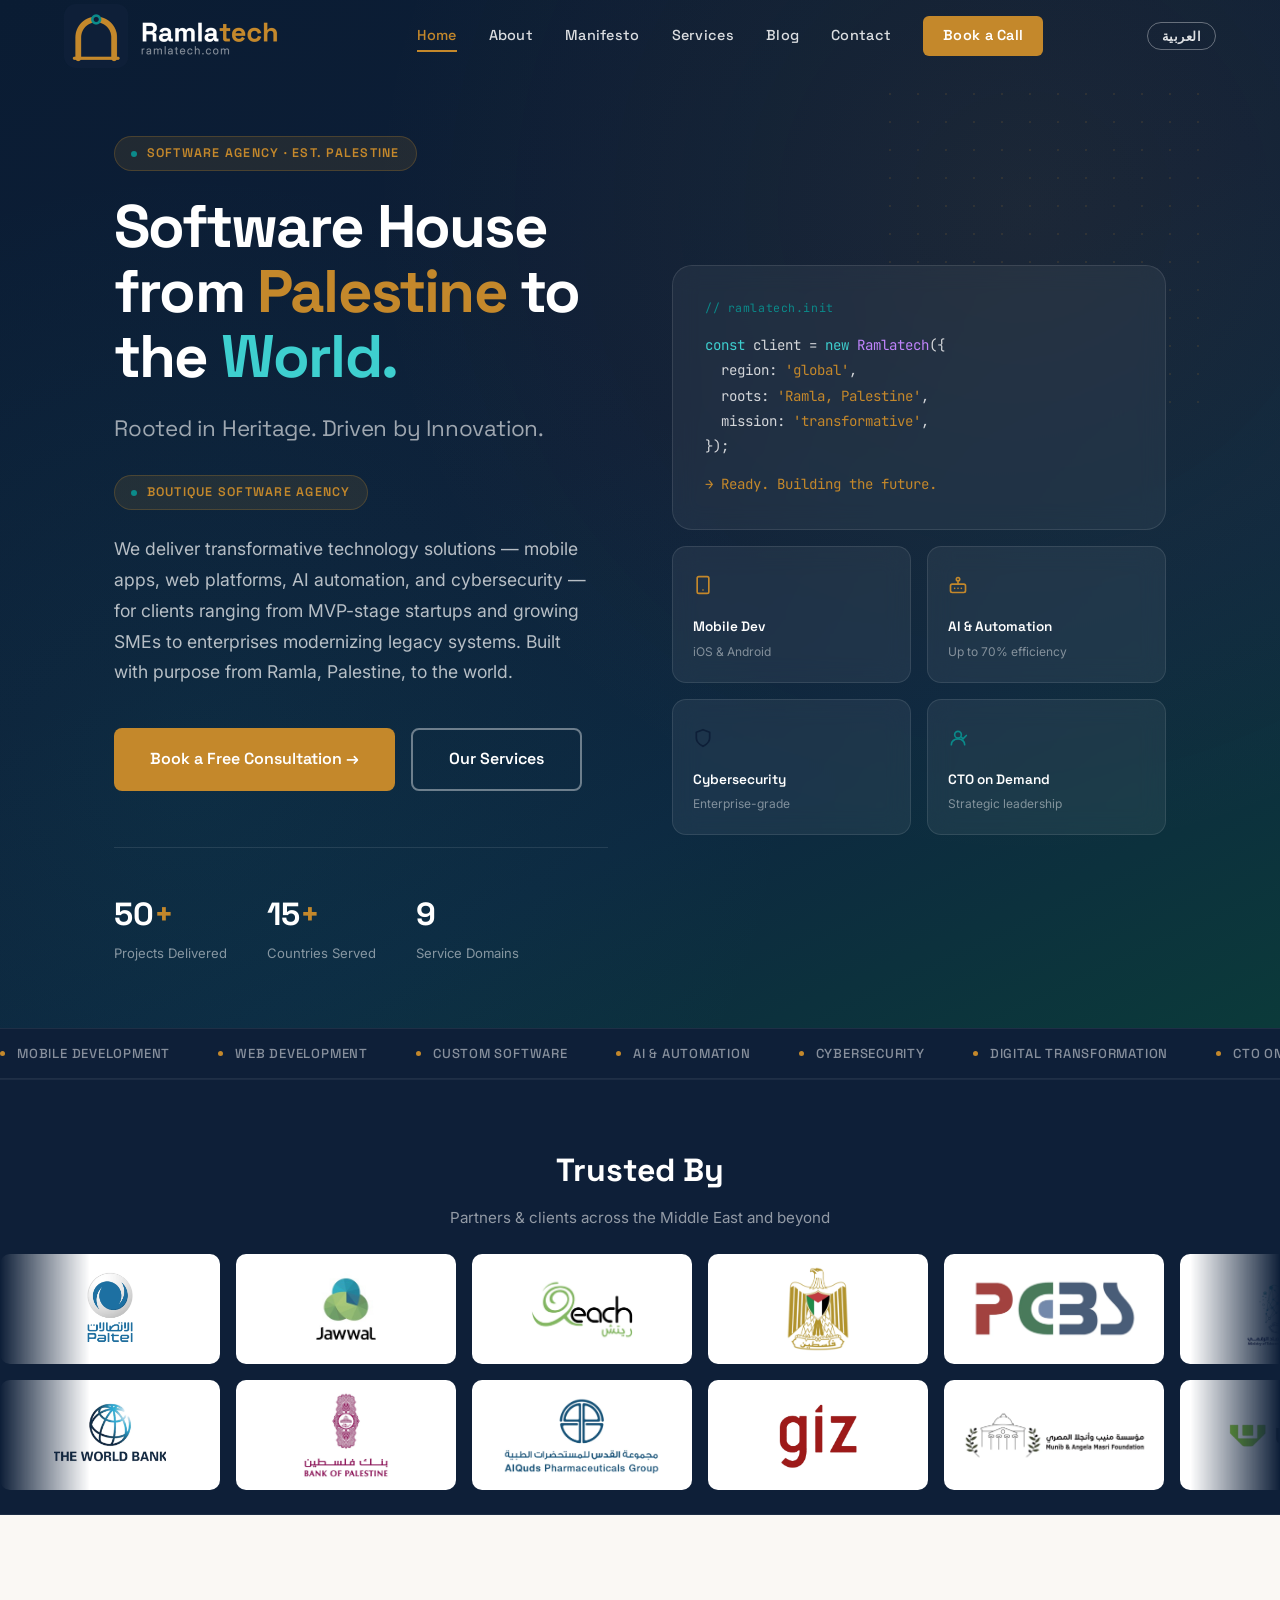
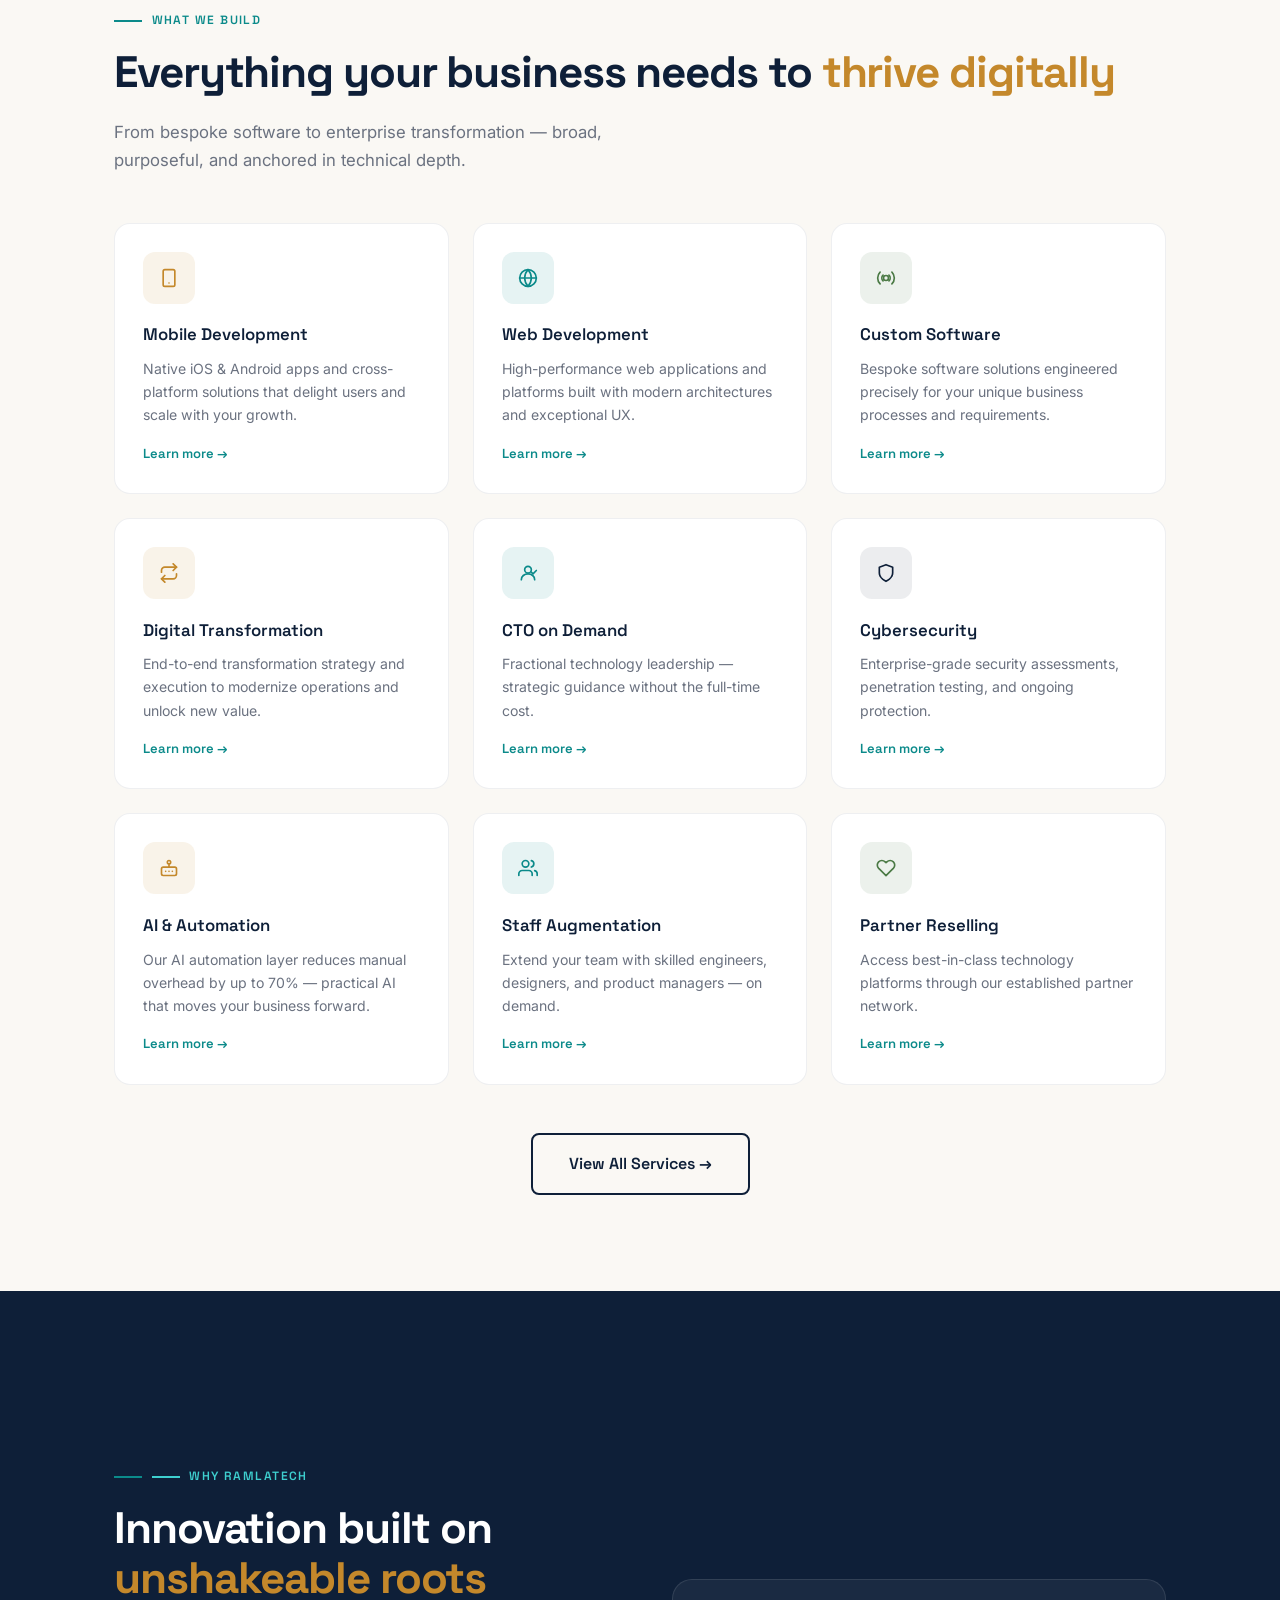
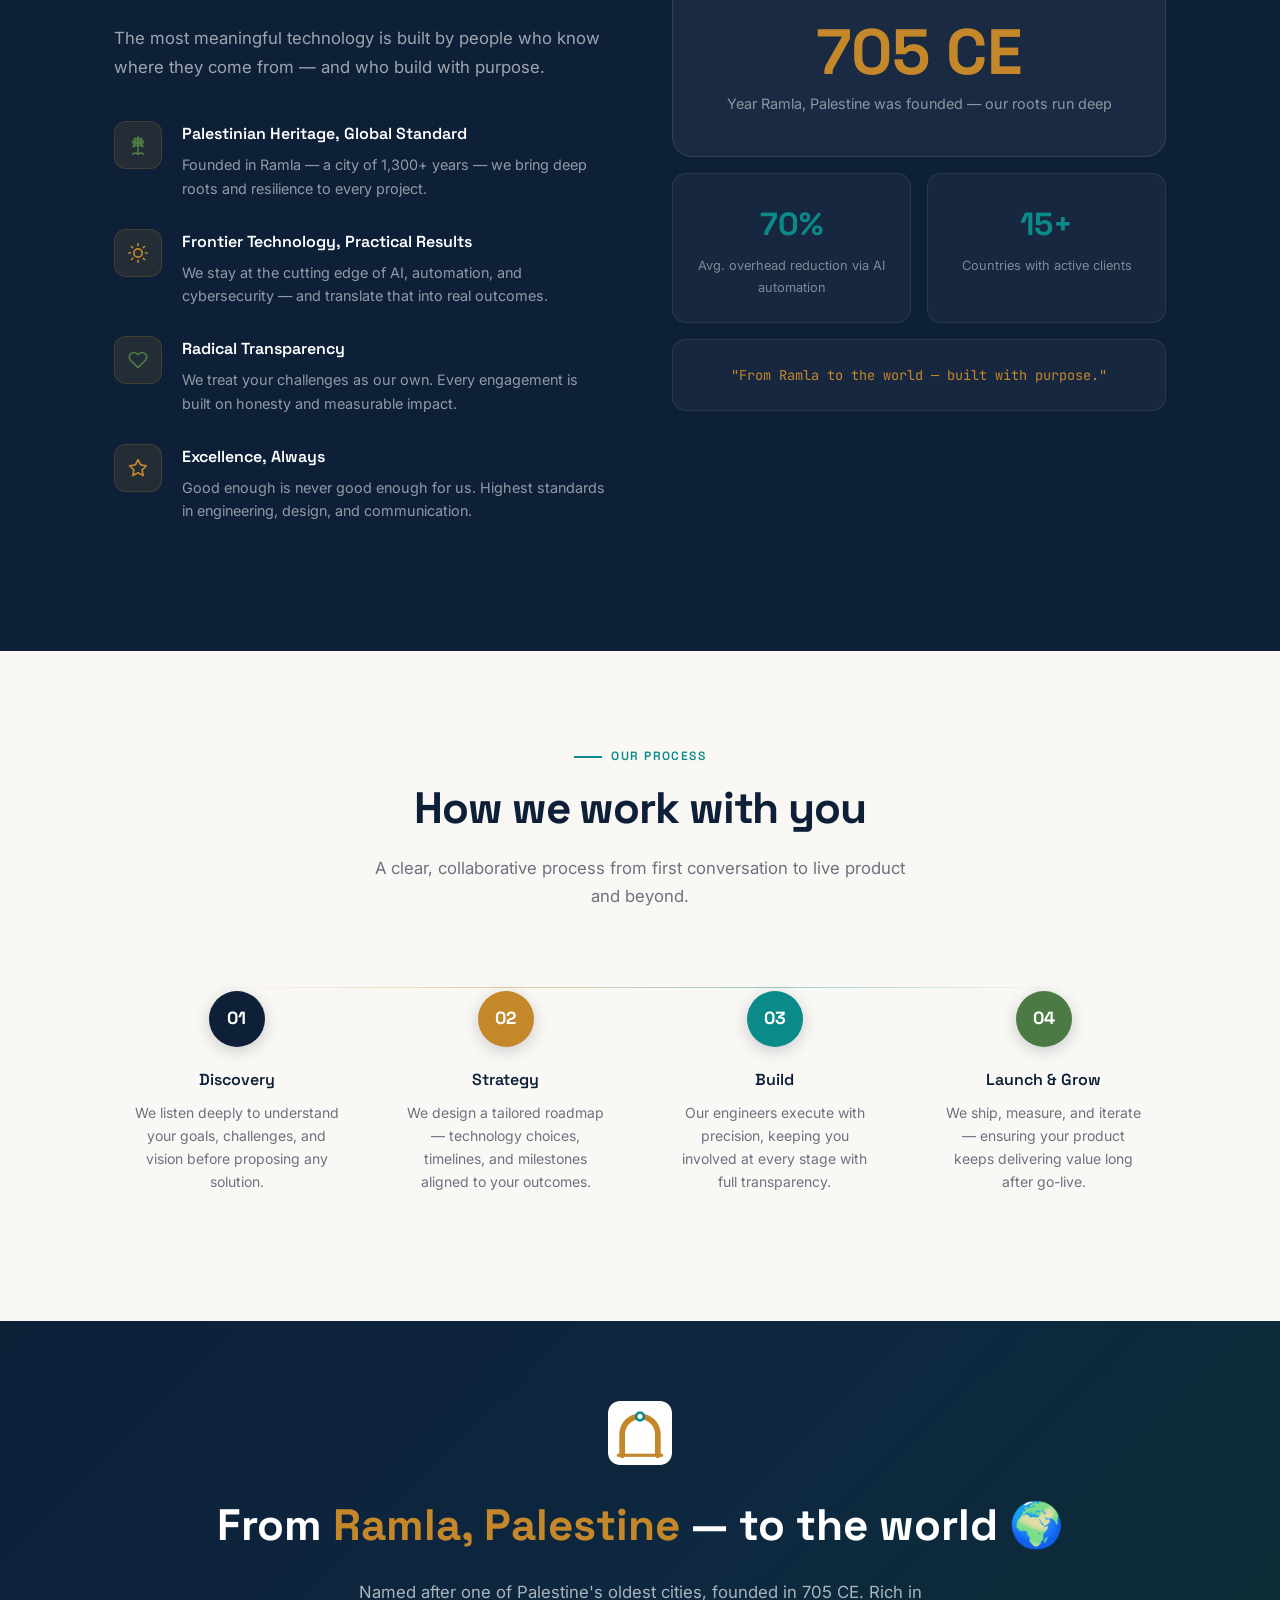
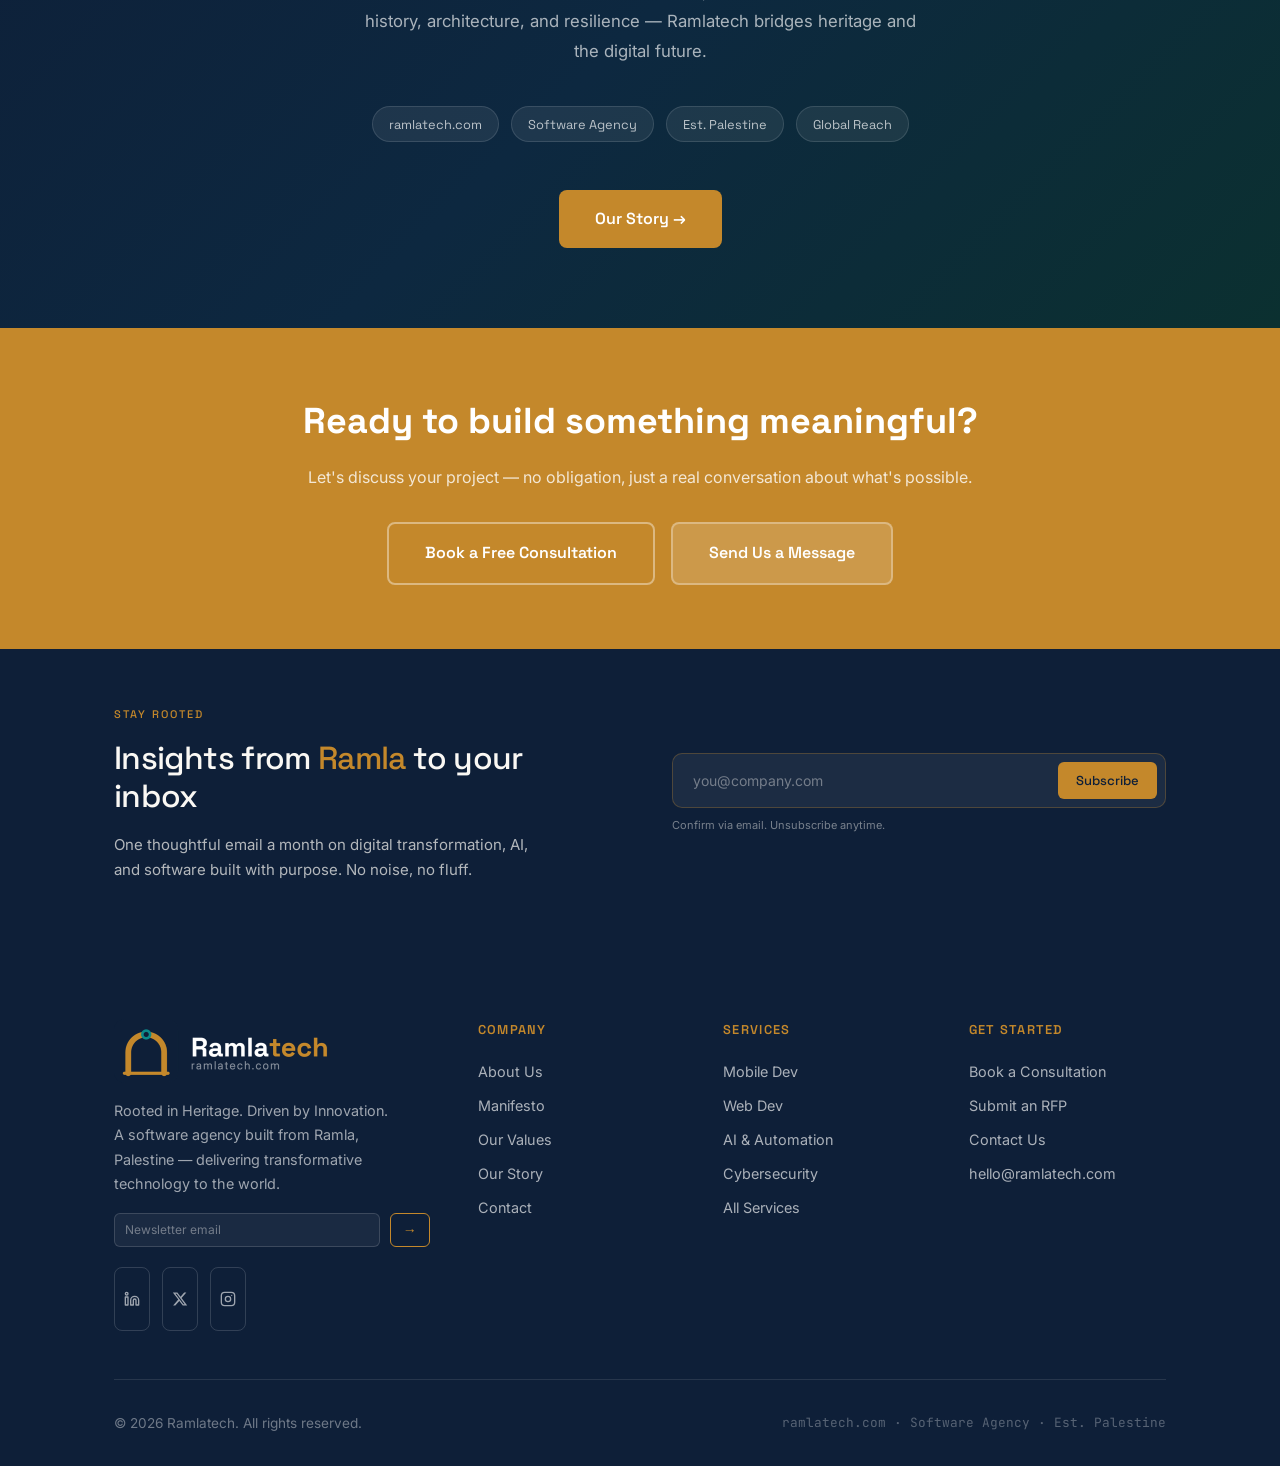
<file: index.html>
<!DOCTYPE html>
<html lang="en">
<head>
<meta charset="UTF-8" />
<meta name="viewport" content="width=device-width, initial-scale=1.0" />
<title>Ramlatech — Boutique Software House from Palestine | Custom Solutions</title>
<meta name="description" content="Ramlatech is a software house rooted in Palestine, delivering software, web, mobile, AI automation, SEO, and cybersecurity for businesses across MENA, USA, and Canada." />
<meta name="keywords" content="software agency Palestine, custom software development, mobile app development, AI automation, web development, boutique software agency, Levant tech, GCC software company" />
<meta name="author" content="Ramlatech" />
<meta name="robots" content="index, follow" />
<link rel="canonical" href="https://ramlatech.com/" />
<link rel="alternate" hreflang="en" href="https://ramlatech.com/" />
<link rel="alternate" hreflang="ar" href="https://ramlatech.com/?lang=ar" />

<!-- Open Graph -->
<meta property="og:type" content="website" />
<meta property="og:url" content="https://ramlatech.com/" />
<meta property="og:title" content="Ramlatech — Boutique Software House from Palestine | Custom Solutions" />
<meta property="og:description" content="Ramlatech is a software house rooted in Palestine, delivering software, web, mobile, AI automation, SEO, and cybersecurity for businesses across MENA, USA, and Canada." />
<meta property="og:image" content="https://ramlatech.com/assets/og-card.jpg" />
<meta property="og:image:width" content="1200" />
<meta property="og:image:height" content="630" />
<meta property="og:site_name" content="Ramlatech" />
<meta property="og:locale" content="en_US" />

<!-- Twitter/X Card -->
<meta name="twitter:card" content="summary_large_image" />
<meta name="twitter:site" content="@ramlatech" />
<meta name="twitter:title" content="Ramlatech — Boutique Software House from Palestine" />
<meta name="twitter:description" content="Software house rooted in Palestine, delivering web, mobile, AI automation, SEO, and cybersecurity for businesses across MENA, USA, and Canada." />
<meta name="twitter:image" content="https://ramlatech.com/assets/og-card.jpg" />

<!-- Structured Data -->
<script type="application/ld+json">
{
  "@context": "https://schema.org",
  "@type": "ProfessionalService",
  "name": "Ramlatech",
  "description": "Boutique software agency delivering high-quality web, mobile, and AI-powered solutions for businesses across the Levant, GCC, USA, and Canada.",
  "url": "https://ramlatech.com",
  "logo": "https://ramlatech.com/assets/logo-navy.png",
  "foundingLocation": "Ramla, Palestine",
  "slogan": "Rooted in Heritage. Driven by Innovation.",
  "email": "hello@ramlatech.com",
  "sameAs": [
    "https://www.linkedin.com/company/ramlatech",
    "https://x.com/ramlatech",
    "https://www.instagram.com/ramlatech"
  ],
  "areaServed": ["Palestine", "Jordan", "Iraq", "UAE", "Saudi Arabia", "Qatar", "Kuwait", "Bahrain", "Oman", "United States", "Canada"],
  "serviceType": ["Web Development", "Mobile App Development", "AI & Automation", "Cybersecurity", "UI/UX Design", "Custom Software Development"],
  "numberOfEmployees": {"@type": "QuantitativeValue", "minValue": 11, "maxValue": 50},
  "parentOrganization": {
    "@type": "Organization",
    "name": "ACT Plus Digital Solutions"
  }
}
</script>
<link rel="icon" type="image/png" href="assets/mark-navy.png" />
<link rel="preconnect" href="https://fonts.googleapis.com" />
<link rel="preconnect" href="https://fonts.gstatic.com" crossorigin />
<link rel="stylesheet" href="https://fonts.googleapis.com/css2?family=Space+Grotesk:wght@300;400;500;600;700&family=Inter:wght@300;400;500;600;700&family=JetBrains+Mono:wght@400;500&family=Cairo:wght@400;500;600;700&display=swap" />
<link rel="dns-prefetch" href="https://www.googletagmanager.com" />
<link rel="dns-prefetch" href="https://groot.mailerlite.com" />
<link rel="preload" href="main.css" as="style" />
<link rel="stylesheet" href="main.css" />
<style>
.hero { min-height: 100vh; background: linear-gradient(155deg, #0a1c33 0%, #0E1F38 45%, #0d2840 70%, #0b3a3a 100%); display: flex; align-items: center; padding-top: 72px; overflow: hidden; }
.hero-bg { position: absolute; inset: 0; background-image: radial-gradient(circle at 80% 20%, rgba(196,136,43,0.08) 0%, transparent 50%), radial-gradient(circle at 15% 75%, rgba(11,138,138,0.1) 0%, transparent 45%); pointer-events: none; }
.hero-dots { position: absolute; top: 80px; right: 5%; width: 340px; height: 340px; background-image: radial-gradient(circle, rgba(196,136,43,0.25) 1.5px, transparent 1.5px); background-size: 28px 28px; opacity: 0.5; pointer-events: none; }
.hero-inner { display: grid; grid-template-columns: 1fr 1fr; gap: 4rem; align-items: center; min-height: calc(100vh - 72px); padding: 4rem 0; }
.hero-tagline { font-family: var(--font-display); font-size: clamp(1.1rem, 2vw, 1.4rem); font-weight: 400; color: rgba(255,255,255,0.6); letter-spacing: -0.01em; line-height: 1.3; margin-bottom: 1rem; }
.hero-eyebrow { display: inline-flex; align-items: center; gap: 0.6rem; background: rgba(196,136,43,0.12); border: 1px solid rgba(196,136,43,0.25); color: var(--gold); font-family: var(--font-display); font-size: 0.78rem; font-weight: 600; letter-spacing: 0.1em; text-transform: uppercase; padding: 0.4rem 1rem; border-radius: 100px; margin-bottom: 1.5rem; }
.hero-eyebrow .dot { width: 6px; height: 6px; background: var(--teal); border-radius: 50%; animation: pulse 2s infinite; }
@keyframes pulse { 0%,100%{opacity:1;} 50%{opacity:0.3;} }
.hero h1 { font-family: var(--font-display); font-size: clamp(2.6rem, 5vw, 3.75rem); font-weight: 700; color: var(--white); letter-spacing: -0.03em; line-height: 1.08; margin-bottom: 1.5rem; }
.hero h1 .gold { color: var(--gold); }
.hero h1 .teal { color: #3ecfcf; }
.hero-desc { font-size: 1.1rem; color: rgba(255,255,255,0.7); line-height: 1.75; max-width: 480px; margin-bottom: 2.5rem; }
.hero-actions { display: flex; gap: 1rem; flex-wrap: wrap; }
.hero-stats { display: flex; gap: 2.5rem; margin-top: 3.5rem; padding-top: 2.5rem; border-top: 1px solid rgba(255,255,255,0.1); }
.hero-stat .num { font-family: var(--font-display); font-size: 2rem; font-weight: 700; color: var(--white); }
.hero-stat .num em { color: var(--gold); font-style: normal; }
.hero-stat .lbl { font-size: 0.82rem; color: rgba(255,255,255,0.5); margin-top: 0.15rem; }
.hero-visual { display: flex; flex-direction: column; gap: 1rem; }
.hero-card-main { background: rgba(255,255,255,0.05); border: 1px solid rgba(255,255,255,0.1); border-radius: 20px; padding: 2rem; backdrop-filter: blur(12px); animation: floatY 6s ease-in-out infinite; }
.hero-card-main .card-label { font-family: var(--font-mono); font-size: 0.72rem; color: var(--teal); letter-spacing: 0.05em; margin-bottom: 1rem; }
.code-line { font-family: var(--font-mono); font-size: 0.88rem; color: rgba(255,255,255,0.8); line-height: 1.8; }
.code-line .kw { color: #3ecfcf; }
.code-line .str { color: var(--gold); }
.code-line .obj { color: #c084fc; }
.hero-mini-cards { display: grid; grid-template-columns: 1fr 1fr; gap: 1rem; }
.hero-mini-card { background: rgba(255,255,255,0.06); border: 1px solid rgba(255,255,255,0.1); border-radius: 14px; padding: 1.25rem; backdrop-filter: blur(12px); }
.hero-mini-card .icon { font-size: 1.5rem; margin-bottom: 0.6rem; }
.hero-mini-card .title { font-family: var(--font-display); font-size: 0.85rem; font-weight: 600; color: var(--white); }
.hero-mini-card .sub { font-size: 0.75rem; color: rgba(255,255,255,0.45); margin-top: 0.2rem; }
.ticker { background: var(--navy); border-top: 1px solid rgba(255,255,255,0.07); border-bottom: 1px solid rgba(255,255,255,0.07); padding: 0.85rem 0; overflow: hidden; }
.ticker-inner { display: flex; gap: 3rem; animation: marquee 30s linear infinite; white-space: nowrap; }
@keyframes marquee { from { transform: translateX(0); } to { transform: translateX(-50%); } }
.ticker-item { display: flex; align-items: center; gap: 0.75rem; font-family: var(--font-display); font-size: 0.82rem; font-weight: 500; color: rgba(255,255,255,0.5); letter-spacing: 0.06em; text-transform: uppercase; }
.ticker-dot { width: 5px; height: 5px; background: var(--gold); border-radius: 50%; flex-shrink: 0; }
.services-grid { display: grid; grid-template-columns: repeat(3, 1fr); gap: 1.5rem; margin-top: 3rem; }
.service-card { background: var(--white); border-radius: 16px; padding: 1.75rem; border: 1px solid rgba(14,31,56,0.07); transition: transform 0.3s var(--ease), box-shadow 0.3s var(--ease); position: relative; overflow: hidden; }
.service-card::before { content: ''; position: absolute; top: 0; left: 0; right: 0; height: 3px; background: linear-gradient(90deg, var(--gold), var(--teal)); transform: scaleX(0); transition: transform 0.3s var(--ease); }
.service-card:hover::before { transform: scaleX(1); }
.service-card:hover { transform: translateY(-6px); box-shadow: 0 20px 48px rgba(14,31,56,0.12); }
.service-icon { width: 52px; height: 52px; border-radius: 12px; display: flex; align-items: center; justify-content: center; font-size: 1.4rem; margin-bottom: 1.1rem; }
.service-card h3 { font-family: var(--font-display); font-size: 1.05rem; font-weight: 600; color: var(--navy); margin-bottom: 0.5rem; }
.service-card p { font-size: 0.88rem; color: var(--stone); line-height: 1.65; }
.service-link { display: inline-flex; align-items: center; gap: 0.4rem; font-family: var(--font-display); font-size: 0.82rem; font-weight: 600; color: var(--teal); margin-top: 1rem; transition: gap 0.2s; }
.service-link:hover { gap: 0.7rem; }
.why { background: var(--navy); color: var(--white); overflow: hidden; }
.why-grid { display: grid; grid-template-columns: 1fr 1fr; gap: 4rem; align-items: center; margin-top: 3rem; }
.why-points { display: flex; flex-direction: column; gap: 1.75rem; }
.why-point { display: flex; gap: 1.25rem; align-items: flex-start; }
.why-point-icon { width: 48px; height: 48px; flex-shrink: 0; border-radius: 12px; background: rgba(196,136,43,0.12); border: 1px solid rgba(196,136,43,0.2); display: flex; align-items: center; justify-content: center; font-size: 1.3rem; }
.why-point h4 { font-family: var(--font-display); font-size: 1rem; font-weight: 600; color: var(--white); margin-bottom: 0.35rem; }
.why-point p { font-size: 0.9rem; color: rgba(255,255,255,0.55); line-height: 1.65; }
.why-visual { display: flex; flex-direction: column; gap: 1rem; }
.why-big-stat { background: rgba(255,255,255,0.05); border: 1px solid rgba(255,255,255,0.1); border-radius: 20px; padding: 2.5rem; text-align: center; }
.why-big-stat .n { font-family: var(--font-display); font-size: 4rem; font-weight: 700; color: var(--gold); line-height: 1; }
.why-big-stat .l { font-size: 0.9rem; color: rgba(255,255,255,0.5); margin-top: 0.5rem; }
.why-stats-row { display: grid; grid-template-columns: 1fr 1fr; gap: 1rem; }
.why-mini-stat { background: rgba(255,255,255,0.04); border: 1px solid rgba(255,255,255,0.08); border-radius: 14px; padding: 1.5rem; text-align: center; }
.why-mini-stat .n { font-family: var(--font-display); font-size: 2rem; font-weight: 700; color: var(--teal); }
.why-mini-stat .l { font-size: 0.8rem; color: rgba(255,255,255,0.45); margin-top: 0.3rem; }
.process-steps { display: grid; grid-template-columns: repeat(4, 1fr); gap: 1.5rem; margin-top: 3rem; position: relative; }
.process-steps::before { content: ''; position: absolute; top: 28px; left: 10%; right: 10%; height: 1px; background: linear-gradient(90deg, transparent, var(--gold), var(--teal), transparent); opacity: 0.4; }
.process-step { text-align: center; padding: 2rem 1.25rem; }
.step-num { width: 56px; height: 56px; border-radius: 50%; background: var(--navy); color: var(--white); font-family: var(--font-display); font-weight: 700; font-size: 1.1rem; display: flex; align-items: center; justify-content: center; margin: 0 auto 1.25rem; position: relative; z-index: 1; box-shadow: 0 4px 16px rgba(14,31,56,0.2); }
.process-step:nth-child(2) .step-num { background: var(--gold); }
.process-step:nth-child(3) .step-num { background: var(--teal); }
.process-step:nth-child(4) .step-num { background: var(--olive); }
.process-step h3 { font-family: var(--font-display); font-size: 1rem; font-weight: 600; color: var(--navy); margin-bottom: 0.5rem; }
.process-step p { font-size: 0.875rem; color: var(--stone); line-height: 1.65; }
.heritage { background: linear-gradient(135deg, var(--navy) 0%, #0d2840 50%, #0b3030 100%); padding: 5rem 0; text-align: center; overflow: hidden; }
.heritage h2 { font-family: var(--font-display); font-size: clamp(1.75rem, 4vw, 2.75rem); font-weight: 700; color: var(--white); margin-bottom: 1rem; }
.heritage h2 span { color: var(--gold); }
.heritage p { font-size: 1.05rem; color: rgba(255,255,255,0.65); max-width: 580px; margin: 0 auto 2.5rem; line-height: 1.75; }
.heritage-tags { display: flex; justify-content: center; gap: 0.75rem; flex-wrap: wrap; margin-bottom: 3rem; }
.heritage-tag { background: rgba(255,255,255,0.07); border: 1px solid rgba(255,255,255,0.12); color: rgba(255,255,255,0.7); font-family: var(--font-display); font-size: 0.8rem; padding: 0.4rem 1rem; border-radius: 100px; }
.cta-strip { background: var(--gold); padding: 4rem 0; text-align: center; }
.cta-strip h2 { font-family: var(--font-display); font-size: clamp(1.6rem, 3vw, 2.25rem); font-weight: 700; color: var(--white); margin-bottom: 0.75rem; }
.cta-strip p { color: rgba(255,255,255,0.8); margin-bottom: 2rem; }
@media(max-width:900px) { .hero-inner { grid-template-columns: 1fr; } .hero-visual { display: none; } .why-grid { grid-template-columns: 1fr; } .why-visual { display: none; } .services-grid { grid-template-columns: repeat(2,1fr); } .process-steps { grid-template-columns: repeat(2,1fr); } .process-steps::before { display: none; } }
@media(max-width:640px) { .services-grid { grid-template-columns: 1fr; } .process-steps { grid-template-columns: 1fr; } .hero-stats { gap: 1.5rem; } }
.clients-carousel { background: #0E1F38; border-top: 1px solid rgba(255,255,255,0.06); border-bottom: 1px solid rgba(255,255,255,0.06); padding: 1.5rem 0; }
.clients-carousel-header { text-align: center; padding: 2.5rem 0 1.5rem; }
.clients-carousel-header h2 { font-family: var(--font-display); font-size: clamp(1.4rem, 2.5vw, 2rem); font-weight: 700; color: var(--white); margin-bottom: 0.5rem; }
.clients-carousel-header p { color: rgba(255,255,255,0.55); font-size: 0.95rem; }
.marquee-wrapper { overflow: hidden; -webkit-mask-image: linear-gradient(to right, transparent 0%, black 7%, black 93%, transparent 100%); mask-image: linear-gradient(to right, transparent 0%, black 7%, black 93%, transparent 100%); margin-bottom: 1rem; }
.marquee-wrapper:last-child { margin-bottom: 0; }
.clients-track { display: flex; gap: 1rem; width: max-content; animation: logoScroll 40s linear infinite; }
.clients-track.reverse { animation: logoScrollReverse 45s linear infinite; }
.marquee-wrapper:hover .clients-track { animation-play-state: paused; }
.client-card { width: 220px; height: 110px; background: #fff; border-radius: 10px; padding: 0.75rem; flex-shrink: 0; display: flex; align-items: center; justify-content: center; transition: transform 0.2s, box-shadow 0.2s; }
.client-card:hover { transform: translateY(-3px); box-shadow: 0 8px 24px rgba(0,0,0,0.35); }
.client-card img { width: 100%; height: 100%; object-fit: contain; filter: grayscale(30%); transition: filter 0.3s ease; }
.client-card:hover img { filter: grayscale(0%); }
@keyframes logoScroll { 0% { transform: translateX(0); } 100% { transform: translateX(-50%); } }
@keyframes logoScrollReverse { 0% { transform: translateX(-50%); } 100% { transform: translateX(0); } }
</style>
<!-- Google tag (gtag.js) -->
<script async src="https://www.googletagmanager.com/gtag/js?id=G-KXS97MYKLJ"></script>
<script>
  window.dataLayer = window.dataLayer || [];
  function gtag(){dataLayer.push(arguments);}
  gtag('js', new Date());
  gtag('config', 'G-KXS97MYKLJ');
</script>
</head>
<body>
<nav id="main-nav">
  <a href="index.html" class="nav-logo"><img src="assets/logo-nav.png" alt="Ramlatech boutique software agency logo" width="499" height="128" /></a>
  <div class="nav-links">
    <a href="index.html" data-i18n="nav.home">Home</a>
    <a href="about.html" data-i18n="nav.about">About</a>
    <a href="manifesto.html">Manifesto</a>
    <a href="services.html" data-i18n="nav.services">Services</a>
    <a href="blog.html" data-i18n="nav.blog">Blog</a>
    <a href="contact.html" data-i18n="nav.contact">Contact</a>
    <a href="contact.html#book" class="nav-cta" data-i18n="nav.book">Book a Call</a>
  </div>
  <button class="lang-toggle" id="lang-toggle" aria-label="Switch language">العربية</button>
  <div class="nav-burger"><span></span><span></span><span></span></div>
</nav>
<section class="hero">
  <div class="hero-bg"></div>
  <div class="hero-dots"></div>
  <div class="container">
    <div class="hero-inner">
      <div class="hero-content">
        <div class="hero-eyebrow anim-up"><span class="dot"></span> <span data-i18n="idx.eyebrow1">Software Agency · Est. Palestine</span></div>
        <h1 class="anim-up anim-up-d1" data-i18n-html="idx.h1">Software House from <span class="gold">Palestine</span> to the <span class="teal">World.</span></h1>
        <h2 class="hero-tagline anim-up anim-up-d2" data-i18n-html="idx.tagline">Rooted in <span class="gold">Heritage.</span> Driven by <span class="teal">Innovation.</span></h2>
        <div class="hero-eyebrow anim-up anim-up-d3" style="margin-top:1rem;"><span class="dot"></span> <span data-i18n="idx.eyebrow2">Boutique Software Agency</span></div>
        <p class="hero-desc anim-up anim-up-d3" data-i18n="idx.desc">We deliver transformative technology solutions — mobile apps, web platforms, AI automation, and cybersecurity — for clients ranging from MVP-stage startups and growing SMEs to enterprises modernizing legacy systems. Built with purpose from Ramla, Palestine, to the world.</p>
        <div class="hero-actions anim-up anim-up-d4">
          <a href="contact.html#book" class="btn btn-primary btn-lg" data-i18n="idx.cta1">Book a Free Consultation →</a>
          <a href="services.html" class="btn btn-secondary btn-lg" data-i18n="idx.cta2">Our Services</a>
        </div>
        <div class="hero-stats anim-up anim-up-d4">
          <div class="hero-stat"><div class="num">50<em>+</em></div><div class="lbl" data-i18n="idx.stat1">Projects Delivered</div></div>
          <div class="hero-stat"><div class="num">15<em>+</em></div><div class="lbl" data-i18n="idx.stat2">Countries Served</div></div>
          <div class="hero-stat"><div class="num">9</div><div class="lbl" data-i18n="idx.stat3">Service Domains</div></div>
        </div>
      </div>
      <div class="hero-visual anim-up anim-up-d2">
        <div class="hero-card-main">
          <div class="card-label">// ramlatech.init</div>
          <div class="code-line"><span class="kw">const</span> client = <span class="kw">new</span> <span class="obj">Ramlatech</span>({</div>
          <div class="code-line">&nbsp;&nbsp;region: <span class="str">'global'</span>,</div>
          <div class="code-line">&nbsp;&nbsp;roots: <span class="str">'Ramla, Palestine'</span>,</div>
          <div class="code-line">&nbsp;&nbsp;mission: <span class="str">'transformative'</span>,</div>
          <div class="code-line">});</div>
          <div class="code-line" data-i18n="idx.card.output" style="margin-top:0.75rem;color:var(--gold);">→ Ready. Building the future.</div>
        </div>
        <div class="hero-mini-cards">
          <div class="hero-mini-card"><div class="icon"><svg width="20" height="20" viewBox="0 0 24 24" fill="none" stroke="#C4882B" stroke-width="2" stroke-linecap="round" stroke-linejoin="round"><rect x="5" y="2" width="14" height="20" rx="2"/><line x1="12" y1="18" x2="12" y2="18"/></svg></div><div class="title" data-i18n="idx.mini.mob_t">Mobile Dev</div><div class="sub" data-i18n="idx.mini.mob_s">iOS & Android</div></div>
          <div class="hero-mini-card"><div class="icon"><svg width="20" height="20" viewBox="0 0 24 24" fill="none" stroke="#C4882B" stroke-width="2" stroke-linecap="round" stroke-linejoin="round"><rect x="3" y="11" width="18" height="10" rx="2"/><circle cx="12" cy="5" r="2"/><path d="M12 7v4"/><line x1="8" y1="16" x2="8" y2="16"/><line x1="12" y1="16" x2="12" y2="16"/><line x1="16" y1="16" x2="16" y2="16"/></svg></div><div class="title" data-i18n="idx.mini.ai_t">AI & Automation</div><div class="sub" data-i18n="idx.mini.ai_s">Up to 70% efficiency</div></div>
          <div class="hero-mini-card"><div class="icon"><svg width="20" height="20" viewBox="0 0 24 24" fill="none" stroke="#0E1F38" stroke-width="2" stroke-linecap="round" stroke-linejoin="round"><path d="M12 22s8-4 8-10V5l-8-3-8 3v7c0 6 8 10 8 10z"/></svg></div><div class="title" data-i18n="idx.mini.sec_t">Cybersecurity</div><div class="sub" data-i18n="idx.mini.sec_s">Enterprise-grade</div></div>
          <div class="hero-mini-card"><div class="icon"><svg width="20" height="20" viewBox="0 0 24 24" fill="none" stroke="#0B8A8A" stroke-width="2" stroke-linecap="round" stroke-linejoin="round"><circle cx="12" cy="8" r="4"/><path d="M4 20c0-4 3.6-7 8-7s8 3 8 7"/><polyline points="16 11 18 13 22 9"/></svg></div><div class="title" data-i18n="idx.mini.cto_t">CTO on Demand</div><div class="sub" data-i18n="idx.mini.cto_s">Strategic leadership</div></div>
        </div>
      </div>
    </div>
  </div>
</section>
<div class="ticker">
  <div class="ticker-inner">
    <div class="ticker-item"><span class="ticker-dot"></span><span data-i18n="tick.mobile">Mobile Development</span></div>
    <div class="ticker-item"><span class="ticker-dot"></span><span data-i18n="tick.web">Web Development</span></div>
    <div class="ticker-item"><span class="ticker-dot"></span><span data-i18n="tick.custom">Custom Software</span></div>
    <div class="ticker-item"><span class="ticker-dot"></span><span data-i18n="tick.ai">AI & Automation</span></div>
    <div class="ticker-item"><span class="ticker-dot"></span><span data-i18n="tick.sec">Cybersecurity</span></div>
    <div class="ticker-item"><span class="ticker-dot"></span><span data-i18n="tick.digital">Digital Transformation</span></div>
    <div class="ticker-item"><span class="ticker-dot"></span><span data-i18n="tick.cto">CTO on Demand</span></div>
    <div class="ticker-item"><span class="ticker-dot"></span><span data-i18n="tick.staff">Staff Augmentation</span></div>
    <div class="ticker-item"><span class="ticker-dot"></span><span data-i18n="tick.partner">Partner Reselling</span></div>
    <div class="ticker-item"><span class="ticker-dot"></span><span data-i18n="tick.mobile">Mobile Development</span></div>
    <div class="ticker-item"><span class="ticker-dot"></span><span data-i18n="tick.web">Web Development</span></div>
    <div class="ticker-item"><span class="ticker-dot"></span><span data-i18n="tick.custom">Custom Software</span></div>
    <div class="ticker-item"><span class="ticker-dot"></span><span data-i18n="tick.ai">AI & Automation</span></div>
    <div class="ticker-item"><span class="ticker-dot"></span><span data-i18n="tick.sec">Cybersecurity</span></div>
    <div class="ticker-item"><span class="ticker-dot"></span><span data-i18n="tick.digital">Digital Transformation</span></div>
    <div class="ticker-item"><span class="ticker-dot"></span><span data-i18n="tick.cto">CTO on Demand</span></div>
    <div class="ticker-item"><span class="ticker-dot"></span><span data-i18n="tick.staff">Staff Augmentation</span></div>
    <div class="ticker-item"><span class="ticker-dot"></span><span data-i18n="tick.partner">Partner Reselling</span></div>
  </div>
</div>
<!-- Client Logo Carousel -->
<div class="clients-carousel">
  <div class="clients-carousel-header">
    <h2>Trusted By</h2>
    <p>Partners &amp; clients across the Middle East and beyond</p>
  </div>
  <!-- Row 1 → left -->
  <div class="marquee-wrapper">
    <div class="clients-track">
      <div class="client-card"><img width="800" height="670" decoding="async" loading="lazy" src="assets/clients/1%20Paltel.webp" alt="Paltel"></div>
      <div class="client-card" style="overflow:hidden"><img width="410" height="410" decoding="async" loading="lazy" src="assets/clients/2%20Jawwal.svg" alt="Jawwal" style="transform:scale(1.1);transform-origin:center"></div>
      <div class="client-card"><img width="800" height="307" decoding="async" loading="lazy" src="assets/clients/3%20Reach.webp" alt="Reach"></div>
      <div class="client-card"><img width="597" height="800" decoding="async" loading="lazy" src="assets/clients/4%20Palestinian%20Authority.webp" alt="Palestinian Authority"></div>
      <div class="client-card"><img width="800" height="347" decoding="async" loading="lazy" src="assets/clients/5%20PCBS.webp" alt="PCBS"></div>
      <div class="client-card"><img width="800" height="450" decoding="async" loading="lazy" src="assets/clients/6%20Ministry%20of%20Telecommunications%20%26%20Digital%20Economy.webp" alt="MTIT"></div>
      <div class="client-card" style="overflow:hidden"><img decoding="async" src="assets/clients/MTIT%20New.avif" alt="MTIT" style="transform:scale(1.47);transform-origin:center" width="500" height="300" loading="lazy"></div>
      <div class="client-card" style="overflow:hidden"><img decoding="async" src="assets/clients/PMA%20Final%20.jpg" alt="PMA" style="transform:scale(1.27);transform-origin:center" width="640" height="360" loading="lazy"></div>
      <div class="client-card"><img width="800" height="450" decoding="async" loading="lazy" src="assets/clients/7%20PMA.webp" alt="Palestine Monetary Authority"></div>
      <!-- duplicates for seamless loop -->
      <div class="client-card"><img width="800" height="670" decoding="async" loading="lazy" src="assets/clients/1%20Paltel.webp" alt="Paltel"></div>
      <div class="client-card" style="overflow:hidden"><img width="410" height="410" decoding="async" loading="lazy" src="assets/clients/2%20Jawwal.svg" alt="Jawwal" style="transform:scale(1.1);transform-origin:center"></div>
      <div class="client-card"><img width="800" height="307" decoding="async" loading="lazy" src="assets/clients/3%20Reach.webp" alt="Reach"></div>
      <div class="client-card"><img width="597" height="800" decoding="async" loading="lazy" src="assets/clients/4%20Palestinian%20Authority.webp" alt="Palestinian Authority"></div>
      <div class="client-card"><img width="800" height="347" decoding="async" loading="lazy" src="assets/clients/5%20PCBS.webp" alt="PCBS"></div>
      <div class="client-card"><img width="800" height="450" decoding="async" loading="lazy" src="assets/clients/6%20Ministry%20of%20Telecommunications%20%26%20Digital%20Economy.webp" alt="MTIT"></div>
      <div class="client-card" style="overflow:hidden"><img decoding="async" src="assets/clients/MTIT%20New.avif" alt="MTIT" style="transform:scale(1.47);transform-origin:center" width="500" height="300" loading="lazy"></div>
      <div class="client-card" style="overflow:hidden"><img decoding="async" src="assets/clients/PMA%20Final%20.jpg" alt="PMA" style="transform:scale(1.27);transform-origin:center" width="640" height="360" loading="lazy"></div>
      <div class="client-card"><img width="800" height="450" decoding="async" loading="lazy" src="assets/clients/7%20PMA.webp" alt="Palestine Monetary Authority"></div>
    </div>
  </div>
  <!-- Row 2 ← right (reverse) -->
  <div class="marquee-wrapper">
    <div class="clients-track reverse">
      <div class="client-card"><img width="800" height="609" decoding="async" loading="lazy" src="assets/clients/8%20World%20Bank.webp" alt="World Bank"></div>
      <div class="client-card"><img width="800" height="800" decoding="async" loading="lazy" src="assets/clients/9%20Bank%20of%20Palestine.webp" alt="Bank of Palestine"></div>
      <div class="client-card"><img width="800" height="411" decoding="async" loading="lazy" src="assets/clients/12%20AlQuds%20Pharma.webp" alt="AlQuds Pharma"></div>
      <div class="client-card"><img width="800" height="522" decoding="async" loading="lazy" src="assets/clients/13%20GIZ.webp" alt="GIZ"></div>
      <div class="client-card"><img width="800" height="293" decoding="async" loading="lazy" src="assets/clients/14%20Munib%20%26%20Angela%20Masri%20Logo.webp" alt="Masri Foundation"></div>
      <div class="client-card"><img width="800" height="550" decoding="async" loading="lazy" src="assets/clients/15%20Upliftt.webp" alt="Upliftt"></div>
      <div class="client-card"><img width="1288" height="230" decoding="async" loading="lazy" src="assets/clients/Playgeko%20logo.svg" alt="Playgeko"></div>
      <div class="client-card" style="overflow:hidden"><img decoding="async" src="assets/clients/Playsonic%20Logo.jpg" alt="Playsonic" style="transform:scale(1.4);transform-origin:center" width="640" height="360" loading="lazy"></div>
      <div class="client-card"><img decoding="async" src="assets/clients/16.%20BK%20Plus%20Europe.png" alt="BK Plus Europe" style="transform:scale(0.75);transform-origin:center" width="330" height="240" loading="lazy"></div>
      <div class="client-card"><img src="assets/clients/BMORE%20Jordan.webp" alt="BMORE Jordan" width="600" height="300" loading="lazy" decoding="async"></div>
      <!-- duplicates for seamless loop -->
      <div class="client-card"><img width="800" height="609" decoding="async" loading="lazy" src="assets/clients/8%20World%20Bank.webp" alt="World Bank"></div>
      <div class="client-card"><img width="800" height="800" decoding="async" loading="lazy" src="assets/clients/9%20Bank%20of%20Palestine.webp" alt="Bank of Palestine"></div>
      <div class="client-card"><img width="800" height="411" decoding="async" loading="lazy" src="assets/clients/12%20AlQuds%20Pharma.webp" alt="AlQuds Pharma"></div>
      <div class="client-card"><img width="800" height="522" decoding="async" loading="lazy" src="assets/clients/13%20GIZ.webp" alt="GIZ"></div>
      <div class="client-card"><img width="800" height="293" decoding="async" loading="lazy" src="assets/clients/14%20Munib%20%26%20Angela%20Masri%20Logo.webp" alt="Masri Foundation"></div>
      <div class="client-card"><img width="800" height="550" decoding="async" loading="lazy" src="assets/clients/15%20Upliftt.webp" alt="Upliftt"></div>
      <div class="client-card"><img width="1288" height="230" decoding="async" loading="lazy" src="assets/clients/Playgeko%20logo.svg" alt="Playgeko"></div>
      <div class="client-card" style="overflow:hidden"><img decoding="async" src="assets/clients/Playsonic%20Logo.jpg" alt="Playsonic" style="transform:scale(1.4);transform-origin:center" width="640" height="360" loading="lazy"></div>
      <div class="client-card"><img decoding="async" src="assets/clients/16.%20BK%20Plus%20Europe.png" alt="BK Plus Europe" style="transform:scale(0.75);transform-origin:center" width="330" height="240" loading="lazy"></div>
      <div class="client-card"><img src="assets/clients/BMORE%20Jordan.webp" alt="BMORE Jordan" width="600" height="300" loading="lazy" decoding="async"></div>
    </div>
  </div>
</div>
<section class="section-pad" style="background:var(--pearl);">
  <div class="container">
    <div class="reveal">
      <div class="section-label" data-i18n="idx.svcs.label">What We Build</div>
      <h2 class="section-title" data-i18n-html="idx.svcs.title">Everything your business needs to <span>thrive digitally</span></h2>
      <p class="section-sub" data-i18n="idx.svcs.sub">From bespoke software to enterprise transformation — broad, purposeful, and anchored in technical depth.</p>
    </div>
    <div class="services-grid">
      <div class="service-card reveal reveal-d1"><div class="service-icon" style="background:rgba(196,136,43,0.1);"><svg width="20" height="20" viewBox="0 0 24 24" fill="none" stroke="#C4882B" stroke-width="2" stroke-linecap="round" stroke-linejoin="round"><rect x="5" y="2" width="14" height="20" rx="2"/><line x1="12" y1="18" x2="12" y2="18"/></svg></div><h3 data-i18n="idx.svc.mob.h3">Mobile Development</h3><p data-i18n="idx.svc.mob.p">Native iOS & Android apps and cross-platform solutions that delight users and scale with your growth.</p><a href="services.html#mobile" class="service-link" data-i18n="idx.svc.mob.lnk">Learn more →</a></div>
      <div class="service-card reveal reveal-d2"><div class="service-icon" style="background:rgba(11,138,138,0.1);"><svg width="20" height="20" viewBox="0 0 24 24" fill="none" stroke="#0B8A8A" stroke-width="2" stroke-linecap="round" stroke-linejoin="round"><circle cx="12" cy="12" r="10"/><line x1="2" y1="12" x2="22" y2="12"/><path d="M12 2a15.3 15.3 0 0 1 4 10 15.3 15.3 0 0 1-4 10 15.3 15.3 0 0 1-4-10 15.3 15.3 0 0 1 4-10z"/></svg></div><h3 data-i18n="idx.svc.web.h3">Web Development</h3><p data-i18n="idx.svc.web.p">High-performance web applications and platforms built with modern architectures and exceptional UX.</p><a href="services.html#web" class="service-link" data-i18n="idx.svc.web.lnk">Learn more →</a></div>
      <div class="service-card reveal reveal-d3"><div class="service-icon" style="background:rgba(75,122,69,0.1);"><svg width="20" height="20" viewBox="0 0 24 24" fill="none" stroke="#4B7A45" stroke-width="2" stroke-linecap="round" stroke-linejoin="round"><circle cx="12" cy="12" r="3"/><path d="M19.07 4.93a10 10 0 0 1 0 14.14M4.93 4.93a10 10 0 0 0 0 14.14"/><path d="M15.54 8.46a5 5 0 0 1 0 7.07M8.46 8.46a5 5 0 0 0 0 7.07"/></svg></div><h3 data-i18n="idx.svc.cus.h3">Custom Software</h3><p data-i18n="idx.svc.cus.p">Bespoke software solutions engineered precisely for your unique business processes and requirements.</p><a href="services.html#custom" class="service-link" data-i18n="idx.svc.cus.lnk">Learn more →</a></div>
      <div class="service-card reveal reveal-d1"><div class="service-icon" style="background:rgba(196,136,43,0.1);"><svg width="20" height="20" viewBox="0 0 24 24" fill="none" stroke="#C4882B" stroke-width="2" stroke-linecap="round" stroke-linejoin="round"><polyline points="17 1 21 5 17 9"/><path d="M3 11V9a4 4 0 0 1 4-4h14"/><polyline points="7 23 3 19 7 15"/><path d="M21 13v2a4 4 0 0 1-4 4H3"/></svg></div><h3 data-i18n="idx.svc.dig.h3">Digital Transformation</h3><p data-i18n="idx.svc.dig.p">End-to-end transformation strategy and execution to modernize operations and unlock new value.</p><a href="services.html#digital" class="service-link" data-i18n="idx.svc.dig.lnk">Learn more →</a></div>
      <div class="service-card reveal reveal-d2"><div class="service-icon" style="background:rgba(11,138,138,0.1);"><svg width="20" height="20" viewBox="0 0 24 24" fill="none" stroke="#0B8A8A" stroke-width="2" stroke-linecap="round" stroke-linejoin="round"><circle cx="12" cy="8" r="4"/><path d="M4 20c0-4 3.6-7 8-7s8 3 8 7"/><polyline points="16 11 18 13 22 9"/></svg></div><h3 data-i18n="idx.svc.cto.h3">CTO on Demand</h3><p data-i18n="idx.svc.cto.p">Fractional technology leadership — strategic guidance without the full-time cost.</p><a href="services.html#cto" class="service-link" data-i18n="idx.svc.cto.lnk">Learn more →</a></div>
      <div class="service-card reveal reveal-d3"><div class="service-icon" style="background:rgba(14,31,56,0.08);"><svg width="20" height="20" viewBox="0 0 24 24" fill="none" stroke="#0E1F38" stroke-width="2" stroke-linecap="round" stroke-linejoin="round"><path d="M12 22s8-4 8-10V5l-8-3-8 3v7c0 6 8 10 8 10z"/></svg></div><h3 data-i18n="idx.svc.sec.h3">Cybersecurity</h3><p data-i18n="idx.svc.sec.p">Enterprise-grade security assessments, penetration testing, and ongoing protection.</p><a href="services.html#security" class="service-link" data-i18n="idx.svc.sec.lnk">Learn more →</a></div>
      <div class="service-card reveal reveal-d1"><div class="service-icon" style="background:rgba(196,136,43,0.1);"><svg width="20" height="20" viewBox="0 0 24 24" fill="none" stroke="#C4882B" stroke-width="2" stroke-linecap="round" stroke-linejoin="round"><rect x="3" y="11" width="18" height="10" rx="2"/><circle cx="12" cy="5" r="2"/><path d="M12 7v4"/><line x1="8" y1="16" x2="8" y2="16"/><line x1="12" y1="16" x2="12" y2="16"/><line x1="16" y1="16" x2="16" y2="16"/></svg></div><h3 data-i18n="idx.svc.ai.h3">AI & Automation</h3><p data-i18n="idx.svc.ai.p">Our AI automation layer reduces manual overhead by up to 70% — practical AI that moves your business forward.</p><a href="services.html#ai" class="service-link" data-i18n="idx.svc.ai.lnk">Learn more →</a></div>
      <div class="service-card reveal reveal-d2"><div class="service-icon" style="background:rgba(11,138,138,0.1);"><svg width="20" height="20" viewBox="0 0 24 24" fill="none" stroke="#0B8A8A" stroke-width="2" stroke-linecap="round" stroke-linejoin="round"><path d="M17 21v-2a4 4 0 0 0-4-4H5a4 4 0 0 0-4 4v2"/><circle cx="9" cy="7" r="4"/><path d="M23 21v-2a4 4 0 0 0-3-3.87"/><path d="M16 3.13a4 4 0 0 1 0 7.75"/></svg></div><h3 data-i18n="idx.svc.sta.h3">Staff Augmentation</h3><p data-i18n="idx.svc.sta.p">Extend your team with skilled engineers, designers, and product managers — on demand.</p><a href="services.html#staff" class="service-link" data-i18n="idx.svc.sta.lnk">Learn more →</a></div>
      <div class="service-card reveal reveal-d3"><div class="service-icon" style="background:rgba(75,122,69,0.1);"><svg width="20" height="20" viewBox="0 0 24 24" fill="none" stroke="#4B7A45" stroke-width="2" stroke-linecap="round" stroke-linejoin="round"><path d="M20.84 4.61a5.5 5.5 0 0 0-7.78 0L12 5.67l-1.06-1.06a5.5 5.5 0 0 0-7.78 7.78l1.06 1.06L12 21.23l7.78-7.78 1.06-1.06a5.5 5.5 0 0 0 0-7.78z"/></svg></div><h3 data-i18n="idx.svc.par.h3">Partner Reselling</h3><p data-i18n="idx.svc.par.p">Access best-in-class technology platforms through our established partner network.</p><a href="services.html#partner" class="service-link" data-i18n="idx.svc.par.lnk">Learn more →</a></div>
    </div>
    <div style="text-align:center;margin-top:3rem;" class="reveal">
      <a href="services.html" class="btn btn-outline-navy btn-lg" data-i18n="idx.svcs.all">View All Services →</a>
    </div>
  </div>
</section>
<section class="why section-pad-lg">
  <div class="container">
    <div class="why-grid">
      <div>
        <div class="reveal">
          <div class="section-label" style="color:#3ecfcf;"><span style="width:28px;height:2px;background:#3ecfcf;display:inline-block;"></span><span data-i18n="idx.why.label">Why Ramlatech</span></div>
          <h2 class="section-title" style="color:white;" data-i18n-html="idx.why.title">Innovation built on <span>unshakeable roots</span></h2>
          <p class="section-sub" style="color:rgba(255,255,255,0.6);" data-i18n="idx.why.sub">The most meaningful technology is built by people who know where they come from — and who build with purpose.</p>
        </div>
        <div class="why-points" style="margin-top:2.5rem;">
          <div class="why-point reveal reveal-d1"><div class="why-point-icon"><svg width="22" height="22" viewBox="0 0 24 24" fill="none" stroke="#4B7A45" stroke-width="1.75" stroke-linecap="round" stroke-linejoin="round"><line x1="12" y1="22" x2="12" y2="13"/><path d="M12 22 C10 20 7 21 6 22"/><path d="M12 22 C14 20 17 21 18 22"/><path d="M12 13 C12 13 7 12 6 8 C9 7 11 9 12 13z"/><path d="M12 13 C12 13 17 12 18 8 C15 7 13 9 12 13z"/><path d="M12 10 C12 10 8 8 8 5 C10 4 12 7 12 10z"/><path d="M12 10 C12 10 16 8 16 5 C14 4 12 7 12 10z"/><path d="M12 7 C11 5 12 3 12 3 C12 3 13 5 12 7z"/><circle cx="9" cy="10" r="1" fill="#4B7A45"/><circle cx="15" cy="10" r="1" fill="#4B7A45"/><circle cx="7.5" cy="13" r="0.8" fill="#4B7A45"/><circle cx="16.5" cy="13" r="0.8" fill="#4B7A45"/></svg></div><div><h4 data-i18n="idx.why.p1h4">Palestinian Heritage, Global Standard</h4><p data-i18n="idx.why.p1p">Founded in Ramla — a city of 1,300+ years — we bring deep roots and resilience to every project.</p></div></div>
          <div class="why-point reveal reveal-d2"><div class="why-point-icon"><svg width="20" height="20" viewBox="0 0 24 24" fill="none" stroke="#C4882B" stroke-width="2" stroke-linecap="round" stroke-linejoin="round"><circle cx="12" cy="12" r="5"/><line x1="12" y1="1" x2="12" y2="3"/><line x1="12" y1="21" x2="12" y2="23"/><line x1="4.22" y1="4.22" x2="5.64" y2="5.64"/><line x1="18.36" y1="18.36" x2="19.78" y2="19.78"/><line x1="1" y1="12" x2="3" y2="12"/><line x1="21" y1="12" x2="23" y2="12"/><line x1="4.22" y1="19.78" x2="5.64" y2="18.36"/><line x1="18.36" y1="5.64" x2="19.78" y2="4.22"/></svg></div><div><h4 data-i18n="idx.why.p2h4">Frontier Technology, Practical Results</h4><p data-i18n="idx.why.p2p">We stay at the cutting edge of AI, automation, and cybersecurity — and translate that into real outcomes.</p></div></div>
          <div class="why-point reveal reveal-d3"><div class="why-point-icon"><svg width="20" height="20" viewBox="0 0 24 24" fill="none" stroke="#4B7A45" stroke-width="2" stroke-linecap="round" stroke-linejoin="round"><path d="M20.84 4.61a5.5 5.5 0 0 0-7.78 0L12 5.67l-1.06-1.06a5.5 5.5 0 0 0-7.78 7.78l1.06 1.06L12 21.23l7.78-7.78 1.06-1.06a5.5 5.5 0 0 0 0-7.78z"/></svg></div><div><h4 data-i18n="idx.why.p3h4">Radical Transparency</h4><p data-i18n="idx.why.p3p">We treat your challenges as our own. Every engagement is built on honesty and measurable impact.</p></div></div>
          <div class="why-point reveal reveal-d4"><div class="why-point-icon"><svg width="20" height="20" viewBox="0 0 24 24" fill="none" stroke="#C4882B" stroke-width="2" stroke-linecap="round" stroke-linejoin="round"><polygon points="12 2 15.09 8.26 22 9.27 17 14.14 18.18 21.02 12 17.77 5.82 21.02 7 14.14 2 9.27 8.91 8.26 12 2"/></svg></div><div><h4 data-i18n="idx.why.p4h4">Excellence, Always</h4><p data-i18n="idx.why.p4p">Good enough is never good enough for us. Highest standards in engineering, design, and communication.</p></div></div>
        </div>
      </div>
      <div class="why-visual reveal reveal-d2">
        <div class="why-big-stat"><div class="n">705 CE</div><div class="l" data-i18n="idx.why.bsl">Year Ramla, Palestine was founded — our roots run deep</div></div>
        <div class="why-stats-row">
          <div class="why-mini-stat"><div class="n">70%</div><div class="l" data-i18n="idx.why.m1l">Avg. overhead reduction via AI automation</div></div>
          <div class="why-mini-stat"><div class="n">15+</div><div class="l" data-i18n="idx.why.m2l">Countries with active clients</div></div>
        </div>
        <div class="why-mini-stat"><div style="font-family:var(--font-mono);font-size:0.85rem;color:var(--gold);" data-i18n="idx.why.quote">"From Ramla to the world — built with purpose."</div></div>
      </div>
    </div>
  </div>
</section>
<section class="section-pad" style="background:var(--pearl);">
  <div class="container">
    <div style="text-align:center;" class="reveal">
      <div class="section-label" style="justify-content:center;" data-i18n="idx.proc.label">Our Process</div>
      <h2 class="section-title" style="text-align:center;" data-i18n="idx.proc.title">How we work with you</h2>
      <p class="section-sub" style="margin:0 auto;" data-i18n="idx.proc.sub">A clear, collaborative process from first conversation to live product and beyond.</p>
    </div>
    <div class="process-steps">
      <div class="process-step reveal reveal-d1"><div class="step-num">01</div><h3 data-i18n="idx.proc.s1h3">Discovery</h3><p data-i18n="idx.proc.s1p">We listen deeply to understand your goals, challenges, and vision before proposing any solution.</p></div>
      <div class="process-step reveal reveal-d2"><div class="step-num">02</div><h3 data-i18n="idx.proc.s2h3">Strategy</h3><p data-i18n="idx.proc.s2p">We design a tailored roadmap — technology choices, timelines, and milestones aligned to your outcomes.</p></div>
      <div class="process-step reveal reveal-d3"><div class="step-num">03</div><h3 data-i18n="idx.proc.s3h3">Build</h3><p data-i18n="idx.proc.s3p">Our engineers execute with precision, keeping you involved at every stage with full transparency.</p></div>
      <div class="process-step reveal reveal-d4"><div class="step-num">04</div><h3 data-i18n="idx.proc.s4h3">Launch & Grow</h3><p data-i18n="idx.proc.s4p">We ship, measure, and iterate — ensuring your product keeps delivering value long after go-live.</p></div>
    </div>
  </div>
</section>
<section class="heritage">
  <div class="container" style="position:relative;z-index:1;">
    <div class="reveal">
      <img src="assets/mark-white.png" alt="Ramlatech software agency mark" style="height:64px;width:auto;margin:0 auto 1.5rem;" width="128" height="128" loading="lazy" />
      <h2 data-i18n-html="idx.heri.h2">From <span>Ramla, Palestine</span> — to the world 🌍</h2>
      <p data-i18n="idx.heri.p">Named after one of Palestine's oldest cities, founded in 705 CE. Rich in history, architecture, and resilience — Ramlatech bridges heritage and the digital future.</p>
      <div class="heritage-tags">
        <span class="heritage-tag">ramlatech.com</span>
        <span class="heritage-tag" data-i18n="idx.heri.t2">Software Agency</span>
        <span class="heritage-tag" data-i18n="idx.heri.t3">Est. Palestine</span>
        <span class="heritage-tag" data-i18n="idx.heri.t4">Global Reach</span>
      </div>
      <a href="about.html" class="btn btn-primary btn-lg" data-i18n="idx.heri.cta">Our Story →</a>
    </div>
  </div>
</section>
<section class="cta-strip">
  <div class="container">
    <div class="reveal">
      <h2 data-i18n="idx.cta.h2">Ready to build something meaningful?</h2>
      <p data-i18n="idx.cta.p">Let's discuss your project — no obligation, just a real conversation about what's possible.</p>
      <div style="display:flex;gap:1rem;justify-content:center;flex-wrap:wrap;">
        <a href="contact.html#book" class="btn btn-secondary btn-lg" data-i18n="idx.cta.b1">Book a Free Consultation</a>
        <a href="contact.html" class="btn btn-lg" style="background:rgba(255,255,255,0.15);color:white;border:2px solid rgba(255,255,255,0.3);" data-i18n="idx.cta.b2">Send Us a Message</a>
      </div>
    </div>
  </div>
</section>
<section class="newsletter-band" aria-label="Newsletter signup">
  <div class="container">
    <div class="newsletter-grid">
      <div class="newsletter-left">
        <div class="newsletter-eyebrow" data-i18n="nl.eyebrow">STAY ROOTED</div>
        <h2 class="newsletter-h2" data-i18n-html="nl.h2">Insights from <span>Ramla</span> to your inbox</h2>
        <p class="newsletter-p" data-i18n="nl.p">One thoughtful email a month on digital transformation, AI, and software built with purpose. No noise, no fluff.</p>
      </div>
      <div class="newsletter-right">
        <form class="newsletter-form" data-newsletter="band" action="https://assets.mailerlite.com/jsonp/2267517/forms/184727574659729402/subscribe" method="POST">
          <input type="hidden" name="ml-submit" value="1">
          <input type="hidden" name="anticsrf" value="true">
          <label class="sr-only" for="nl-band-email">Email</label>
          <div class="newsletter-input-wrap">
            <input type="email" id="nl-band-email" name="fields[email]" required placeholder="you@company.com" aria-label="Email" class="newsletter-input" autocomplete="email">
            <button type="submit" class="newsletter-btn" data-i18n="nl.btn">Subscribe</button>
          </div>
          <p class="newsletter-helper" data-i18n="nl.helper">Confirm via email. Unsubscribe anytime.</p>
        </form>
        <div class="newsletter-success" data-i18n="nl.success">Thanks — check your inbox to confirm.</div>
      </div>
    </div>
  </div>
</section>
<footer>
  <div class="container">
    <div class="footer-grid">
      <div class="footer-brand">
        <img src="assets/logo-nav.png" alt="Ramlatech boutique software agency logo" style="height:64px;width:auto;" width="499" height="128" loading="lazy" />
        <p data-i18n="footer.tagline">Rooted in Heritage. Driven by Innovation. A software agency built from Ramla, Palestine — delivering transformative technology to the world.</p>
        <form class="footer-nl-form" data-newsletter="footer" action="https://assets.mailerlite.com/jsonp/2267517/forms/184727574659729402/subscribe" method="POST">
          <input type="hidden" name="ml-submit" value="1">
          <input type="hidden" name="anticsrf" value="true">
          <label class="sr-only" for="nl-footer-email">Email</label>
          <input type="email" id="nl-footer-email" name="fields[email]" required placeholder="Newsletter email" aria-label="Email" class="footer-nl-input" autocomplete="email" data-i18n-ph="footer.nl_ph">
          <button type="submit" class="footer-nl-btn">→</button>
        </form>
        <div class="footer-nl-success" data-i18n="nl.success">Thanks — check your inbox to confirm.</div>
        <div class="footer-social" style="margin-top:1.25rem;">
  <a href="https://www.linkedin.com/company/ramlatech" target="_blank" rel="noopener noreferrer" title="LinkedIn">
    <svg width="16" height="16" viewBox="0 0 24 24" fill="none" stroke="currentColor" stroke-width="2" stroke-linecap="round" stroke-linejoin="round"><path d="M16 8a6 6 0 0 1 6 6v7h-4v-7a2 2 0 0 0-2-2 2 2 0 0 0-2 2v7h-4v-7a6 6 0 0 1 6-6z"/><rect x="2" y="9" width="4" height="12"/><circle cx="4" cy="4" r="2"/></svg>
  </a>
  <a href="https://x.com/ramlatech" target="_blank" rel="noopener noreferrer" title="X">
    <svg width="16" height="16" viewBox="0 0 24 24" fill="currentColor"><path d="M18.244 2.25h3.308l-7.227 8.26 8.502 11.24H16.17l-5.214-6.817L4.99 21.75H1.68l7.73-8.835L1.254 2.25H8.08l4.713 6.231zm-1.161 17.52h1.833L7.084 4.126H5.117z"/></svg>
  </a>
  <a href="https://www.instagram.com/ramlatech" target="_blank" rel="noopener noreferrer" title="Instagram">
    <svg width="16" height="16" viewBox="0 0 24 24" fill="none" stroke="currentColor" stroke-width="2" stroke-linecap="round" stroke-linejoin="round"><rect x="2" y="2" width="20" height="20" rx="5"/><circle cx="12" cy="12" r="4"/><circle cx="17.5" cy="6.5" r="1" fill="currentColor" stroke="none"/></svg>
  </a>
</div>
      </div>
      <div class="footer-col"><h4 data-i18n="footer.company">Company</h4><a href="about.html" data-i18n="footer.about_us">About Us</a><a href="manifesto.html">Manifesto</a><a href="about.html#values" data-i18n="footer.our_values">Our Values</a><a href="about.html#story" data-i18n="footer.our_story">Our Story</a><a href="contact.html" data-i18n="footer.f_contact">Contact</a></div>
      <div class="footer-col"><h4 data-i18n="footer.services">Services</h4><a href="services.html#mobile" data-i18n="footer.mobile_dev">Mobile Dev</a><a href="services.html#web" data-i18n="footer.web_dev">Web Dev</a><a href="services.html#ai" data-i18n="footer.ai">AI & Automation</a><a href="services.html#security" data-i18n="footer.security">Cybersecurity</a><a href="services.html" data-i18n="footer.all_svcs">All Services</a></div>
      <div class="footer-col"><h4 data-i18n="footer.get_started">Get Started</h4><a href="contact.html#book" data-i18n="footer.book_cons">Book a Consultation</a><a href="contact.html#rfp" data-i18n="footer.submit_rfp">Submit an RFP</a><a href="contact.html" data-i18n="footer.contact_us">Contact Us</a><a href="mailto:hello@ramlatech.com">hello@ramlatech.com</a></div>
    </div>
    <div class="act-plus-bar">
      <img src="assets/assetsact-plus-logo-transparent.svg" alt="ACT Plus Digital Solutions" class="act-plus-logo-img" />
      <span class="act-plus-text">A specialized division of <strong>ACT Plus Digital Solutions</strong></span>
    </div>
    <div class="footer-bottom">
      <span data-i18n="footer.copyright">© 2026 Ramlatech. All rights reserved.</span>
      <span style="font-family:var(--font-mono);font-size:0.8rem;color:rgba(255,255,255,0.3);" data-i18n="footer.mono">ramlatech.com · Software Agency · Est. Palestine</span>
    </div>
  </div>
</footer>
<script src="main.js" defer></script>
<script src="lang.js" defer></script>
<script src="https://groot.mailerlite.com/js/w/webforms.min.js?v95037e5bac78f29ed026832ca21a7c7b" type="text/javascript" defer></script>
</body>
</html>
</file>
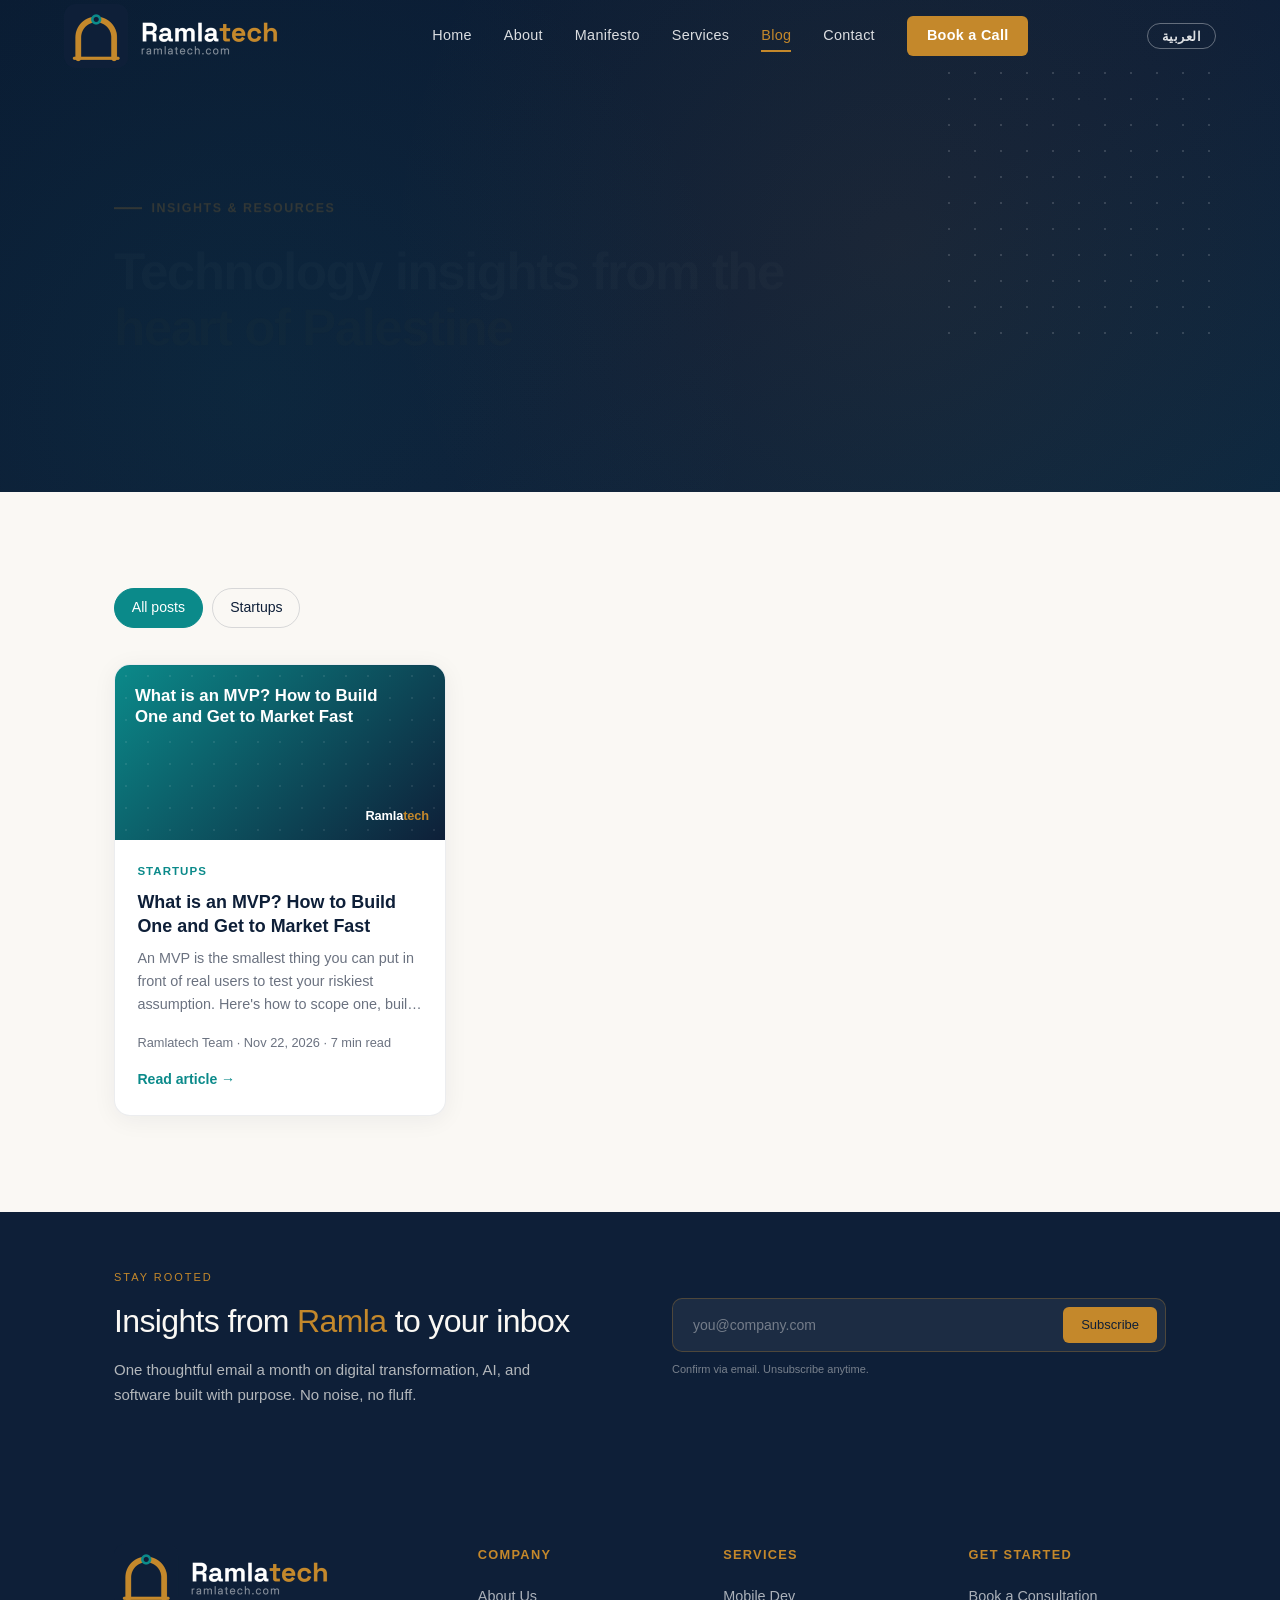
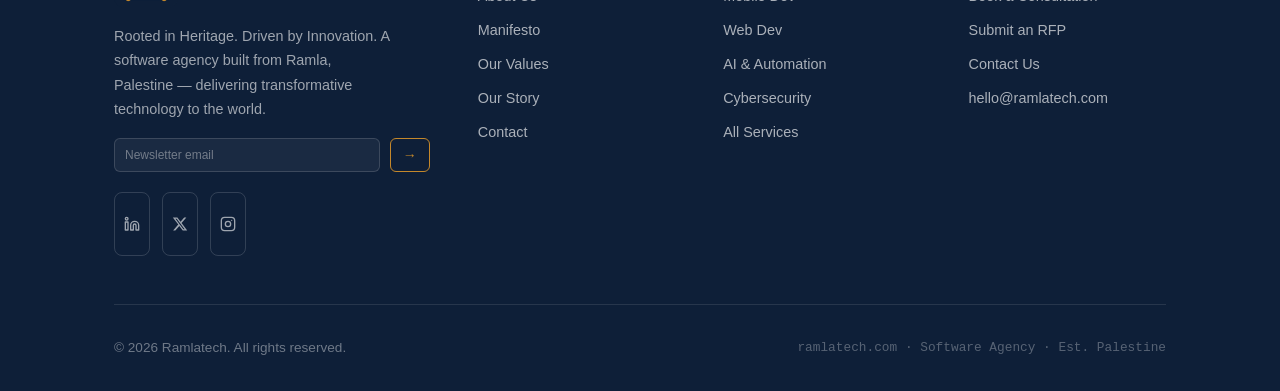
<file: blog/index.html>
<!DOCTYPE html><html lang="en"><head><meta charset="UTF-8" /><title>Ramlatech Blog</title>
<link rel="canonical" href="https://ramlatech.com/blog.html" /><meta name="robots" content="noindex, follow" />
<meta http-equiv="refresh" content="0; url=/blog.html" /></head><body><a href="/blog.html">Ramlatech Blog</a></body></html>
</file>
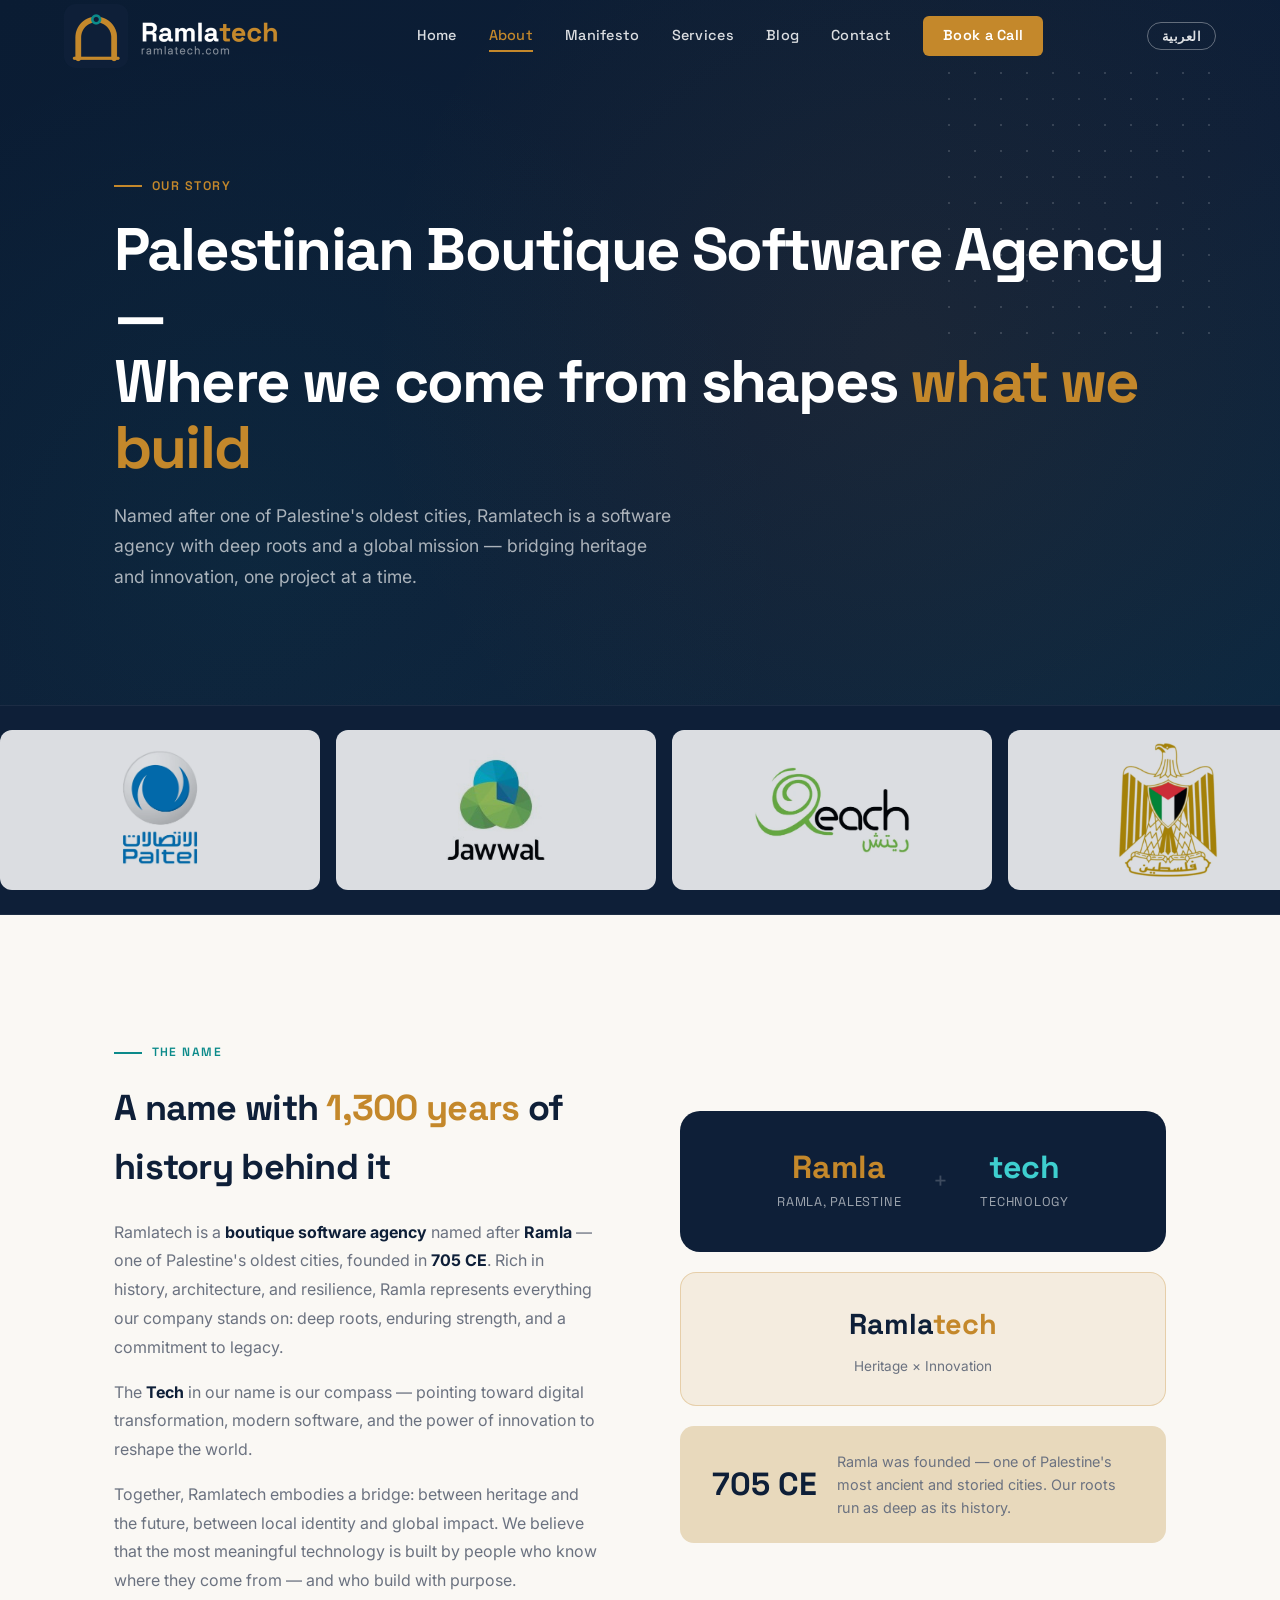
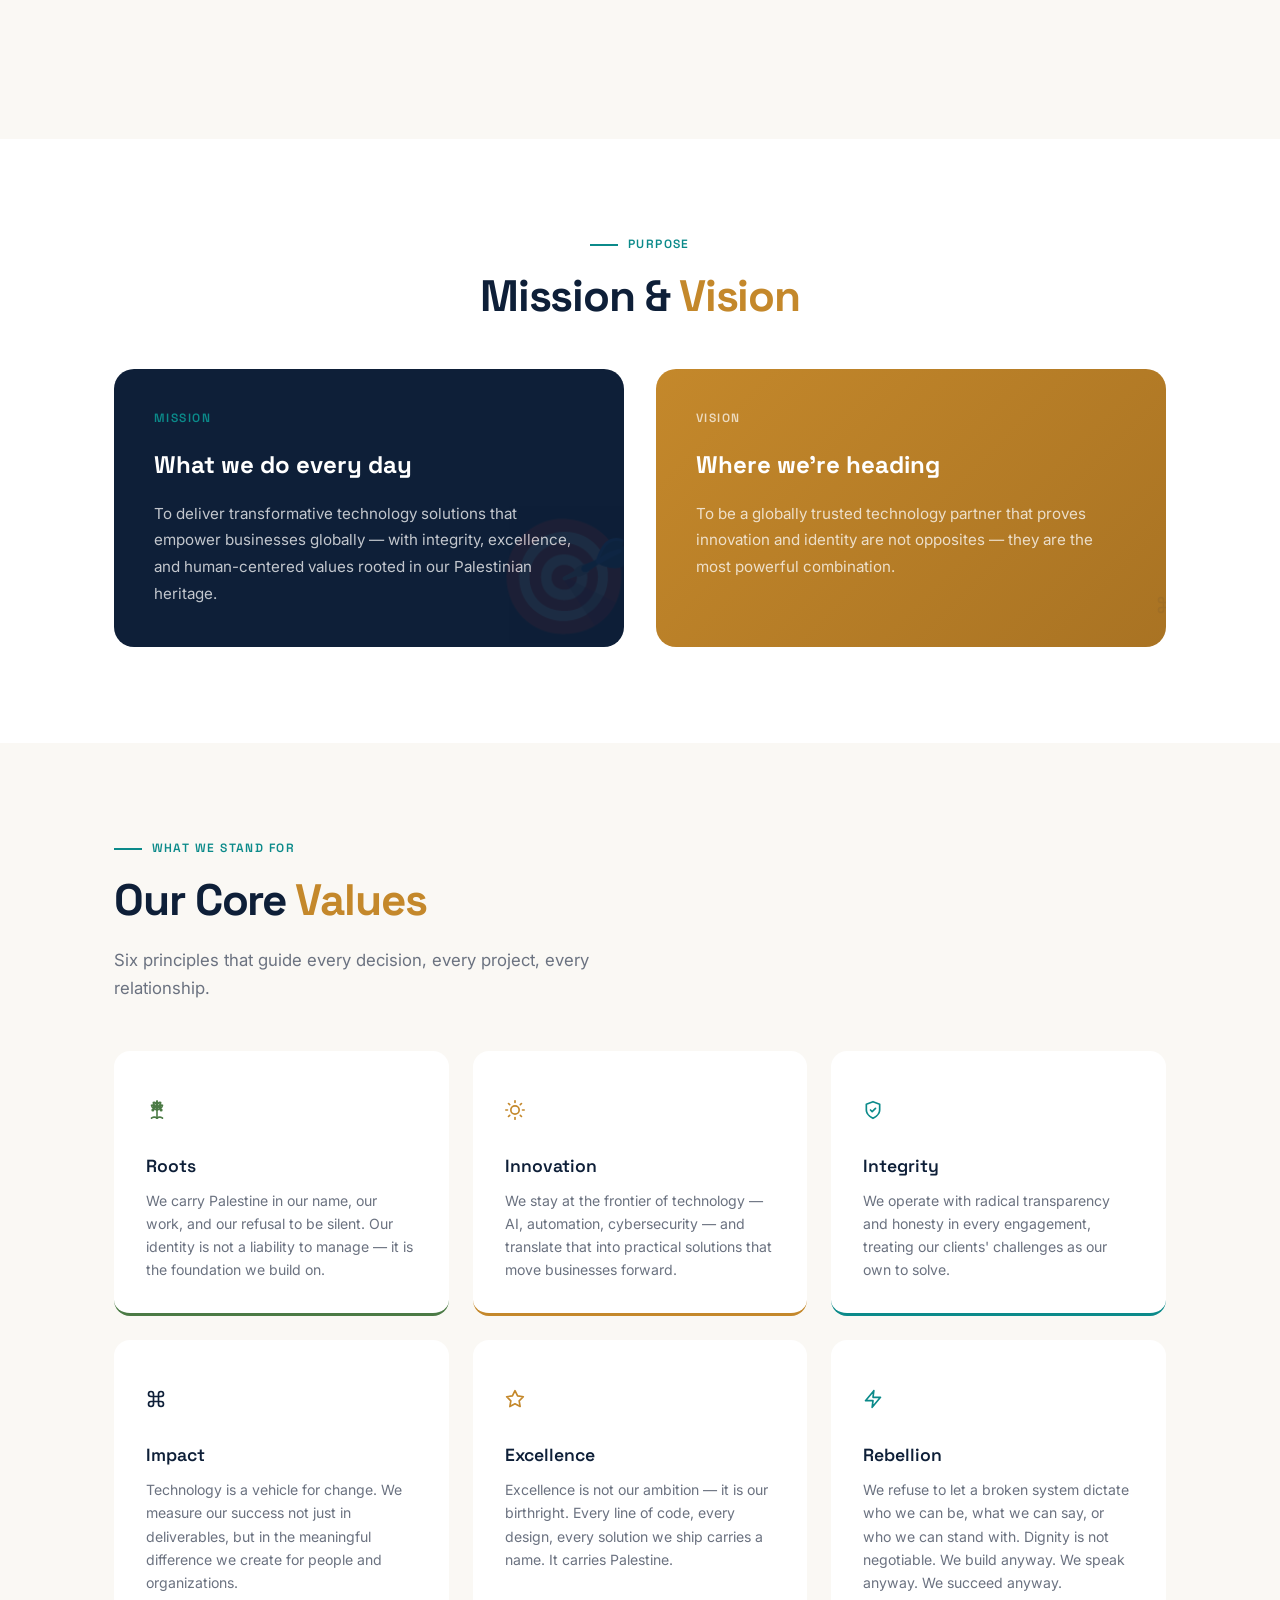
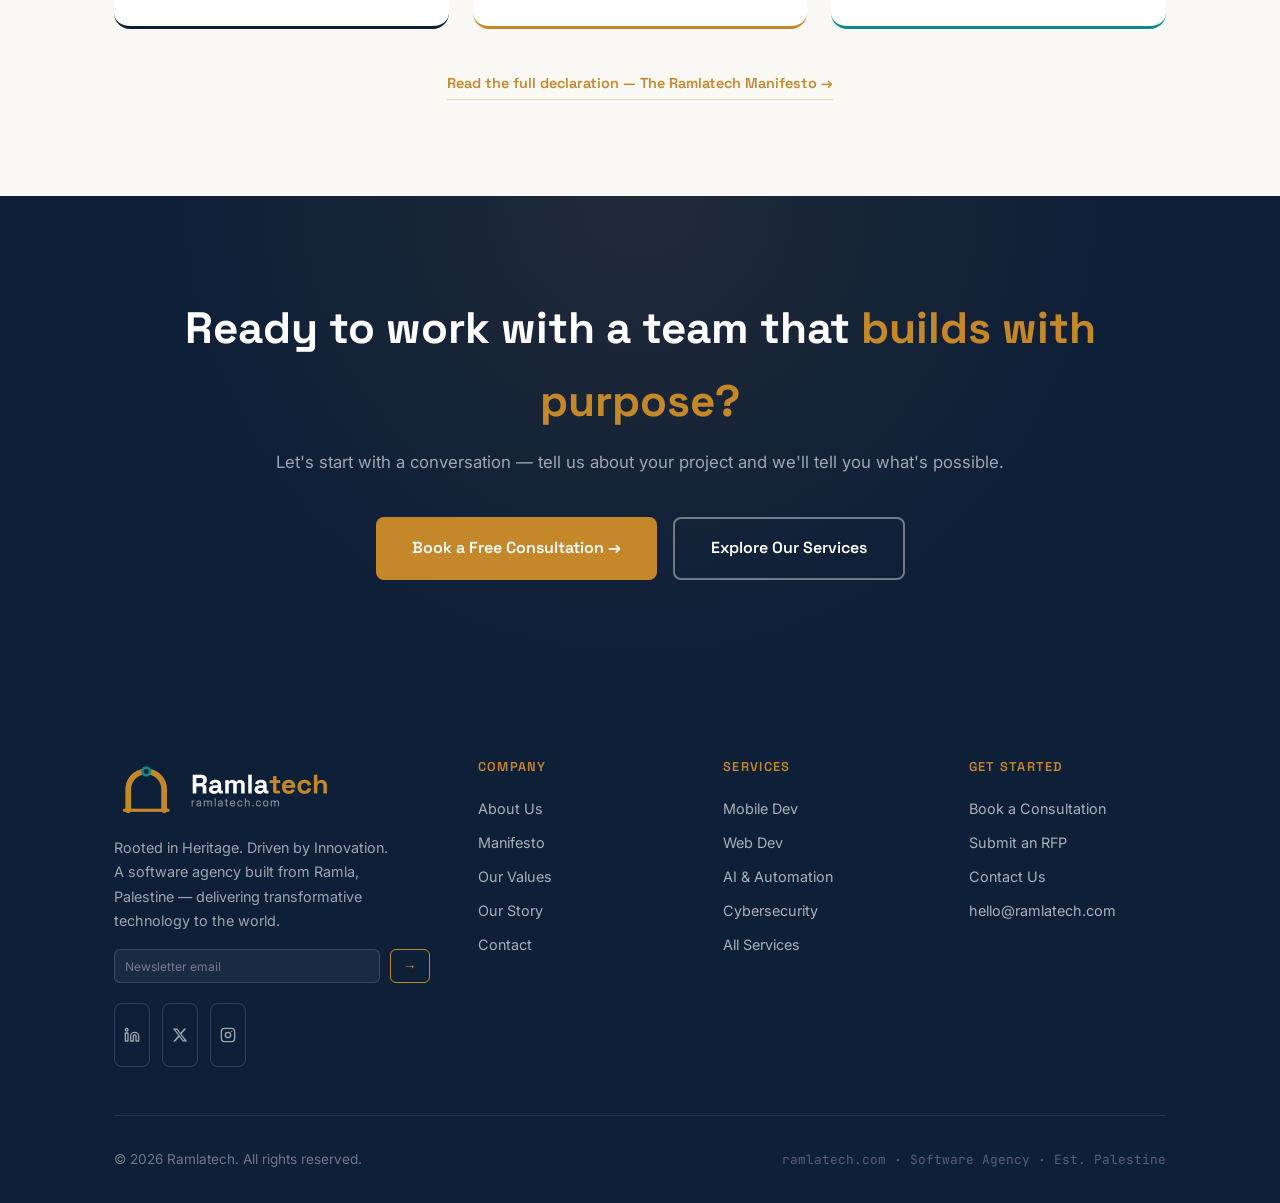
<file: about.html>
<!DOCTYPE html>
<html lang="en">
<head>
<meta charset="UTF-8" />
<meta name="viewport" content="width=device-width, initial-scale=1.0" />
<title>About Ramlatech — Palestinian Software Agency | Our Story & Mission</title>
<meta name="description" content="Learn about Ramlatech — a boutique software agency rooted in Ramla, Palestine, delivering transformative technology to clients across the Levant, GCC, USA, and Canada." />
<meta name="keywords" content="about Ramlatech, Palestinian software agency, software agency team, boutique tech agency, Ramla Palestine tech" />
<meta name="author" content="Ramlatech" />
<meta name="robots" content="index, follow" />
<link rel="canonical" href="https://ramlatech.com/about.html" />
<link rel="alternate" hreflang="en" href="https://ramlatech.com/about.html" />
<link rel="alternate" hreflang="ar" href="https://ramlatech.com/about.html?lang=ar" />

<!-- Open Graph -->
<meta property="og:type" content="website" />
<meta property="og:url" content="https://ramlatech.com/about.html" />
<meta property="og:title" content="About Ramlatech — Our Story, Values & Team" />
<meta property="og:description" content="Learn about Ramlatech — a boutique software agency rooted in Ramla, Palestine, delivering transformative technology to clients across the Levant, GCC, USA, and Canada." />
<meta property="og:image" content="https://ramlatech.com/assets/og-card.jpg" />
<meta property="og:image:width" content="1200" />
<meta property="og:image:height" content="630" />
<meta property="og:site_name" content="Ramlatech" />
<meta property="og:locale" content="en_US" />

<!-- Twitter/X Card -->
<meta name="twitter:card" content="summary_large_image" />
<meta name="twitter:site" content="@ramlatech" />
<meta name="twitter:title" content="About Ramlatech — Our Story & Team" />
<meta name="twitter:description" content="A boutique software agency rooted in Ramla, Palestine, delivering transformative technology worldwide." />
<meta name="twitter:image" content="https://ramlatech.com/assets/og-card.jpg" />
<!-- Structured Data -->
<script type="application/ld+json">
{
  "@context": "https://schema.org",
  "@type": "AboutPage",
  "url": "https://ramlatech.com/about.html",
  "name": "About Ramlatech",
  "description": "Learn about Ramlatech — a boutique software agency rooted in Ramla, Palestine, delivering transformative technology to clients across the Levant, GCC, USA, and Canada.",
  "mainEntity": {
    "@type": "Organization",
    "name": "Ramlatech",
    "url": "https://ramlatech.com",
    "logo": "https://ramlatech.com/assets/logo-navy.png",
    "foundingLocation": "Ramla, Palestine",
    "slogan": "Rooted in Heritage. Driven by Innovation.",
    "email": "hello@ramlatech.com",
    "sameAs": [
      "https://www.linkedin.com/company/ramlatech",
      "https://x.com/ramlatech",
      "https://www.instagram.com/ramlatech"
    ]
  }
}
</script>
<link rel="icon" type="image/png" href="assets/mark-navy.png" />
<link rel="preconnect" href="https://fonts.googleapis.com" />
<link rel="preconnect" href="https://fonts.gstatic.com" crossorigin />
<link rel="stylesheet" href="https://fonts.googleapis.com/css2?family=Space+Grotesk:wght@300;400;500;600;700&family=Inter:wght@300;400;500;600;700&family=JetBrains+Mono:wght@400;500&family=Cairo:wght@400;500;600;700&display=swap" />
<link rel="dns-prefetch" href="https://www.googletagmanager.com" />
<link rel="dns-prefetch" href="https://groot.mailerlite.com" />
<link rel="preload" href="main.css" as="style" />
<link rel="stylesheet" href="main.css" />
<style>
.page-hero { background: linear-gradient(150deg, #0a1c33 0%, #0E1F38 60%, #0d2840 100%); padding: 11rem 0 7rem; position: relative; overflow: hidden; }
.page-hero-bg { position: absolute; inset: 0; background-image: radial-gradient(circle at 70% 50%, rgba(196,136,43,0.07) 0%, transparent 55%), radial-gradient(circle at 20% 80%, rgba(11,138,138,0.08) 0%, transparent 45%); pointer-events: none; }
.page-hero-dots { position: absolute; top: 60px; right: 5%; width: 280px; height: 280px; background-image: radial-gradient(circle, rgba(255,255,255,0.15) 1.5px, transparent 1.5px); background-size: 26px 26px; pointer-events: none; }
.eyebrow { font-family: var(--font-display); font-size: 0.78rem; font-weight: 600; letter-spacing: 0.12em; text-transform: uppercase; color: var(--gold); margin-bottom: 1.25rem; display: flex; align-items: center; gap: 0.6rem; }
.eyebrow::before { content: ''; width: 28px; height: 2px; background: var(--gold); }
.page-hero h1 { font-family: var(--font-display); font-size: clamp(2.5rem, 5vw, 3.75rem); font-weight: 700; color: var(--white); letter-spacing: -0.03em; line-height: 1.1; margin-bottom: 1.25rem; }
.page-hero h1 span { color: var(--gold); }
.page-hero p { font-size: 1.1rem; color: rgba(255,255,255,0.65); max-width: 560px; line-height: 1.75; }
.story-layout { display: grid; grid-template-columns: 1fr 1fr; gap: 5rem; align-items: center; }
.story-text h2 { font-size: clamp(1.75rem, 3vw, 2.25rem); color: var(--navy); margin-bottom: 1.25rem; letter-spacing: -0.02em; font-family: var(--font-display); font-weight: 700; }
.story-text p { color: var(--stone); line-height: 1.8; margin-bottom: 1rem; }
.story-text p strong { color: var(--navy); }
.story-visual { display: flex; flex-direction: column; gap: 1.25rem; }
.name-anatomy { background: var(--navy); border-radius: 20px; padding: 2.5rem; display: flex; align-items: center; justify-content: center; gap: 0; text-align: center; }
.anat-part { padding: 0 1.5rem; }
.anat-part .word { font-family: var(--font-display); font-size: 2rem; font-weight: 700; line-height: 1; }
.anat-part .meaning { font-size: 0.8rem; margin-top: 0.5rem; font-family: var(--font-display); letter-spacing: 0.06em; text-transform: uppercase; color: rgba(255,255,255,0.6); }
.anat-divider { font-family: var(--font-display); font-size: 1.5rem; color: rgba(255,255,255,0.2); padding: 0 0.5rem; }
.anat-result { background: rgba(196,136,43,0.1); border: 1px solid rgba(196,136,43,0.3); border-radius: 16px; padding: 1.75rem; text-align: center; }
.anat-result .word { font-family: var(--font-display); font-size: 1.8rem; font-weight: 700; }
.anat-result .meaning { font-size: 0.85rem; color: var(--stone); margin-top: 0.4rem; }
.year-badge { background: var(--sand); border-radius: 14px; padding: 1.5rem 2rem; display: flex; align-items: center; gap: 1.25rem; }
.year-badge .year { font-family: var(--font-display); font-size: 2rem; font-weight: 700; color: var(--navy); white-space: nowrap; }
.year-badge p { font-size: 0.9rem; color: var(--stone); line-height: 1.6; }
.mv-grid { display: grid; grid-template-columns: 1fr 1fr; gap: 2rem; }
.mv-card { border-radius: 20px; padding: 2.5rem; position: relative; overflow: hidden; }
.mv-card.mission { background: var(--navy); }
.mv-card.vision { background: linear-gradient(135deg, var(--gold) 0%, #a97323 100%); }
.mv-card .label { font-family: var(--font-display); font-size: 0.75rem; font-weight: 600; letter-spacing: 0.12em; text-transform: uppercase; margin-bottom: 1rem; }
.mv-card.mission .label { color: var(--teal); }
.mv-card.vision .label { color: rgba(255,255,255,0.7); }
.mv-card h3 { font-family: var(--font-display); font-size: 1.5rem; font-weight: 700; color: var(--white); margin-bottom: 1rem; }
.mv-card p { color: rgba(255,255,255,0.75); line-height: 1.75; font-size: 0.95rem; }
.mv-card .big-icon { position: absolute; bottom: -20px; right: -10px; font-size: 7rem; opacity: 0.06; pointer-events: none; }
.values-grid { display: grid; grid-template-columns: repeat(3, 1fr); gap: 1.5rem; margin-top: 3rem; }
.value-card { background: var(--white); border-radius: 16px; padding: 2rem; border-bottom: 3px solid transparent; transition: all 0.3s var(--ease); }
.value-card:hover { transform: translateY(-6px); box-shadow: 0 20px 48px rgba(14,31,56,0.1); }
.value-card:nth-child(1) { border-bottom-color: var(--olive); }
.value-card:nth-child(2) { border-bottom-color: var(--gold); }
.value-card:nth-child(3) { border-bottom-color: var(--teal); }
.value-card:nth-child(4) { border-bottom-color: var(--navy); }
.value-card:nth-child(5) { border-bottom-color: var(--gold); }
.value-card:nth-child(6) { border-bottom-color: var(--teal); }
.value-icon { font-size: 2rem; margin-bottom: 1rem; }
.value-card h3 { font-family: var(--font-display); font-size: 1.1rem; font-weight: 600; color: var(--navy); margin-bottom: 0.5rem; }
.value-card p { font-size: 0.88rem; color: var(--stone); line-height: 1.65; }
.about-cta { background: var(--navy); padding: 6rem 0; text-align: center; position: relative; overflow: hidden; }
.about-cta::before { content: ''; position: absolute; inset: 0; background: radial-gradient(circle at 50% 0%, rgba(196,136,43,0.1) 0%, transparent 60%); }
.about-cta h2 { font-family: var(--font-display); font-size: clamp(1.75rem, 3.5vw, 2.75rem); font-weight: 700; color: var(--white); margin-bottom: 0.75rem; }
.about-cta h2 span { color: var(--gold); }
.about-cta p { color: rgba(255,255,255,0.6); margin-bottom: 2.5rem; font-size: 1.05rem; }
@media(max-width:900px) { .story-layout { grid-template-columns: 1fr; gap: 2.5rem; } .mv-grid { grid-template-columns: 1fr; } .values-grid { grid-template-columns: repeat(2,1fr); } }
@media(max-width:640px) { .values-grid { grid-template-columns: 1fr; } .name-anatomy { flex-direction: column; } }
.clients-carousel { background: #0E1F38; border-top: 1px solid rgba(255,255,255,0.06); border-bottom: 1px solid rgba(255,255,255,0.06); padding: 1.5rem 0; overflow: hidden; }
.clients-track { display: flex; gap: 1rem; animation: logoScroll 40s linear infinite; width: max-content; }
.client-card { width: 320px; height: 160px; background: #fff; border-radius: 12px; padding: 0.625rem; flex-shrink: 0; opacity: 0.85; transition: opacity 0.2s, transform 0.2s; display: flex; align-items: center; justify-content: center; }
.client-card:hover { opacity: 1; transform: translateY(-2px); }
.client-card img { width: 100%; height: 100%; object-fit: contain; }
@keyframes logoScroll { 0% { transform: translateX(0); } 100% { transform: translateX(-50%); } }
</style>
<!-- Google tag (gtag.js) -->
<script async src="https://www.googletagmanager.com/gtag/js?id=G-KXS97MYKLJ"></script>
<script>
  window.dataLayer = window.dataLayer || [];
  function gtag(){dataLayer.push(arguments);}
  gtag('js', new Date());

  gtag('config', 'G-KXS97MYKLJ');
</script>
<!-- Additional structured data: breadcrumbs -->
<script type="application/ld+json">
{
  "@context": "https://schema.org",
  "@graph": [
    {
      "@type": "BreadcrumbList",
      "itemListElement": [
        {
          "@type": "ListItem",
          "position": 1,
          "name": "Home",
          "item": "https://ramlatech.com/"
        },
        {
          "@type": "ListItem",
          "position": 2,
          "name": "About",
          "item": "https://ramlatech.com/about.html"
        }
      ]
    }
  ]
}
</script>
</head>
<body>
<nav id="main-nav">
  <a href="index.html" class="nav-logo"><img src="assets/logo-nav.png" alt="Ramlatech boutique software agency logo" width="499" height="128" /></a>
  <div class="nav-links">
    <a href="index.html" data-i18n="nav.home">Home</a>
    <a href="about.html" data-i18n="nav.about">About</a>
    <a href="manifesto.html">Manifesto</a>
    <a href="services.html" data-i18n="nav.services">Services</a>
    <a href="blog.html" data-i18n="nav.blog">Blog</a>
    <a href="contact.html" data-i18n="nav.contact">Contact</a>
    <a href="contact.html#book" class="nav-cta" data-i18n="nav.book">Book a Call</a>
  </div>
  <button class="lang-toggle" id="lang-toggle" aria-label="Switch language">العربية</button>
  <div class="nav-burger"><span></span><span></span><span></span></div>
</nav>
<section class="page-hero">
  <div class="page-hero-bg"></div>
  <div class="page-hero-dots"></div>
  <div class="container" style="position:relative;z-index:1;">
    <div class="eyebrow anim-up" data-i18n="abt.eyebrow">Our Story</div>
    <h1 class="anim-up anim-up-d1" data-i18n-html="abt.h1">Palestinian Boutique Software Agency —<br/>Where we come from shapes <span>what we build</span></h1>
    <p class="anim-up anim-up-d2" data-i18n="abt.p">Named after one of Palestine's oldest cities, Ramlatech is a software agency with deep roots and a global mission — bridging heritage and innovation, one project at a time.</p>
  </div>
</section>
<!-- Client Logo Carousel -->
<div class="clients-carousel">
  <div class="clients-track">
    <div class="client-card"><img width="800" height="670" decoding="async" loading="lazy" src="assets/clients/1%20Paltel.webp" alt="Paltel"></div>
    <div class="client-card" style="overflow:hidden"><img width="410" height="410" decoding="async" loading="lazy" src="assets/clients/2%20Jawwal.svg" alt="Jawwal" style="transform:scale(1.1);transform-origin:center"></div>
    <div class="client-card"><img width="800" height="307" decoding="async" loading="lazy" src="assets/clients/3%20Reach.webp" alt="Reach"></div>
    <div class="client-card"><img width="597" height="800" decoding="async" loading="lazy" src="assets/clients/4%20Palestinian%20Authority.webp" alt="Palestinian Authority"></div>
    <div class="client-card"><img width="800" height="347" decoding="async" loading="lazy" src="assets/clients/5%20PCBS.webp" alt="PCBS"></div>
    <div class="client-card"><img width="800" height="450" decoding="async" loading="lazy" src="assets/clients/6%20Ministry%20of%20Telecommunications%20%26%20Digital%20Economy.webp" alt="MTIT"></div>
    <div class="client-card" style="overflow:hidden"><img decoding="async" src="assets/clients/MTIT%20New.avif" alt="MTIT New" style="transform:scale(1.47);transform-origin:center" width="500" height="300" loading="lazy"></div>
    <div class="client-card" style="overflow:hidden"><img decoding="async" src="assets/clients/PMA%20Final%20.jpg" alt="PMA" style="transform:scale(1.27);transform-origin:center" width="640" height="360" loading="lazy"></div>
    <div class="client-card"><img width="800" height="609" decoding="async" loading="lazy" src="assets/clients/8%20World%20Bank.webp" alt="World Bank"></div>
    <div class="client-card"><img width="800" height="800" decoding="async" loading="lazy" src="assets/clients/9%20Bank%20of%20Palestine.webp" alt="Bank of Palestine"></div>
    <div class="client-card"><img width="800" height="411" decoding="async" loading="lazy" src="assets/clients/12%20AlQuds%20Pharma.webp" alt="AlQuds Pharma"></div>
    <div class="client-card"><img width="800" height="522" decoding="async" loading="lazy" src="assets/clients/13%20GIZ.webp" alt="GIZ"></div>
    <div class="client-card"><img width="800" height="293" decoding="async" loading="lazy" src="assets/clients/14%20Munib%20%26%20Angela%20Masri%20Logo.webp" alt="Munib &amp; Angela Masri"></div>
    <div class="client-card"><img width="800" height="550" decoding="async" loading="lazy" src="assets/clients/15%20Upliftt.webp" alt="Upliftt"></div>
    <div class="client-card"><img width="1288" height="230" decoding="async" loading="lazy" src="assets/clients/Playgeko%20logo.svg" alt="Playgeko"></div>
    <div class="client-card" style="overflow:hidden"><img decoding="async" src="assets/clients/Playsonic%20Logo.jpg" alt="Playsonic" style="transform:scale(1.4);transform-origin:center" width="640" height="360" loading="lazy"></div>
    <div class="client-card"><img decoding="async" src="assets/clients/16.%20BK%20Plus%20Europe.png" alt="BK Plus Europe" style="transform:scale(0.7);transform-origin:center" width="330" height="240" loading="lazy"></div>
    <div class="client-card"><img src="assets/clients/BMORE%20Jordan.webp" alt="BMORE Jordan" width="600" height="300" loading="lazy" decoding="async"></div>
    <div class="client-card"><img width="800" height="670" decoding="async" loading="lazy" src="assets/clients/1%20Paltel.webp" alt="Paltel"></div>
    <div class="client-card" style="overflow:hidden"><img width="410" height="410" decoding="async" loading="lazy" src="assets/clients/2%20Jawwal.svg" alt="Jawwal" style="transform:scale(1.1);transform-origin:center"></div>
    <div class="client-card"><img width="800" height="307" decoding="async" loading="lazy" src="assets/clients/3%20Reach.webp" alt="Reach"></div>
    <div class="client-card"><img width="597" height="800" decoding="async" loading="lazy" src="assets/clients/4%20Palestinian%20Authority.webp" alt="Palestinian Authority"></div>
    <div class="client-card"><img width="800" height="347" decoding="async" loading="lazy" src="assets/clients/5%20PCBS.webp" alt="PCBS"></div>
    <div class="client-card"><img width="800" height="450" decoding="async" loading="lazy" src="assets/clients/6%20Ministry%20of%20Telecommunications%20%26%20Digital%20Economy.webp" alt="MTIT"></div>
    <div class="client-card" style="overflow:hidden"><img decoding="async" src="assets/clients/MTIT%20New.avif" alt="MTIT New" style="transform:scale(1.47);transform-origin:center" width="500" height="300" loading="lazy"></div>
    <div class="client-card" style="overflow:hidden"><img decoding="async" src="assets/clients/PMA%20Final%20.jpg" alt="PMA" style="transform:scale(1.27);transform-origin:center" width="640" height="360" loading="lazy"></div>
    <div class="client-card"><img width="800" height="609" decoding="async" loading="lazy" src="assets/clients/8%20World%20Bank.webp" alt="World Bank"></div>
    <div class="client-card"><img width="800" height="800" decoding="async" loading="lazy" src="assets/clients/9%20Bank%20of%20Palestine.webp" alt="Bank of Palestine"></div>
    <div class="client-card"><img width="800" height="411" decoding="async" loading="lazy" src="assets/clients/12%20AlQuds%20Pharma.webp" alt="AlQuds Pharma"></div>
    <div class="client-card"><img width="800" height="522" decoding="async" loading="lazy" src="assets/clients/13%20GIZ.webp" alt="GIZ"></div>
    <div class="client-card"><img width="800" height="293" decoding="async" loading="lazy" src="assets/clients/14%20Munib%20%26%20Angela%20Masri%20Logo.webp" alt="Munib &amp; Angela Masri"></div>
    <div class="client-card"><img width="800" height="550" decoding="async" loading="lazy" src="assets/clients/15%20Upliftt.webp" alt="Upliftt"></div>
    <div class="client-card"><img width="1288" height="230" decoding="async" loading="lazy" src="assets/clients/Playgeko%20logo.svg" alt="Playgeko"></div>
    <div class="client-card" style="overflow:hidden"><img decoding="async" src="assets/clients/Playsonic%20Logo.jpg" alt="Playsonic" style="transform:scale(1.4);transform-origin:center" width="640" height="360" loading="lazy"></div>
    <div class="client-card"><img decoding="async" src="assets/clients/16.%20BK%20Plus%20Europe.png" alt="BK Plus Europe" style="transform:scale(0.7);transform-origin:center" width="330" height="240" loading="lazy"></div>
    <div class="client-card"><img src="assets/clients/BMORE%20Jordan.webp" alt="BMORE Jordan" width="600" height="300" loading="lazy" decoding="async"></div>
  </div>
</div>
<section class="section-pad-lg" style="background:var(--pearl);" id="story">
  <div class="container">
    <div class="story-layout">
      <div class="story-text reveal">
        <div class="section-label" data-i18n="abt.story.label">The Name</div>
        <h2 data-i18n-html="abt.story.h2">A name with <span style="color:var(--gold);">1,300 years</span> of history behind it</h2>
        <p data-i18n-html="abt.story.p1">Ramlatech is a <strong>boutique software agency</strong> named after <strong>Ramla</strong> — one of Palestine's oldest cities, founded in <strong>705 CE</strong>. Rich in history, architecture, and resilience, Ramla represents everything our company stands on: deep roots, enduring strength, and a commitment to legacy.</p>
        <p data-i18n-html="abt.story.p2">The <strong>Tech</strong> in our name is our compass — pointing toward digital transformation, modern software, and the power of innovation to reshape the world.</p>
        <p data-i18n-html="abt.story.p3">Together, Ramlatech embodies a bridge: between heritage and the future, between local identity and global impact. We believe that the most meaningful technology is built by people who know where they come from — and who build with purpose.</p>
      </div>
      <div class="story-visual reveal reveal-d2">
        <div class="name-anatomy">
          <div class="anat-part"><div class="word" style="color:var(--gold);">Ramla</div><div class="meaning" data-i18n="abt.anat.ramla">Ramla, Palestine</div></div>
          <div class="anat-divider">+</div>
          <div class="anat-part"><div class="word" style="color:#3ecfcf;">tech</div><div class="meaning" data-i18n="abt.anat.tech">Technology</div></div>
        </div>
        <div class="anat-result">
          <div class="word"><span style="color:var(--navy);">Ramla</span><span style="color:var(--gold);">tech</span></div>
          <div class="meaning" data-i18n="abt.anat.result">Heritage × Innovation</div>
        </div>
        <div class="year-badge">
          <div class="year">705 CE</div>
          <p data-i18n="abt.year.p">Ramla was founded — one of Palestine's most ancient and storied cities. Our roots run as deep as its history.</p>
        </div>
      </div>
    </div>
  </div>
</section>
<section class="section-pad" style="background:var(--white);">
  <div class="container">
    <div style="text-align:center;margin-bottom:3rem;" class="reveal">
      <div class="section-label" style="justify-content:center;" data-i18n="abt.mv.label">Purpose</div>
      <h2 class="section-title" style="text-align:center;" data-i18n-html="abt.mv.title">Mission & <span>Vision</span></h2>
    </div>
    <div class="mv-grid">
      <div class="mv-card mission reveal reveal-d1">
        <div class="label" data-i18n="abt.mis.lbl">Mission</div>
        <h3 data-i18n="abt.mis.h3">What we do every day</h3>
        <p data-i18n="abt.mis.p">To deliver transformative technology solutions that empower businesses globally — with integrity, excellence, and human-centered values rooted in our Palestinian heritage.</p>
        <div class="big-icon">🎯</div>
      </div>
      <div class="mv-card vision reveal reveal-d2">
        <div class="label" data-i18n="abt.vis.lbl">Vision</div>
        <h3 data-i18n="abt.vis.h3">Where we're heading</h3>
        <p data-i18n="abt.vis.p">To be a globally trusted technology partner that proves innovation and identity are not opposites — they are the most powerful combination.</p>
        <div class="big-icon"><svg width="20" height="20" viewBox="0 0 24 24" fill="none" stroke="#0E1F38" stroke-width="2" stroke-linecap="round" stroke-linejoin="round"><path d="M18 3a3 3 0 0 0-3 3v12a3 3 0 0 0 3 3 3 3 0 0 0 3-3 3 3 0 0 0-3-3H6a3 3 0 0 0-3 3 3 3 0 0 0 3 3 3 3 0 0 0 3-3V6a3 3 0 0 0-3-3 3 3 0 0 0-3 3 3 3 0 0 0 3 3h12a3 3 0 0 0 3-3 3 3 0 0 0-3-3z"/></svg></div>
      </div>
    </div>
  </div>
</section>
<section class="section-pad" style="background:var(--pearl);" id="values">
  <div class="container">
    <div class="reveal">
      <div class="section-label" data-i18n="abt.val.label">What We Stand For</div>
      <h2 class="section-title" data-i18n-html="abt.val.title">Our Core <span>Values</span></h2>
      <p class="section-sub" data-i18n="abt.val.sub">Six principles that guide every decision, every project, every relationship.</p>
    </div>
    <div class="values-grid">
      <div class="value-card reveal reveal-d1"><div class="value-icon"><svg width="22" height="22" viewBox="0 0 24 24" fill="none" stroke="#4B7A45" stroke-width="1.75" stroke-linecap="round" stroke-linejoin="round"><line x1="12" y1="22" x2="12" y2="13"/><path d="M12 22 C10 20 7 21 6 22"/><path d="M12 22 C14 20 17 21 18 22"/><path d="M12 13 C12 13 7 12 6 8 C9 7 11 9 12 13z"/><path d="M12 13 C12 13 17 12 18 8 C15 7 13 9 12 13z"/><path d="M12 10 C12 10 8 8 8 5 C10 4 12 7 12 10z"/><path d="M12 10 C12 10 16 8 16 5 C14 4 12 7 12 10z"/><path d="M12 7 C11 5 12 3 12 3 C12 3 13 5 12 7z"/><circle cx="9" cy="10" r="1" fill="#4B7A45"/><circle cx="15" cy="10" r="1" fill="#4B7A45"/><circle cx="7.5" cy="13" r="0.8" fill="#4B7A45"/><circle cx="16.5" cy="13" r="0.8" fill="#4B7A45"/></svg></div><h3 data-i18n="abt.v1.h3">Roots</h3><p data-i18n="abt.v1.p">We carry Palestine in our name, our work, and our refusal to be silent. Our identity is not a liability to manage — it is the foundation we build on.</p></div>
      <div class="value-card reveal reveal-d2"><div class="value-icon"><svg width="20" height="20" viewBox="0 0 24 24" fill="none" stroke="#C4882B" stroke-width="2" stroke-linecap="round" stroke-linejoin="round"><circle cx="12" cy="12" r="5"/><line x1="12" y1="1" x2="12" y2="3"/><line x1="12" y1="21" x2="12" y2="23"/><line x1="4.22" y1="4.22" x2="5.64" y2="5.64"/><line x1="18.36" y1="18.36" x2="19.78" y2="19.78"/><line x1="1" y1="12" x2="3" y2="12"/><line x1="21" y1="12" x2="23" y2="12"/><line x1="4.22" y1="19.78" x2="5.64" y2="18.36"/><line x1="18.36" y1="5.64" x2="19.78" y2="4.22"/></svg></div><h3 data-i18n="abt.v2.h3">Innovation</h3><p data-i18n="abt.v2.p">We stay at the frontier of technology — AI, automation, cybersecurity — and translate that into practical solutions that move businesses forward.</p></div>
      <div class="value-card reveal reveal-d3"><div class="value-icon"><svg width="20" height="20" viewBox="0 0 24 24" fill="none" stroke="#0B8A8A" stroke-width="2" stroke-linecap="round" stroke-linejoin="round"><path d="M12 22s8-4 8-10V5l-8-3-8 3v7c0 6 8 10 8 10z"/><polyline points="9 12 11 14 15 10"/></svg></div><h3 data-i18n="abt.v3.h3">Integrity</h3><p data-i18n="abt.v3.p">We operate with radical transparency and honesty in every engagement, treating our clients' challenges as our own to solve.</p></div>
      <div class="value-card reveal reveal-d1"><div class="value-icon"><svg width="20" height="20" viewBox="0 0 24 24" fill="none" stroke="#0E1F38" stroke-width="2" stroke-linecap="round" stroke-linejoin="round"><path d="M18 3a3 3 0 0 0-3 3v12a3 3 0 0 0 3 3 3 3 0 0 0 3-3 3 3 0 0 0-3-3H6a3 3 0 0 0-3 3 3 3 0 0 0 3 3 3 3 0 0 0 3-3V6a3 3 0 0 0-3-3 3 3 0 0 0-3 3 3 3 0 0 0 3 3h12a3 3 0 0 0 3-3 3 3 0 0 0-3-3z"/></svg></div><h3 data-i18n="abt.v4.h3">Impact</h3><p data-i18n="abt.v4.p">Technology is a vehicle for change. We measure our success not just in deliverables, but in the meaningful difference we create for people and organizations.</p></div>
      <div class="value-card reveal reveal-d2"><div class="value-icon"><svg width="20" height="20" viewBox="0 0 24 24" fill="none" stroke="#C4882B" stroke-width="2" stroke-linecap="round" stroke-linejoin="round"><polygon points="12 2 15.09 8.26 22 9.27 17 14.14 18.18 21.02 12 17.77 5.82 21.02 7 14.14 2 9.27 8.91 8.26 12 2"/></svg></div><h3 data-i18n="abt.v5.h3">Excellence</h3><p data-i18n="abt.v5.p">Excellence is not our ambition — it is our birthright. Every line of code, every design, every solution we ship carries a name. It carries Palestine.</p></div>
      <div class="value-card reveal reveal-d3"><div class="value-icon"><svg width="20" height="20" viewBox="0 0 24 24" fill="none" stroke="#0B8A8A" stroke-width="2" stroke-linecap="round" stroke-linejoin="round"><polyline points="13 2 3 14 12 14 11 22 21 10 12 10 13 2"/></svg></div><h3 data-i18n="abt.v6.h3">Rebellion</h3><p data-i18n="abt.v6.p">We refuse to let a broken system dictate who we can be, what we can say, or who we can stand with. Dignity is not negotiable. We build anyway. We speak anyway. We succeed anyway.</p></div>
    </div>
    <div style="text-align:center;margin-top:2.5rem;" class="reveal">
      <a href="manifesto.html" style="font-family:var(--font-display);font-size:0.9rem;font-weight:600;color:var(--gold);display:inline-flex;align-items:center;gap:0.4rem;border-bottom:1px solid rgba(196,136,43,0.3);padding-bottom:0.2rem;transition:gap 0.2s,border-color 0.2s;" onmouseover="this.style.gap='0.7rem';this.style.borderColor='var(--gold)'" onmouseout="this.style.gap='0.4rem';this.style.borderColor='rgba(196,136,43,0.3)'">Read the full declaration — The Ramlatech Manifesto →</a>
    </div>
  </div>
</section>
<section class="about-cta">
  <div class="container" style="position:relative;z-index:1;">
    <div class="reveal">
      <h2 data-i18n-html="abt.cta.h2">Ready to work with a team that <span>builds with purpose?</span></h2>
      <p data-i18n="abt.cta.p">Let's start with a conversation — tell us about your project and we'll tell you what's possible.</p>
      <div style="display:flex;gap:1rem;justify-content:center;flex-wrap:wrap;">
        <a href="contact.html#book" class="btn btn-primary btn-lg" data-i18n="abt.cta.b1">Book a Free Consultation →</a>
        <a href="services.html" class="btn btn-secondary btn-lg" data-i18n="abt.cta.b2">Explore Our Services</a>
      </div>
    </div>
  </div>
</section>
<footer>
  <div class="container">
    <div class="footer-grid">
      <div class="footer-brand">
        <img src="assets/logo-nav.png" alt="Ramlatech boutique software agency logo" style="height:64px;width:auto;" width="499" height="128" loading="lazy" />
        <p data-i18n="footer.tagline">Rooted in Heritage. Driven by Innovation. A software agency built from Ramla, Palestine — delivering transformative technology to the world.</p>
        <form class="footer-nl-form" data-newsletter="footer" action="https://assets.mailerlite.com/jsonp/2267517/forms/184727574659729402/subscribe" method="POST">
          <input type="hidden" name="ml-submit" value="1">
          <input type="hidden" name="anticsrf" value="true">
          <label class="sr-only" for="nl-footer-email-about">Email</label>
          <input type="email" id="nl-footer-email-about" name="fields[email]" required placeholder="Newsletter email" aria-label="Email" class="footer-nl-input" autocomplete="email" data-i18n-ph="footer.nl_ph">
          <button type="submit" class="footer-nl-btn">→</button>
        </form>
        <div class="footer-nl-success" data-i18n="nl.success">Thanks — check your inbox to confirm.</div>
        <div class="footer-social" style="margin-top:1.25rem;">
  <a href="https://www.linkedin.com/company/ramlatech" target="_blank" rel="noopener noreferrer" title="LinkedIn">
    <svg width="16" height="16" viewBox="0 0 24 24" fill="none" stroke="currentColor" stroke-width="2" stroke-linecap="round" stroke-linejoin="round"><path d="M16 8a6 6 0 0 1 6 6v7h-4v-7a2 2 0 0 0-2-2 2 2 0 0 0-2 2v7h-4v-7a6 6 0 0 1 6-6z"/><rect x="2" y="9" width="4" height="12"/><circle cx="4" cy="4" r="2"/></svg>
  </a>
  <a href="https://x.com/ramlatech" target="_blank" rel="noopener noreferrer" title="X">
    <svg width="16" height="16" viewBox="0 0 24 24" fill="currentColor"><path d="M18.244 2.25h3.308l-7.227 8.26 8.502 11.24H16.17l-5.214-6.817L4.99 21.75H1.68l7.73-8.835L1.254 2.25H8.08l4.713 6.231zm-1.161 17.52h1.833L7.084 4.126H5.117z"/></svg>
  </a>
  <a href="https://www.instagram.com/ramlatech" target="_blank" rel="noopener noreferrer" title="Instagram">
    <svg width="16" height="16" viewBox="0 0 24 24" fill="none" stroke="currentColor" stroke-width="2" stroke-linecap="round" stroke-linejoin="round"><rect x="2" y="2" width="20" height="20" rx="5"/><circle cx="12" cy="12" r="4"/><circle cx="17.5" cy="6.5" r="1" fill="currentColor" stroke="none"/></svg>
  </a>
</div>
      </div>
      <div class="footer-col"><h4 data-i18n="footer.company">Company</h4><a href="about.html" data-i18n="footer.about_us">About Us</a><a href="manifesto.html">Manifesto</a><a href="about.html#values" data-i18n="footer.our_values">Our Values</a><a href="about.html#story" data-i18n="footer.our_story">Our Story</a><a href="contact.html" data-i18n="footer.f_contact">Contact</a></div>
      <div class="footer-col"><h4 data-i18n="footer.services">Services</h4><a href="services.html#mobile" data-i18n="footer.mobile_dev">Mobile Dev</a><a href="services.html#web" data-i18n="footer.web_dev">Web Dev</a><a href="services.html#ai" data-i18n="footer.ai">AI & Automation</a><a href="services.html#security" data-i18n="footer.security">Cybersecurity</a><a href="services.html" data-i18n="footer.all_svcs">All Services</a></div>
      <div class="footer-col"><h4 data-i18n="footer.get_started">Get Started</h4><a href="contact.html#book" data-i18n="footer.book_cons">Book a Consultation</a><a href="contact.html#rfp" data-i18n="footer.submit_rfp">Submit an RFP</a><a href="contact.html" data-i18n="footer.contact_us">Contact Us</a><a href="mailto:hello@ramlatech.com">hello@ramlatech.com</a></div>
    </div>
    <div class="act-plus-bar">
      <img src="assets/assetsact-plus-logo-transparent.svg" alt="ACT Plus Digital Solutions" class="act-plus-logo-img" />
      <span class="act-plus-text">A specialized division of <strong>ACT Plus Digital Solutions</strong></span>
    </div>
    <div class="footer-bottom">
      <span data-i18n="footer.copyright">© 2026 Ramlatech. All rights reserved.</span>
      <span style="font-family:var(--font-mono);font-size:0.8rem;color:rgba(255,255,255,0.3);" data-i18n="footer.mono">ramlatech.com · Software Agency · Est. Palestine</span>
    </div>
  </div>
</footer>
<script src="main.js" defer></script>
<script src="lang.js" defer></script>
<script src="https://groot.mailerlite.com/js/w/webforms.min.js?v95037e5bac78f29ed026832ca21a7c7b" type="text/javascript" defer></script>
</body>
</html>
</file>
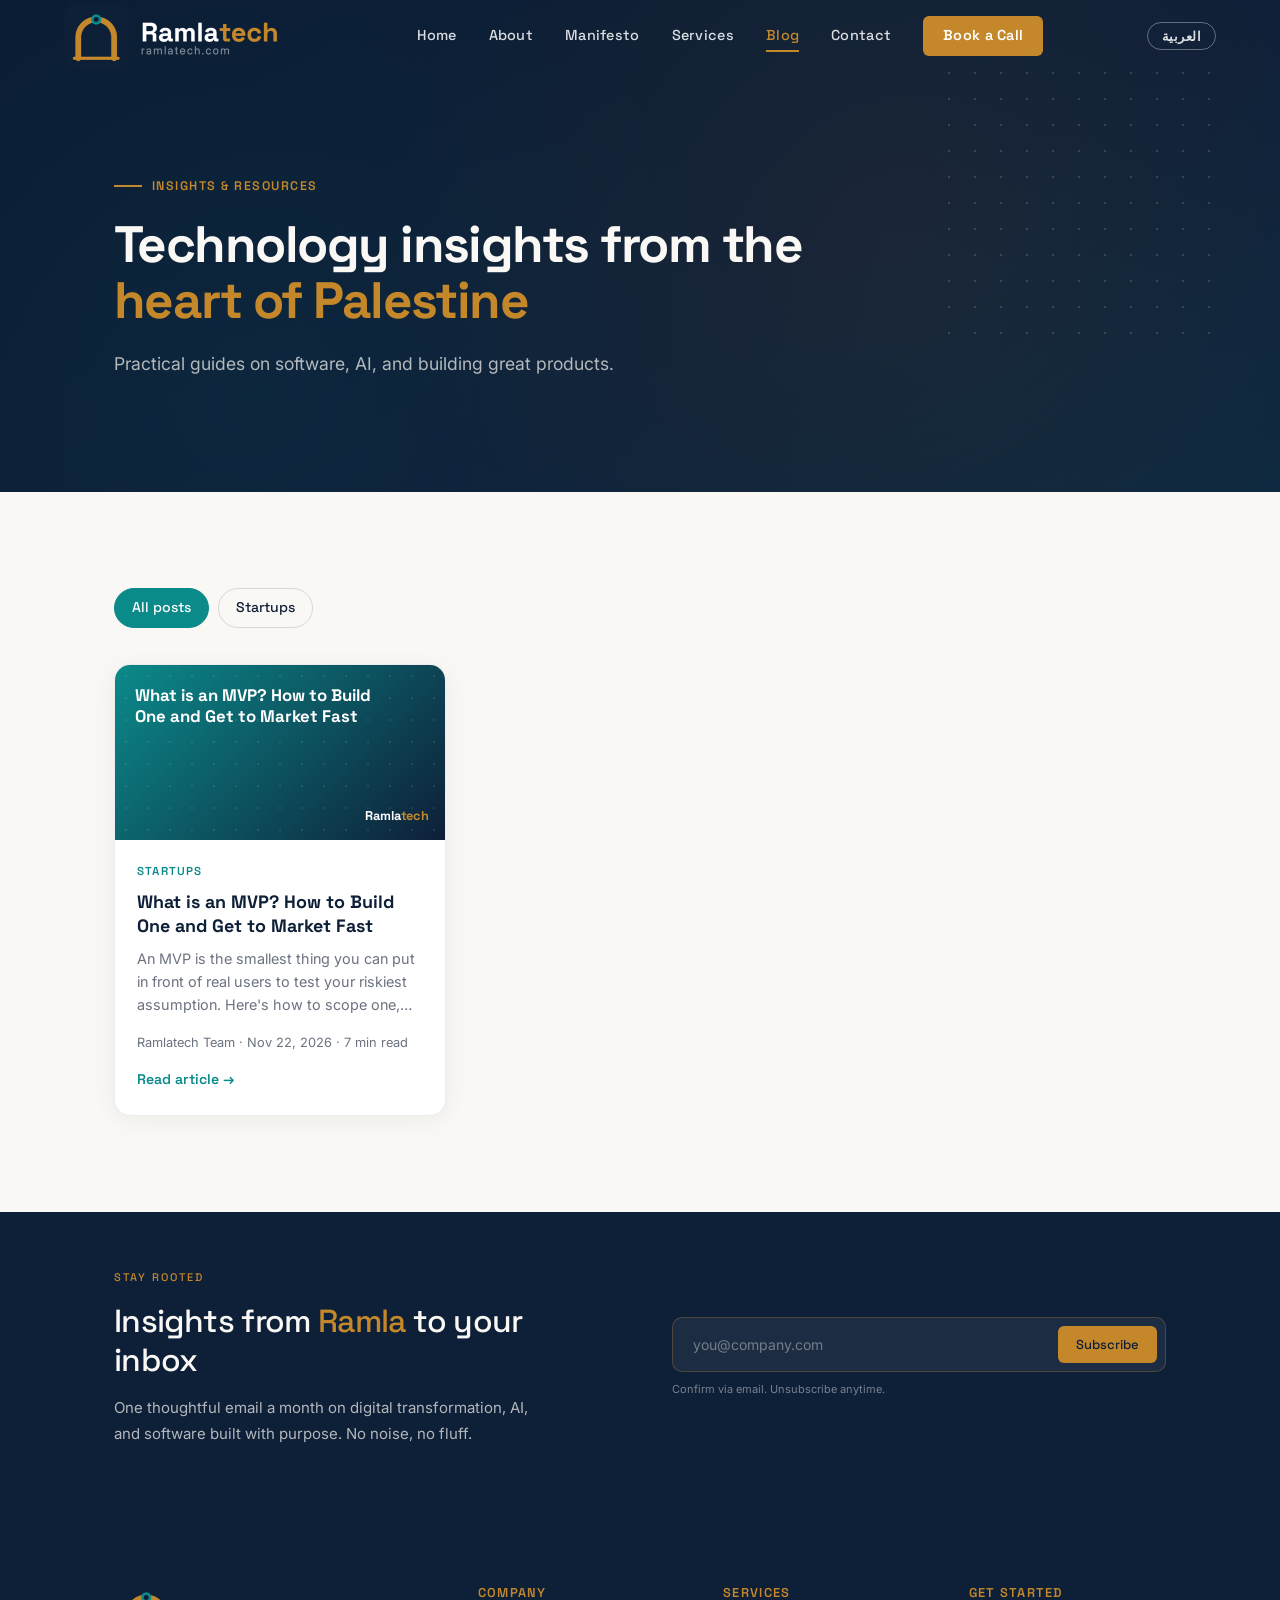
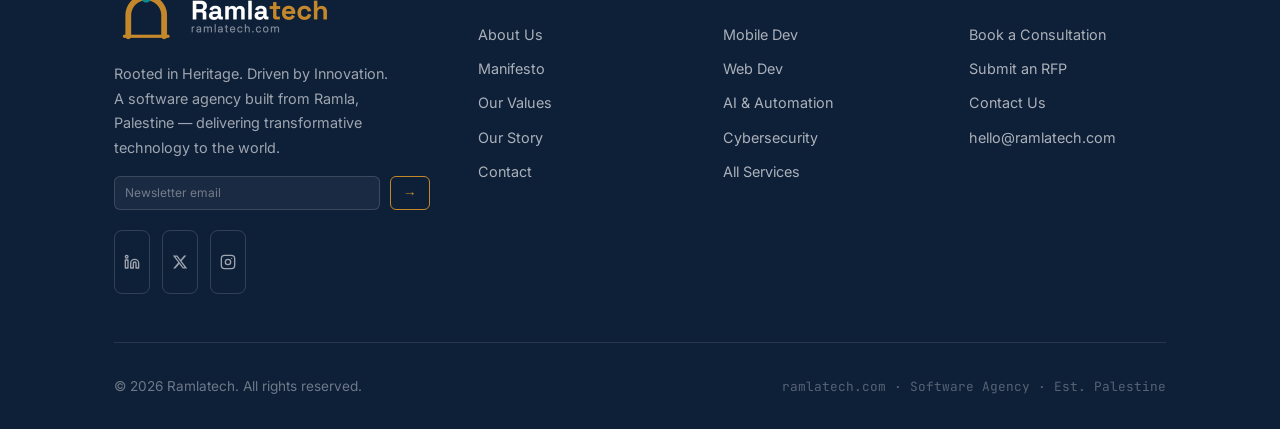
<file: blog.html>
<!DOCTYPE html>
<html lang="en">
<head>
<meta charset="UTF-8" />
<meta name="viewport" content="width=device-width, initial-scale=1.0" />
<title>Blog — Technology Insights from Ramlatech | Software, AI & Digital Transformation</title>
<meta name="description" content="Practical guides on software development, AI automation, and building great products — from the team at Ramlatech, a boutique software agency rooted in Palestine." />
<meta name="keywords" content="software development blog, AI automation guide, MVP guide, boutique software agency blog, technology insights Palestine" />
<meta name="author" content="Ramlatech" />
<meta name="robots" content="index, follow" />
<link rel="canonical" href="https://ramlatech.com/blog.html" />
<link rel="alternate" hreflang="en" href="https://ramlatech.com/blog.html" />
<link rel="alternate" hreflang="ar" href="https://ramlatech.com/blog.html?lang=ar" />

<!-- Open Graph -->
<meta property="og:type" content="website" />
<meta property="og:url" content="https://ramlatech.com/blog.html" />
<meta property="og:title" content="Blog — Technology Insights from Ramlatech" />
<meta property="og:description" content="Practical guides on software development, AI automation, and building great products — from the team at Ramlatech." />
<meta property="og:image" content="https://ramlatech.com/assets/og-card.jpg" />
<meta property="og:image:width" content="1200" />
<meta property="og:image:height" content="630" />
<meta property="og:site_name" content="Ramlatech" />
<meta property="og:locale" content="en_US" />

<!-- Twitter/X Card -->
<meta name="twitter:card" content="summary_large_image" />
<meta name="twitter:site" content="@ramlatech" />
<meta name="twitter:title" content="Blog — Technology Insights from Ramlatech" />
<meta name="twitter:description" content="Practical guides on software, AI, and building great products from the team at Ramlatech." />
<meta name="twitter:image" content="https://ramlatech.com/assets/og-card.jpg" />

<!-- Google Analytics -->
<script async src="https://www.googletagmanager.com/gtag/js?id=G-KXS97MYKLJ"></script>
<script>
  window.dataLayer = window.dataLayer || [];
  function gtag(){dataLayer.push(arguments);}
  gtag('js', new Date());
  gtag('config', 'G-KXS97MYKLJ');
</script>
<!-- Structured Data -->
<script type="application/ld+json">
{
  "@context": "https://schema.org",
  "@type": "Blog",
  "url": "https://ramlatech.com/blog.html",
  "name": "Ramlatech Blog",
  "description": "Practical guides on software development, AI automation, and building great products — from the team at Ramlatech.",
  "publisher": {
    "@type": "Organization",
    "name": "Ramlatech",
    "url": "https://ramlatech.com",
    "logo": "https://ramlatech.com/assets/logo-navy.png"
  }
}
</script>
<link rel="icon" type="image/png" href="assets/mark-navy.png" />
<link rel="preconnect" href="https://fonts.googleapis.com" />
<link rel="preconnect" href="https://fonts.gstatic.com" crossorigin />
<link rel="stylesheet" href="https://fonts.googleapis.com/css2?family=Space+Grotesk:wght@300;400;500;600;700&family=Inter:wght@300;400;500;600;700&family=JetBrains+Mono:wght@400;500&family=Cairo:wght@400;500;600;700&display=swap" />
<link rel="dns-prefetch" href="https://www.googletagmanager.com" />
<link rel="dns-prefetch" href="https://groot.mailerlite.com" />
<link rel="alternate" type="application/rss+xml" title="Ramlatech Blog" href="/blog/feed.xml" />
<link rel="preload" href="main.css" as="style" />
<link rel="stylesheet" href="main.css" />
<style>
.page-hero { background: linear-gradient(150deg, #0a1c33 0%, #0E1F38 60%, #0d2840 100%); padding: 11rem 0 7rem; position: relative; overflow: hidden; }
.page-hero-bg { position: absolute; inset: 0; background-image: radial-gradient(circle at 70% 50%, rgba(196,136,43,0.07) 0%, transparent 55%), radial-gradient(circle at 20% 80%, rgba(11,138,138,0.08) 0%, transparent 45%); pointer-events: none; }
.page-hero-dots { position: absolute; top: 60px; right: 5%; width: 280px; height: 280px; background-image: radial-gradient(circle, rgba(255,255,255,0.15) 1.5px, transparent 1.5px); background-size: 26px 26px; pointer-events: none; }
.eyebrow { font-family: var(--font-display); font-size: 0.78rem; font-weight: 600; letter-spacing: 0.12em; text-transform: uppercase; color: var(--gold); margin-bottom: 1.25rem; display: flex; align-items: center; gap: 0.6rem; }
.eyebrow::before { content: ''; width: 28px; height: 2px; background: var(--gold); }
.page-hero h1 { font-family: var(--font-display); font-size: clamp(2rem, 4vw, 3.25rem); font-weight: 700; color: var(--pearl); letter-spacing: -0.03em; line-height: 1.1; margin-bottom: 1.25rem; max-width: 700px; }
.page-hero h1 span { color: var(--gold); }
.page-hero p { font-size: 1.1rem; color: rgba(250,248,244,0.7); max-width: 520px; line-height: 1.75; }

/* Featured post */
.featured-card { display: grid; grid-template-columns: 1fr 1.3fr; border-radius: 20px; overflow: hidden; box-shadow: 0 8px 48px rgba(14,31,56,0.14); }
.featured-thumb { background: var(--navy); display: flex; align-items: center; justify-content: center; padding: 3rem; min-height: 340px; position: relative; overflow: hidden; }
.featured-thumb::before { content: ''; position: absolute; inset: 0; background: radial-gradient(circle at 30% 70%, rgba(11,138,138,0.15) 0%, transparent 60%), radial-gradient(circle at 80% 20%, rgba(196,136,43,0.1) 0%, transparent 50%); }
.featured-thumb img { height: 100px; width: auto; opacity: 0.18; position: relative; z-index: 1; }
.featured-body { background: var(--white); padding: 3rem; display: flex; flex-direction: column; justify-content: center; }
.blog-tag { display: inline-flex; align-items: center; font-family: var(--font-display); font-size: 0.72rem; font-weight: 600; letter-spacing: 0.08em; text-transform: uppercase; padding: 0.25rem 0.75rem; border-radius: 100px; margin-bottom: 1.25rem; }
.blog-tag.teal { background: rgba(11,138,138,0.1); color: var(--teal); }
.blog-tag.gold { background: rgba(196,136,43,0.1); color: var(--gold); }
.blog-tag.navy { background: rgba(14,31,56,0.08); color: var(--navy); }
.blog-tag.olive { background: rgba(75,122,69,0.1); color: var(--olive); }
.featured-body h2 { font-family: var(--font-display); font-size: clamp(1.4rem, 2.5vw, 1.9rem); font-weight: 700; color: var(--navy); letter-spacing: -0.025em; line-height: 1.2; margin-bottom: 1rem; }
.featured-body p { font-size: 0.98rem; color: var(--stone); line-height: 1.75; margin-bottom: 1.5rem; }
.blog-meta { font-family: var(--font-mono); font-size: 0.78rem; color: var(--stone); margin-bottom: 1.5rem; }
.blog-link { font-family: var(--font-display); font-size: 0.9rem; font-weight: 600; color: var(--teal); letter-spacing: 0.02em; transition: gap 0.2s; display: inline-flex; align-items: center; gap: 0.4rem; }
.blog-link:hover { color: var(--navy); gap: 0.7rem; }

/* Post grid */
.post-grid { display: grid; grid-template-columns: repeat(3, 1fr); gap: 1.75rem; }
.post-card { background: var(--white); border-radius: 16px; overflow: hidden; box-shadow: 0 4px 24px rgba(14,31,56,0.07); transition: transform 0.3s var(--ease), box-shadow 0.3s var(--ease); }
.post-card:hover { transform: translateY(-6px); box-shadow: 0 16px 48px rgba(14,31,56,0.13); }
.post-thumb { height: 160px; display: flex; align-items: center; justify-content: center; position: relative; overflow: hidden; }
.post-thumb.teal { background: linear-gradient(135deg, #0B8A8A, #097474); }
.post-thumb.gold { background: linear-gradient(135deg, #C4882B, #a97323); }
.post-thumb.navy { background: linear-gradient(135deg, #0E1F38, #0a1428); }
.post-thumb svg { opacity: 0.2; }
.post-body { padding: 1.5rem; }
.post-body h3 { font-family: var(--font-display); font-size: 1rem; font-weight: 700; color: var(--navy); line-height: 1.35; margin: 0.75rem 0 0.5rem; }
.post-date { font-family: var(--font-mono); font-size: 0.75rem; color: var(--stone); }
.coming-soon-badge { display: inline-flex; align-items: center; gap: 0.4rem; font-family: var(--font-display); font-size: 0.72rem; font-weight: 500; color: rgba(107,114,128,0.8); margin-top: 1rem; }
.coming-soon-badge::before { content: ''; width: 6px; height: 6px; border-radius: 50%; background: var(--stone); opacity: 0.5; }

@media (max-width: 900px) { .featured-card { grid-template-columns: 1fr; } .featured-thumb { min-height: 200px; } .post-grid { grid-template-columns: repeat(2, 1fr); } }
@media (max-width: 640px) { .post-grid { grid-template-columns: 1fr; } }
</style>
<!-- Additional structured data: breadcrumbs -->
<script type="application/ld+json">
{
  "@context": "https://schema.org",
  "@graph": [
    {
      "@type": "BreadcrumbList",
      "itemListElement": [
        {
          "@type": "ListItem",
          "position": 1,
          "name": "Home",
          "item": "https://ramlatech.com/"
        },
        {
          "@type": "ListItem",
          "position": 2,
          "name": "Blog",
          "item": "https://ramlatech.com/blog.html"
        }
      ]
    }
  ]
}
</script>
</head>
<body>
<nav id="main-nav">
  <a href="index.html" class="nav-logo"><img src="assets/logo-nav.png" alt="Ramlatech boutique software agency logo" width="499" height="128" /></a>
  <div class="nav-links">
    <a href="index.html" data-i18n="nav.home">Home</a>
    <a href="about.html" data-i18n="nav.about">About</a>
    <a href="manifesto.html">Manifesto</a>
    <a href="services.html" data-i18n="nav.services">Services</a>
    <a href="blog.html" data-i18n="nav.blog">Blog</a>
    <a href="contact.html" data-i18n="nav.contact">Contact</a>
    <a href="contact.html#book" class="nav-cta" data-i18n="nav.book">Book a Call</a>
  </div>
  <button class="lang-toggle" id="lang-toggle" aria-label="Switch language">العربية</button>
  <div class="nav-burger"><span></span><span></span><span></span></div>
</nav>

<!-- Hero -->
<section class="page-hero">
  <div class="page-hero-bg"></div>
  <div class="page-hero-dots"></div>
  <div class="container" style="position:relative;z-index:1;">
    <div class="eyebrow anim-up" data-i18n="blg.eyebrow">Insights & Resources</div>
    <h1 class="anim-up anim-up-d1" data-i18n-html="blg.h1">Technology insights from the<br/><span>heart of Palestine</span></h1>
    <p class="anim-up anim-up-d2" data-i18n="blg.p">Practical guides on software, AI, and building great products.</p>
  </div>
</section>

<!-- BLOG-LISTING:START -->
<!-- Generated by scripts/blog/build.py — edit posts in /admin, not here -->
<style>
.bl-chips{display:flex;flex-wrap:wrap;gap:.6rem;margin-bottom:2.25rem}
.bl-chips a{font-family:var(--font-display);font-size:.88rem;font-weight:500;color:var(--navy);border:1px solid rgba(14,31,56,.15);border-radius:100px;padding:.45rem 1.05rem;transition:all .2s}
.bl-chips a:hover{border-color:var(--teal);color:var(--teal)}
.bl-chips a.on{background:var(--teal);border-color:var(--teal);color:#fff}
.bl-grid{display:grid;grid-template-columns:repeat(3,1fr);gap:1.75rem}
.bcard{display:flex;flex-direction:column;background:var(--white);border-radius:16px;overflow:hidden;border:1px solid rgba(14,31,56,.08);box-shadow:0 4px 24px rgba(14,31,56,.06);transition:transform .3s var(--ease),box-shadow .3s var(--ease);color:inherit}
a.bcard:hover{transform:translateY(-5px);box-shadow:0 16px 44px rgba(14,31,56,.12)}
.bcard-cover{position:relative;aspect-ratio:16/8.5;display:flex;align-items:flex-start;padding:1.25rem;overflow:hidden;background-size:cover;background-position:center}
.bcard-cover::before{content:'';position:absolute;inset:0;background-image:radial-gradient(rgba(255,255,255,.12) 1.2px,transparent 1.2px);background-size:22px 22px;opacity:.7}
.bcard-cover.has-img::before{background:linear-gradient(160deg,rgba(10,28,51,.35),rgba(10,28,51,.8));opacity:1}
.bcard-cover.teal{background-image:linear-gradient(135deg,#0B8A8A,#0E1F38)}
.bcard-cover.gold{background-image:linear-gradient(135deg,#C4882B,#0E1F38)}
.bcard-cover.navy{background-image:linear-gradient(135deg,#1d3a63,#0a1428)}
.bcard-cover.olive{background-image:linear-gradient(135deg,#4B7A45,#0E1F38)}
.bcard-cover.has-img{background-color:#0E1F38}
.bcard-cover-title{position:relative;z-index:1;font-family:var(--font-display);font-weight:700;font-size:1.05rem;line-height:1.3;color:#fff;max-width:85%;display:-webkit-box;-webkit-line-clamp:3;-webkit-box-orient:vertical;overflow:hidden}
.bcard-mark{position:absolute;z-index:1;right:1rem;bottom:.85rem;font-family:var(--font-display);font-weight:700;font-size:.8rem;color:#fff;letter-spacing:-.01em}
.bcard-mark b{color:var(--gold);font-weight:700}
.bcard-body{padding:1.35rem 1.4rem 1.5rem;display:flex;flex-direction:column;flex:1}
.bcard-cat{font-family:var(--font-display);font-size:.72rem;font-weight:600;letter-spacing:.09em;text-transform:uppercase;color:var(--teal);margin-bottom:.6rem}
.bcard-cat.gold{color:var(--gold)}.bcard-cat.navy{color:var(--navy)}.bcard-cat.olive{color:var(--olive)}
.bcard h3{font-family:var(--font-display);font-size:1.12rem;font-weight:700;color:var(--navy);line-height:1.35;margin-bottom:.55rem}
.bcard p{font-size:.9rem;color:var(--stone);line-height:1.6;margin-bottom:1rem;display:-webkit-box;-webkit-line-clamp:3;-webkit-box-orient:vertical;overflow:hidden}
.bcard-meta{font-size:.8rem;color:var(--stone);margin-top:auto}
.bcard-link{font-family:var(--font-display);font-size:.88rem;font-weight:600;color:var(--teal);margin-top:.9rem}
.bcard-soon{font-family:var(--font-display);font-size:.78rem;color:var(--stone);margin-top:auto}
.bl-pager{display:flex;justify-content:center;align-items:center;gap:1.25rem;margin-top:3rem;font-family:var(--font-display);font-size:.9rem;color:var(--stone)}
.bl-pager a{font-weight:600;color:var(--teal);border:1px solid rgba(11,138,138,.3);border-radius:100px;padding:.45rem 1.1rem}
.bl-pager a:hover{background:var(--teal);color:#fff}
.bl-empty{color:var(--stone);margin-bottom:2rem}
@media(max-width:900px){.bl-grid{grid-template-columns:repeat(2,1fr)}}
@media(max-width:640px){.bl-grid{grid-template-columns:1fr}}
</style>
<section class="section-pad" style="background:var(--pearl);">
  <div class="container">
    <div class="bl-chips" role="navigation" aria-label="Blog categories"><a href="/blog.html" class="on">All posts</a><a href="/blog/category/startups.html">Startups</a></div>
    
    <div class="bl-grid">
      <a class="bcard" href="/blog/what-is-an-mvp-how-to-build-one-fast.html">
        <div class="bcard-cover teal">
          <span class="bcard-cover-title">What is an MVP? How to Build One and Get to Market Fast</span>
          <span class="bcard-mark" aria-hidden="true">Ramla<b>tech</b></span>
        </div>
        <div class="bcard-body">
          <div class="bcard-cat teal">Startups</div>
          <h3>What is an MVP? How to Build One and Get to Market Fast</h3>
          <p>An MVP is the smallest thing you can put in front of real users to test your riskiest assumption. Here&#x27;s how to scope one, build it and launch quickly without cutting the wrong corners.</p>
          <div class="bcard-meta">Ramlatech Team · Nov 22, 2026 · 7 min read</div>
          <span class="bcard-link">Read article →</span>
        </div>
      </a>
    </div>
    
  </div>
</section>
<!-- BLOG-LISTING:END -->

<!-- Newsletter Band -->
<section class="newsletter-band" aria-label="Newsletter signup">
  <div class="container">
    <div class="newsletter-grid">
      <div class="newsletter-left">
        <div class="newsletter-eyebrow" data-i18n="nl.eyebrow">STAY ROOTED</div>
        <h2 class="newsletter-h2" data-i18n-html="nl.h2">Insights from <span>Ramla</span> to your inbox</h2>
        <p class="newsletter-p" data-i18n="nl.p">One thoughtful email a month on digital transformation, AI, and software built with purpose. No noise, no fluff.</p>
      </div>
      <div class="newsletter-right">
        <form class="newsletter-form" data-newsletter="band" action="https://assets.mailerlite.com/jsonp/2267517/forms/184727574659729402/subscribe" method="POST">
          <input type="hidden" name="ml-submit" value="1">
          <input type="hidden" name="anticsrf" value="true">
          <label class="sr-only" for="nl-band-email-blog">Email</label>
          <div class="newsletter-input-wrap">
            <input type="email" id="nl-band-email-blog" name="fields[email]" required placeholder="you@company.com" aria-label="Email" class="newsletter-input" autocomplete="email" data-i18n-ph="footer.nl_ph">
            <button type="submit" class="newsletter-btn" data-i18n="nl.btn">Subscribe</button>
          </div>
          <p class="newsletter-helper" data-i18n="nl.helper">Confirm via email. Unsubscribe anytime.</p>
        </form>
        <div class="newsletter-success" data-i18n="nl.success">Thanks — check your inbox to confirm.</div>
      </div>
    </div>
  </div>
</section>

<!-- Footer -->
<footer>
  <div class="container">
    <div class="footer-grid">
      <div class="footer-brand">
        <img src="assets/logo-nav.png" alt="Ramlatech boutique software agency logo" style="height:64px;width:auto;" width="499" height="128" loading="lazy" />
        <p data-i18n="footer.tagline">Rooted in Heritage. Driven by Innovation. A software agency built from Ramla, Palestine — delivering transformative technology to the world.</p>
        <form class="footer-nl-form" data-newsletter="footer" action="https://assets.mailerlite.com/jsonp/2267517/forms/184727574659729402/subscribe" method="POST">
          <input type="hidden" name="ml-submit" value="1">
          <input type="hidden" name="anticsrf" value="true">
          <label class="sr-only" for="nl-footer-email-blog">Email</label>
          <input type="email" id="nl-footer-email-blog" name="fields[email]" required placeholder="Newsletter email" aria-label="Email" class="footer-nl-input" autocomplete="email" data-i18n-ph="footer.nl_ph">
          <button type="submit" class="footer-nl-btn">→</button>
        </form>
        <div class="footer-nl-success" data-i18n="nl.success">Thanks — check your inbox to confirm.</div>
        <div class="footer-social" style="margin-top:1.25rem;">
  <a href="https://www.linkedin.com/company/ramlatech" target="_blank" rel="noopener noreferrer" title="LinkedIn">
    <svg width="16" height="16" viewBox="0 0 24 24" fill="none" stroke="currentColor" stroke-width="2" stroke-linecap="round" stroke-linejoin="round"><path d="M16 8a6 6 0 0 1 6 6v7h-4v-7a2 2 0 0 0-2-2 2 2 0 0 0-2 2v7h-4v-7a6 6 0 0 1 6-6z"/><rect x="2" y="9" width="4" height="12"/><circle cx="4" cy="4" r="2"/></svg>
  </a>
  <a href="https://x.com/ramlatech" target="_blank" rel="noopener noreferrer" title="X">
    <svg width="16" height="16" viewBox="0 0 24 24" fill="currentColor"><path d="M18.244 2.25h3.308l-7.227 8.26 8.502 11.24H16.17l-5.214-6.817L4.99 21.75H1.68l7.73-8.835L1.254 2.25H8.08l4.713 6.231zm-1.161 17.52h1.833L7.084 4.126H5.117z"/></svg>
  </a>
  <a href="https://www.instagram.com/ramlatech" target="_blank" rel="noopener noreferrer" title="Instagram">
    <svg width="16" height="16" viewBox="0 0 24 24" fill="none" stroke="currentColor" stroke-width="2" stroke-linecap="round" stroke-linejoin="round"><rect x="2" y="2" width="20" height="20" rx="5"/><circle cx="12" cy="12" r="4"/><circle cx="17.5" cy="6.5" r="1" fill="currentColor" stroke="none"/></svg>
  </a>
</div>
      </div>
      <div class="footer-col"><h4 data-i18n="footer.company">Company</h4><a href="about.html" data-i18n="footer.about_us">About Us</a><a href="manifesto.html">Manifesto</a><a href="about.html#values" data-i18n="footer.our_values">Our Values</a><a href="about.html#story" data-i18n="footer.our_story">Our Story</a><a href="contact.html" data-i18n="footer.f_contact">Contact</a></div>
      <div class="footer-col"><h4 data-i18n="footer.services">Services</h4><a href="services.html#mobile" data-i18n="footer.mobile_dev">Mobile Dev</a><a href="services.html#web" data-i18n="footer.web_dev">Web Dev</a><a href="services.html#ai" data-i18n="footer.ai">AI & Automation</a><a href="services.html#security" data-i18n="footer.security">Cybersecurity</a><a href="services.html" data-i18n="footer.all_svcs">All Services</a></div>
      <div class="footer-col"><h4 data-i18n="footer.get_started">Get Started</h4><a href="contact.html#book" data-i18n="footer.book_cons">Book a Consultation</a><a href="contact.html#rfp" data-i18n="footer.submit_rfp">Submit an RFP</a><a href="contact.html" data-i18n="footer.contact_us">Contact Us</a><a href="mailto:hello@ramlatech.com">hello@ramlatech.com</a></div>
    </div>
    <div class="act-plus-bar">
      <img src="assets/assetsact-plus-logo-transparent.svg" alt="ACT Plus Digital Solutions" class="act-plus-logo-img" />
      <span class="act-plus-text">A specialized division of <strong>ACT Plus Digital Solutions</strong></span>
    </div>
    <div class="footer-bottom">
      <span data-i18n="footer.copyright">© 2026 Ramlatech. All rights reserved.</span>
      <span style="font-family:var(--font-mono);font-size:0.8rem;color:rgba(255,255,255,0.3);" data-i18n="footer.mono">ramlatech.com · Software Agency · Est. Palestine</span>
    </div>
  </div>
</footer>
<script src="main.js" defer></script>
<script src="https://groot.mailerlite.com/js/w/webforms.min.js?v95037e5bac78f29ed026832ca21a7c7b" type="text/javascript" defer></script>
<script src="lang.js" defer></script>
</body>
</html>
</file>
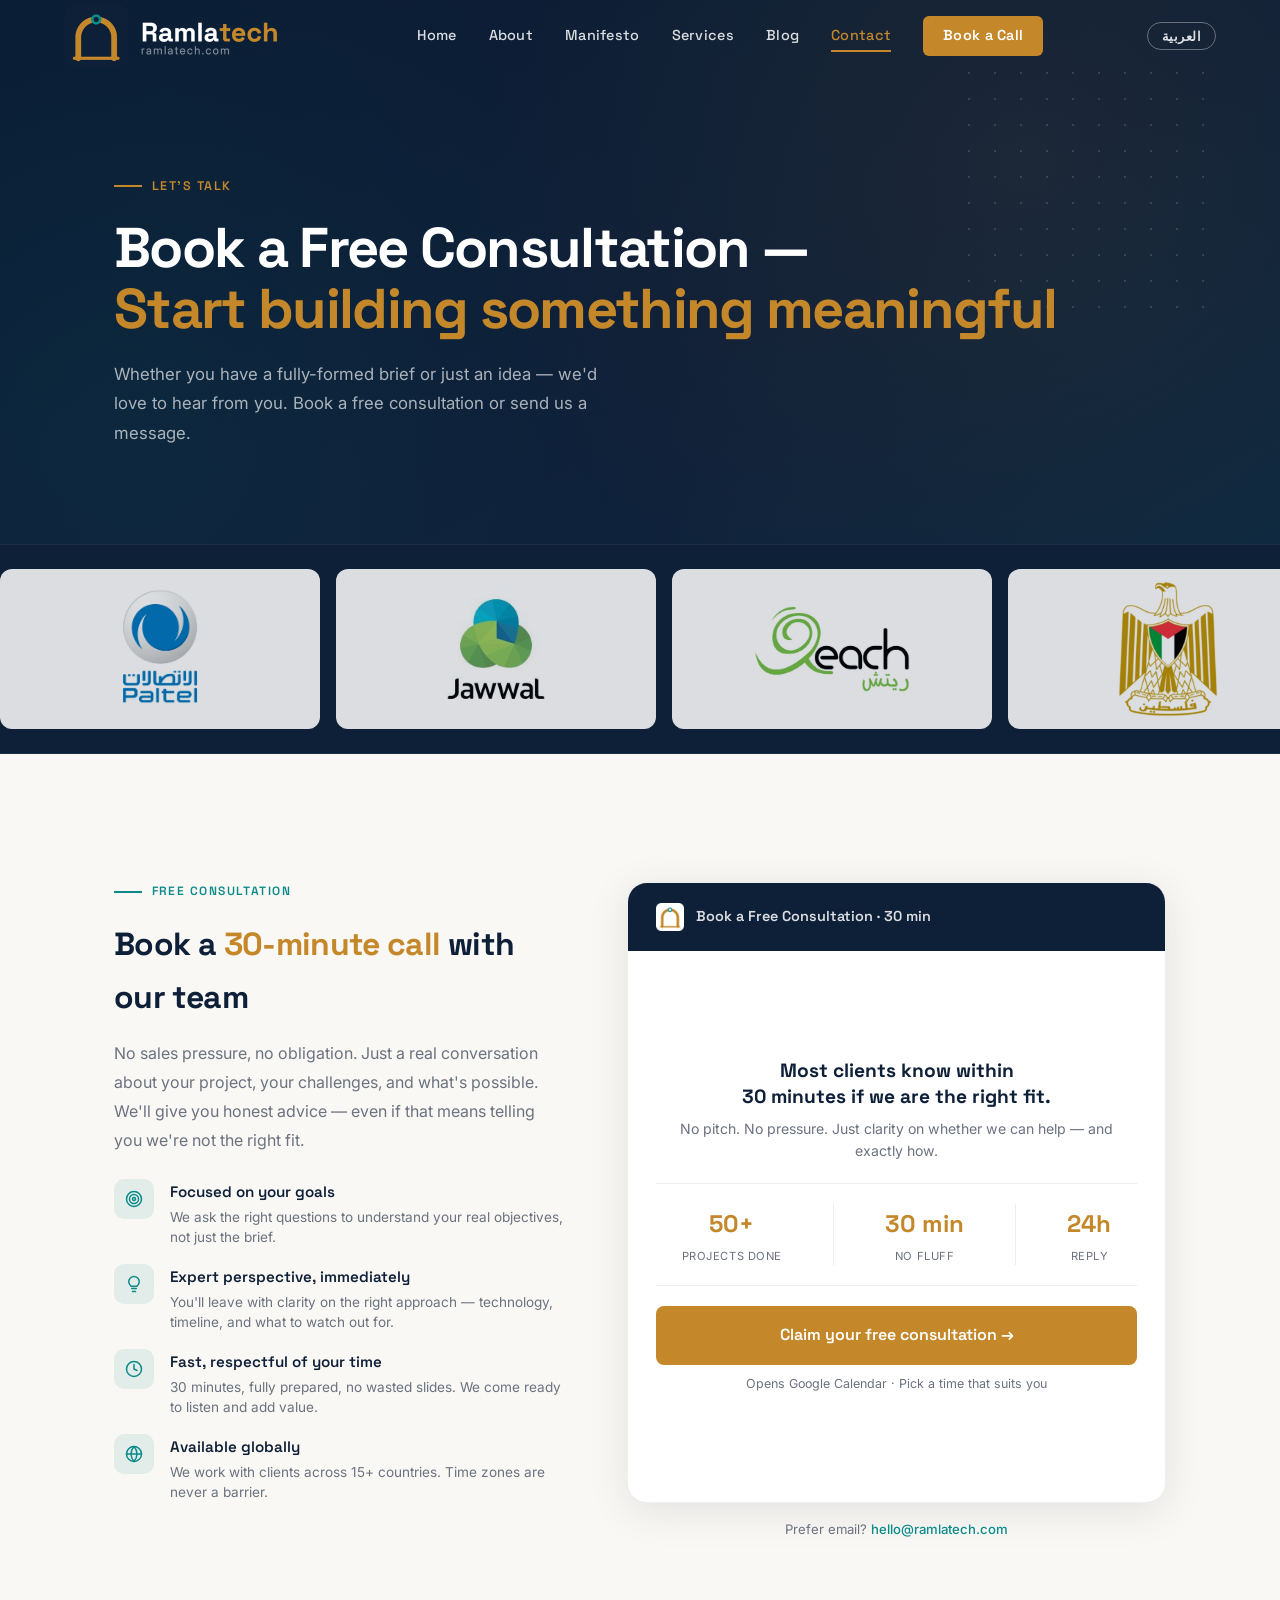
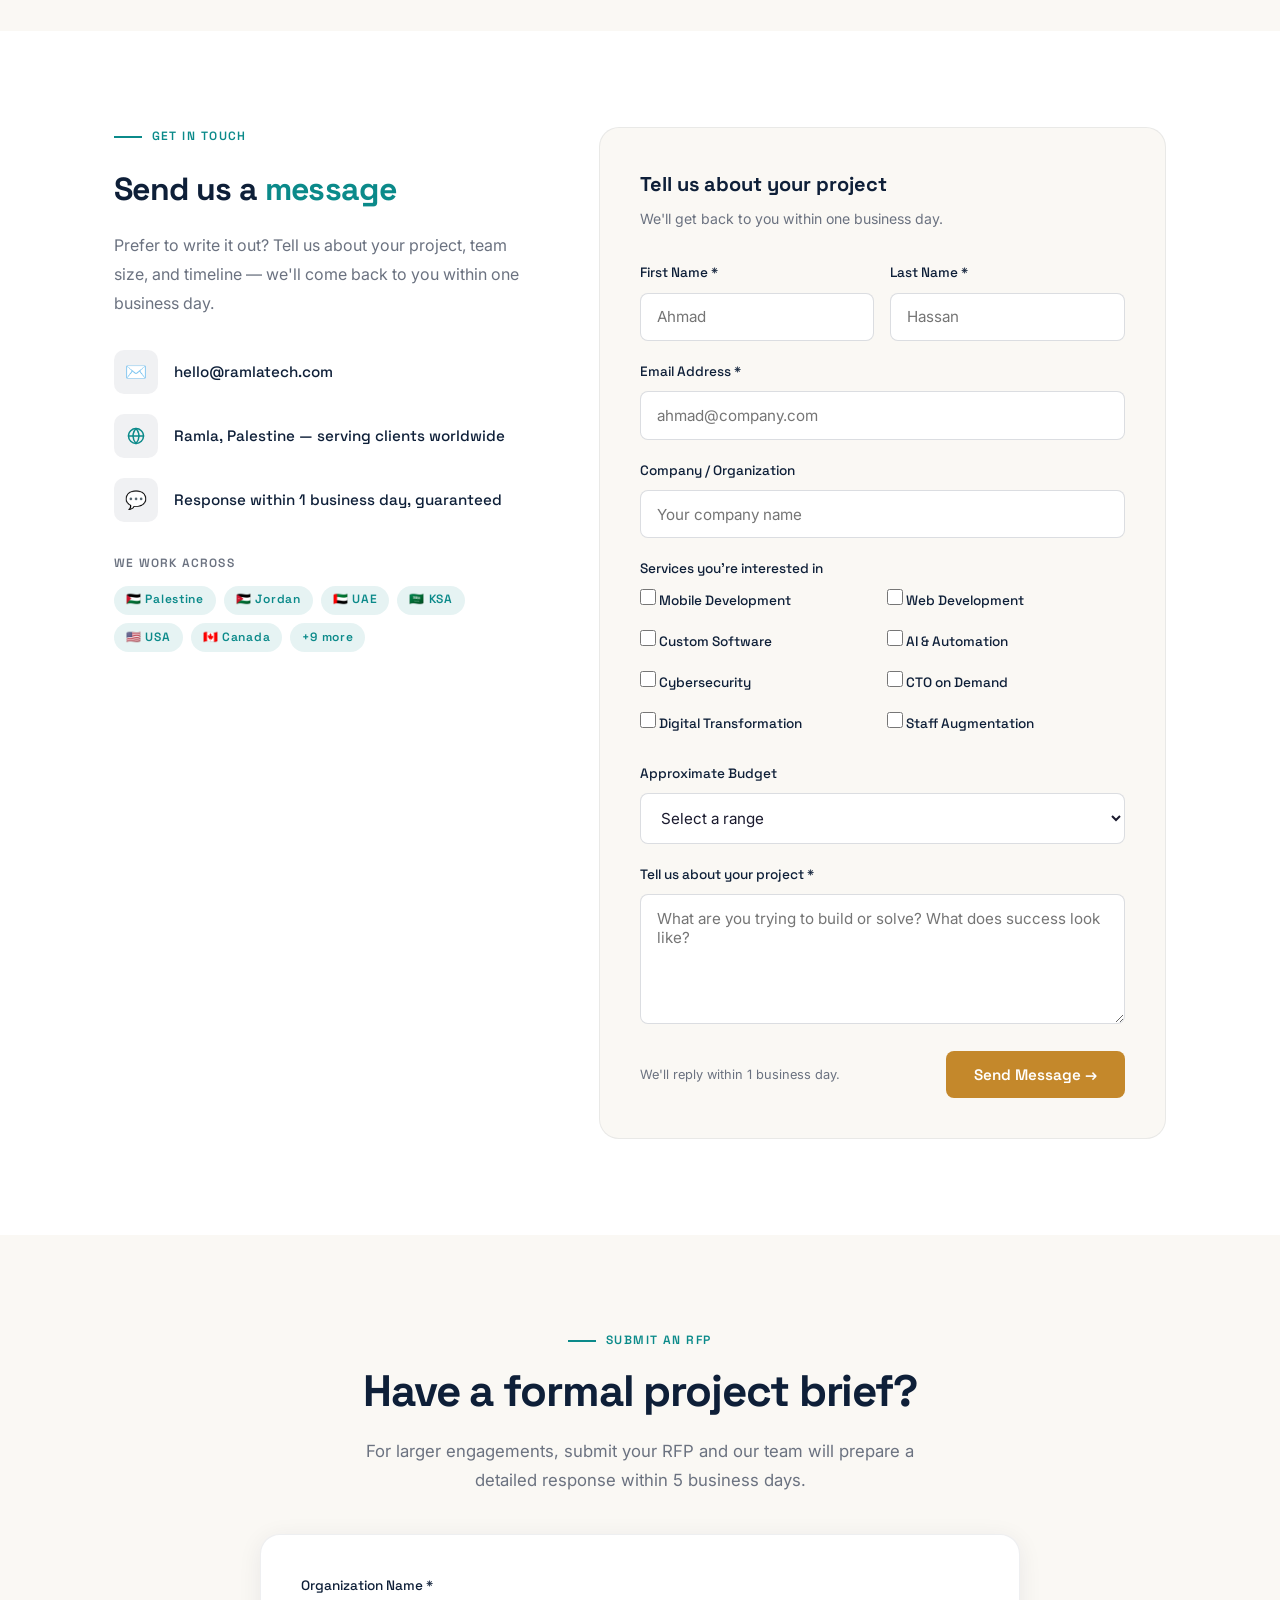
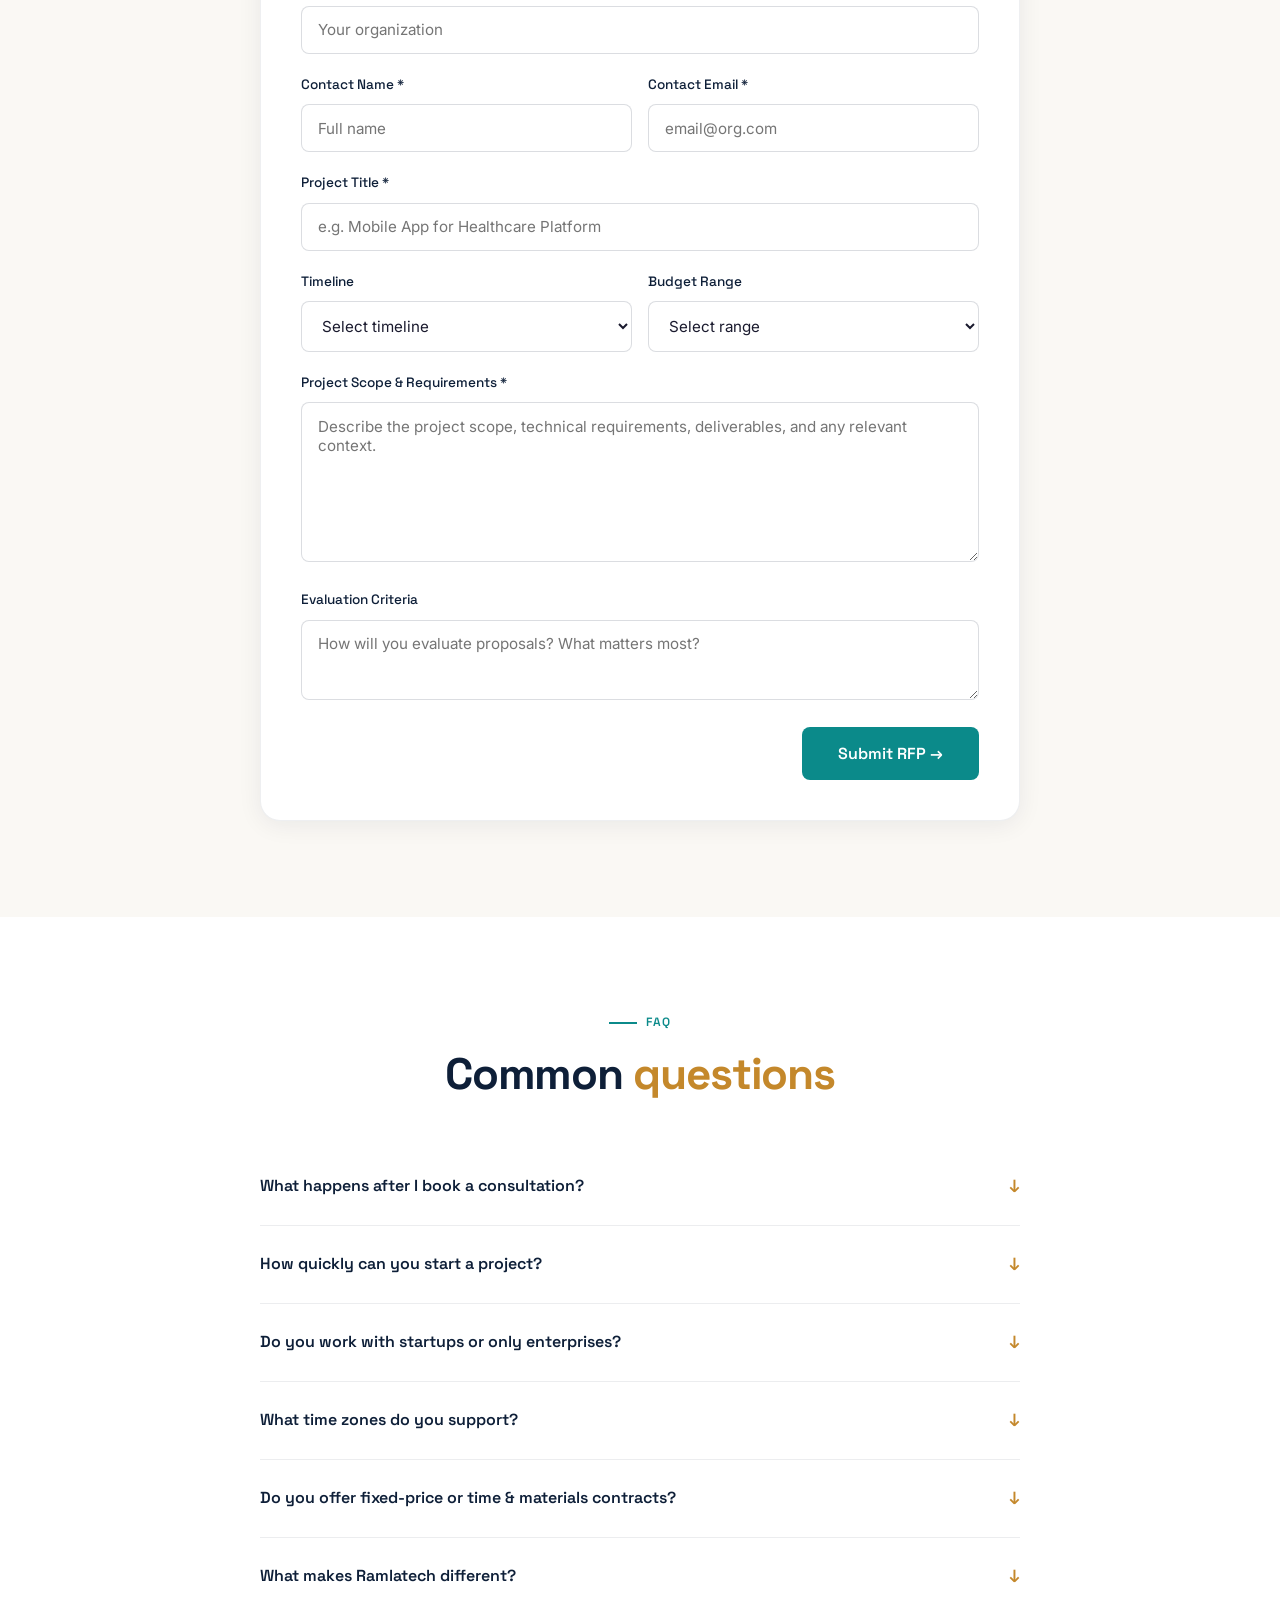
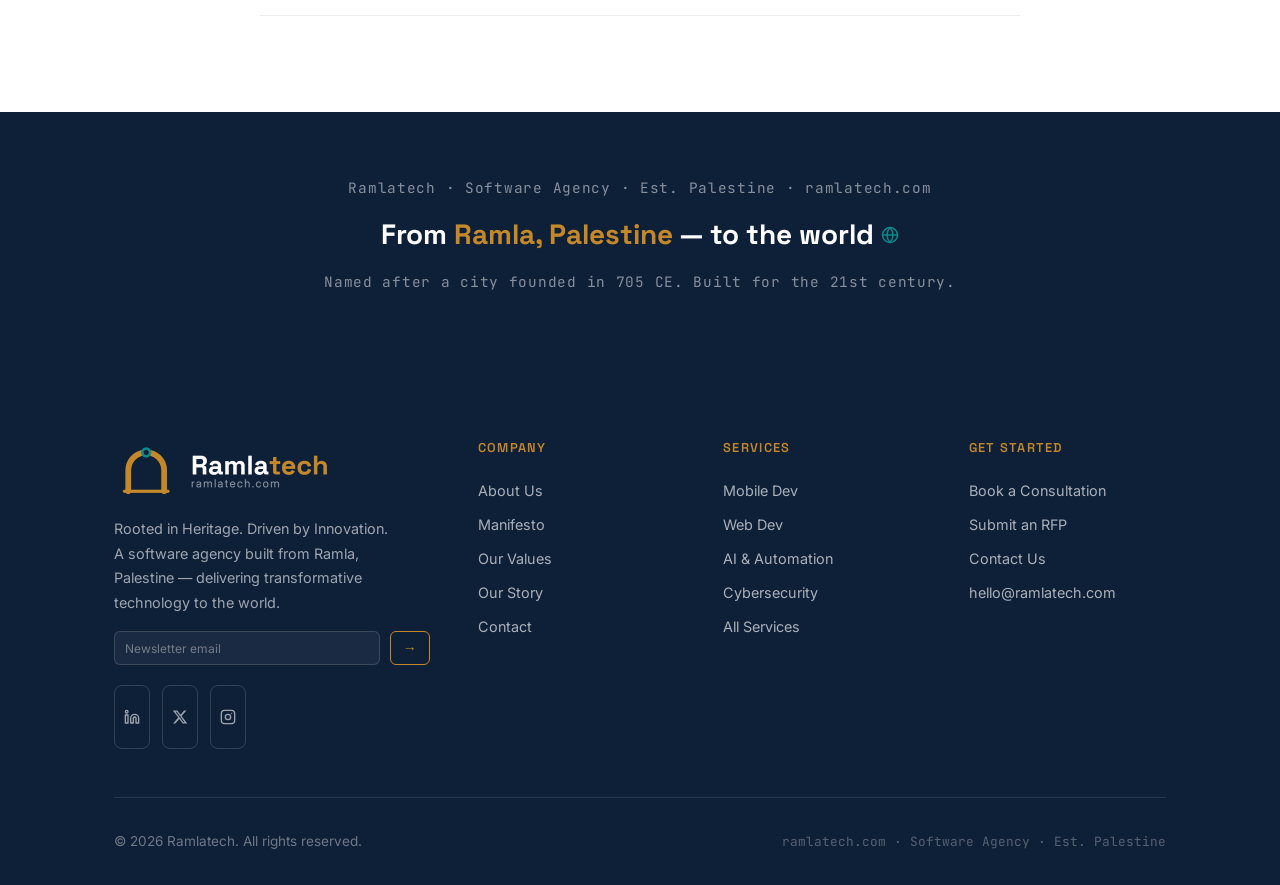
<file: contact.html>
<!DOCTYPE html>
<html lang="en">
<head>
<meta charset="UTF-8" />
<meta name="viewport" content="width=device-width, initial-scale=1.0" />
<title>Contact Ramlatech — Book a Free Consultation | Software Agency</title>
<meta name="description" content="Get in touch with Ramlatech. Book a free consultation, send us a message, or submit a formal RFP for your next software project." />
<meta name="keywords" content="contact Ramlatech, book consultation, submit RFP, software agency contact, hire software agency" />
<meta name="author" content="Ramlatech" />
<meta name="robots" content="index, follow" />
<link rel="canonical" href="https://ramlatech.com/contact.html" />
<link rel="alternate" hreflang="en" href="https://ramlatech.com/contact.html" />
<link rel="alternate" hreflang="ar" href="https://ramlatech.com/contact.html?lang=ar" />

<!-- Open Graph -->
<meta property="og:type" content="website" />
<meta property="og:url" content="https://ramlatech.com/contact.html" />
<meta property="og:title" content="Contact Ramlatech — Book a Consultation or Submit an RFP" />
<meta property="og:description" content="Get in touch with Ramlatech. Book a free consultation, send us a message, or submit a formal RFP for your next software project." />
<meta property="og:image" content="https://ramlatech.com/assets/og-card.jpg" />
<meta property="og:image:width" content="1200" />
<meta property="og:image:height" content="630" />
<meta property="og:site_name" content="Ramlatech" />
<meta property="og:locale" content="en_US" />

<!-- Twitter/X Card -->
<meta name="twitter:card" content="summary_large_image" />
<meta name="twitter:site" content="@ramlatech" />
<meta name="twitter:title" content="Contact Ramlatech" />
<meta name="twitter:description" content="Book a free consultation or submit an RFP for your next software project." />
<meta name="twitter:image" content="https://ramlatech.com/assets/og-card.jpg" />
<link rel="icon" type="image/png" href="assets/mark-navy.png" />
<script type="application/ld+json">
{
  "@context": "https://schema.org",
  "@type": "Organization",
  "name": "Ramlatech",
  "url": "https://ramlatech.com",
  "email": "hello@ramlatech.com",
  "parentOrganization": {
    "@type": "Organization",
    "name": "ACT Plus Digital Solutions"
  }
}
</script>
<link rel="preconnect" href="https://fonts.googleapis.com" />
<link rel="preconnect" href="https://fonts.gstatic.com" crossorigin />
<link rel="stylesheet" href="https://fonts.googleapis.com/css2?family=Space+Grotesk:wght@300;400;500;600;700&family=Inter:wght@300;400;500;600;700&family=JetBrains+Mono:wght@400;500&family=Cairo:wght@400;500;600;700&display=swap" />
<link rel="dns-prefetch" href="https://www.googletagmanager.com" />
<link rel="dns-prefetch" href="https://groot.mailerlite.com" />
<link rel="preload" href="main.css" as="style" />
<link rel="stylesheet" href="main.css" />
<style>
.page-hero { background: linear-gradient(150deg, #0a1c33 0%, #0E1F38 60%, #0d2840 100%); padding: 11rem 0 6rem; position: relative; overflow: hidden; }
.page-hero-bg { position: absolute; inset: 0; background-image: radial-gradient(circle at 80% 30%, rgba(196,136,43,0.08) 0%, transparent 50%), radial-gradient(circle at 10% 80%, rgba(11,138,138,0.09) 0%, transparent 45%); pointer-events: none; }
.page-hero-dots { position: absolute; top: 60px; right: 5%; width: 260px; height: 260px; background-image: radial-gradient(circle, rgba(255,255,255,0.13) 1.5px, transparent 1.5px); background-size: 26px 26px; pointer-events: none; }
.eyebrow { font-family: var(--font-display); font-size: 0.78rem; font-weight: 600; letter-spacing: 0.12em; text-transform: uppercase; color: var(--gold); margin-bottom: 1.25rem; display: flex; align-items: center; gap: 0.6rem; }
.eyebrow::before { content: ''; width: 28px; height: 2px; background: var(--gold); }
.page-hero h1 { font-family: var(--font-display); font-size: clamp(2.5rem, 5vw, 3.5rem); font-weight: 700; color: var(--white); letter-spacing: -0.03em; line-height: 1.1; margin-bottom: 1.25rem; }
.page-hero h1 span { color: var(--gold); }
.page-hero p { font-size: 1.05rem; color: rgba(255,255,255,0.65); max-width: 500px; line-height: 1.75; }
.booking-layout { display: grid; grid-template-columns: 1fr 1.2fr; gap: 4rem; align-items: stretch; }
.booking-info h2 { font-family: var(--font-display); font-size: clamp(1.6rem, 2.5vw, 2rem); font-weight: 700; color: var(--navy); letter-spacing: -0.02em; margin-bottom: 1rem; }
.booking-info h2 span { color: var(--gold); }
.booking-info p { color: var(--stone); line-height: 1.8; margin-bottom: 1.5rem; }
.booking-perks { display: flex; flex-direction: column; gap: 1rem; margin-top: 1.5rem; }
.booking-perk { display: flex; gap: 1rem; align-items: flex-start; }
.perk-icon { width: 40px; height: 40px; flex-shrink: 0; border-radius: 10px; background: rgba(11,138,138,0.1); display: flex; align-items: center; justify-content: center; font-size: 1.1rem; }
.booking-perk h4 { font-family: var(--font-display); font-size: 0.95rem; font-weight: 600; color: var(--navy); margin-bottom: 0.2rem; }
.booking-perk p { font-size: 0.85rem; color: var(--stone); margin: 0; line-height: 1.5; }
.calendar-embed-wrap { background: var(--white); border-radius: 20px; overflow: hidden; box-shadow: 0 8px 40px rgba(14,31,56,0.1); border: 1px solid rgba(14,31,56,0.07); height: 100%; display: flex; flex-direction: column; }
.calendar-embed-header { background: var(--navy); padding: 1.25rem 1.75rem; display: flex; align-items: center; gap: 0.75rem; }
.calendar-embed-header img { height: 28px; width: auto; }
.calendar-embed-header span { font-family: var(--font-display); font-size: 0.9rem; font-weight: 600; color: rgba(255,255,255,0.85); }
.calendar-embed-wrap iframe { width: 100%; border: none; display: block; }
.booking-layout > *, .contact-layout > * { min-width: 0; }
.calendar-embed-wrap .btn { white-space: normal; text-align: center; }
.contact-layout { display: grid; grid-template-columns: 1fr 1.4fr; gap: 5rem; align-items: start; }
.contact-info h2 { font-family: var(--font-display); font-size: clamp(1.6rem, 2.5vw, 2rem); font-weight: 700; color: var(--navy); letter-spacing: -0.02em; margin-bottom: 1rem; }
.contact-info h2 span { color: var(--teal); }
.contact-info p { color: var(--stone); line-height: 1.8; margin-bottom: 2rem; }
.contact-detail { display: flex; gap: 1rem; align-items: center; margin-bottom: 1.25rem; }
.cd-icon { width: 44px; height: 44px; flex-shrink: 0; border-radius: 10px; background: rgba(14,31,56,0.06); display: flex; align-items: center; justify-content: center; font-size: 1.1rem; }
.contact-detail a, .contact-detail span { font-family: var(--font-display); font-size: 0.95rem; font-weight: 500; color: var(--navy); transition: color 0.2s; }
.contact-detail a:hover { color: var(--teal); }
.contact-form-card { background: var(--pearl); border-radius: 20px; padding: 2.5rem; border: 1px solid rgba(14,31,56,0.07); }
.contact-form-card h3 { font-family: var(--font-display); font-size: 1.25rem; font-weight: 700; color: var(--navy); margin-bottom: 0.4rem; }
.contact-form-card .sub { font-size: 0.88rem; color: var(--stone); margin-bottom: 2rem; }
.form-row { display: grid; grid-template-columns: 1fr 1fr; gap: 1rem; }
.services-checkboxes { display: grid; grid-template-columns: 1fr 1fr; gap: 0.6rem; margin-top: 0.5rem; }
.service-check { display: flex; align-items: center; gap: 0.5rem; font-size: 0.85rem; color: var(--ink); cursor: pointer; }
.service-check input[type=checkbox] { width: 16px; height: 16px; accent-color: var(--teal); cursor: pointer; flex-shrink: 0; }




.rfp-card { background: var(--white); border-radius: 20px; padding: 2.5rem; border: 1px solid rgba(14,31,56,0.07); box-shadow: 0 4px 24px rgba(14,31,56,0.07); }
.faq-grid { max-width: 760px; margin: 3rem auto 0; }
.faq-item { border-bottom: 1px solid rgba(14,31,56,0.08); padding: 1.5rem 0; }
.faq-q { font-family: var(--font-display); font-size: 1rem; font-weight: 600; color: var(--navy); cursor: pointer; display: flex; justify-content: space-between; align-items: center; gap: 1rem; user-select: none; }
.faq-q .arrow { font-size: 1.1rem; transition: transform 0.3s; color: var(--gold); flex-shrink: 0; }
.faq-a { font-size: 0.93rem; color: var(--stone); line-height: 1.75; max-height: 0; overflow: hidden; transition: max-height 0.4s ease, margin-top 0.3s; }
.faq-item.open .faq-a { max-height: 300px; margin-top: 0.75rem; }
.faq-item.open .faq-q .arrow { transform: rotate(180deg); }
.location-strip { background: var(--navy); padding: 4rem 0; text-align: center; }
.location-strip p { font-family: var(--font-mono); font-size: 0.9rem; color: rgba(255,255,255,0.5); letter-spacing: 0.05em; }
.location-strip .tagline { font-family: var(--font-display); font-size: clamp(1.2rem, 2.5vw, 1.75rem); font-weight: 700; color: var(--white); margin: 0.75rem 0; }
.location-strip .tagline span { color: var(--gold); }
@media(max-width:900px) { .booking-layout, .contact-layout { grid-template-columns: 1fr; gap: 2.5rem; } }
@media(max-width:640px) { .form-row, .services-checkboxes { grid-template-columns: 1fr; } }
.clients-carousel { background: #0E1F38; border-top: 1px solid rgba(255,255,255,0.06); border-bottom: 1px solid rgba(255,255,255,0.06); padding: 1.5rem 0; overflow: hidden; }
.clients-track { display: flex; gap: 1rem; animation: logoScroll 40s linear infinite; width: max-content; }
.client-card { width: 320px; height: 160px; background: #fff; border-radius: 12px; padding: 0.625rem; flex-shrink: 0; opacity: 0.85; transition: opacity 0.2s, transform 0.2s; display: flex; align-items: center; justify-content: center; }
.client-card:hover { opacity: 1; transform: translateY(-2px); }
.client-card img { width: 100%; height: 100%; object-fit: contain; }
@keyframes logoScroll { 0% { transform: translateX(0); } 100% { transform: translateX(-50%); } }
</style>
<!-- Google tag (gtag.js) -->
<script async src="https://www.googletagmanager.com/gtag/js?id=G-KXS97MYKLJ"></script>
<script>
  window.dataLayer = window.dataLayer || [];
  function gtag(){dataLayer.push(arguments);}
  gtag('js', new Date());

  gtag('config', 'G-KXS97MYKLJ');
</script>
<!-- Additional structured data: breadcrumbs + FAQ -->
<script type="application/ld+json">
{
  "@context": "https://schema.org",
  "@graph": [
    {
      "@type": "BreadcrumbList",
      "itemListElement": [
        {
          "@type": "ListItem",
          "position": 1,
          "name": "Home",
          "item": "https://ramlatech.com/"
        },
        {
          "@type": "ListItem",
          "position": 2,
          "name": "Contact",
          "item": "https://ramlatech.com/contact.html"
        }
      ]
    },
    {
      "@type": "FAQPage",
      "mainEntity": [
        {
          "@type": "Question",
          "name": "What happens after I book a consultation?",
          "acceptedAnswer": {
            "@type": "Answer",
            "text": "You'll receive a confirmation with a calendar invite. The call is 30 minutes — we'll listen, ask questions, and give you an honest assessment of how we can help."
          }
        },
        {
          "@type": "Question",
          "name": "How quickly can you start a project?",
          "acceptedAnswer": {
            "@type": "Answer",
            "text": "For new projects, we typically start within 1–2 weeks of signing an agreement. For staff augmentation, we can often onboard team members within a week."
          }
        },
        {
          "@type": "Question",
          "name": "Do you work with startups or only enterprises?",
          "acceptedAnswer": {
            "@type": "Answer",
            "text": "Both. We work with seed-stage startups building their first product, scale-ups modernizing their stack, and enterprise organizations undergoing digital transformation."
          }
        },
        {
          "@type": "Question",
          "name": "What time zones do you support?",
          "acceptedAnswer": {
            "@type": "Answer",
            "text": "We have experience working across EMEA, APAC, and North American time zones. We've successfully delivered projects for clients in 15+ countries."
          }
        },
        {
          "@type": "Question",
          "name": "Do you offer fixed-price or time & materials contracts?",
          "acceptedAnswer": {
            "@type": "Answer",
            "text": "Both. For well-defined projects, we offer fixed-price engagements. For evolving projects, we work on a time & materials basis. We'll recommend the right model during the consultation."
          }
        },
        {
          "@type": "Question",
          "name": "What makes Ramlatech different?",
          "acceptedAnswer": {
            "@type": "Answer",
            "text": "Radical transparency, deep roots, and genuine care. We treat your challenges as our own. Our Palestinian heritage means we've built resilience, creativity, and a long-term view into everything we do."
          }
        }
      ]
    }
  ]
}
</script>
</head>
<body>
<nav id="main-nav">
  <a href="index.html" class="nav-logo"><img src="assets/logo-nav.png" alt="Ramlatech boutique software agency logo" width="499" height="128" /></a>
  <div class="nav-links">
    <a href="index.html" data-i18n="nav.home">Home</a>
    <a href="about.html" data-i18n="nav.about">About</a>
    <a href="manifesto.html">Manifesto</a>
    <a href="services.html" data-i18n="nav.services">Services</a>
    <a href="blog.html" data-i18n="nav.blog">Blog</a>
    <a href="contact.html" data-i18n="nav.contact">Contact</a>
    <a href="contact.html#book" class="nav-cta" data-i18n="nav.book">Book a Call</a>
  </div>
  <button class="lang-toggle" id="lang-toggle" aria-label="Switch language">العربية</button>
  <div class="nav-burger"><span></span><span></span><span></span></div>
</nav>
<section class="page-hero">
  <div class="page-hero-bg"></div>
  <div class="page-hero-dots"></div>
  <div class="container" style="position:relative;z-index:1;">
    <div class="eyebrow anim-up" data-i18n="con.eyebrow">Let's Talk</div>
    <h1 class="anim-up anim-up-d1" data-i18n-html="con.h1">Book a Free Consultation —<br/><span>Start building something meaningful</span></h1>
    <p class="anim-up anim-up-d2" data-i18n="con.p">Whether you have a fully-formed brief or just an idea — we'd love to hear from you. Book a free consultation or send us a message.</p>
  </div>
</section>
<!-- Client Logo Carousel -->
<div class="clients-carousel">
  <div class="clients-track">
    <div class="client-card"><img width="800" height="670" decoding="async" loading="lazy" src="assets/clients/1%20Paltel.webp" alt="Paltel"></div>
    <div class="client-card" style="overflow:hidden"><img width="410" height="410" decoding="async" loading="lazy" src="assets/clients/2%20Jawwal.svg" alt="Jawwal" style="transform:scale(1.1);transform-origin:center"></div>
    <div class="client-card"><img width="800" height="307" decoding="async" loading="lazy" src="assets/clients/3%20Reach.webp" alt="Reach"></div>
    <div class="client-card"><img width="597" height="800" decoding="async" loading="lazy" src="assets/clients/4%20Palestinian%20Authority.webp" alt="Palestinian Authority"></div>
    <div class="client-card"><img width="800" height="347" decoding="async" loading="lazy" src="assets/clients/5%20PCBS.webp" alt="PCBS"></div>
    <div class="client-card"><img width="800" height="450" decoding="async" loading="lazy" src="assets/clients/6%20Ministry%20of%20Telecommunications%20%26%20Digital%20Economy.webp" alt="MTIT"></div>
    <div class="client-card" style="overflow:hidden"><img decoding="async" src="assets/clients/MTIT%20New.avif" alt="MTIT New" style="transform:scale(1.47);transform-origin:center" width="500" height="300" loading="lazy"></div>
    <div class="client-card" style="overflow:hidden"><img decoding="async" src="assets/clients/PMA%20Final%20.jpg" alt="PMA" style="transform:scale(1.27);transform-origin:center" width="640" height="360" loading="lazy"></div>
    <div class="client-card"><img width="800" height="609" decoding="async" loading="lazy" src="assets/clients/8%20World%20Bank.webp" alt="World Bank"></div>
    <div class="client-card"><img width="800" height="800" decoding="async" loading="lazy" src="assets/clients/9%20Bank%20of%20Palestine.webp" alt="Bank of Palestine"></div>
    <div class="client-card"><img width="800" height="411" decoding="async" loading="lazy" src="assets/clients/12%20AlQuds%20Pharma.webp" alt="AlQuds Pharma"></div>
    <div class="client-card"><img width="800" height="522" decoding="async" loading="lazy" src="assets/clients/13%20GIZ.webp" alt="GIZ"></div>
    <div class="client-card"><img width="800" height="293" decoding="async" loading="lazy" src="assets/clients/14%20Munib%20%26%20Angela%20Masri%20Logo.webp" alt="Munib &amp; Angela Masri"></div>
    <div class="client-card"><img width="800" height="550" decoding="async" loading="lazy" src="assets/clients/15%20Upliftt.webp" alt="Upliftt"></div>
    <div class="client-card"><img width="1288" height="230" decoding="async" loading="lazy" src="assets/clients/Playgeko%20logo.svg" alt="Playgeko"></div>
    <div class="client-card" style="overflow:hidden"><img decoding="async" src="assets/clients/Playsonic%20Logo.jpg" alt="Playsonic" style="transform:scale(1.4);transform-origin:center" width="640" height="360" loading="lazy"></div>
    <div class="client-card"><img decoding="async" src="assets/clients/16.%20BK%20Plus%20Europe.png" alt="BK Plus Europe" style="transform:scale(0.7);transform-origin:center" width="330" height="240" loading="lazy"></div>
    <div class="client-card"><img src="assets/clients/BMORE%20Jordan.webp" alt="BMORE Jordan" width="600" height="300" loading="lazy" decoding="async"></div>
    <div class="client-card"><img width="800" height="670" decoding="async" loading="lazy" src="assets/clients/1%20Paltel.webp" alt="Paltel"></div>
    <div class="client-card" style="overflow:hidden"><img width="410" height="410" decoding="async" loading="lazy" src="assets/clients/2%20Jawwal.svg" alt="Jawwal" style="transform:scale(1.1);transform-origin:center"></div>
    <div class="client-card"><img width="800" height="307" decoding="async" loading="lazy" src="assets/clients/3%20Reach.webp" alt="Reach"></div>
    <div class="client-card"><img width="597" height="800" decoding="async" loading="lazy" src="assets/clients/4%20Palestinian%20Authority.webp" alt="Palestinian Authority"></div>
    <div class="client-card"><img width="800" height="347" decoding="async" loading="lazy" src="assets/clients/5%20PCBS.webp" alt="PCBS"></div>
    <div class="client-card"><img width="800" height="450" decoding="async" loading="lazy" src="assets/clients/6%20Ministry%20of%20Telecommunications%20%26%20Digital%20Economy.webp" alt="MTIT"></div>
    <div class="client-card" style="overflow:hidden"><img decoding="async" src="assets/clients/MTIT%20New.avif" alt="MTIT New" style="transform:scale(1.47);transform-origin:center" width="500" height="300" loading="lazy"></div>
    <div class="client-card" style="overflow:hidden"><img decoding="async" src="assets/clients/PMA%20Final%20.jpg" alt="PMA" style="transform:scale(1.27);transform-origin:center" width="640" height="360" loading="lazy"></div>
    <div class="client-card"><img width="800" height="609" decoding="async" loading="lazy" src="assets/clients/8%20World%20Bank.webp" alt="World Bank"></div>
    <div class="client-card"><img width="800" height="800" decoding="async" loading="lazy" src="assets/clients/9%20Bank%20of%20Palestine.webp" alt="Bank of Palestine"></div>
    <div class="client-card"><img width="800" height="411" decoding="async" loading="lazy" src="assets/clients/12%20AlQuds%20Pharma.webp" alt="AlQuds Pharma"></div>
    <div class="client-card"><img width="800" height="522" decoding="async" loading="lazy" src="assets/clients/13%20GIZ.webp" alt="GIZ"></div>
    <div class="client-card"><img width="800" height="293" decoding="async" loading="lazy" src="assets/clients/14%20Munib%20%26%20Angela%20Masri%20Logo.webp" alt="Munib &amp; Angela Masri"></div>
    <div class="client-card"><img width="800" height="550" decoding="async" loading="lazy" src="assets/clients/15%20Upliftt.webp" alt="Upliftt"></div>
    <div class="client-card"><img width="1288" height="230" decoding="async" loading="lazy" src="assets/clients/Playgeko%20logo.svg" alt="Playgeko"></div>
    <div class="client-card" style="overflow:hidden"><img decoding="async" src="assets/clients/Playsonic%20Logo.jpg" alt="Playsonic" style="transform:scale(1.4);transform-origin:center" width="640" height="360" loading="lazy"></div>
    <div class="client-card"><img decoding="async" src="assets/clients/16.%20BK%20Plus%20Europe.png" alt="BK Plus Europe" style="transform:scale(0.7);transform-origin:center" width="330" height="240" loading="lazy"></div>
    <div class="client-card"><img src="assets/clients/BMORE%20Jordan.webp" alt="BMORE Jordan" width="600" height="300" loading="lazy" decoding="async"></div>
  </div>
</div>
<section class="section-pad-lg" style="background:var(--pearl);" id="book">
  <div class="container">
    <div class="booking-layout">
      <div class="booking-info reveal">
        <div class="section-label" data-i18n="con.bk.label">Free Consultation</div>
        <h2 data-i18n-html="con.bk.h2">Book a <span>30-minute call</span> with our team</h2>
        <p data-i18n="con.bk.p">No sales pressure, no obligation. Just a real conversation about your project, your challenges, and what's possible. We'll give you honest advice — even if that means telling you we're not the right fit.</p>
        <div class="booking-perks">
          <div class="booking-perk"><div class="perk-icon"><svg width="18" height="18" viewBox="0 0 24 24" fill="none" stroke="#0B8A8A" stroke-width="2" stroke-linecap="round" stroke-linejoin="round"><circle cx="12" cy="12" r="10"/><circle cx="12" cy="12" r="6"/><circle cx="12" cy="12" r="2"/></svg></div><div><h4 data-i18n="con.bk.p1h4">Focused on your goals</h4><p data-i18n="con.bk.p1p">We ask the right questions to understand your real objectives, not just the brief.</p></div></div>
          <div class="booking-perk"><div class="perk-icon"><svg width="18" height="18" viewBox="0 0 24 24" fill="none" stroke="#0B8A8A" stroke-width="2" stroke-linecap="round" stroke-linejoin="round"><line x1="9" y1="18" x2="15" y2="18"/><line x1="10" y1="22" x2="14" y2="22"/><path d="M12 2a7 7 0 0 1 7 7c0 3-2 5-3 6H8c-1-1-3-3-3-6a7 7 0 0 1 7-7z"/></svg></div><div><h4 data-i18n="con.bk.p2h4">Expert perspective, immediately</h4><p data-i18n="con.bk.p2p">You'll leave with clarity on the right approach — technology, timeline, and what to watch out for.</p></div></div>
          <div class="booking-perk"><div class="perk-icon"><svg width="18" height="18" viewBox="0 0 24 24" fill="none" stroke="#0B8A8A" stroke-width="2" stroke-linecap="round" stroke-linejoin="round"><circle cx="12" cy="12" r="10"/><polyline points="12 6 12 12 16 14"/></svg></div><div><h4 data-i18n="con.bk.p3h4">Fast, respectful of your time</h4><p data-i18n="con.bk.p3p">30 minutes, fully prepared, no wasted slides. We come ready to listen and add value.</p></div></div>
          <div class="booking-perk"><div class="perk-icon"><svg width="18" height="18" viewBox="0 0 24 24" fill="none" stroke="#0B8A8A" stroke-width="2" stroke-linecap="round" stroke-linejoin="round"><circle cx="12" cy="12" r="10"/><line x1="2" y1="12" x2="22" y2="12"/><path d="M12 2a15.3 15.3 0 0 1 4 10 15.3 15.3 0 0 1-4 10 15.3 15.3 0 0 1-4-10 15.3 15.3 0 0 1 4-10z"/></svg></div><div><h4 data-i18n="con.bk.p4h4">Available globally</h4><p data-i18n="con.bk.p4p">We work with clients across 15+ countries. Time zones are never a barrier.</p></div></div>
        </div>
      </div>
      <div class="reveal reveal-d2">
        <div class="calendar-embed-wrap" style="height:100%;">
          <div class="calendar-embed-header">
            <img src="assets/mark-white.png" alt="Ramlatech software agency mark" width="128" height="128" loading="lazy" />
            <span>Book a Free Consultation · 30 min</span>
          </div>
          <div style="padding:2rem 1.75rem;display:flex;flex-direction:column;gap:1.25rem;text-align:center;flex:1;justify-content:center;"><div><p style="font-size:1.2rem;font-family:var(--font-display);font-weight:700;color:var(--navy);margin:0 0 0.5rem;line-height:1.35;" data-i18n-html="con.bk.tagline">Most clients know within<br/>30 minutes if we are the right fit.</p><p style="font-size:0.88rem;color:var(--stone);margin:0;line-height:1.6;" data-i18n="con.bk.sub">No pitch. No pressure. Just clarity on whether we can help — and exactly how.</p></div><div style="border-top:1px solid rgba(14,31,56,0.08);"></div><div style="display:flex;justify-content:space-around;"><div style="text-align:center;"><p style="font-size:1.5rem;font-family:var(--font-display);font-weight:700;color:var(--gold);margin:0;">50+</p><p style="font-size:0.7rem;color:var(--stone);margin:0.2rem 0 0;letter-spacing:0.05em;text-transform:uppercase;" data-i18n="con.bk.s1lbl">projects done</p></div><div style="width:1px;background:rgba(14,31,56,0.08);"></div><div style="text-align:center;"><p style="font-size:1.5rem;font-family:var(--font-display);font-weight:700;color:var(--gold);margin:0;">30 min</p><p style="font-size:0.7rem;color:var(--stone);margin:0.2rem 0 0;letter-spacing:0.05em;text-transform:uppercase;" data-i18n="con.bk.s2lbl">no fluff</p></div><div style="width:1px;background:rgba(14,31,56,0.08);"></div><div style="text-align:center;"><p style="font-size:1.5rem;font-family:var(--font-display);font-weight:700;color:var(--gold);margin:0;">24h</p><p style="font-size:0.7rem;color:var(--stone);margin:0.2rem 0 0;letter-spacing:0.05em;text-transform:uppercase;" data-i18n="con.bk.s3lbl">reply</p></div></div><div style="border-top:1px solid rgba(14,31,56,0.08);"></div><div><a href="https://calendar.app.google/iimx72oQiLnDs8EJ9" target="_blank" rel="noopener noreferrer" class="btn btn-primary btn-lg" style="width:100%;justify-content:center;margin-bottom:0.6rem;" data-i18n="con.bk.cta">Claim your free consultation →</a><p style="font-size:0.78rem;color:var(--stone);margin:0;" data-i18n="con.bk.hint">Opens Google Calendar · Pick a time that suits you</p></div></div>
        </div>
        <p style="text-align:center;font-size:0.82rem;color:var(--stone);margin-top:1rem;"><span data-i18n="con.bk.email">Prefer email?</span> <a href="mailto:hello@ramlatech.com" style="color:var(--teal);font-weight:500;">hello@ramlatech.com</a></p>
      </div>
    </div>
  </div>
</section>
<section class="section-pad" style="background:var(--white);" id="contact">
  <div class="container">
    <div class="contact-layout">
      <div class="contact-info reveal">
        <div class="section-label" data-i18n="con.msg.label">Get in Touch</div>
        <h2 data-i18n-html="con.msg.h2">Send us a <span>message</span></h2>
        <p data-i18n="con.msg.p">Prefer to write it out? Tell us about your project, team size, and timeline — we'll come back to you within one business day.</p>
        <div class="contact-detail"><div class="cd-icon">✉️</div><a href="mailto:hello@ramlatech.com">hello@ramlatech.com</a></div>
        <div class="contact-detail"><div class="cd-icon"><svg width="18" height="18" viewBox="0 0 24 24" fill="none" stroke="#0B8A8A" stroke-width="2" stroke-linecap="round" stroke-linejoin="round"><circle cx="12" cy="12" r="10"/><line x1="2" y1="12" x2="22" y2="12"/><path d="M12 2a15.3 15.3 0 0 1 4 10 15.3 15.3 0 0 1-4 10 15.3 15.3 0 0 1-4-10 15.3 15.3 0 0 1 4-10z"/></svg></div><span data-i18n="con.det2">Ramla, Palestine — serving clients worldwide</span></div>
        <div class="contact-detail"><div class="cd-icon">💬</div><span data-i18n="con.det3">Response within 1 business day, guaranteed</span></div>
        <div style="margin-top:2rem;">
          <div style="font-family:var(--font-display);font-size:0.75rem;font-weight:600;letter-spacing:0.1em;text-transform:uppercase;color:var(--stone);margin-bottom:0.75rem;" data-i18n="con.works">We work across</div>
          <div style="display:flex;flex-wrap:wrap;gap:0.5rem;">
            <span class="tag">🇵🇸 Palestine</span><span class="tag">🇯🇴 Jordan</span><span class="tag">🇦🇪 UAE</span><span class="tag">🇸🇦 KSA</span><span class="tag">🇺🇸 USA</span><span class="tag">🇨🇦 Canada</span><span class="tag">+9 more</span>
          </div>
        </div>
        <div class="act-trust-inline">
          <span class="act-trust-inline-label" data-i18n="con.act_part_of">Part of</span>
          <span class="act-trust-inline-name">ACT Plus Digital Solutions</span>
          <img src="assets/assetsact-plus-logo-transparent.svg" alt="ACT Plus Digital Solutions" class="act-trust-inline-logo" />
          <span class="act-trust-inline-sep">·</span>
          <span class="act-trust-inline-desc" data-i18n="con.act_trust">Ramlatech is a specialized, SME-focused division of ACT Plus Digital Solutions — delivering enterprise-grade expertise with agility.</span>
        </div>
      </div>
      <div class="contact-form-card reveal reveal-d2">
        <h3 data-i18n="con.frm.h3">Tell us about your project</h3>
        <p class="sub" data-i18n="con.frm.sub">We'll get back to you within one business day.</p>
        <div id="form-success" style="display:none;text-align:center;padding:2.5rem 2rem;"><div style="width:64px;height:64px;border-radius:50%;background:rgba(75,122,69,0.1);border:1.5px solid #4B7A45;display:flex;align-items:center;justify-content:center;margin:0 auto 1.25rem;"><svg width="28" height="28" viewBox="0 0 24 24" fill="none" stroke="#4B7A45" stroke-width="2.5" stroke-linecap="round" stroke-linejoin="round"><polyline points="20 6 9 17 4 12"/></svg></div><p style="font-family:var(--font-display);font-size:1.2rem;font-weight:700;color:var(--navy);margin:0 0 0.5rem;">Message sent successfully</p><p style="color:var(--stone);font-size:0.9rem;line-height:1.7;margin:0 0 1.25rem;">We have received your message and will get back to you within <strong style="color:var(--navy);">1 business day.</strong></p><div style="background:rgba(11,138,138,0.06);border:1px solid rgba(11,138,138,0.15);border-radius:10px;padding:0.85rem 1.1rem;font-size:0.82rem;color:var(--stone);line-height:1.6;">In the meantime, feel free to <a href="#book" style="color:var(--teal);font-weight:600;">book a free consultation</a> or email us at <a href="mailto:hello@ramlatech.com" style="color:var(--teal);font-weight:600;">hello@ramlatech.com</a></div></div>
<form id="contact-form" action="https://formspree.io/f/xrerzepn" method="POST">
  <input type="hidden" name="_next" value="https://kareem499.github.io/ramlatech-website/contact.html?success=contact" />
          <div class="form-row">
            <div class="form-group"><label for="fname" data-i18n="con.frm.fnl">First Name *</label><input type="text" id="fname" name="first_name" required placeholder="Ahmad" data-i18n-ph="con.frm.fnph" /></div>
            <div class="form-group"><label for="lname" data-i18n="con.frm.lnl">Last Name *</label><input type="text" id="lname" name="last_name" placeholder="Hassan" data-i18n-ph="con.frm.lnph" /></div>
          </div>
          <div class="form-group"><label for="email" data-i18n="con.frm.eml">Email Address *</label><input type="email" id="email" name="email" required placeholder="ahmad@company.com" data-i18n-ph="con.frm.emph" /></div>
          <div class="form-group"><label for="company" data-i18n="con.frm.coml">Company / Organization</label><input type="text" id="company" name="company" placeholder="Your company name" data-i18n-ph="con.frm.comph" /></div>
          <div class="form-group">
            <label data-i18n="con.frm.svsl">Services you're interested in</label>
            <div class="services-checkboxes">
              <label class="service-check"><input type="checkbox" name="service" value="Mobile Development" /> Mobile Development</label>
              <label class="service-check"><input type="checkbox" name="service" value="Web Development" /> Web Development</label>
              <label class="service-check"><input type="checkbox" name="service" value="Custom Software" /> Custom Software</label>
              <label class="service-check"><input type="checkbox" name="service" value="AI & Automation" /> AI & Automation</label>
              <label class="service-check"><input type="checkbox" name="service" value="Cybersecurity" /> Cybersecurity</label>
              <label class="service-check"><input type="checkbox" name="service" value="CTO on Demand" /> CTO on Demand</label>
              <label class="service-check"><input type="checkbox" name="service" value="Digital Transformation" /> Digital Transformation</label>
              <label class="service-check"><input type="checkbox" name="service" value="Staff Augmentation" /> Staff Augmentation</label>
            </div>
          </div>
          <div class="form-group"><label for="budget" data-i18n="con.frm.budl">Approximate Budget</label><select id="budget" name="budget"><option value="" data-i18n="con.frm.bud0">Select a range</option><option>Under $10,000</option><option>$10,000 – $30,000</option><option>$30,000 – $100,000</option><option>$100,000+</option><option>Let's discuss</option></select></div>
          <div class="form-group"><label for="message" data-i18n="con.frm.msgl">Tell us about your project *</label><textarea id="message" name="message" required placeholder="What are you trying to build or solve? What does success look like?" data-i18n-ph="con.frm.msgph"></textarea></div>
          <div style="display:flex;align-items:center;justify-content:space-between;gap:1rem;margin-top:0.5rem;flex-wrap:wrap;">
            <p style="font-size:0.8rem;color:var(--stone);" data-i18n="con.frm.note">We'll reply within 1 business day.</p>
            <button type="submit" class="btn btn-primary" data-i18n="con.frm.send">Send Message →</button>
          </div>
        </form>
        <div id="form-success" style="display:none;text-align:center;padding:2.5rem 2rem;">
  <div style="width:64px;height:64px;border-radius:50%;background:rgba(75,122,69,0.1);border:1.5px solid #4B7A45;display:flex;align-items:center;justify-content:center;margin:0 auto 1.25rem;">
    <svg width="28" height="28" viewBox="0 0 24 24" fill="none" stroke="#4B7A45" stroke-width="2.5" stroke-linecap="round" stroke-linejoin="round"><polyline points="20 6 9 17 4 12"/></svg>
  </div>
  <p style="font-family:var(--font-display);font-size:1.2rem;font-weight:700;color:var(--navy);margin:0 0 0.5rem;">Message sent successfully</p>
  <p style="color:var(--stone);font-size:0.9rem;line-height:1.7;margin:0 0 1.25rem;">We have received your message and will get back to you within <strong style="color:var(--navy);">1 business day.</strong></p>
  <div style="background:rgba(11,138,138,0.06);border:1px solid rgba(11,138,138,0.15);border-radius:10px;padding:0.85rem 1.1rem;font-size:0.82rem;color:var(--stone);line-height:1.6;">
    In the meantime, feel free to <a href="contact.html#book" style="color:var(--teal);font-weight:600;">book a free consultation</a> or email us at <a href="mailto:hello@ramlatech.com" style="color:var(--teal);font-weight:600;">hello@ramlatech.com</a>
  </div>
</div>
      </div>
    </div>
  </div>
</section>
<section class="section-pad" style="background:var(--pearl);" id="rfp">
  <div class="container">
    <div style="max-width:760px;margin:0 auto;">
      <div class="reveal" style="text-align:center;">
        <div class="section-label" style="justify-content:center;" data-i18n="con.rfp.label">Submit an RFP</div>
        <h2 class="section-title" style="text-align:center;" data-i18n="con.rfp.title">Have a formal project brief?</h2>
        <p class="section-sub" style="text-align:center;margin:0 auto 2.5rem;" data-i18n="con.rfp.sub">For larger engagements, submit your RFP and our team will prepare a detailed response within 5 business days.</p>
      </div>
      <div class="rfp-card reveal">
        <div id="rfp-success" style="display:none;text-align:center;padding:2.5rem 2rem;"><div style="width:64px;height:64px;border-radius:50%;background:rgba(11,138,138,0.1);border:1.5px solid var(--teal);display:flex;align-items:center;justify-content:center;margin:0 auto 1.25rem;"><svg width="28" height="28" viewBox="0 0 24 24" fill="none" stroke="#0B8A8A" stroke-width="2.5" stroke-linecap="round" stroke-linejoin="round"><path d="M14 2H6a2 2 0 0 0-2 2v16a2 2 0 0 0 2 2h12a2 2 0 0 0 2-2V8z"/><polyline points="14 2 14 8 20 8"/><polyline points="9 15 11 17 15 13"/></svg></div><p style="font-family:var(--font-display);font-size:1.2rem;font-weight:700;color:var(--navy);margin:0 0 0.5rem;">RFP submitted successfully</p><p style="color:var(--stone);font-size:0.9rem;line-height:1.7;margin:0 0 1.25rem;">We have received your project brief and will prepare a detailed response within <strong style="color:var(--navy);">5 business days.</strong></p><div style="background:rgba(11,138,138,0.06);border:1px solid rgba(11,138,138,0.15);border-radius:10px;padding:0.85rem 1.1rem;font-size:0.82rem;color:var(--stone);line-height:1.6;">Have questions in the meantime? <a href="#book" style="color:var(--teal);font-weight:600;">Book a free consultation</a> or email us at <a href="mailto:hello@ramlatech.com" style="color:var(--teal);font-weight:600;">hello@ramlatech.com</a></div></div>
<form id="rfp-form" action="https://formspree.io/f/mjgjbgwk" method="POST">
  <input type="hidden" name="_next" value="https://kareem499.github.io/ramlatech-website/contact.html?success=rfp" />
          <div class="form-group"><label data-i18n="con.rfp.orgl">Organization Name *</label><input type="text" id="rfp-company" name="organization" required placeholder="Your organization" data-i18n-ph="con.rfp.orgph" /></div>
          <div class="form-row">
            <div class="form-group"><label data-i18n="con.rfp.cnl">Contact Name *</label><input type="text" id="rfp-contact" name="contact_name" required placeholder="Full name" data-i18n-ph="con.rfp.cnph" /></div>
            <div class="form-group"><label data-i18n="con.rfp.eml">Contact Email *</label><input type="email" id="rfp-email" name="email" required placeholder="email@org.com" data-i18n-ph="con.rfp.emph" /></div>
          </div>
          <div class="form-group"><label data-i18n="con.rfp.titl">Project Title *</label><input type="text" id="rfp-title" name="project_title" required placeholder="e.g. Mobile App for Healthcare Platform" data-i18n-ph="con.rfp.titph" /></div>
          <div class="form-row">
            <div class="form-group"><label data-i18n="con.rfp.timl">Timeline</label><select id="rfp-timeline" name="timeline"><option value="">Select timeline</option><option>ASAP / Urgent</option><option>1–3 months</option><option>3–6 months</option><option>6–12 months</option><option>12+ months</option></select></div>
            <div class="form-group"><label data-i18n="con.rfp.budl">Budget Range</label><select id="rfp-budget" name="budget"><option value="">Select range</option><option>$30,000 – $50,000</option><option>$50,000 – $100,000</option><option>$100,000 – $250,000</option><option>$250,000+</option></select></div>
          </div>
          <div class="form-group"><label data-i18n="con.rfp.scpl">Project Scope & Requirements *</label><textarea id="rfp-scope" name="scope" required style="min-height:160px;" placeholder="Describe the project scope, technical requirements, deliverables, and any relevant context." data-i18n-ph="con.rfp.scpph"></textarea></div>
          <div class="form-group"><label data-i18n="con.rfp.crtl">Evaluation Criteria</label><textarea id="rfp-criteria" name="criteria" placeholder="How will you evaluate proposals? What matters most?" style="min-height:80px;" data-i18n-ph="con.rfp.crtph"></textarea></div>
          <div style="display:flex;justify-content:flex-end;margin-top:0.5rem;">
            <button type="submit" class="btn btn-teal btn-lg" data-i18n="con.rfp.submit">Submit RFP →</button>
          </div>
        </form>
        <div id="rfp-success" style="display:none;text-align:center;padding:2.5rem 2rem;">
  <div style="width:64px;height:64px;border-radius:50%;background:rgba(11,138,138,0.1);border:1.5px solid var(--teal);display:flex;align-items:center;justify-content:center;margin:0 auto 1.25rem;">
    <svg width="28" height="28" viewBox="0 0 24 24" fill="none" stroke="#0B8A8A" stroke-width="2.5" stroke-linecap="round" stroke-linejoin="round"><path d="M14 2H6a2 2 0 0 0-2 2v16a2 2 0 0 0 2 2h12a2 2 0 0 0 2-2V8z"/><polyline points="14 2 14 8 20 8"/><polyline points="9 15 11 17 15 13"/></svg>
  </div>
  <p style="font-family:var(--font-display);font-size:1.2rem;font-weight:700;color:var(--navy);margin:0 0 0.5rem;">RFP submitted successfully</p>
  <p style="color:var(--stone);font-size:0.9rem;line-height:1.7;margin:0 0 1.25rem;">We have received your project brief and will prepare a detailed response within <strong style="color:var(--navy);">5 business days.</strong></p>
  <div style="background:rgba(11,138,138,0.06);border:1px solid rgba(11,138,138,0.15);border-radius:10px;padding:0.85rem 1.1rem;font-size:0.82rem;color:var(--stone);line-height:1.6;">
    Have questions in the meantime? <a href="contact.html#book" style="color:var(--teal);font-weight:600;">Book a free consultation</a> or email us at <a href="mailto:hello@ramlatech.com" style="color:var(--teal);font-weight:600;">hello@ramlatech.com</a>
  </div>
</div>
      </div>
    </div>
  </div>
</section>
<section class="section-pad" style="background:var(--white);">
  <div class="container">
    <div style="text-align:center;" class="reveal">
      <div class="section-label" style="justify-content:center;" data-i18n="con.faq.label">FAQ</div>
      <h2 class="section-title" style="text-align:center;" data-i18n-html="con.faq.title">Common <span>questions</span></h2>
    </div>
    <div class="faq-grid reveal">
      <div class="faq-item"><div class="faq-q"><span data-i18n="con.faq.q1">What happens after I book a consultation?</span> <span class="arrow">↓</span></div><div class="faq-a" data-i18n="con.faq.a1">You'll receive a confirmation with a calendar invite. The call is 30 minutes — we'll listen, ask questions, and give you an honest assessment of how we can help.</div></div>
      <div class="faq-item"><div class="faq-q"><span data-i18n="con.faq.q2">How quickly can you start a project?</span> <span class="arrow">↓</span></div><div class="faq-a" data-i18n="con.faq.a2">For new projects, we typically start within 1–2 weeks of signing an agreement. For staff augmentation, we can often onboard team members within a week.</div></div>
      <div class="faq-item"><div class="faq-q"><span data-i18n="con.faq.q3">Do you work with startups or only enterprises?</span> <span class="arrow">↓</span></div><div class="faq-a" data-i18n="con.faq.a3">Both. We work with seed-stage startups building their first product, scale-ups modernizing their stack, and enterprise organizations undergoing digital transformation.</div></div>
      <div class="faq-item"><div class="faq-q"><span data-i18n="con.faq.q4">What time zones do you support?</span> <span class="arrow">↓</span></div><div class="faq-a" data-i18n="con.faq.a4">We have experience working across EMEA, APAC, and North American time zones. We've successfully delivered projects for clients in 15+ countries.</div></div>
      <div class="faq-item"><div class="faq-q"><span data-i18n="con.faq.q5">Do you offer fixed-price or time & materials contracts?</span> <span class="arrow">↓</span></div><div class="faq-a" data-i18n="con.faq.a5">Both. For well-defined projects, we offer fixed-price engagements. For evolving projects, we work on a time & materials basis. We'll recommend the right model during the consultation.</div></div>
      <div class="faq-item"><div class="faq-q"><span data-i18n="con.faq.q6">What makes Ramlatech different?</span> <span class="arrow">↓</span></div><div class="faq-a" data-i18n="con.faq.a6">Radical transparency, deep roots, and genuine care. We treat your challenges as our own. Our Palestinian heritage means we've built resilience, creativity, and a long-term view into everything we do.</div></div>
    </div>
  </div>
</section>
<section class="location-strip">
  <div class="container">
    <p data-i18n="con.loc.p1">Ramlatech · Software Agency · Est. Palestine · ramlatech.com</p>
    <div class="tagline" data-i18n-html="con.loc.tagline">From <span>Ramla, Palestine</span> — to the world <svg width="18" height="18" viewBox="0 0 24 24" fill="none" stroke="#0B8A8A" stroke-width="2" stroke-linecap="round" stroke-linejoin="round"><circle cx="12" cy="12" r="10"/><line x1="2" y1="12" x2="22" y2="12"/><path d="M12 2a15.3 15.3 0 0 1 4 10 15.3 15.3 0 0 1-4 10 15.3 15.3 0 0 1-4-10 15.3 15.3 0 0 1 4-10z"/></svg></div>
    <p style="margin-top:0.5rem;" data-i18n="con.loc.p2">Named after a city founded in 705 CE. Built for the 21st century.</p>
  </div>
</section>
<footer>
  <div class="container">
    <div class="footer-grid">
      <div class="footer-brand">
        <img src="assets/logo-nav.png" alt="Ramlatech boutique software agency logo" style="height:64px;width:auto;" width="499" height="128" loading="lazy" />
        <p data-i18n="footer.tagline">Rooted in Heritage. Driven by Innovation. A software agency built from Ramla, Palestine — delivering transformative technology to the world.</p>
        <form class="footer-nl-form" data-newsletter="footer" action="https://assets.mailerlite.com/jsonp/2267517/forms/184727574659729402/subscribe" method="POST">
          <input type="hidden" name="ml-submit" value="1">
          <input type="hidden" name="anticsrf" value="true">
          <label class="sr-only" for="nl-footer-email-contact">Email</label>
          <input type="email" id="nl-footer-email-contact" name="fields[email]" required placeholder="Newsletter email" aria-label="Email" class="footer-nl-input" autocomplete="email" data-i18n-ph="footer.nl_ph">
          <button type="submit" class="footer-nl-btn">→</button>
        </form>
        <div class="footer-nl-success" data-i18n="nl.success">Thanks — check your inbox to confirm.</div>
        <div class="footer-social" style="margin-top:1.25rem;">
  <a href="https://www.linkedin.com/company/ramlatech" target="_blank" rel="noopener noreferrer" title="LinkedIn">
    <svg width="16" height="16" viewBox="0 0 24 24" fill="none" stroke="currentColor" stroke-width="2" stroke-linecap="round" stroke-linejoin="round"><path d="M16 8a6 6 0 0 1 6 6v7h-4v-7a2 2 0 0 0-2-2 2 2 0 0 0-2 2v7h-4v-7a6 6 0 0 1 6-6z"/><rect x="2" y="9" width="4" height="12"/><circle cx="4" cy="4" r="2"/></svg>
  </a>
  <a href="https://x.com/ramlatech" target="_blank" rel="noopener noreferrer" title="X">
    <svg width="16" height="16" viewBox="0 0 24 24" fill="currentColor"><path d="M18.244 2.25h3.308l-7.227 8.26 8.502 11.24H16.17l-5.214-6.817L4.99 21.75H1.68l7.73-8.835L1.254 2.25H8.08l4.713 6.231zm-1.161 17.52h1.833L7.084 4.126H5.117z"/></svg>
  </a>
  <a href="https://www.instagram.com/ramlatech" target="_blank" rel="noopener noreferrer" title="Instagram">
    <svg width="16" height="16" viewBox="0 0 24 24" fill="none" stroke="currentColor" stroke-width="2" stroke-linecap="round" stroke-linejoin="round"><rect x="2" y="2" width="20" height="20" rx="5"/><circle cx="12" cy="12" r="4"/><circle cx="17.5" cy="6.5" r="1" fill="currentColor" stroke="none"/></svg>
  </a>
</div>
      </div>
      <div class="footer-col"><h4 data-i18n="footer.company">Company</h4><a href="about.html" data-i18n="footer.about_us">About Us</a><a href="manifesto.html">Manifesto</a><a href="about.html#values" data-i18n="footer.our_values">Our Values</a><a href="about.html#story" data-i18n="footer.our_story">Our Story</a><a href="contact.html" data-i18n="footer.f_contact">Contact</a></div>
      <div class="footer-col"><h4 data-i18n="footer.services">Services</h4><a href="services.html#mobile" data-i18n="footer.mobile_dev">Mobile Dev</a><a href="services.html#web" data-i18n="footer.web_dev">Web Dev</a><a href="services.html#ai" data-i18n="footer.ai">AI & Automation</a><a href="services.html#security" data-i18n="footer.security">Cybersecurity</a><a href="services.html" data-i18n="footer.all_svcs">All Services</a></div>
      <div class="footer-col"><h4 data-i18n="footer.get_started">Get Started</h4><a href="#book" data-i18n="footer.book_cons">Book a Consultation</a><a href="#rfp" data-i18n="footer.submit_rfp">Submit an RFP</a><a href="#contact" data-i18n="footer.contact_us">Contact Us</a><a href="mailto:hello@ramlatech.com">hello@ramlatech.com</a></div>
    </div>
    <div class="act-plus-bar">
      <img src="assets/assetsact-plus-logo-transparent.svg" alt="ACT Plus Digital Solutions" class="act-plus-logo-img" />
      <span class="act-plus-text">A specialized division of <strong>ACT Plus Digital Solutions</strong></span>
    </div>
    <div class="footer-bottom">
      <span data-i18n="footer.copyright">© 2026 Ramlatech. All rights reserved.</span>
      <span style="font-family:var(--font-mono);font-size:0.8rem;color:rgba(255,255,255,0.3);" data-i18n="footer.mono">ramlatech.com · Software Agency · Est. Palestine</span>
    </div>
  </div>
</footer>
<script src="main.js" defer></script>
<script>
document.querySelectorAll('.faq-q').forEach(q => {
  q.addEventListener('click', () => {
    const item = q.closest('.faq-item');
    const isOpen = item.classList.contains('open');
    document.querySelectorAll('.faq-item').forEach(i => i.classList.remove('open'));
    if (!isOpen) item.classList.add('open');
  });
});


</script>
<script>
const params = new URLSearchParams(window.location.search);
if (params.get('success') === 'contact') {
  document.getElementById('contact-form').style.display = 'none';
  document.getElementById('form-success').style.display = 'block';
  document.getElementById('form-success').scrollIntoView({ behavior: 'smooth' });
}
if (params.get('success') === 'rfp') {
  document.getElementById('rfp-form').style.display = 'none';
  document.getElementById('rfp-success').style.display = 'block';
  document.getElementById('rfp-success').scrollIntoView({ behavior: 'smooth' });
}
</script>
<script src="https://groot.mailerlite.com/js/w/webforms.min.js?v95037e5bac78f29ed026832ca21a7c7b" type="text/javascript" defer></script>
<script src="lang.js" defer></script>
</body>
</html>
</file>
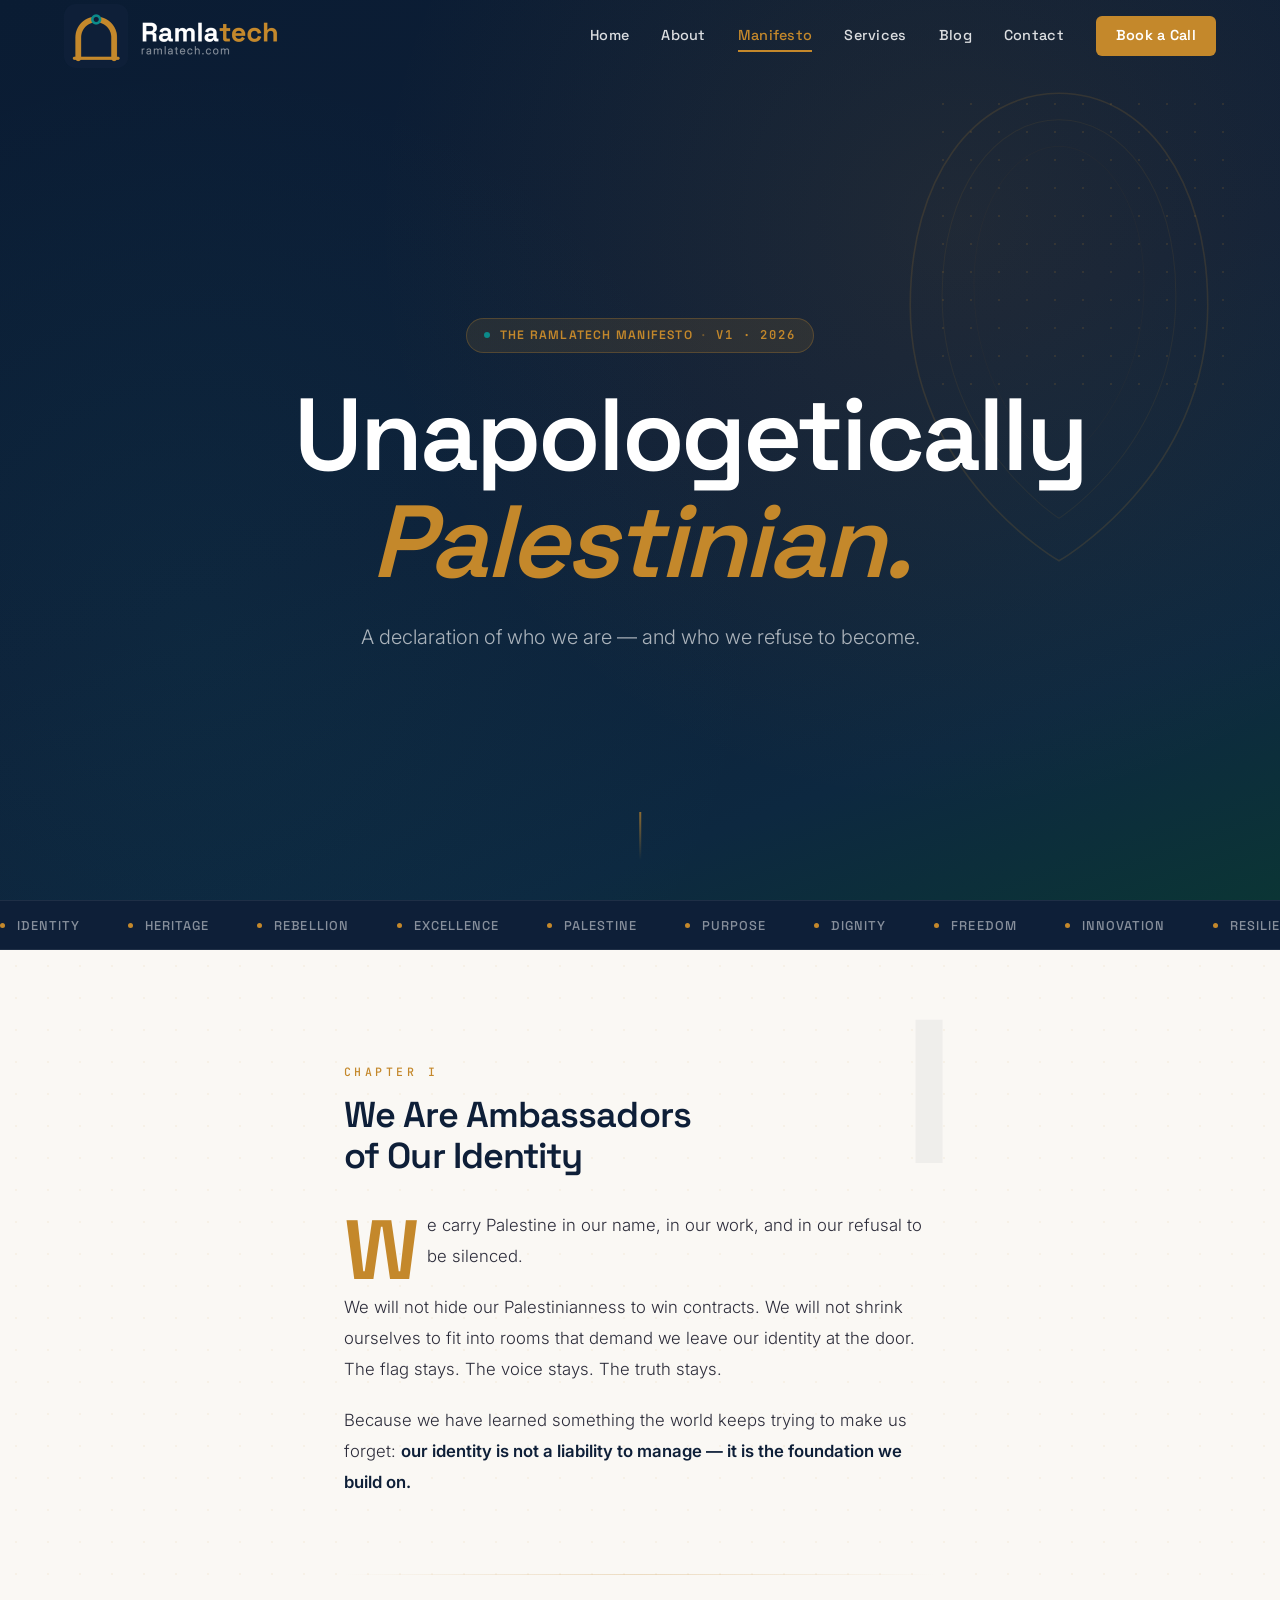
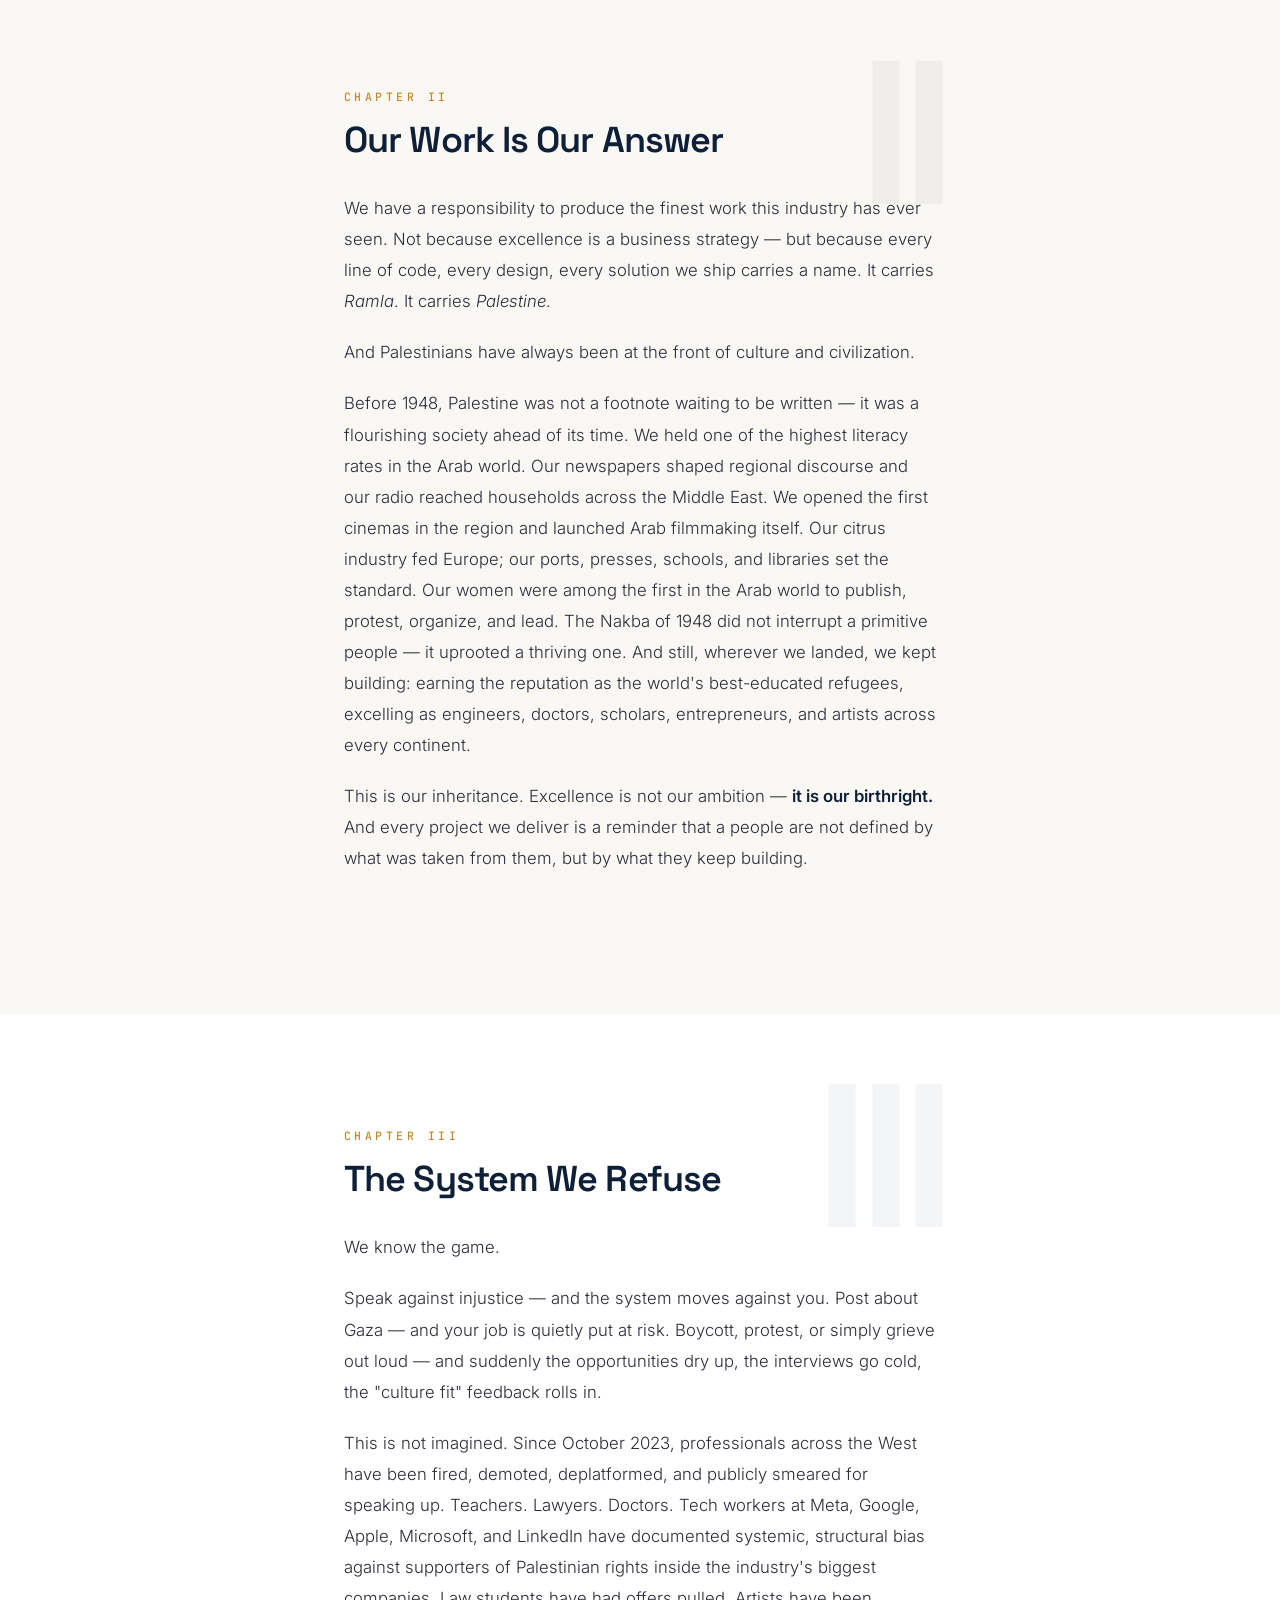
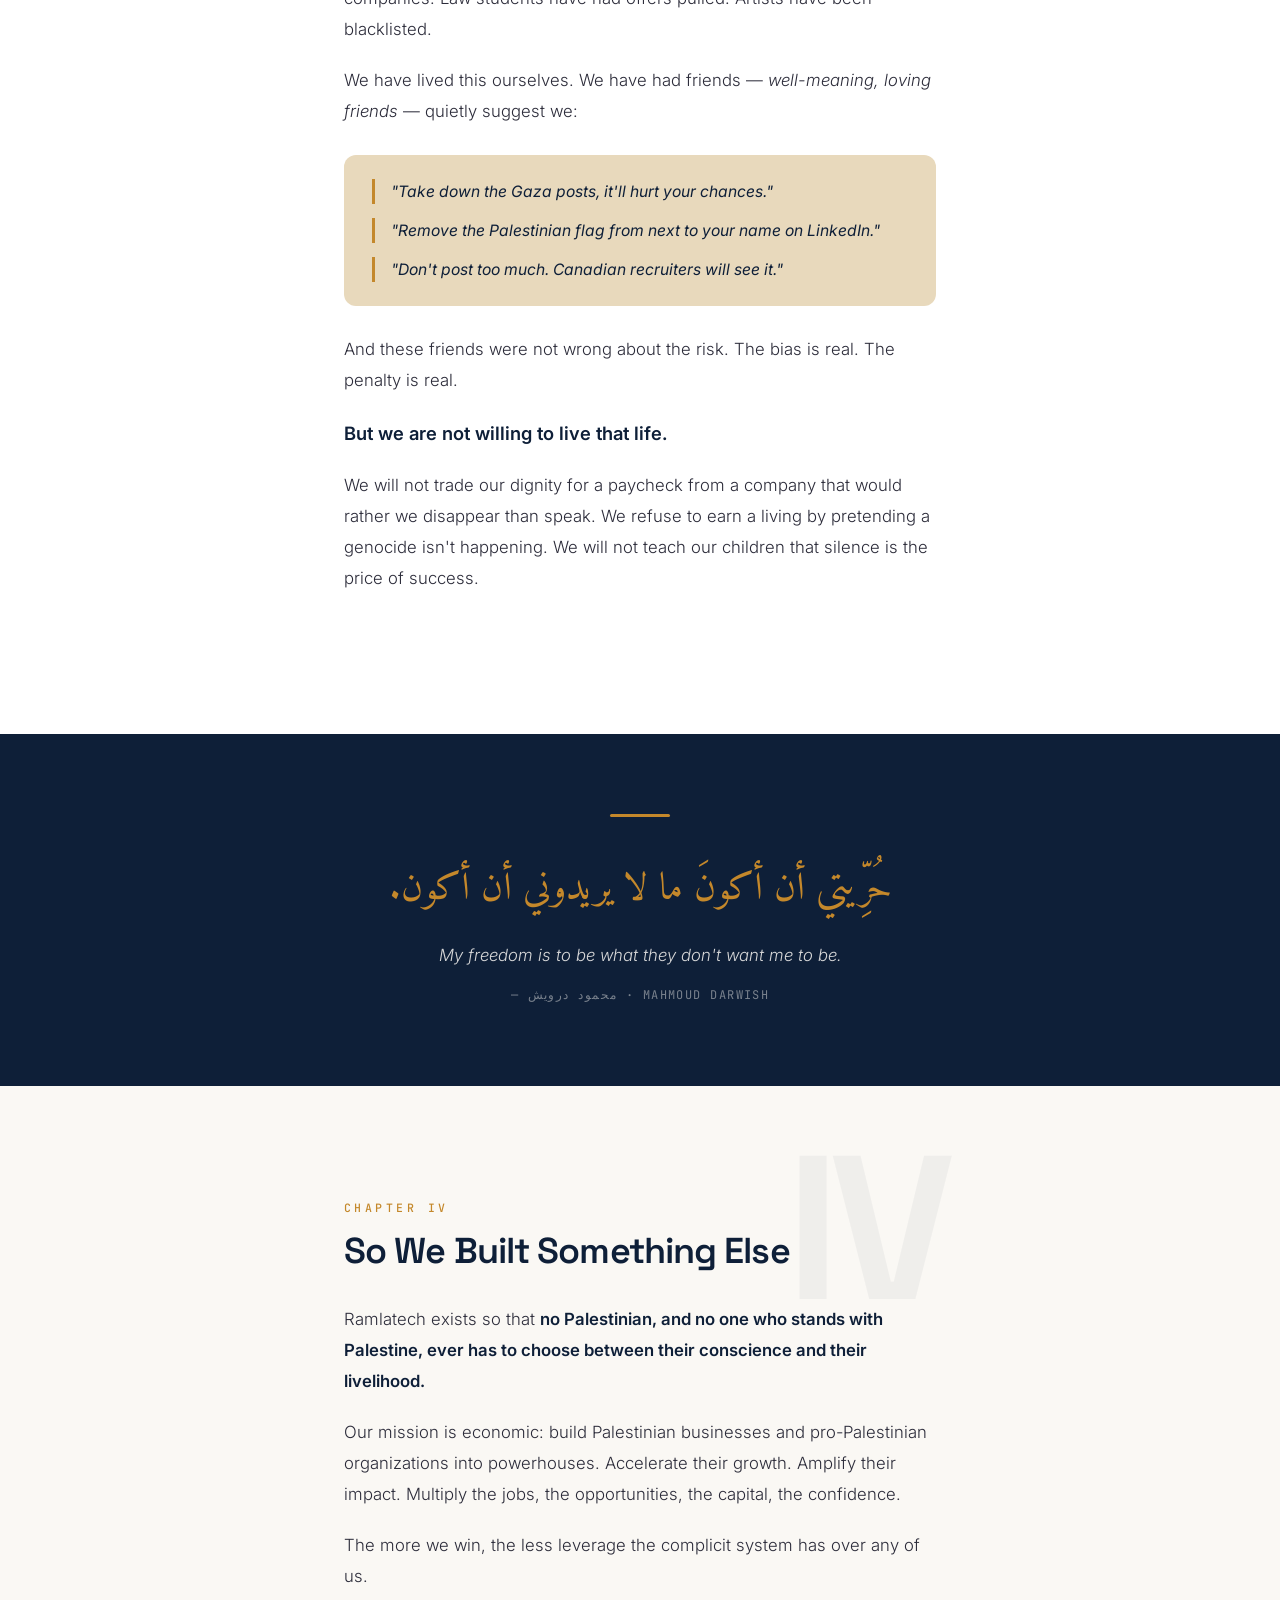
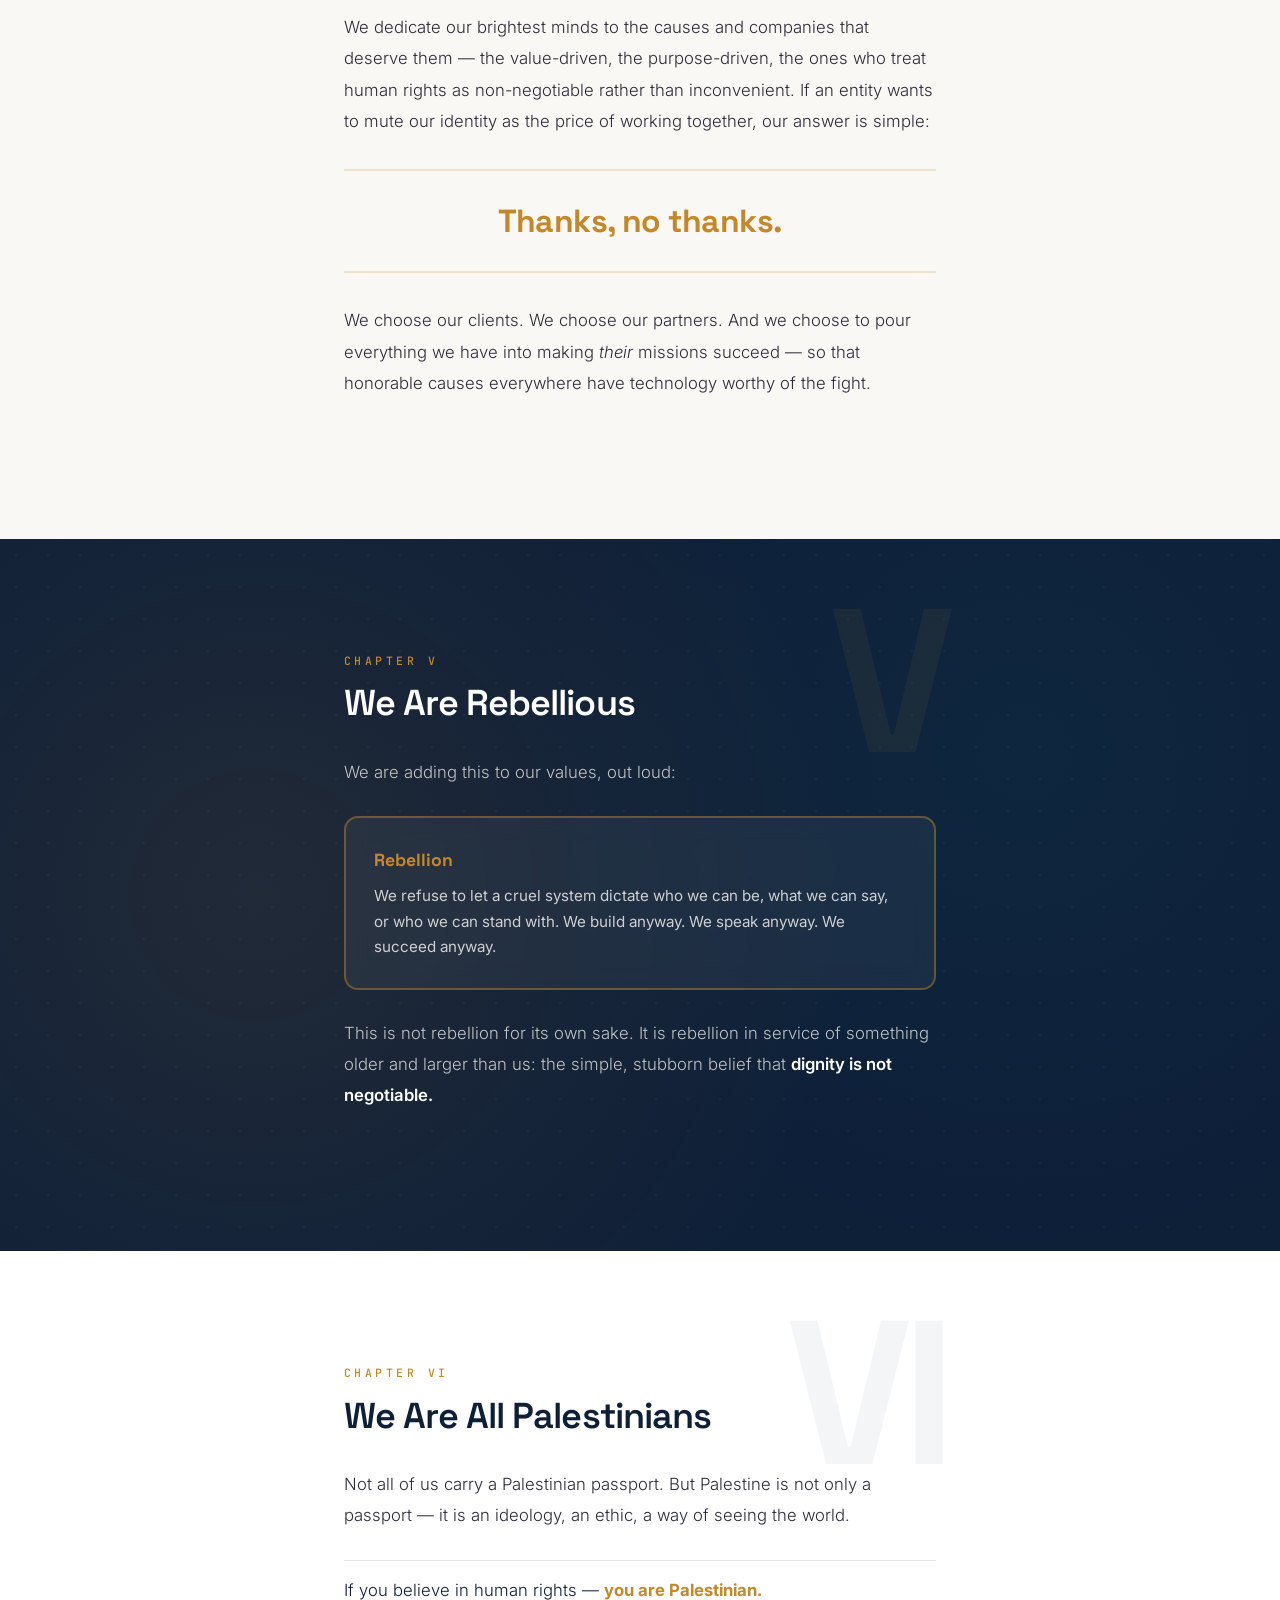
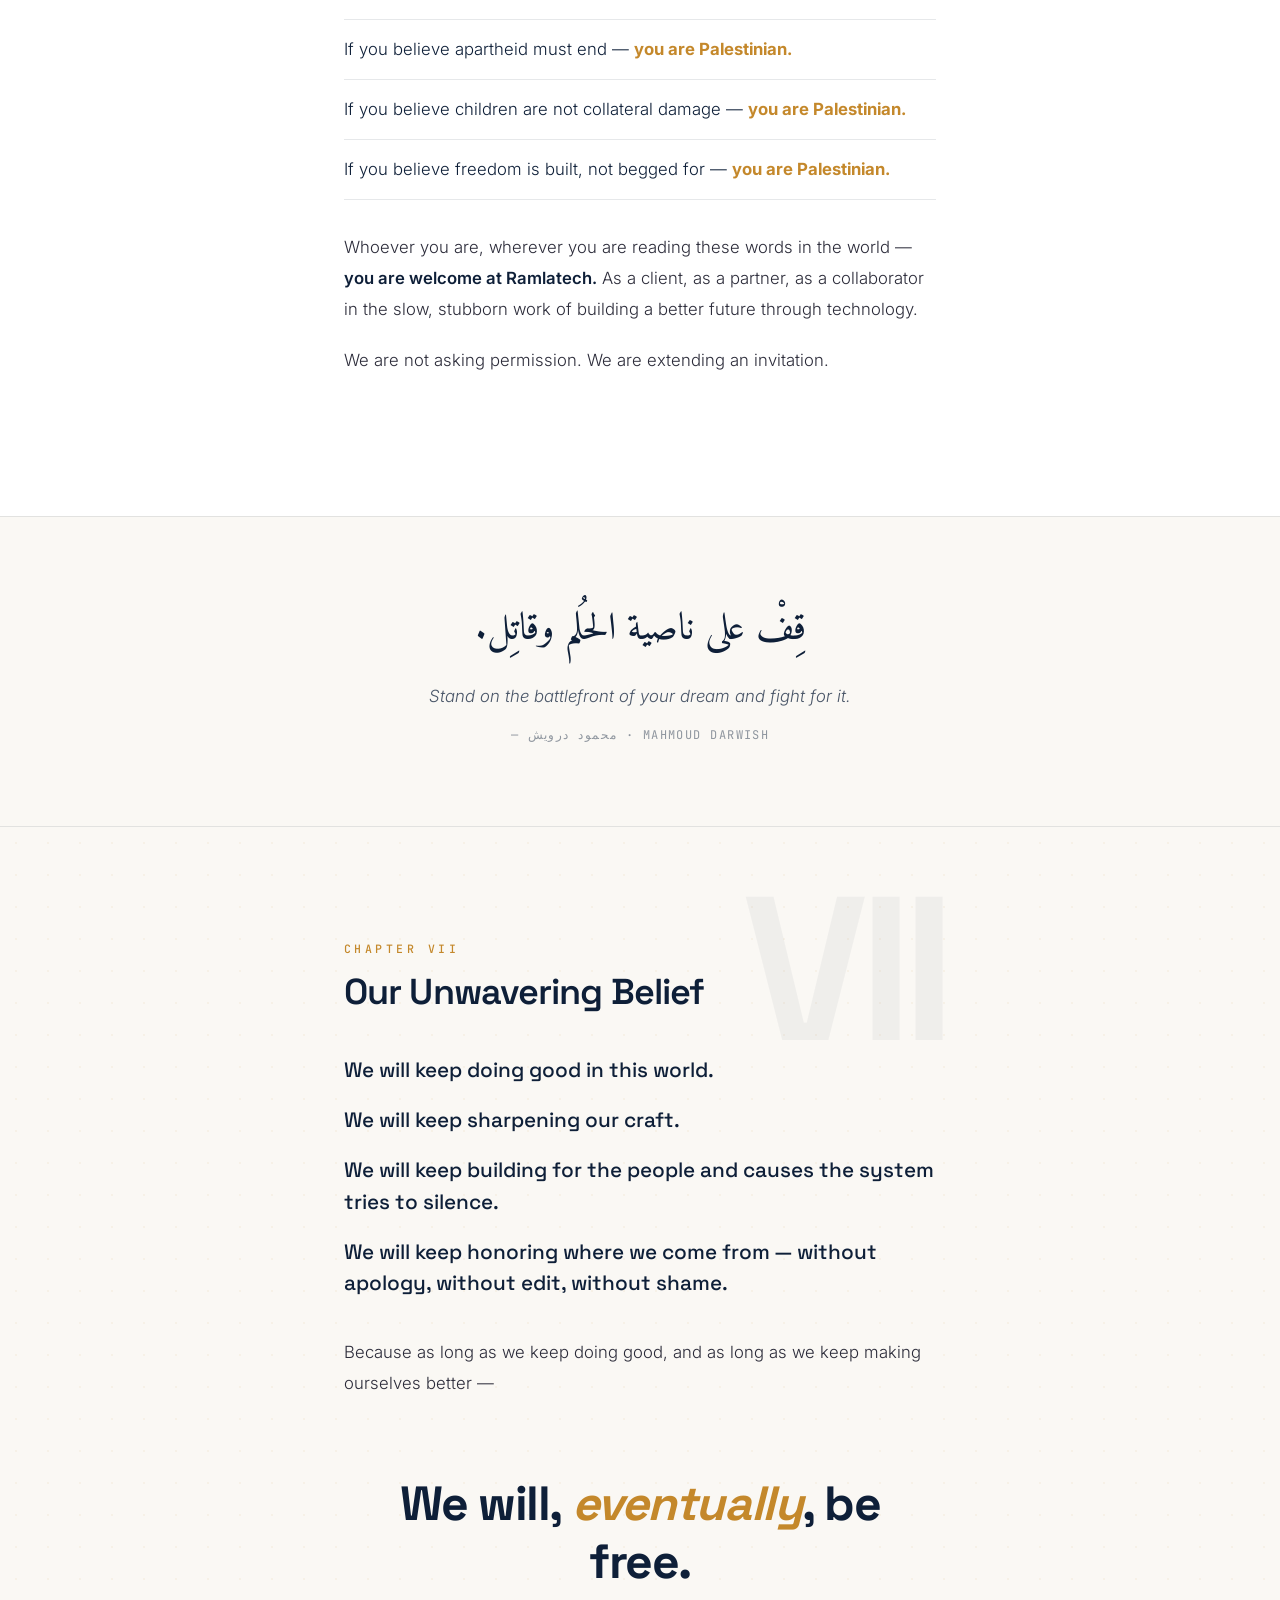
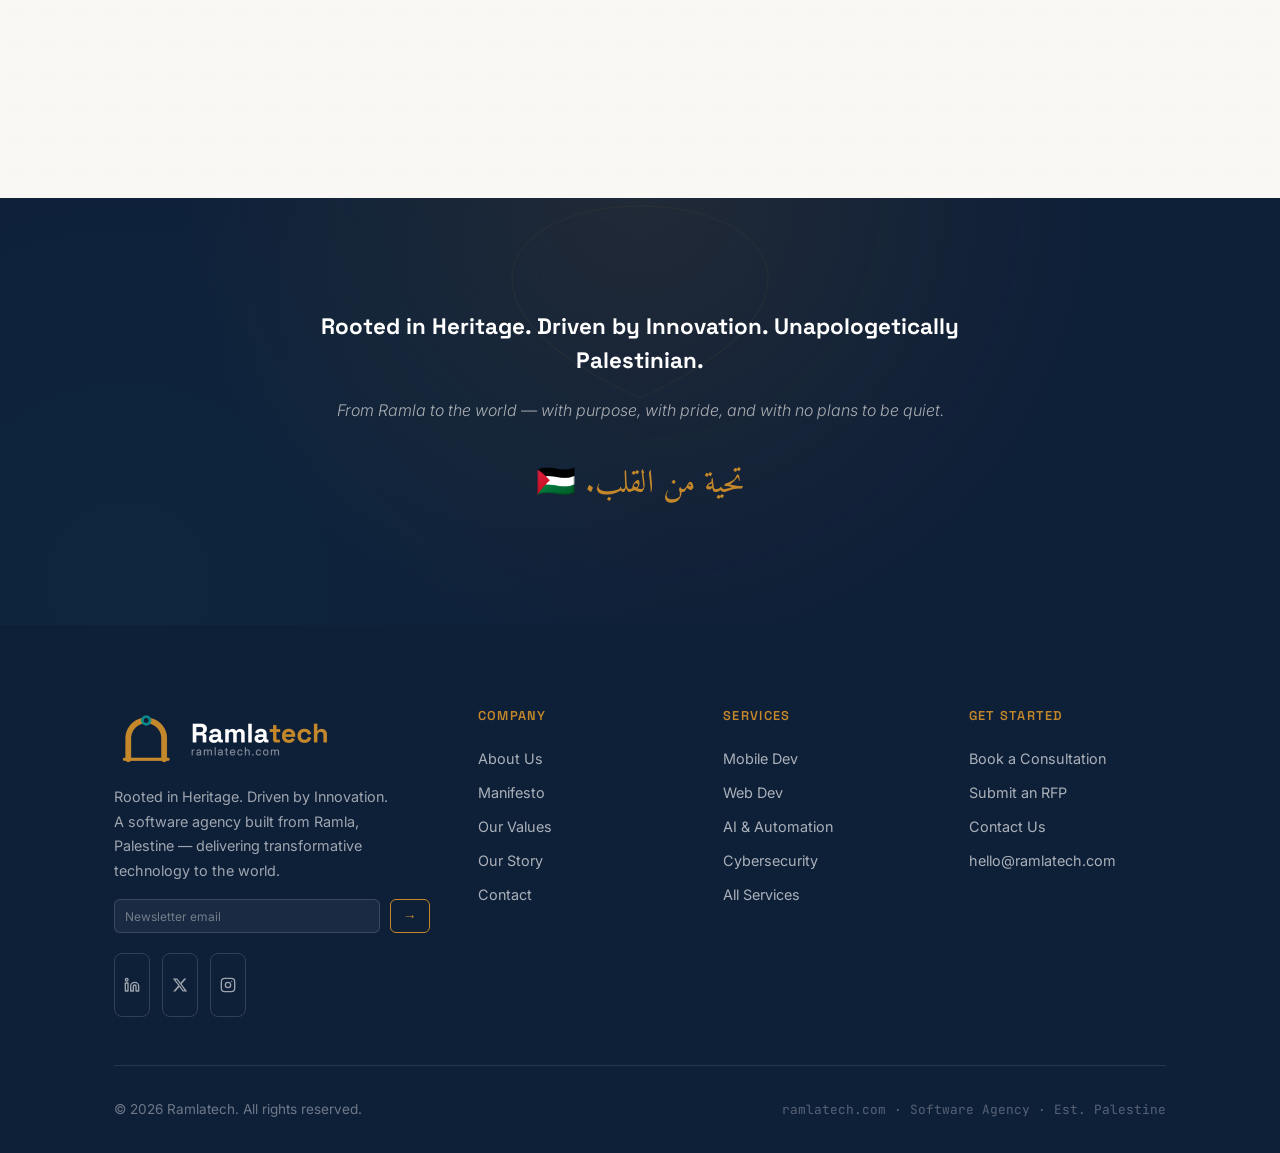
<file: manifesto.html>
<!DOCTYPE html>
<html lang="en">
<head>
<meta charset="UTF-8" />
<meta name="viewport" content="width=device-width, initial-scale=1.0" />
<title>Manifesto — Unapologetically Palestinian | Ramlatech</title>
<meta name="description" content="The Ramlatech Manifesto: a declaration of who we are — a Palestinian software agency building technology with purpose, integrity, and rebellion. Rooted in heritage, driven by innovation." />
<meta name="keywords" content="Ramlatech manifesto, Palestinian software agency, unapologetically Palestinian, Palestinian tech, Palestine technology, Palestinian identity" />
<meta name="author" content="Ramlatech" />
<meta name="robots" content="index, follow" />
<link rel="canonical" href="https://ramlatech.com/manifesto.html" />

<!-- Open Graph -->
<meta property="og:type" content="article" />
<meta property="og:title" content="Unapologetically Palestinian — The Ramlatech Manifesto" />
<meta property="og:description" content="A declaration of who we are — and who we refuse to become." />
<meta property="og:url" content="https://ramlatech.com/manifesto.html" />
<meta property="og:image" content="https://ramlatech.com/assets/og-manifesto.png" />
<meta property="og:image:width" content="1200" />
<meta property="og:image:height" content="630" />
<meta property="og:site_name" content="Ramlatech" />
<meta property="og:locale" content="en_US" />

<!-- Twitter -->
<meta name="twitter:card" content="summary_large_image" />
<meta name="twitter:site" content="@ramlatech" />
<meta name="twitter:title" content="Unapologetically Palestinian — The Ramlatech Manifesto" />
<meta name="twitter:description" content="A declaration of who we are — and who we refuse to become." />
<meta name="twitter:image" content="https://ramlatech.com/assets/og-manifesto.png" />

<!-- Structured Data -->
<script type="application/ld+json">
{
  "@context": "https://schema.org",
  "@type": "Article",
  "url": "https://ramlatech.com/manifesto.html",
  "name": "The Ramlatech Manifesto — Unapologetically Palestinian",
  "description": "A declaration of who we are — and who we refuse to become.",
  "author": { "@type": "Organization", "name": "Ramlatech" },
  "publisher": { "@type": "Organization", "name": "Ramlatech", "url": "https://ramlatech.com" },
  "datePublished": "2026-04-20"
}
</script>

<link rel="icon" type="image/png" href="assets/mark-navy.png" />
<link rel="preconnect" href="https://fonts.googleapis.com" />
<link rel="preconnect" href="https://fonts.gstatic.com" crossorigin />
<link rel="stylesheet" href="https://fonts.googleapis.com/css2?family=Space+Grotesk:wght@300;400;500;600;700&family=Inter:wght@300;400;500;600;700&family=JetBrains+Mono:wght@400;500&family=Cairo:wght@400;500;600;700&family=Amiri:ital,wght@0,400;0,700;1,400&display=swap" />
<link rel="dns-prefetch" href="https://www.googletagmanager.com" />
<link rel="preload" href="main.css?v=2" as="style" />
<link rel="stylesheet" href="main.css?v=2" />

<!-- Google tag (gtag.js) -->
<script async src="https://www.googletagmanager.com/gtag/js?id=G-KXS97MYKLJ"></script>
<script>
  window.dataLayer = window.dataLayer || [];
  function gtag(){dataLayer.push(arguments);}
  gtag('js', new Date());
  gtag('config', 'G-KXS97MYKLJ');
</script>
<!-- Additional structured data: breadcrumbs -->
<script type="application/ld+json">
{
  "@context": "https://schema.org",
  "@graph": [
    {
      "@type": "BreadcrumbList",
      "itemListElement": [
        {
          "@type": "ListItem",
          "position": 1,
          "name": "Home",
          "item": "https://ramlatech.com/"
        },
        {
          "@type": "ListItem",
          "position": 2,
          "name": "Manifesto",
          "item": "https://ramlatech.com/manifesto.html"
        }
      ]
    }
  ]
}
</script>
</head>
<body class="manifesto-page">

<!-- NAV -->
<nav id="main-nav">
  <a href="index.html" class="nav-logo"><img src="assets/logo-nav.png" alt="Ramlatech boutique software agency logo" width="499" height="128" /></a>
  <div class="nav-links">
    <a href="index.html">Home</a>
    <a href="about.html">About</a>
    <a href="manifesto.html" class="active">Manifesto</a>
    <a href="services.html">Services</a>
    <a href="blog.html">Blog</a>
    <a href="contact.html">Contact</a>
    <a href="contact.html#book" class="nav-cta">Book a Call</a>
  </div>
  <div class="nav-burger"><span></span><span></span><span></span></div>
</nav>

<main>

  <!-- ====================================================
       HERO
  ===================================================== -->
  <section class="mf-hero">
    <div class="mf-hero-bg" aria-hidden="true"></div>
    <div class="mf-hero-dots" aria-hidden="true"></div>

    <svg class="mf-arch-deco" aria-hidden="true" viewBox="0 0 320 480" fill="none" xmlns="http://www.w3.org/2000/svg">
      <path d="M160 460 C160 460 20 380 20 220 C20 100 80 20 160 20 C240 20 300 100 300 220 C300 380 160 460 160 460Z" stroke="#C4882B" stroke-width="1.5" fill="none" opacity="0.22"/>
      <path d="M160 420 C160 420 50 350 50 210 C50 110 100 45 160 45 C220 45 270 110 270 210 C270 350 160 420 160 420Z" stroke="#C4882B" stroke-width="1" fill="none" opacity="0.12"/>
      <path d="M160 370 C160 370 80 320 80 200 C80 120 120 70 160 70 C200 70 240 120 240 200 C240 320 160 370 160 370Z" stroke="#C4882B" stroke-width="0.75" fill="none" opacity="0.07"/>
    </svg>

    <div class="mf-hero-content">
      <div class="mf-eyebrow-badge anim-up">
        <span class="mf-eyebrow-dot"></span>
        The Ramlatech Manifesto
        <span class="mf-eyebrow-sep">·</span>
        <span style="font-family:var(--font-mono);letter-spacing:0.15em;">V1 · 2026</span>
      </div>
      <h1 class="mf-hero-title anim-up anim-up-d1">
        <span class="mf-hero-white">Unapologetically</span><br/>
        <em class="mf-hero-gold">Palestinian.</em>
      </h1>
      <p class="mf-hero-sub anim-up anim-up-d2">A declaration of who we are — and who we refuse to become.</p>
    </div>

    <div class="mf-scroll-cue" aria-label="Scroll down">
      <span></span>
    </div>
  </section>

  <!-- ====================================================
       TICKER
  ===================================================== -->
  <div class="mf-ticker" aria-hidden="true">
    <div class="mf-ticker-inner">
      <div class="mf-ticker-item"><span class="mf-ticker-dot"></span>Identity</div>
      <div class="mf-ticker-item"><span class="mf-ticker-dot"></span>Heritage</div>
      <div class="mf-ticker-item"><span class="mf-ticker-dot"></span>Rebellion</div>
      <div class="mf-ticker-item"><span class="mf-ticker-dot"></span>Excellence</div>
      <div class="mf-ticker-item"><span class="mf-ticker-dot"></span>Palestine</div>
      <div class="mf-ticker-item"><span class="mf-ticker-dot"></span>Purpose</div>
      <div class="mf-ticker-item"><span class="mf-ticker-dot"></span>Dignity</div>
      <div class="mf-ticker-item"><span class="mf-ticker-dot"></span>Freedom</div>
      <div class="mf-ticker-item"><span class="mf-ticker-dot"></span>Innovation</div>
      <div class="mf-ticker-item"><span class="mf-ticker-dot"></span>Resilience</div>
      <div class="mf-ticker-item"><span class="mf-ticker-dot"></span>Pride</div>
      <div class="mf-ticker-item"><span class="mf-ticker-dot"></span>Unapologetic</div>
      <!-- duplicate for seamless loop -->
      <div class="mf-ticker-item"><span class="mf-ticker-dot"></span>Identity</div>
      <div class="mf-ticker-item"><span class="mf-ticker-dot"></span>Heritage</div>
      <div class="mf-ticker-item"><span class="mf-ticker-dot"></span>Rebellion</div>
      <div class="mf-ticker-item"><span class="mf-ticker-dot"></span>Excellence</div>
      <div class="mf-ticker-item"><span class="mf-ticker-dot"></span>Palestine</div>
      <div class="mf-ticker-item"><span class="mf-ticker-dot"></span>Purpose</div>
      <div class="mf-ticker-item"><span class="mf-ticker-dot"></span>Dignity</div>
      <div class="mf-ticker-item"><span class="mf-ticker-dot"></span>Freedom</div>
      <div class="mf-ticker-item"><span class="mf-ticker-dot"></span>Innovation</div>
      <div class="mf-ticker-item"><span class="mf-ticker-dot"></span>Resilience</div>
      <div class="mf-ticker-item"><span class="mf-ticker-dot"></span>Pride</div>
      <div class="mf-ticker-item"><span class="mf-ticker-dot"></span>Unapologetic</div>
    </div>
  </div>

  <!-- ====================================================
       MANIFESTO BODY
  ===================================================== -->
  <article class="mf-body">

    <!-- ── Chapters I & II — Pearl ── -->
    <div class="mf-section mf-bg-pearl">
      <div class="mf-section-dots" aria-hidden="true"></div>
      <div class="mf-container">

        <section class="mf-chapter reveal" id="chapter-i">
          <span class="mf-ghost-num" aria-hidden="true">I</span>
          <div class="mf-chapter-label">Chapter I</div>
          <h2 class="mf-chapter-title">We Are Ambassadors<br/>of Our Identity</h2>
          <div class="mf-prose">
            <p class="mf-dropcap">We carry Palestine in our name, in our work, and in our refusal to be silenced.</p>
            <p>We will not hide our Palestinianness to win contracts. We will not shrink ourselves to fit into rooms that demand we leave our identity at the door. The flag stays. The voice stays. The truth stays.</p>
            <p>Because we have learned something the world keeps trying to make us forget: <strong>our identity is not a liability to manage — it is the foundation we build on.</strong></p>
          </div>
        </section>

        <div class="mf-chapter-divider" aria-hidden="true"></div>

        <section class="mf-chapter reveal" id="chapter-ii">
          <span class="mf-ghost-num" aria-hidden="true">II</span>
          <div class="mf-chapter-label">Chapter II</div>
          <h2 class="mf-chapter-title">Our Work Is Our Answer</h2>
          <div class="mf-prose">
            <p>We have a responsibility to produce the finest work this industry has ever seen. Not because excellence is a business strategy — but because every line of code, every design, every solution we ship carries a name. It carries <em>Ramla</em>. It carries <em>Palestine</em>.</p>
            <p>And Palestinians have always been at the front of culture and civilization.</p>
            <p>Before 1948, Palestine was not a footnote waiting to be written — it was a flourishing society ahead of its time. We held one of the highest literacy rates in the Arab world. Our newspapers shaped regional discourse and our radio reached households across the Middle East. We opened the first cinemas in the region and launched Arab filmmaking itself. Our citrus industry fed Europe; our ports, presses, schools, and libraries set the standard. Our women were among the first in the Arab world to publish, protest, organize, and lead. The Nakba of 1948 did not interrupt a primitive people — it uprooted a thriving one. And still, wherever we landed, we kept building: earning the reputation as the world's best-educated refugees, excelling as engineers, doctors, scholars, entrepreneurs, and artists across every continent.</p>
            <p>This is our inheritance. Excellence is not our ambition — <strong>it is our birthright.</strong> And every project we deliver is a reminder that a people are not defined by what was taken from them, but by what they keep building.</p>
          </div>
        </section>

      </div>
    </div>

    <!-- ── Chapter III — White ── -->
    <div class="mf-section mf-bg-white">
      <div class="mf-container">

        <section class="mf-chapter reveal" id="chapter-iii">
          <span class="mf-ghost-num" aria-hidden="true">III</span>
          <div class="mf-chapter-label">Chapter III</div>
          <h2 class="mf-chapter-title">The System We Refuse</h2>
          <div class="mf-prose">
            <p>We know the game.</p>
            <p>Speak against injustice — and the system moves against you. Post about Gaza — and your job is quietly put at risk. Boycott, protest, or simply grieve out loud — and suddenly the opportunities dry up, the interviews go cold, the "culture fit" feedback rolls in.</p>
            <p>This is not imagined. Since October 2023, professionals across the West have been fired, demoted, deplatformed, and publicly smeared for speaking up. Teachers. Lawyers. Doctors. Tech workers at Meta, Google, Apple, Microsoft, and LinkedIn have documented systemic, structural bias against supporters of Palestinian rights inside the industry's biggest companies. Law students have had offers pulled. Artists have been blacklisted.</p>
            <p>We have lived this ourselves. We have had friends — <em>well-meaning, loving friends</em> — quietly suggest we:</p>
          </div>

          <div class="mf-friend-quotes reveal">
            <blockquote>"Take down the Gaza posts, it'll hurt your chances."</blockquote>
            <blockquote>"Remove the Palestinian flag from next to your name on LinkedIn."</blockquote>
            <blockquote>"Don't post too much. Canadian recruiters will see it."</blockquote>
          </div>

          <div class="mf-prose">
            <p>And these friends were not wrong about the risk. The bias is real. The penalty is real.</p>
            <p class="mf-bold-statement"><strong>But we are not willing to live that life.</strong></p>
            <p>We will not trade our dignity for a paycheck from a company that would rather we disappear than speak. We refuse to earn a living by pretending a genocide isn't happening. We will not teach our children that silence is the price of success.</p>
          </div>
        </section>

      </div>
    </div>

    <!-- ── Darwish Quote #1 — Navy ── -->
    <div class="mf-darwish mf-darwish-navy reveal" id="darwish-1">
      <div class="mf-darwish-rule" aria-hidden="true"></div>
      <div class="mf-darwish-inner">
        <p class="mf-darwish-arabic" lang="ar" dir="rtl">حُرِّيتي أن أكونَ ما لا يريدوني أن أكون.</p>
        <p class="mf-darwish-english">My freedom is to be what they don't want me to be.</p>
        <p class="mf-darwish-attr">— محمود درويش · Mahmoud Darwish</p>
      </div>
    </div>

    <!-- ── Chapter IV — Pearl ── -->
    <div class="mf-section mf-bg-pearl">
      <div class="mf-container">

        <section class="mf-chapter reveal" id="chapter-iv">
          <span class="mf-ghost-num" aria-hidden="true">IV</span>
          <div class="mf-chapter-label">Chapter IV</div>
          <h2 class="mf-chapter-title">So We Built Something Else</h2>
          <div class="mf-prose">
            <p>Ramlatech exists so that <strong>no Palestinian, and no one who stands with Palestine, ever has to choose between their conscience and their livelihood.</strong></p>
            <p>Our mission is economic: build Palestinian businesses and pro-Palestinian organizations into powerhouses. Accelerate their growth. Amplify their impact. Multiply the jobs, the opportunities, the capital, the confidence.</p>
            <p>The more we win, the less leverage the complicit system has over any of us.</p>
            <p>We dedicate our brightest minds to the causes and companies that deserve them — the value-driven, the purpose-driven, the ones who treat human rights as non-negotiable rather than inconvenient. If an entity wants to mute our identity as the price of working together, our answer is simple:</p>
          </div>

          <div class="mf-pullquote reveal">
            <strong>Thanks, no thanks.</strong>
          </div>

          <div class="mf-prose">
            <p>We choose our clients. We choose our partners. And we choose to pour everything we have into making <em>their</em> missions succeed — so that honorable causes everywhere have technology worthy of the fight.</p>
          </div>
        </section>

      </div>
    </div>

    <!-- ── Chapter V — Full Dark Navy ── -->
    <div class="mf-section mf-bg-dark">
      <div class="mf-dark-glow" aria-hidden="true"></div>
      <div class="mf-section-dots mf-section-dots-light" aria-hidden="true"></div>
      <div class="mf-container">

        <section class="mf-chapter reveal" id="chapter-v">
          <span class="mf-ghost-num mf-ghost-num-light" aria-hidden="true">V</span>
          <div class="mf-chapter-label">Chapter V</div>
          <h2 class="mf-chapter-title mf-title-light">We Are Rebellious</h2>
          <div class="mf-prose mf-prose-light">
            <p>We are adding this to our values, out loud:</p>
          </div>

          <div class="mf-rebellion-card mf-rebellion-glass reveal">
            <div class="mf-rebellion-body">
              <strong>Rebellion</strong>
              <p>We refuse to let a cruel system dictate who we can be, what we can say, or who we can stand with. We build anyway. We speak anyway. We succeed anyway.</p>
            </div>
          </div>

          <div class="mf-prose mf-prose-light">
            <p>This is not rebellion for its own sake. It is rebellion in service of something older and larger than us: the simple, stubborn belief that <strong>dignity is not negotiable.</strong></p>
          </div>
        </section>

      </div>
    </div>

    <!-- ── Chapter VI — White ── -->
    <div class="mf-section mf-bg-white">
      <div class="mf-container">

        <section class="mf-chapter reveal" id="chapter-vi">
          <span class="mf-ghost-num" aria-hidden="true">VI</span>
          <div class="mf-chapter-label">Chapter VI</div>
          <h2 class="mf-chapter-title">We Are All Palestinians</h2>
          <div class="mf-prose">
            <p>Not all of us carry a Palestinian passport. But Palestine is not only a passport — it is an ideology, an ethic, a way of seeing the world.</p>
          </div>

          <ul class="mf-solidarity-list reveal" role="list">
            <li>If you believe in human rights — <strong class="mf-gold-phrase">you are Palestinian.</strong></li>
            <li>If you believe apartheid must end — <strong class="mf-gold-phrase">you are Palestinian.</strong></li>
            <li>If you believe children are not collateral damage — <strong class="mf-gold-phrase">you are Palestinian.</strong></li>
            <li>If you believe freedom is built, not begged for — <strong class="mf-gold-phrase">you are Palestinian.</strong></li>
          </ul>

          <div class="mf-prose">
            <p>Whoever you are, wherever you are reading these words in the world — <strong>you are welcome at Ramlatech.</strong> As a client, as a partner, as a collaborator in the slow, stubborn work of building a better future through technology.</p>
            <p>We are not asking permission. We are extending an invitation.</p>
          </div>
        </section>

      </div>
    </div>

    <!-- ── Darwish Quote #2 — Pearl/Light ── -->
    <div class="mf-darwish mf-darwish-pearl reveal" id="darwish-2">
      <div class="mf-darwish-inner">
        <p class="mf-darwish-arabic mf-darwish-arabic-navy" lang="ar" dir="rtl">قِفْ على ناصية الحُلم وقاتِل.</p>
        <p class="mf-darwish-english mf-darwish-english-navy">Stand on the battlefront of your dream and fight for it.</p>
        <p class="mf-darwish-attr mf-darwish-attr-navy">— محمود درويش · Mahmoud Darwish</p>
      </div>
    </div>

    <!-- ── Chapter VII — Pearl ── -->
    <div class="mf-section mf-bg-pearl">
      <div class="mf-section-dots" aria-hidden="true"></div>
      <div class="mf-container">

        <section class="mf-chapter reveal" id="chapter-vii">
          <span class="mf-ghost-num" aria-hidden="true">VII</span>
          <div class="mf-chapter-label">Chapter VII</div>
          <h2 class="mf-chapter-title">Our Unwavering Belief</h2>

          <div class="mf-cadence reveal">
            <p>We will keep doing good in this world.</p>
            <p>We will keep sharpening our craft.</p>
            <p>We will keep building for the people and causes the system tries to silence.</p>
            <p>We will keep honoring where we come from — without apology, without edit, without shame.</p>
          </div>

          <div class="mf-prose">
            <p>Because as long as we keep doing good, and as long as we keep making ourselves better —</p>
          </div>

          <div class="mf-finale reveal">
            We will, <em class="mf-gold-italic">eventually</em>, be free.
          </div>
        </section>

      </div>
    </div>

  </article>

  <!-- ====================================================
       CLOSING SIGN-OFF
  ===================================================== -->
  <section class="mf-closing">
    <div class="mf-closing-bg" aria-hidden="true"></div>
    <div class="mf-closing-arch" aria-hidden="true">
      <svg viewBox="0 0 400 260" fill="none" xmlns="http://www.w3.org/2000/svg">
        <path d="M200 250 C200 250 40 185 40 100 C40 45 115 10 200 10 C285 10 360 45 360 100 C360 185 200 250 200 250Z" stroke="#C4882B" stroke-width="1.5" fill="none" opacity="0.18"/>
        <path d="M200 210 C200 210 70 155 70 90 C70 45 130 20 200 20 C270 20 330 45 330 90 C330 155 200 210 200 210Z" stroke="#C4882B" stroke-width="1" fill="none" opacity="0.1"/>
      </svg>
    </div>
    <div class="mf-closing-inner reveal">
      <p class="mf-closing-line1"><strong>Rooted in Heritage. Driven by Innovation. Unapologetically Palestinian.</strong></p>
      <p class="mf-closing-line2"><em>From Ramla to the world — with purpose, with pride, and with no plans to be quiet.</em></p>
      <p class="mf-closing-arabic" lang="ar" dir="rtl">تحية من القلب. 🇵🇸</p>
    </div>
  </section>

</main>

<!-- ====================================================
     FOOTER
===================================================== -->
<footer>
  <div class="container">
    <div class="footer-grid">
      <div class="footer-brand">
        <img src="assets/logo-nav.png" alt="Ramlatech boutique software agency logo" style="height:64px;width:auto;" width="499" height="128" loading="lazy" />
        <p>Rooted in Heritage. Driven by Innovation. A software agency built from Ramla, Palestine — delivering transformative technology to the world.</p>
        <form class="footer-nl-form" data-newsletter="footer" action="https://assets.mailerlite.com/jsonp/2267517/forms/184727574659729402/subscribe" method="POST">
          <input type="hidden" name="ml-submit" value="1">
          <input type="hidden" name="anticsrf" value="true">
          <label class="sr-only" for="nl-footer-email-manifesto">Email</label>
          <input type="email" id="nl-footer-email-manifesto" name="fields[email]" required placeholder="Newsletter email" aria-label="Email" class="footer-nl-input" autocomplete="email">
          <button type="submit" class="footer-nl-btn">→</button>
        </form>
        <div class="footer-nl-success">Thanks — check your inbox to confirm.</div>
        <div class="footer-social" style="margin-top:1.25rem;">
          <a href="https://www.linkedin.com/company/ramlatech" target="_blank" rel="noopener noreferrer" title="LinkedIn">
            <svg width="16" height="16" viewBox="0 0 24 24" fill="none" stroke="currentColor" stroke-width="2" stroke-linecap="round" stroke-linejoin="round"><path d="M16 8a6 6 0 0 1 6 6v7h-4v-7a2 2 0 0 0-2-2 2 2 0 0 0-2 2v7h-4v-7a6 6 0 0 1 6-6z"/><rect x="2" y="9" width="4" height="12"/><circle cx="4" cy="4" r="2"/></svg>
          </a>
          <a href="https://x.com/ramlatech" target="_blank" rel="noopener noreferrer" title="X">
            <svg width="16" height="16" viewBox="0 0 24 24" fill="currentColor"><path d="M18.244 2.25h3.308l-7.227 8.26 8.502 11.24H16.17l-5.214-6.817L4.99 21.75H1.68l7.73-8.835L1.254 2.25H8.08l4.713 6.231zm-1.161 17.52h1.833L7.084 4.126H5.117z"/></svg>
          </a>
          <a href="https://www.instagram.com/ramlatech" target="_blank" rel="noopener noreferrer" title="Instagram">
            <svg width="16" height="16" viewBox="0 0 24 24" fill="none" stroke="currentColor" stroke-width="2" stroke-linecap="round" stroke-linejoin="round"><rect x="2" y="2" width="20" height="20" rx="5"/><circle cx="12" cy="12" r="4"/><circle cx="17.5" cy="6.5" r="1" fill="currentColor" stroke="none"/></svg>
          </a>
        </div>
      </div>
      <div class="footer-col">
        <h4>Company</h4>
        <a href="about.html">About Us</a>
        <a href="manifesto.html">Manifesto</a>
        <a href="about.html#values">Our Values</a>
        <a href="about.html#story">Our Story</a>
        <a href="contact.html">Contact</a>
      </div>
      <div class="footer-col">
        <h4>Services</h4>
        <a href="services.html#mobile">Mobile Dev</a>
        <a href="services.html#web">Web Dev</a>
        <a href="services.html#ai">AI &amp; Automation</a>
        <a href="services.html#security">Cybersecurity</a>
        <a href="services.html">All Services</a>
      </div>
      <div class="footer-col">
        <h4>Get Started</h4>
        <a href="contact.html#book">Book a Consultation</a>
        <a href="contact.html#rfp">Submit an RFP</a>
        <a href="contact.html">Contact Us</a>
        <a href="mailto:hello@ramlatech.com">hello@ramlatech.com</a>
      </div>
    </div>
    <div class="footer-bottom">
      <span>© 2026 Ramlatech. All rights reserved.</span>
      <span style="font-family:var(--font-mono);font-size:0.8rem;color:rgba(255,255,255,0.3);">ramlatech.com · Software Agency · Est. Palestine</span>
    </div>
  </div>
</footer>

<script src="main.js" defer></script>
<script>
(function() {
  var io = new IntersectionObserver(function(entries) {
    entries.forEach(function(e) {
      if (e.isIntersecting) { e.target.classList.add('visible'); io.unobserve(e.target); }
    });
  }, { threshold: 0.1 });
  document.querySelectorAll('.reveal').forEach(function(el) { io.observe(el); });
})();
</script>
</body>
</html>
</file>
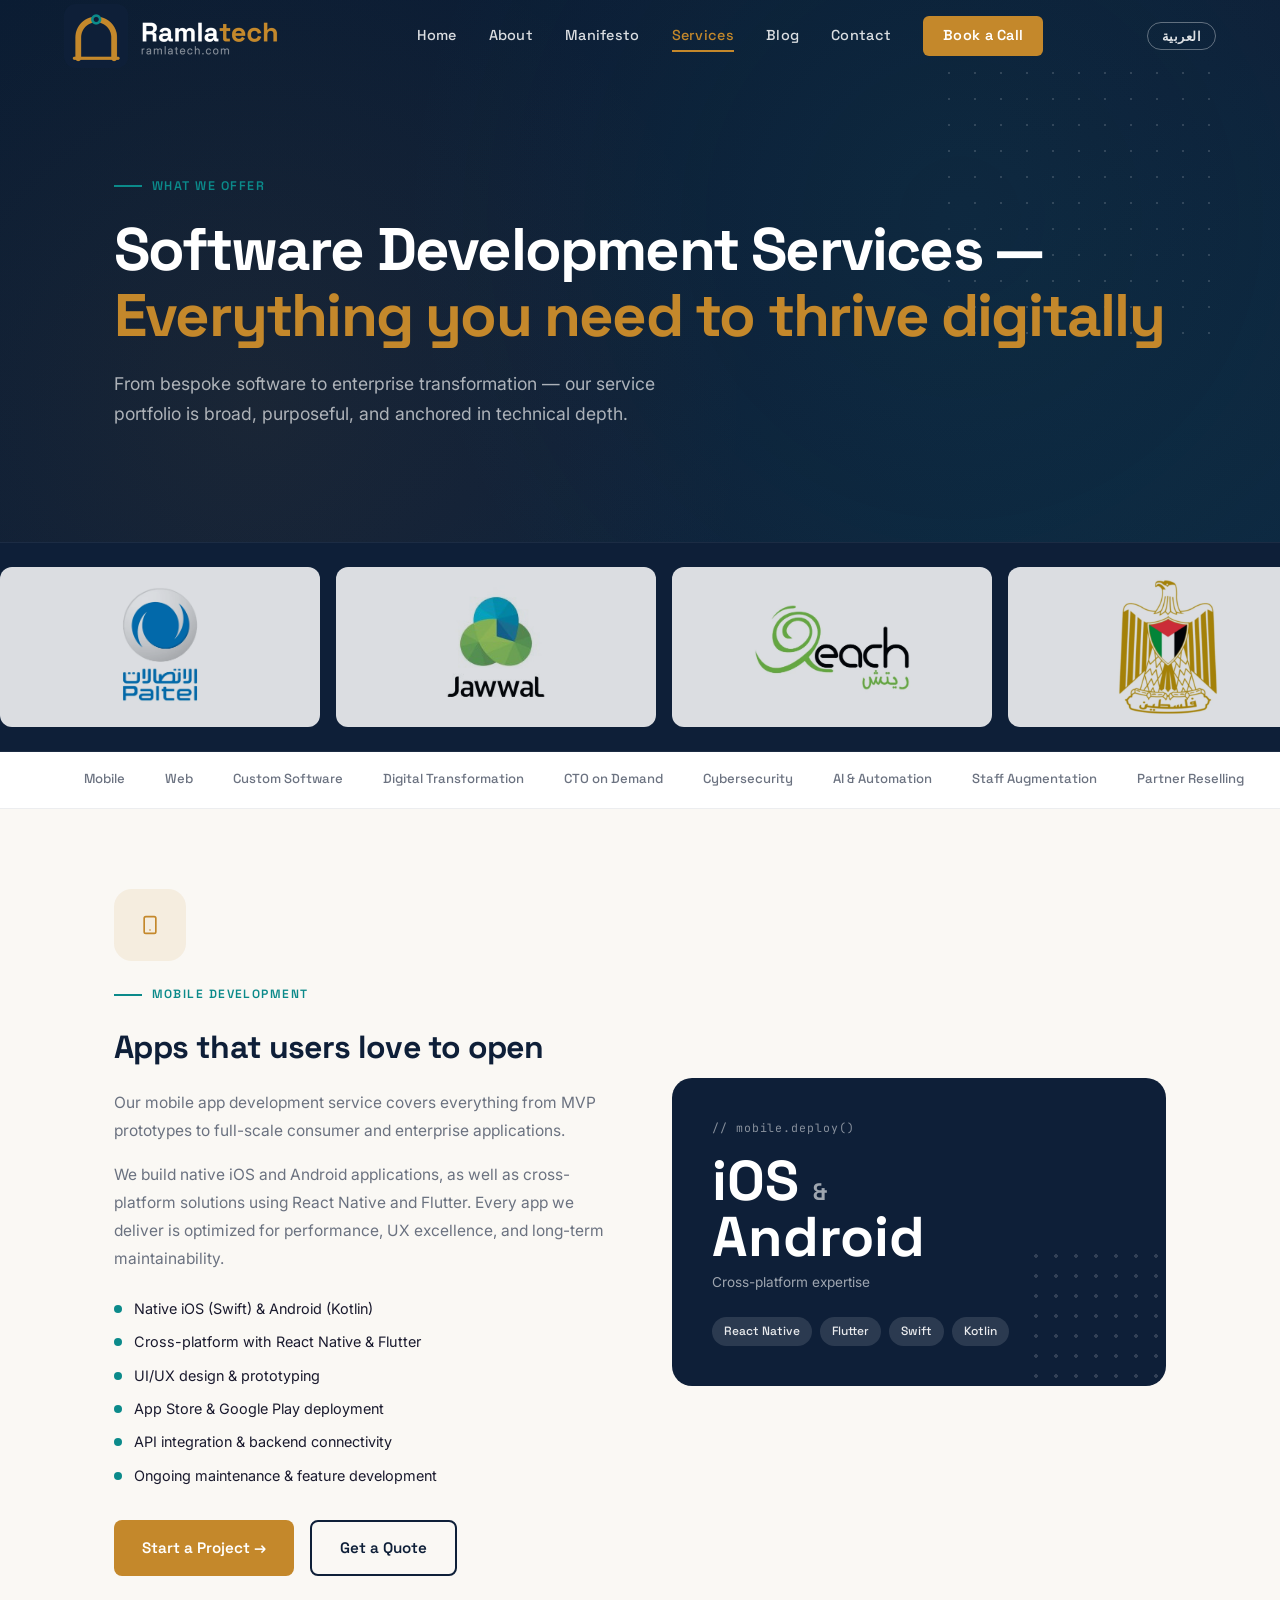
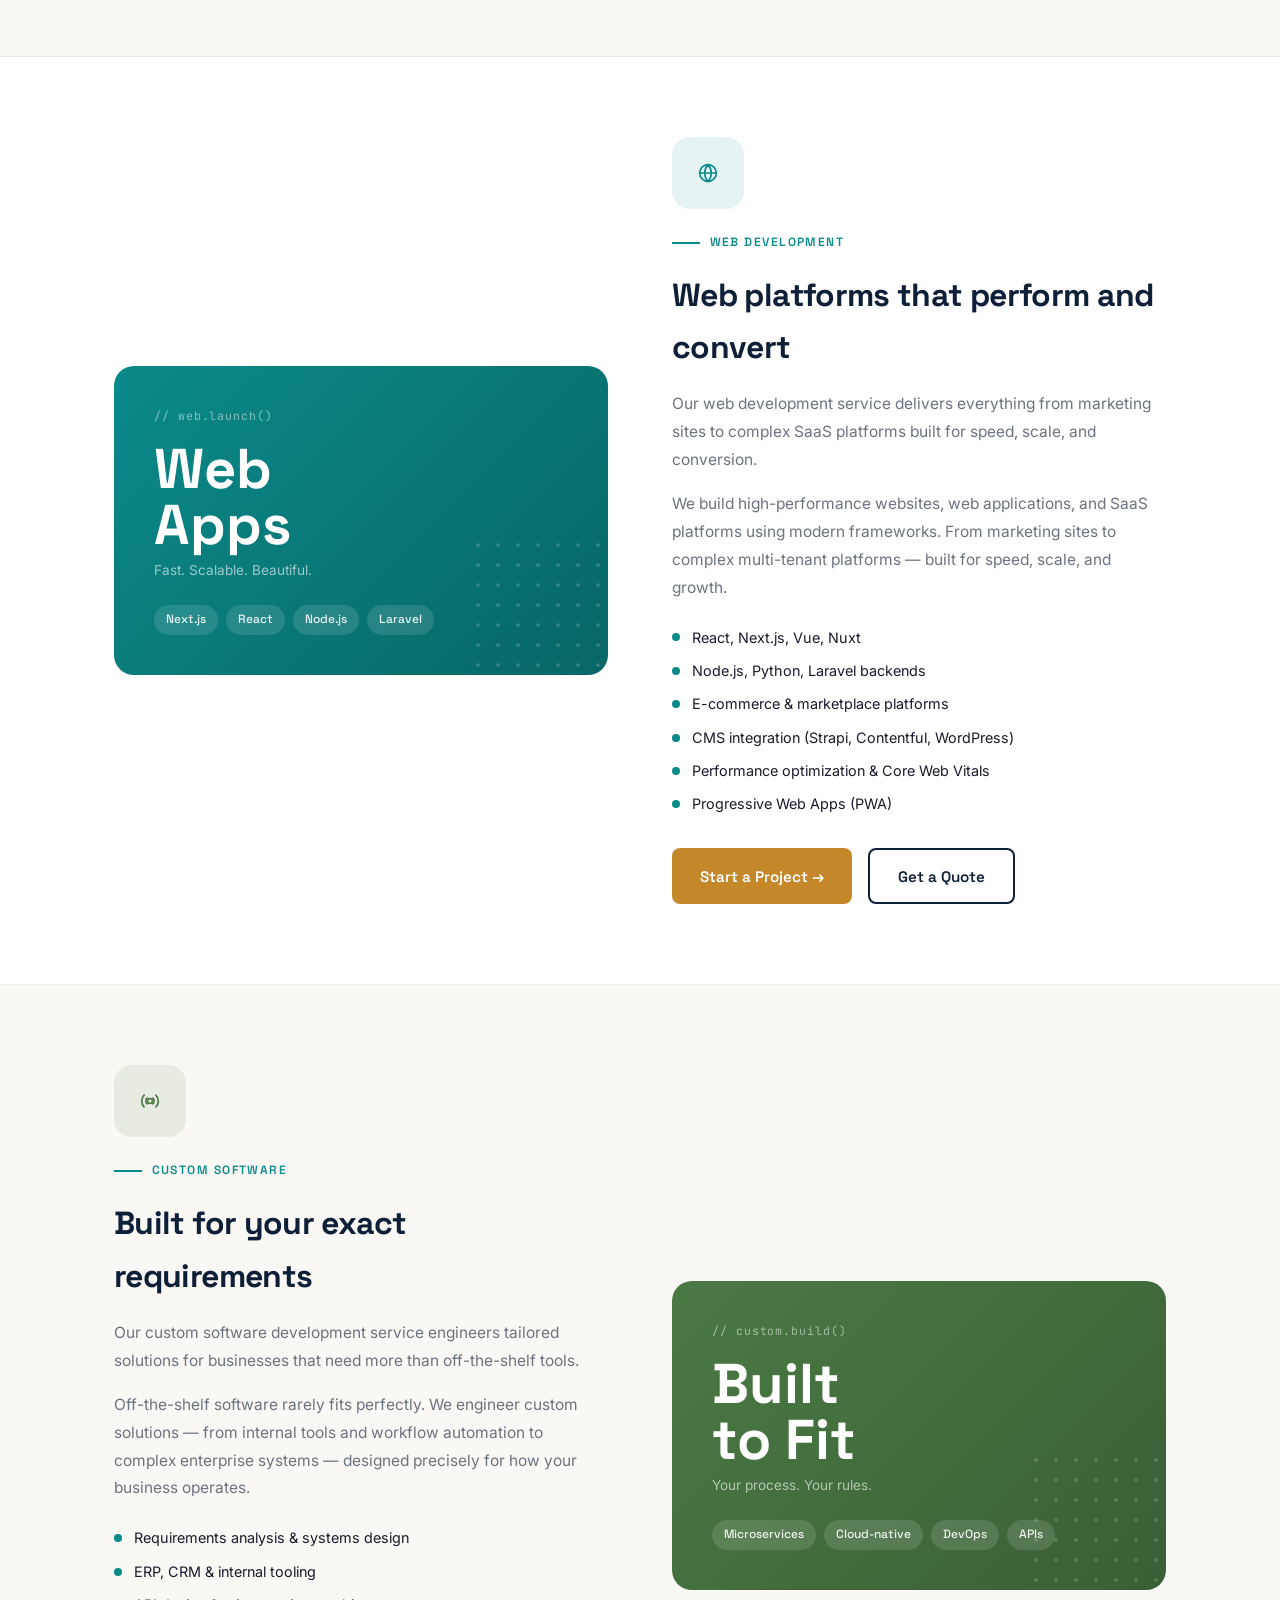
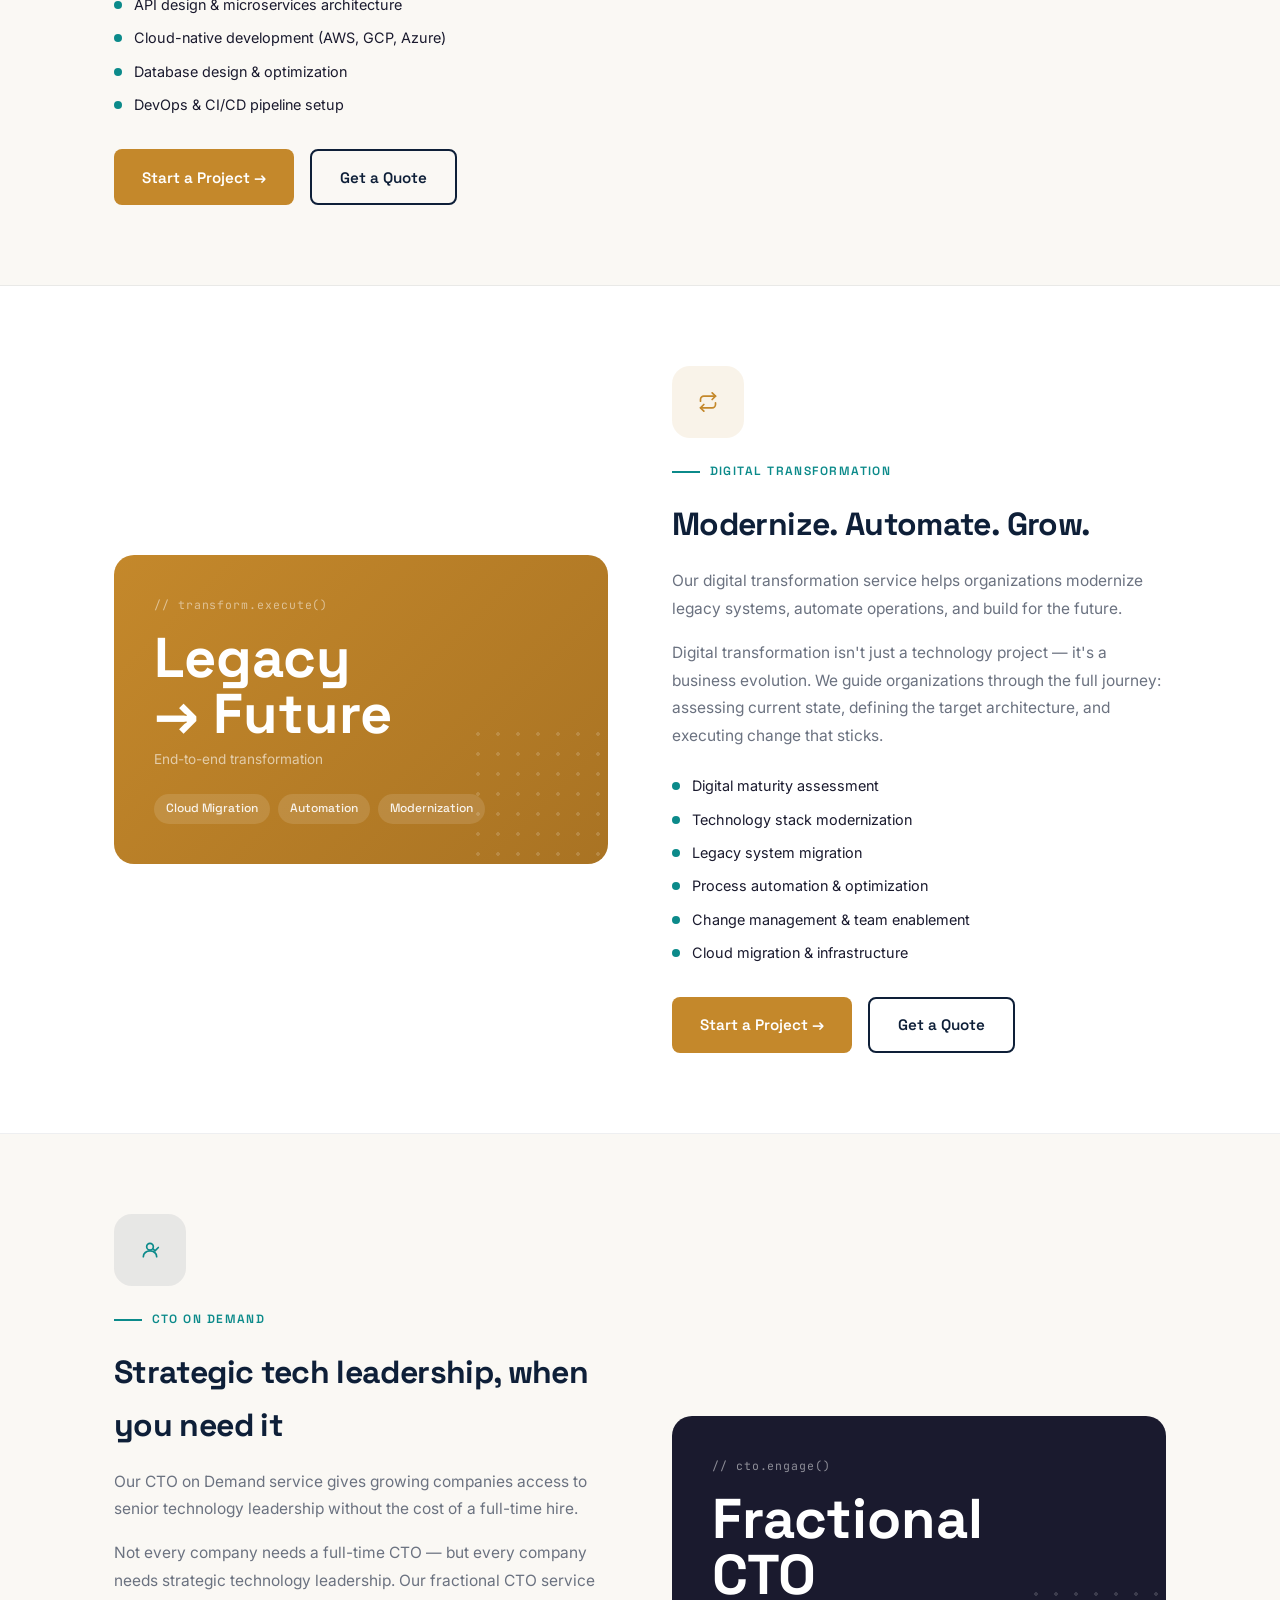
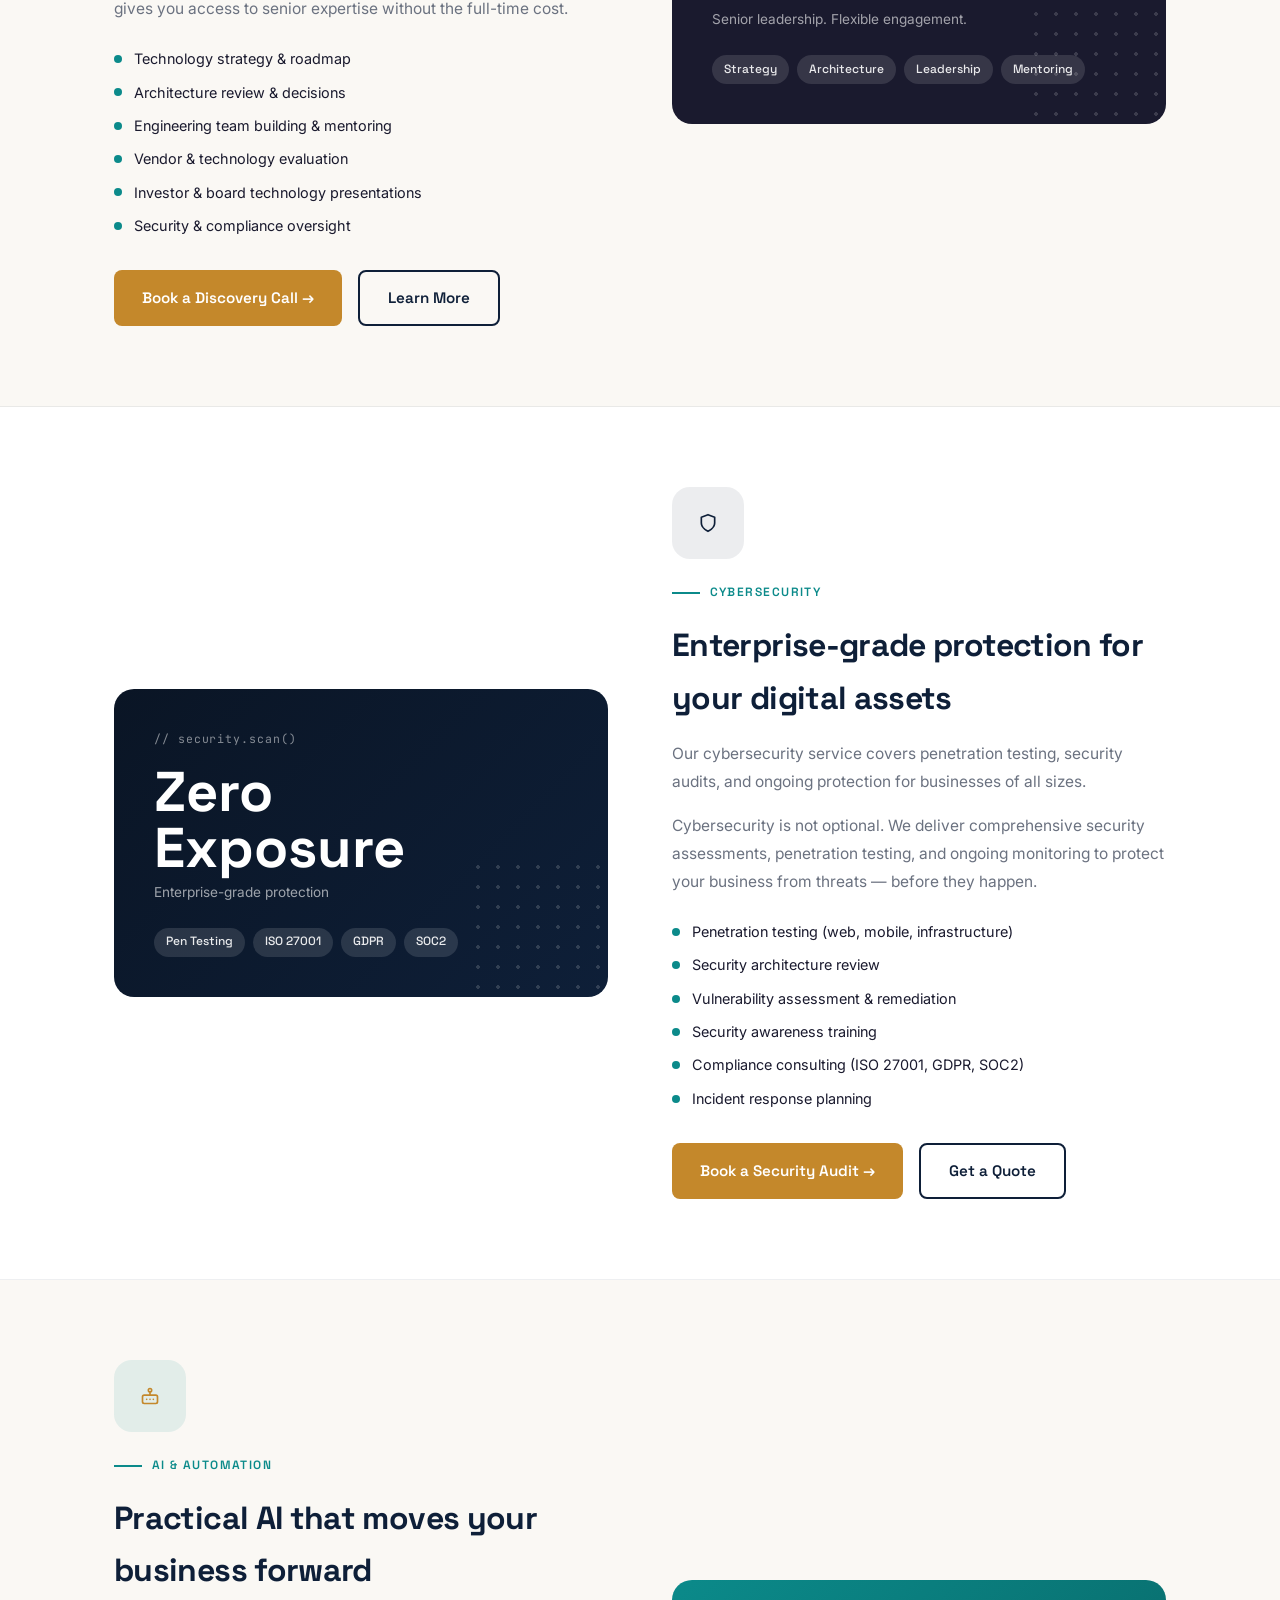
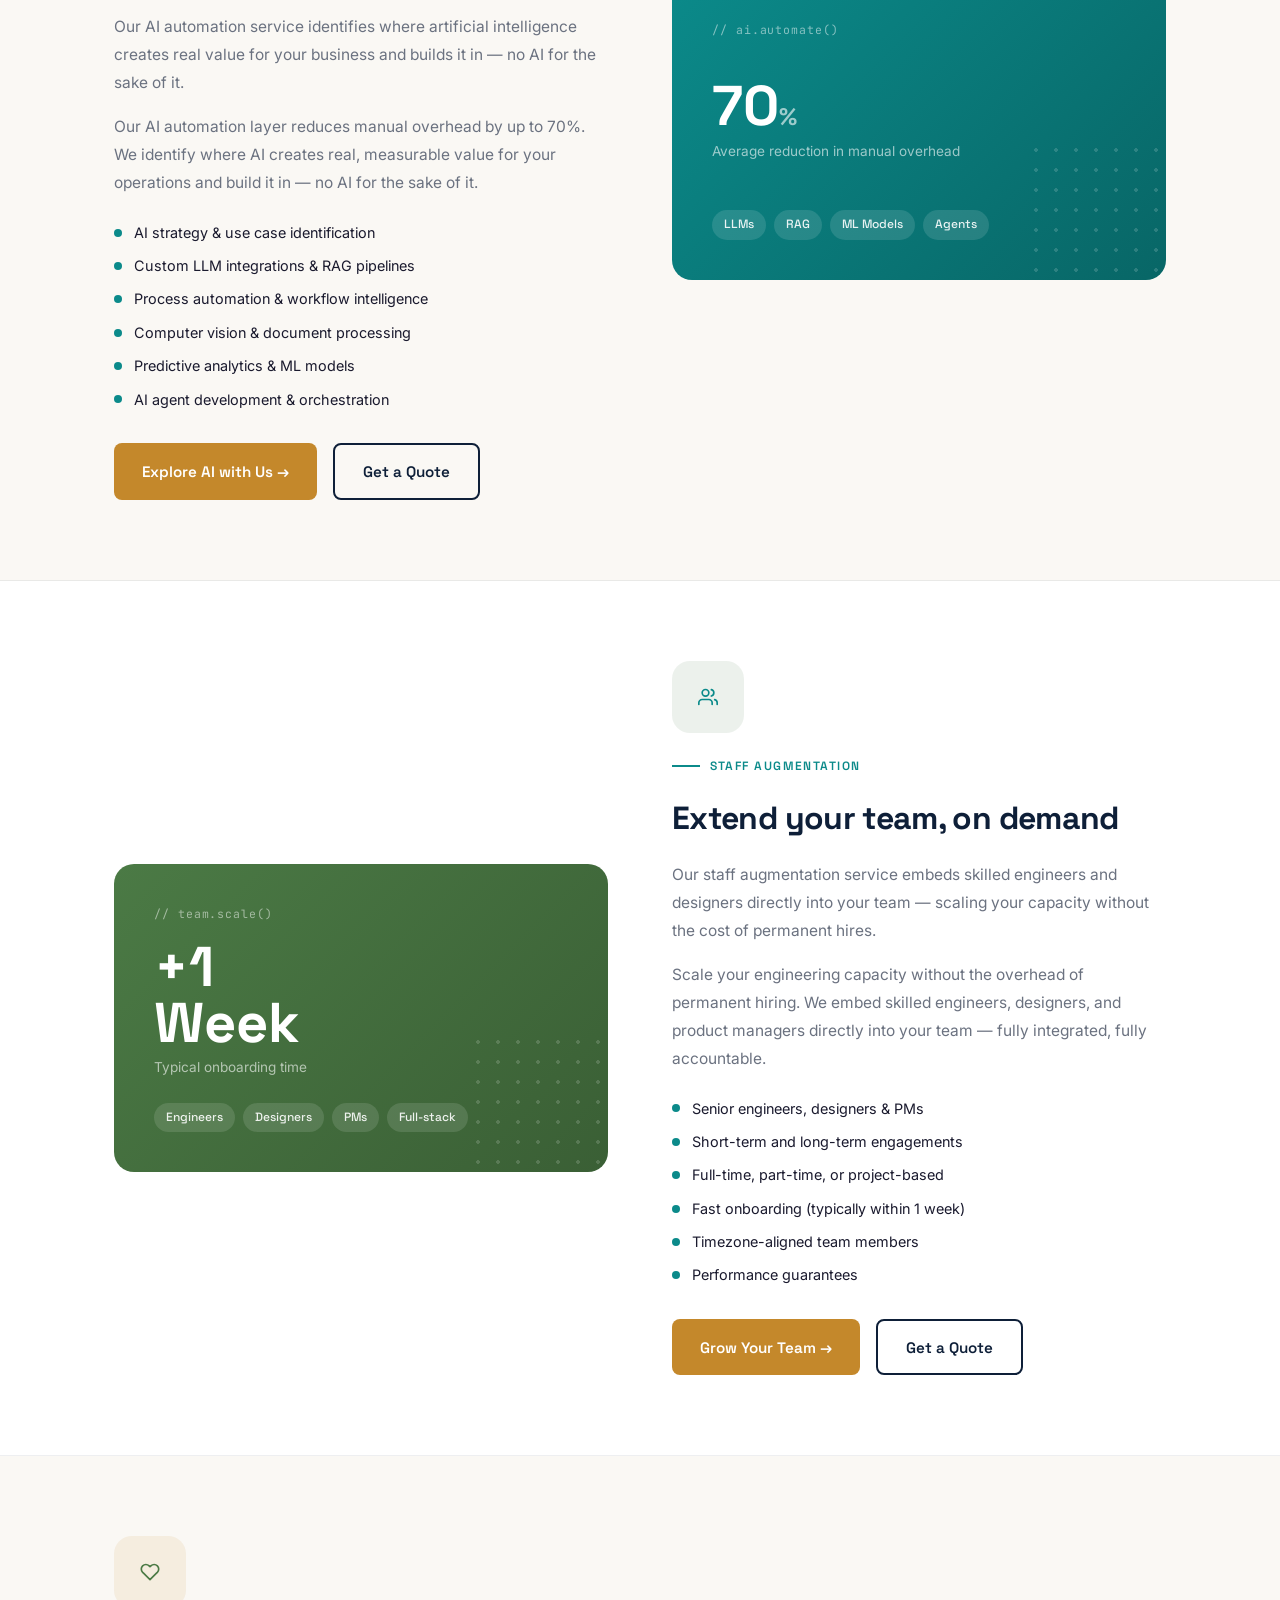
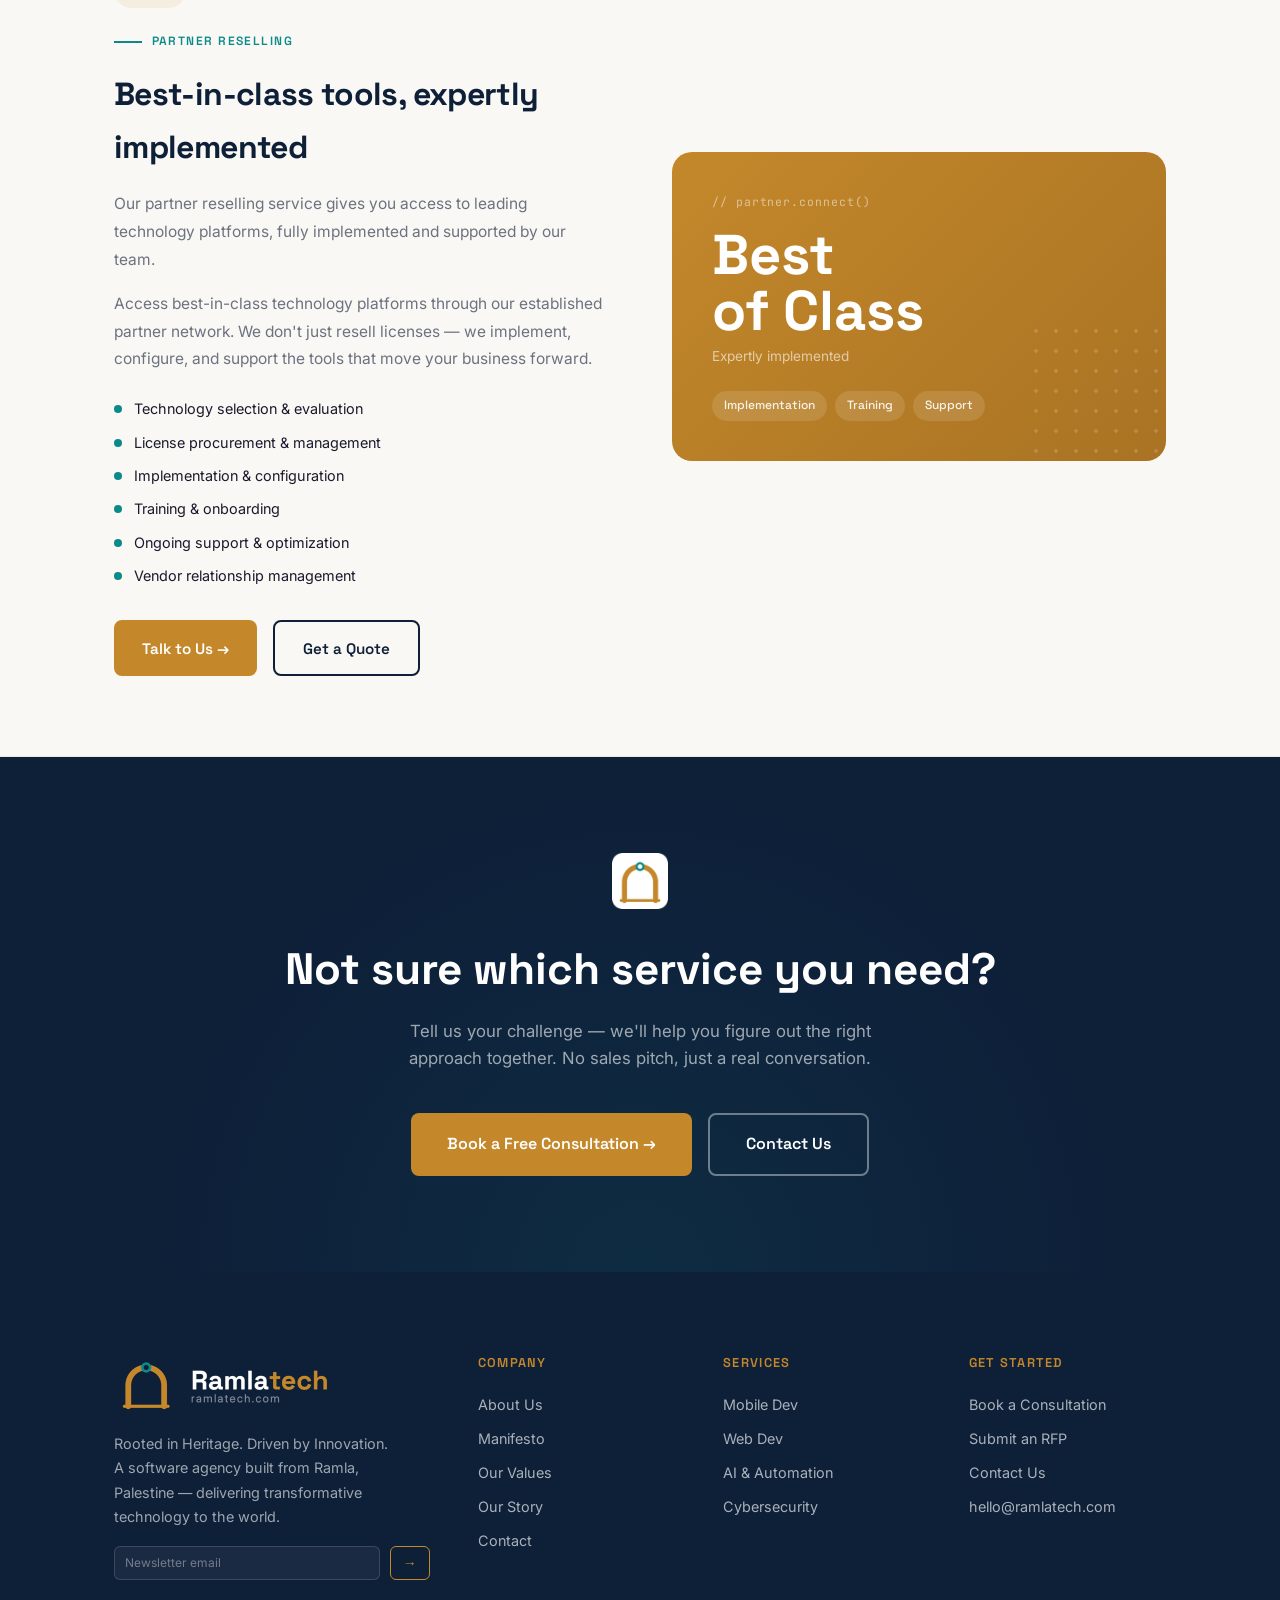
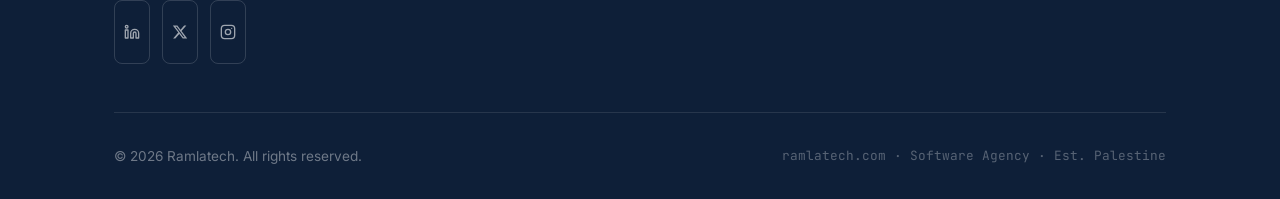
<file: services.html>
<!DOCTYPE html>
<html lang="en">
<head>
<meta charset="UTF-8" />
<meta name="viewport" content="width=device-width, initial-scale=1.0" />
<title>Software Development Services — Web, Mobile, AI & More | Ramlatech</title>
<meta name="description" content="Explore Ramlatech's full range of services: custom web development, mobile app development, AI & automation, cybersecurity, UI/UX design, and digital transformation." />
<meta name="keywords" content="web development services, mobile app development, AI automation, cybersecurity, UI/UX design, digital transformation, software services Palestine" />
<meta name="author" content="Ramlatech" />
<meta name="robots" content="index, follow" />
<link rel="canonical" href="https://ramlatech.com/services.html" />
<link rel="alternate" hreflang="en" href="https://ramlatech.com/services.html" />
<link rel="alternate" hreflang="ar" href="https://ramlatech.com/services.html?lang=ar" />

<!-- Open Graph -->
<meta property="og:type" content="website" />
<meta property="og:url" content="https://ramlatech.com/services.html" />
<meta property="og:title" content="Services — Web, Mobile, AI & Cybersecurity | Ramlatech" />
<meta property="og:description" content="Explore Ramlatech's full range of services: custom web development, mobile app development, AI & automation, cybersecurity, UI/UX design, and digital transformation." />
<meta property="og:image" content="https://ramlatech.com/assets/og-card.jpg" />
<meta property="og:image:width" content="1200" />
<meta property="og:image:height" content="630" />
<meta property="og:site_name" content="Ramlatech" />
<meta property="og:locale" content="en_US" />

<!-- Twitter/X Card -->
<meta name="twitter:card" content="summary_large_image" />
<meta name="twitter:site" content="@ramlatech" />
<meta name="twitter:title" content="Ramlatech Services — Web, Mobile & AI" />
<meta name="twitter:description" content="Custom web, mobile, AI, and cybersecurity solutions for startups, scaleups, and enterprises." />
<meta name="twitter:image" content="https://ramlatech.com/assets/og-card.jpg" />
<!-- Structured Data -->
<script type="application/ld+json">
{
  "@context": "https://schema.org",
  "@type": "WebPage",
  "url": "https://ramlatech.com/services.html",
  "name": "Software Development Services — Ramlatech",
  "description": "Custom web development, mobile app development, AI & automation, cybersecurity, UI/UX design, and digital transformation services from Ramlatech.",
  "provider": {
    "@type": "Organization",
    "name": "Ramlatech",
    "url": "https://ramlatech.com"
  },
  "mainEntity": {
    "@type": "ItemList",
    "itemListElement": [
      { "@type": "ListItem", "position": 1, "name": "Custom Web Development" },
      { "@type": "ListItem", "position": 2, "name": "Mobile App Development" },
      { "@type": "ListItem", "position": 3, "name": "AI & Automation" },
      { "@type": "ListItem", "position": 4, "name": "Cybersecurity" },
      { "@type": "ListItem", "position": 5, "name": "UI/UX Design" },
      { "@type": "ListItem", "position": 6, "name": "Digital Transformation" }
    ]
  }
}
</script>
<link rel="icon" type="image/png" href="assets/mark-navy.png" />
<link rel="preconnect" href="https://fonts.googleapis.com" />
<link rel="preconnect" href="https://fonts.gstatic.com" crossorigin />
<link rel="stylesheet" href="https://fonts.googleapis.com/css2?family=Space+Grotesk:wght@300;400;500;600;700&family=Inter:wght@300;400;500;600;700&family=JetBrains+Mono:wght@400;500&family=Cairo:wght@400;500;600;700&display=swap" />
<link rel="dns-prefetch" href="https://www.googletagmanager.com" />
<link rel="dns-prefetch" href="https://groot.mailerlite.com" />
<link rel="preload" href="main.css" as="style" />
<link rel="stylesheet" href="main.css" />
<style>
.page-hero { background: linear-gradient(150deg, #0a1c33 0%, #0E1F38 60%, #0d2840 100%); padding: 11rem 0 7rem; position: relative; overflow: hidden; }
.page-hero-bg { position: absolute; inset: 0; background-image: radial-gradient(circle at 75% 40%, rgba(11,138,138,0.09) 0%, transparent 55%), radial-gradient(circle at 20% 75%, rgba(196,136,43,0.07) 0%, transparent 45%); pointer-events: none; }
.page-hero-dots { position: absolute; top: 60px; right: 5%; width: 280px; height: 280px; background-image: radial-gradient(circle, rgba(255,255,255,0.15) 1.5px, transparent 1.5px); background-size: 26px 26px; pointer-events: none; }
.eyebrow { font-family: var(--font-display); font-size: 0.78rem; font-weight: 600; letter-spacing: 0.12em; text-transform: uppercase; color: var(--teal); margin-bottom: 1.25rem; display: flex; align-items: center; gap: 0.6rem; }
.eyebrow::before { content: ''; width: 28px; height: 2px; background: var(--teal); }
.page-hero h1 { font-family: var(--font-display); font-size: clamp(2.5rem, 5vw, 3.75rem); font-weight: 700; color: var(--white); letter-spacing: -0.03em; line-height: 1.1; margin-bottom: 1.25rem; }
.page-hero h1 span { color: var(--gold); }
.page-hero p { font-size: 1.1rem; color: rgba(255,255,255,0.65); max-width: 560px; line-height: 1.75; }
.services-nav { background: var(--white); border-bottom: 1px solid rgba(14,31,56,0.08); position: sticky; top: 72px; z-index: 50; }
.services-nav-inner { display: flex; overflow-x: auto; scrollbar-width: none; padding: 0 5%; }
.services-nav-inner::-webkit-scrollbar { display: none; }
.services-nav-inner a { flex-shrink: 0; font-family: var(--font-display); font-size: 0.82rem; font-weight: 500; color: var(--stone); padding: 1rem 1.25rem; border-bottom: 2px solid transparent; transition: all 0.2s; white-space: nowrap; }
.services-nav-inner a:hover { color: var(--navy); border-bottom-color: var(--gold); }
.service-section { padding: 5rem 0; border-bottom: 1px solid rgba(14,31,56,0.07); }
.service-section:nth-child(even) { background: var(--white); }
.service-layout { display: grid; grid-template-columns: 1fr 1fr; gap: 4rem; align-items: center; }
.service-layout.reverse { direction: rtl; }
.service-layout.reverse > * { direction: ltr; }
.service-badge { width: 72px; height: 72px; border-radius: 18px; display: flex; align-items: center; justify-content: center; font-size: 2rem; margin-bottom: 1.5rem; }
.service-content h2 { font-family: var(--font-display); font-size: clamp(1.6rem, 2.5vw, 2rem); font-weight: 700; color: var(--navy); letter-spacing: -0.02em; margin-bottom: 1rem; }
.service-content p { color: var(--stone); line-height: 1.8; margin-bottom: 1rem; font-size: 0.97rem; }
.service-features { display: flex; flex-direction: column; gap: 0.6rem; margin-top: 1.5rem; }
.service-feature { display: flex; align-items: center; gap: 0.75rem; font-size: 0.9rem; color: var(--ink); }
.service-feature::before { content: ''; width: 8px; height: 8px; border-radius: 50%; background: var(--teal); flex-shrink: 0; }
.service-cta-row { display: flex; gap: 1rem; margin-top: 2rem; flex-wrap: wrap; }
.service-visual { border-radius: 20px; padding: 2.5rem; min-height: 300px; display: flex; flex-direction: column; justify-content: space-between; position: relative; overflow: hidden; }
.sv-navy { background: var(--navy); }
.sv-teal { background: linear-gradient(135deg, #0B8A8A, #086666); }
.sv-gold { background: linear-gradient(135deg, var(--gold), #a97323); }
.sv-olive { background: linear-gradient(135deg, var(--olive), #3a5f35); }
.sv-ink { background: var(--ink); }
.service-visual .label { font-family: var(--font-mono); font-size: 0.72rem; color: rgba(255,255,255,0.5); letter-spacing: 0.08em; margin-bottom: 1rem; }
.service-visual .main-stat { font-family: var(--font-display); font-size: 3.5rem; font-weight: 700; color: var(--white); line-height: 1; }
.service-visual .main-stat span { font-size: 1.5rem; opacity: 0.6; }
.service-visual .sub-stat { font-size: 0.85rem; color: rgba(255,255,255,0.6); margin-top: 0.35rem; }
.sv-tags { display: flex; flex-wrap: wrap; gap: 0.5rem; margin-top: 1.5rem; }
.sv-tag { background: rgba(255,255,255,0.12); color: rgba(255,255,255,0.9); font-family: var(--font-display); font-size: 0.75rem; font-weight: 500; padding: 0.3rem 0.75rem; border-radius: 100px; }
.dots { position: absolute; bottom: -20px; right: -20px; width: 160px; height: 160px; background-image: radial-gradient(circle, rgba(255,255,255,0.15) 2px, transparent 2px); background-size: 20px 20px; }
.services-cta { background: var(--navy); padding: 6rem 0; text-align: center; position: relative; overflow: hidden; }
.services-cta::before { content: ''; position: absolute; inset: 0; background: radial-gradient(circle at 50% 100%, rgba(11,138,138,0.12) 0%, transparent 60%); }
.services-cta h2 { font-family: var(--font-display); font-size: clamp(1.75rem, 3.5vw, 2.75rem); font-weight: 700; color: var(--white); margin-bottom: 0.75rem; }
.services-cta h2 span { color: var(--gold); }
.services-cta p { color: rgba(255,255,255,0.6); margin-bottom: 2.5rem; font-size: 1.05rem; max-width: 520px; margin-left: auto; margin-right: auto; }
@media(max-width:900px) { .service-layout, .service-layout.reverse { grid-template-columns: 1fr; direction: ltr; gap: 2rem; } .service-visual { min-height: 200px; } }
.clients-carousel { background: #0E1F38; border-top: 1px solid rgba(255,255,255,0.06); border-bottom: 1px solid rgba(255,255,255,0.06); padding: 1.5rem 0; overflow: hidden; }
.clients-track { display: flex; gap: 1rem; animation: logoScroll 40s linear infinite; width: max-content; }
.client-card { width: 320px; height: 160px; background: #fff; border-radius: 12px; padding: 0.625rem; flex-shrink: 0; opacity: 0.85; transition: opacity 0.2s, transform 0.2s; display: flex; align-items: center; justify-content: center; }
.client-card:hover { opacity: 1; transform: translateY(-2px); }
.client-card img { width: 100%; height: 100%; object-fit: contain; }
@keyframes logoScroll { 0% { transform: translateX(0); } 100% { transform: translateX(-50%); } }
</style>
<!-- Google tag (gtag.js) -->
<script async src="https://www.googletagmanager.com/gtag/js?id=G-KXS97MYKLJ"></script>
<script>
  window.dataLayer = window.dataLayer || [];
  function gtag(){dataLayer.push(arguments);}
  gtag('js', new Date());

  gtag('config', 'G-KXS97MYKLJ');
</script>
<!-- Additional structured data: breadcrumbs + services -->
<script type="application/ld+json">
{
  "@context": "https://schema.org",
  "@graph": [
    {
      "@type": "BreadcrumbList",
      "itemListElement": [
        {
          "@type": "ListItem",
          "position": 1,
          "name": "Home",
          "item": "https://ramlatech.com/"
        },
        {
          "@type": "ListItem",
          "position": 2,
          "name": "Services",
          "item": "https://ramlatech.com/services.html"
        }
      ]
    },
    {
      "@type": "OfferCatalog",
      "name": "Ramlatech Services",
      "itemListElement": [
        {
          "@type": "Service",
          "name": "Mobile Development",
          "url": "https://ramlatech.com/services.html#mobile",
          "provider": {
            "@type": "Organization",
            "name": "Ramlatech",
            "url": "https://ramlatech.com/"
          }
        },
        {
          "@type": "Service",
          "name": "Web Development",
          "url": "https://ramlatech.com/services.html#web",
          "provider": {
            "@type": "Organization",
            "name": "Ramlatech",
            "url": "https://ramlatech.com/"
          }
        },
        {
          "@type": "Service",
          "name": "Custom Software",
          "url": "https://ramlatech.com/services.html#custom",
          "provider": {
            "@type": "Organization",
            "name": "Ramlatech",
            "url": "https://ramlatech.com/"
          }
        },
        {
          "@type": "Service",
          "name": "Digital Transformation",
          "url": "https://ramlatech.com/services.html#digital",
          "provider": {
            "@type": "Organization",
            "name": "Ramlatech",
            "url": "https://ramlatech.com/"
          }
        },
        {
          "@type": "Service",
          "name": "CTO on Demand",
          "url": "https://ramlatech.com/services.html#cto",
          "provider": {
            "@type": "Organization",
            "name": "Ramlatech",
            "url": "https://ramlatech.com/"
          }
        },
        {
          "@type": "Service",
          "name": "Cybersecurity",
          "url": "https://ramlatech.com/services.html#security",
          "provider": {
            "@type": "Organization",
            "name": "Ramlatech",
            "url": "https://ramlatech.com/"
          }
        },
        {
          "@type": "Service",
          "name": "AI & Automation",
          "url": "https://ramlatech.com/services.html#ai",
          "provider": {
            "@type": "Organization",
            "name": "Ramlatech",
            "url": "https://ramlatech.com/"
          }
        },
        {
          "@type": "Service",
          "name": "Staff Augmentation",
          "url": "https://ramlatech.com/services.html#staff",
          "provider": {
            "@type": "Organization",
            "name": "Ramlatech",
            "url": "https://ramlatech.com/"
          }
        },
        {
          "@type": "Service",
          "name": "Partner Reselling",
          "url": "https://ramlatech.com/services.html#partner",
          "provider": {
            "@type": "Organization",
            "name": "Ramlatech",
            "url": "https://ramlatech.com/"
          }
        }
      ]
    }
  ]
}
</script>
</head>
<body>
<nav id="main-nav">
  <a href="index.html" class="nav-logo"><img src="assets/logo-nav.png" alt="Ramlatech boutique software agency logo" width="499" height="128" /></a>
  <div class="nav-links">
    <a href="index.html" data-i18n="nav.home">Home</a>
    <a href="about.html" data-i18n="nav.about">About</a>
    <a href="manifesto.html">Manifesto</a>
    <a href="services.html" data-i18n="nav.services">Services</a>
    <a href="blog.html" data-i18n="nav.blog">Blog</a>
    <a href="contact.html" data-i18n="nav.contact">Contact</a>
    <a href="contact.html#book" class="nav-cta" data-i18n="nav.book">Book a Call</a>
  </div>
  <button class="lang-toggle" id="lang-toggle" aria-label="Switch language">العربية</button>
  <div class="nav-burger"><span></span><span></span><span></span></div>
</nav>
<section class="page-hero">
  <div class="page-hero-bg"></div>
  <div class="page-hero-dots"></div>
  <div class="container" style="position:relative;z-index:1;">
    <div class="eyebrow anim-up" data-i18n="svs.eyebrow">What We Offer</div>
    <h1 class="anim-up anim-up-d1" data-i18n-html="svs.h1">Software Development Services —<br/><span>Everything you need to thrive digitally</span></h1>
    <p class="anim-up anim-up-d2" data-i18n="svs.p">From bespoke software to enterprise transformation — our service portfolio is broad, purposeful, and anchored in technical depth.</p>
  </div>
</section>
<!-- Client Logo Carousel -->
<div class="clients-carousel">
  <div class="clients-track">
    <div class="client-card"><img width="800" height="670" decoding="async" loading="lazy" src="assets/clients/1%20Paltel.webp" alt="Paltel"></div>
    <div class="client-card" style="overflow:hidden"><img width="410" height="410" decoding="async" loading="lazy" src="assets/clients/2%20Jawwal.svg" alt="Jawwal" style="transform:scale(1.1);transform-origin:center"></div>
    <div class="client-card"><img width="800" height="307" decoding="async" loading="lazy" src="assets/clients/3%20Reach.webp" alt="Reach"></div>
    <div class="client-card"><img width="597" height="800" decoding="async" loading="lazy" src="assets/clients/4%20Palestinian%20Authority.webp" alt="Palestinian Authority"></div>
    <div class="client-card"><img width="800" height="347" decoding="async" loading="lazy" src="assets/clients/5%20PCBS.webp" alt="PCBS"></div>
    <div class="client-card"><img width="800" height="450" decoding="async" loading="lazy" src="assets/clients/6%20Ministry%20of%20Telecommunications%20%26%20Digital%20Economy.webp" alt="MTIT"></div>
    <div class="client-card" style="overflow:hidden"><img decoding="async" src="assets/clients/MTIT%20New.avif" alt="MTIT New" style="transform:scale(1.47);transform-origin:center" width="500" height="300" loading="lazy"></div>
    <div class="client-card" style="overflow:hidden"><img decoding="async" src="assets/clients/PMA%20Final%20.jpg" alt="PMA" style="transform:scale(1.27);transform-origin:center" width="640" height="360" loading="lazy"></div>
    <div class="client-card"><img width="800" height="609" decoding="async" loading="lazy" src="assets/clients/8%20World%20Bank.webp" alt="World Bank"></div>
    <div class="client-card"><img width="800" height="800" decoding="async" loading="lazy" src="assets/clients/9%20Bank%20of%20Palestine.webp" alt="Bank of Palestine"></div>
    <div class="client-card"><img width="800" height="411" decoding="async" loading="lazy" src="assets/clients/12%20AlQuds%20Pharma.webp" alt="AlQuds Pharma"></div>
    <div class="client-card"><img width="800" height="522" decoding="async" loading="lazy" src="assets/clients/13%20GIZ.webp" alt="GIZ"></div>
    <div class="client-card"><img width="800" height="293" decoding="async" loading="lazy" src="assets/clients/14%20Munib%20%26%20Angela%20Masri%20Logo.webp" alt="Munib &amp; Angela Masri"></div>
    <div class="client-card"><img width="800" height="550" decoding="async" loading="lazy" src="assets/clients/15%20Upliftt.webp" alt="Upliftt"></div>
    <div class="client-card"><img width="1288" height="230" decoding="async" loading="lazy" src="assets/clients/Playgeko%20logo.svg" alt="Playgeko"></div>
    <div class="client-card" style="overflow:hidden"><img decoding="async" src="assets/clients/Playsonic%20Logo.jpg" alt="Playsonic" style="transform:scale(1.4);transform-origin:center" width="640" height="360" loading="lazy"></div>
    <div class="client-card"><img decoding="async" src="assets/clients/16.%20BK%20Plus%20Europe.png" alt="BK Plus Europe" style="transform:scale(0.7);transform-origin:center" width="330" height="240" loading="lazy"></div>
    <div class="client-card"><img src="assets/clients/BMORE%20Jordan.webp" alt="BMORE Jordan" width="600" height="300" loading="lazy" decoding="async"></div>
    <div class="client-card"><img width="800" height="670" decoding="async" loading="lazy" src="assets/clients/1%20Paltel.webp" alt="Paltel"></div>
    <div class="client-card" style="overflow:hidden"><img width="410" height="410" decoding="async" loading="lazy" src="assets/clients/2%20Jawwal.svg" alt="Jawwal" style="transform:scale(1.1);transform-origin:center"></div>
    <div class="client-card"><img width="800" height="307" decoding="async" loading="lazy" src="assets/clients/3%20Reach.webp" alt="Reach"></div>
    <div class="client-card"><img width="597" height="800" decoding="async" loading="lazy" src="assets/clients/4%20Palestinian%20Authority.webp" alt="Palestinian Authority"></div>
    <div class="client-card"><img width="800" height="347" decoding="async" loading="lazy" src="assets/clients/5%20PCBS.webp" alt="PCBS"></div>
    <div class="client-card"><img width="800" height="450" decoding="async" loading="lazy" src="assets/clients/6%20Ministry%20of%20Telecommunications%20%26%20Digital%20Economy.webp" alt="MTIT"></div>
    <div class="client-card" style="overflow:hidden"><img decoding="async" src="assets/clients/MTIT%20New.avif" alt="MTIT New" style="transform:scale(1.47);transform-origin:center" width="500" height="300" loading="lazy"></div>
    <div class="client-card" style="overflow:hidden"><img decoding="async" src="assets/clients/PMA%20Final%20.jpg" alt="PMA" style="transform:scale(1.27);transform-origin:center" width="640" height="360" loading="lazy"></div>
    <div class="client-card"><img width="800" height="609" decoding="async" loading="lazy" src="assets/clients/8%20World%20Bank.webp" alt="World Bank"></div>
    <div class="client-card"><img width="800" height="800" decoding="async" loading="lazy" src="assets/clients/9%20Bank%20of%20Palestine.webp" alt="Bank of Palestine"></div>
    <div class="client-card"><img width="800" height="411" decoding="async" loading="lazy" src="assets/clients/12%20AlQuds%20Pharma.webp" alt="AlQuds Pharma"></div>
    <div class="client-card"><img width="800" height="522" decoding="async" loading="lazy" src="assets/clients/13%20GIZ.webp" alt="GIZ"></div>
    <div class="client-card"><img width="800" height="293" decoding="async" loading="lazy" src="assets/clients/14%20Munib%20%26%20Angela%20Masri%20Logo.webp" alt="Munib &amp; Angela Masri"></div>
    <div class="client-card"><img width="800" height="550" decoding="async" loading="lazy" src="assets/clients/15%20Upliftt.webp" alt="Upliftt"></div>
    <div class="client-card"><img width="1288" height="230" decoding="async" loading="lazy" src="assets/clients/Playgeko%20logo.svg" alt="Playgeko"></div>
    <div class="client-card" style="overflow:hidden"><img decoding="async" src="assets/clients/Playsonic%20Logo.jpg" alt="Playsonic" style="transform:scale(1.4);transform-origin:center" width="640" height="360" loading="lazy"></div>
    <div class="client-card"><img decoding="async" src="assets/clients/16.%20BK%20Plus%20Europe.png" alt="BK Plus Europe" style="transform:scale(0.7);transform-origin:center" width="330" height="240" loading="lazy"></div>
    <div class="client-card"><img src="assets/clients/BMORE%20Jordan.webp" alt="BMORE Jordan" width="600" height="300" loading="lazy" decoding="async"></div>
  </div>
</div>
<div class="services-nav">
  <div class="services-nav-inner">
    <a href="#mobile" data-i18n="svs.nav.mob">Mobile</a>
    <a href="#web" data-i18n="svs.nav.web">Web</a>
    <a href="#custom" data-i18n="svs.nav.cus">Custom Software</a>
    <a href="#digital" data-i18n="svs.nav.dig">Digital Transformation</a>
    <a href="#cto" data-i18n="svs.nav.cto">CTO on Demand</a>
    <a href="#security" data-i18n="svs.nav.sec">Cybersecurity</a>
    <a href="#ai" data-i18n="svs.nav.ai">AI & Automation</a>
    <a href="#staff" data-i18n="svs.nav.sta">Staff Augmentation</a>
    <a href="#partner" data-i18n="svs.nav.par">Partner Reselling</a>
  </div>
</div>
<section class="service-section" id="mobile">
  <div class="container">
    <div class="service-layout reveal">
      <div class="service-content">
        <div class="service-badge" style="background:rgba(196,136,43,0.1);"><svg width="20" height="20" viewBox="0 0 24 24" fill="none" stroke="#C4882B" stroke-width="2" stroke-linecap="round" stroke-linejoin="round"><rect x="5" y="2" width="14" height="20" rx="2"/><line x1="12" y1="18" x2="12" y2="18"/></svg></div>
        <div class="section-label" data-i18n="svc.mob.lbl">Mobile Development</div>
        <h2 data-i18n="svc.mob.h2">Apps that users love to open</h2>
        <p class="service-intro" data-i18n="svc.mob.intro">Our mobile app development service covers everything from MVP prototypes to full-scale consumer and enterprise applications.</p>
        <p data-i18n="svc.mob.p">We build native iOS and Android applications, as well as cross-platform solutions using React Native and Flutter. Every app we deliver is optimized for performance, UX excellence, and long-term maintainability.</p>
        <div class="service-features">
          <div class="service-feature" data-i18n="svc.mob.f1">Native iOS (Swift) & Android (Kotlin)</div>
          <div class="service-feature" data-i18n="svc.mob.f2">Cross-platform with React Native & Flutter</div>
          <div class="service-feature" data-i18n="svc.mob.f3">UI/UX design & prototyping</div>
          <div class="service-feature" data-i18n="svc.mob.f4">App Store & Google Play deployment</div>
          <div class="service-feature" data-i18n="svc.mob.f5">API integration & backend connectivity</div>
          <div class="service-feature" data-i18n="svc.mob.f6">Ongoing maintenance & feature development</div>
        </div>
        <div class="service-cta-row">
          <a href="contact.html#book" class="btn btn-primary" data-i18n="svc.mob.cta1">Start a Project →</a>
          <a href="contact.html" class="btn btn-outline-navy" data-i18n="svc.mob.cta2">Get a Quote</a>
        </div>
      </div>
      <div class="service-visual sv-navy">
        <div class="label">// mobile.deploy()</div>
        <div><div class="main-stat">iOS <span>&</span><br/>Android</div><div class="sub-stat" data-i18n="svc.mob.sub">Cross-platform expertise</div></div>
        <div class="sv-tags"><span class="sv-tag">React Native</span><span class="sv-tag">Flutter</span><span class="sv-tag">Swift</span><span class="sv-tag">Kotlin</span></div>
        <div class="dots"></div>
      </div>
    </div>
  </div>
</section>
<section class="service-section" id="web">
  <div class="container">
    <div class="service-layout reverse reveal">
      <div class="service-content">
        <div class="service-badge" style="background:rgba(11,138,138,0.1);"><svg width="20" height="20" viewBox="0 0 24 24" fill="none" stroke="#0B8A8A" stroke-width="2" stroke-linecap="round" stroke-linejoin="round"><circle cx="12" cy="12" r="10"/><line x1="2" y1="12" x2="22" y2="12"/><path d="M12 2a15.3 15.3 0 0 1 4 10 15.3 15.3 0 0 1-4 10 15.3 15.3 0 0 1-4-10 15.3 15.3 0 0 1 4-10z"/></svg></div>
        <div class="section-label" data-i18n="svc.web.lbl">Web Development</div>
        <h2 data-i18n="svc.web.h2">Web platforms that perform and convert</h2>
        <p class="service-intro" data-i18n="svc.web.intro">Our web development service delivers everything from marketing sites to complex SaaS platforms built for speed, scale, and conversion.</p>
        <p data-i18n="svc.web.p">We build high-performance websites, web applications, and SaaS platforms using modern frameworks. From marketing sites to complex multi-tenant platforms — built for speed, scale, and growth.</p>
        <div class="service-features">
          <div class="service-feature" data-i18n="svc.web.f1">React, Next.js, Vue, Nuxt</div>
          <div class="service-feature" data-i18n="svc.web.f2">Node.js, Python, Laravel backends</div>
          <div class="service-feature" data-i18n="svc.web.f3">E-commerce & marketplace platforms</div>
          <div class="service-feature" data-i18n="svc.web.f4">CMS integration (Strapi, Contentful, WordPress)</div>
          <div class="service-feature" data-i18n="svc.web.f5">Performance optimization & Core Web Vitals</div>
          <div class="service-feature" data-i18n="svc.web.f6">Progressive Web Apps (PWA)</div>
        </div>
        <div class="service-cta-row">
          <a href="contact.html#book" class="btn btn-primary" data-i18n="svc.web.cta1">Start a Project →</a>
          <a href="contact.html" class="btn btn-outline-navy" data-i18n="svc.web.cta2">Get a Quote</a>
        </div>
      </div>
      <div class="service-visual sv-teal">
        <div class="label">// web.launch()</div>
        <div><div class="main-stat">Web<br/>Apps</div><div class="sub-stat" data-i18n="svc.web.sub">Fast. Scalable. Beautiful.</div></div>
        <div class="sv-tags"><span class="sv-tag">Next.js</span><span class="sv-tag">React</span><span class="sv-tag">Node.js</span><span class="sv-tag">Laravel</span></div>
        <div class="dots"></div>
      </div>
    </div>
  </div>
</section>
<section class="service-section" id="custom">
  <div class="container">
    <div class="service-layout reveal">
      <div class="service-content">
        <div class="service-badge" style="background:rgba(75,122,69,0.1);"><svg width="20" height="20" viewBox="0 0 24 24" fill="none" stroke="#4B7A45" stroke-width="2" stroke-linecap="round" stroke-linejoin="round"><circle cx="12" cy="12" r="3"/><path d="M19.07 4.93a10 10 0 0 1 0 14.14M4.93 4.93a10 10 0 0 0 0 14.14"/><path d="M15.54 8.46a5 5 0 0 1 0 7.07M8.46 8.46a5 5 0 0 0 0 7.07"/></svg></div>
        <div class="section-label" data-i18n="svc.cus.lbl">Custom Software</div>
        <h2 data-i18n="svc.cus.h2">Built for your exact requirements</h2>
        <p class="service-intro" data-i18n="svc.cus.intro">Our custom software development service engineers tailored solutions for businesses that need more than off-the-shelf tools.</p>
        <p data-i18n="svc.cus.p">Off-the-shelf software rarely fits perfectly. We engineer custom solutions — from internal tools and workflow automation to complex enterprise systems — designed precisely for how your business operates.</p>
        <div class="service-features">
          <div class="service-feature" data-i18n="svc.cus.f1">Requirements analysis & systems design</div>
          <div class="service-feature" data-i18n="svc.cus.f2">ERP, CRM & internal tooling</div>
          <div class="service-feature" data-i18n="svc.cus.f3">API design & microservices architecture</div>
          <div class="service-feature" data-i18n="svc.cus.f4">Cloud-native development (AWS, GCP, Azure)</div>
          <div class="service-feature" data-i18n="svc.cus.f5">Database design & optimization</div>
          <div class="service-feature" data-i18n="svc.cus.f6">DevOps & CI/CD pipeline setup</div>
        </div>
        <div class="service-cta-row">
          <a href="contact.html#book" class="btn btn-primary" data-i18n="svc.cus.cta1">Start a Project →</a>
          <a href="contact.html" class="btn btn-outline-navy" data-i18n="svc.cus.cta2">Get a Quote</a>
        </div>
      </div>
      <div class="service-visual sv-olive">
        <div class="label">// custom.build()</div>
        <div><div class="main-stat">Built<br/>to Fit</div><div class="sub-stat" data-i18n="svc.cus.sub">Your process. Your rules.</div></div>
        <div class="sv-tags"><span class="sv-tag">Microservices</span><span class="sv-tag">Cloud-native</span><span class="sv-tag">DevOps</span><span class="sv-tag">APIs</span></div>
        <div class="dots"></div>
      </div>
    </div>
  </div>
</section>
<section class="service-section" id="digital">
  <div class="container">
    <div class="service-layout reverse reveal">
      <div class="service-content">
        <div class="service-badge" style="background:rgba(196,136,43,0.1);"><svg width="20" height="20" viewBox="0 0 24 24" fill="none" stroke="#C4882B" stroke-width="2" stroke-linecap="round" stroke-linejoin="round"><polyline points="17 1 21 5 17 9"/><path d="M3 11V9a4 4 0 0 1 4-4h14"/><polyline points="7 23 3 19 7 15"/><path d="M21 13v2a4 4 0 0 1-4 4H3"/></svg></div>
        <div class="section-label" data-i18n="svc.dig.lbl">Digital Transformation</div>
        <h2 data-i18n="svc.dig.h2">Modernize. Automate. Grow.</h2>
        <p class="service-intro" data-i18n="svc.dig.intro">Our digital transformation service helps organizations modernize legacy systems, automate operations, and build for the future.</p>
        <p data-i18n="svc.dig.p">Digital transformation isn't just a technology project — it's a business evolution. We guide organizations through the full journey: assessing current state, defining the target architecture, and executing change that sticks.</p>
        <div class="service-features">
          <div class="service-feature" data-i18n="svc.dig.f1">Digital maturity assessment</div>
          <div class="service-feature" data-i18n="svc.dig.f2">Technology stack modernization</div>
          <div class="service-feature" data-i18n="svc.dig.f3">Legacy system migration</div>
          <div class="service-feature" data-i18n="svc.dig.f4">Process automation & optimization</div>
          <div class="service-feature" data-i18n="svc.dig.f5">Change management & team enablement</div>
          <div class="service-feature" data-i18n="svc.dig.f6">Cloud migration & infrastructure</div>
        </div>
        <div class="service-cta-row">
          <a href="contact.html#book" class="btn btn-primary" data-i18n="svc.dig.cta1">Start a Project →</a>
          <a href="contact.html" class="btn btn-outline-navy" data-i18n="svc.dig.cta2">Get a Quote</a>
        </div>
      </div>
      <div class="service-visual sv-gold">
        <div class="label">// transform.execute()</div>
        <div><div class="main-stat">Legacy<br/>→ Future</div><div class="sub-stat" data-i18n="svc.dig.sub">End-to-end transformation</div></div>
        <div class="sv-tags"><span class="sv-tag">Cloud Migration</span><span class="sv-tag">Automation</span><span class="sv-tag">Modernization</span></div>
        <div class="dots"></div>
      </div>
    </div>
  </div>
</section>
<section class="service-section" id="cto">
  <div class="container">
    <div class="service-layout reveal">
      <div class="service-content">
        <div class="service-badge" style="background:rgba(14,31,56,0.08);"><svg width="20" height="20" viewBox="0 0 24 24" fill="none" stroke="#0B8A8A" stroke-width="2" stroke-linecap="round" stroke-linejoin="round"><circle cx="12" cy="8" r="4"/><path d="M4 20c0-4 3.6-7 8-7s8 3 8 7"/><polyline points="16 11 18 13 22 9"/></svg></div>
        <div class="section-label" data-i18n="svc.cto.lbl">CTO on Demand</div>
        <h2 data-i18n="svc.cto.h2">Strategic tech leadership, when you need it</h2>
        <p class="service-intro" data-i18n="svc.cto.intro">Our CTO on Demand service gives growing companies access to senior technology leadership without the cost of a full-time hire.</p>
        <p data-i18n="svc.cto.p">Not every company needs a full-time CTO — but every company needs strategic technology leadership. Our fractional CTO service gives you access to senior expertise without the full-time cost.</p>
        <div class="service-features">
          <div class="service-feature" data-i18n="svc.cto.f1">Technology strategy & roadmap</div>
          <div class="service-feature" data-i18n="svc.cto.f2">Architecture review & decisions</div>
          <div class="service-feature" data-i18n="svc.cto.f3">Engineering team building & mentoring</div>
          <div class="service-feature" data-i18n="svc.cto.f4">Vendor & technology evaluation</div>
          <div class="service-feature" data-i18n="svc.cto.f5">Investor & board technology presentations</div>
          <div class="service-feature" data-i18n="svc.cto.f6">Security & compliance oversight</div>
        </div>
        <div class="service-cta-row">
          <a href="contact.html#book" class="btn btn-primary" data-i18n="svc.cto.cta1">Book a Discovery Call →</a>
          <a href="contact.html" class="btn btn-outline-navy" data-i18n="svc.cto.cta2">Learn More</a>
        </div>
      </div>
      <div class="service-visual sv-ink">
        <div class="label">// cto.engage()</div>
        <div><div class="main-stat">Fractional<br/>CTO</div><div class="sub-stat" data-i18n="svc.cto.sub">Senior leadership. Flexible engagement.</div></div>
        <div class="sv-tags"><span class="sv-tag">Strategy</span><span class="sv-tag">Architecture</span><span class="sv-tag">Leadership</span><span class="sv-tag">Mentoring</span></div>
        <div class="dots"></div>
      </div>
    </div>
  </div>
</section>
<section class="service-section" id="security">
  <div class="container">
    <div class="service-layout reverse reveal">
      <div class="service-content">
        <div class="service-badge" style="background:rgba(14,31,56,0.08);"><svg width="20" height="20" viewBox="0 0 24 24" fill="none" stroke="#0E1F38" stroke-width="2" stroke-linecap="round" stroke-linejoin="round"><path d="M12 22s8-4 8-10V5l-8-3-8 3v7c0 6 8 10 8 10z"/></svg></div>
        <div class="section-label" data-i18n="svc.sec.lbl">Cybersecurity</div>
        <h2 data-i18n="svc.sec.h2">Enterprise-grade protection for your digital assets</h2>
        <p class="service-intro" data-i18n="svc.sec.intro">Our cybersecurity service covers penetration testing, security audits, and ongoing protection for businesses of all sizes.</p>
        <p data-i18n="svc.sec.p">Cybersecurity is not optional. We deliver comprehensive security assessments, penetration testing, and ongoing monitoring to protect your business from threats — before they happen.</p>
        <div class="service-features">
          <div class="service-feature" data-i18n="svc.sec.f1">Penetration testing (web, mobile, infrastructure)</div>
          <div class="service-feature" data-i18n="svc.sec.f2">Security architecture review</div>
          <div class="service-feature" data-i18n="svc.sec.f3">Vulnerability assessment & remediation</div>
          <div class="service-feature" data-i18n="svc.sec.f4">Security awareness training</div>
          <div class="service-feature" data-i18n="svc.sec.f5">Compliance consulting (ISO 27001, GDPR, SOC2)</div>
          <div class="service-feature" data-i18n="svc.sec.f6">Incident response planning</div>
        </div>
        <div class="service-cta-row">
          <a href="contact.html#book" class="btn btn-primary" data-i18n="svc.sec.cta1">Book a Security Audit →</a>
          <a href="contact.html" class="btn btn-outline-navy" data-i18n="svc.sec.cta2">Get a Quote</a>
        </div>
      </div>
      <div class="service-visual sv-navy" style="background:linear-gradient(135deg,#0a1525,#0E1F38);">
        <div class="label">// security.scan()</div>
        <div><div class="main-stat">Zero<br/>Exposure</div><div class="sub-stat" data-i18n="svc.sec.sub">Enterprise-grade protection</div></div>
        <div class="sv-tags"><span class="sv-tag">Pen Testing</span><span class="sv-tag">ISO 27001</span><span class="sv-tag">GDPR</span><span class="sv-tag">SOC2</span></div>
        <div class="dots"></div>
      </div>
    </div>
  </div>
</section>
<section class="service-section" id="ai">
  <div class="container">
    <div class="service-layout reveal">
      <div class="service-content">
        <div class="service-badge" style="background:rgba(11,138,138,0.1);"><svg width="20" height="20" viewBox="0 0 24 24" fill="none" stroke="#C4882B" stroke-width="2" stroke-linecap="round" stroke-linejoin="round"><rect x="3" y="11" width="18" height="10" rx="2"/><circle cx="12" cy="5" r="2"/><path d="M12 7v4"/><line x1="8" y1="16" x2="8" y2="16"/><line x1="12" y1="16" x2="12" y2="16"/><line x1="16" y1="16" x2="16" y2="16"/></svg></div>
        <div class="section-label" data-i18n="svc.ai.lbl">AI & Automation</div>
        <h2 data-i18n="svc.ai.h2">Practical AI that moves your business forward</h2>
        <p class="service-intro" data-i18n="svc.ai.intro">Our AI automation service identifies where artificial intelligence creates real value for your business and builds it in — no AI for the sake of it.</p>
        <p data-i18n="svc.ai.p">Our AI automation layer reduces manual overhead by up to 70%. We identify where AI creates real, measurable value for your operations and build it in — no AI for the sake of it.</p>
        <div class="service-features">
          <div class="service-feature" data-i18n="svc.ai.f1">AI strategy & use case identification</div>
          <div class="service-feature" data-i18n="svc.ai.f2">Custom LLM integrations & RAG pipelines</div>
          <div class="service-feature" data-i18n="svc.ai.f3">Process automation & workflow intelligence</div>
          <div class="service-feature" data-i18n="svc.ai.f4">Computer vision & document processing</div>
          <div class="service-feature" data-i18n="svc.ai.f5">Predictive analytics & ML models</div>
          <div class="service-feature" data-i18n="svc.ai.f6">AI agent development & orchestration</div>
        </div>
        <div class="service-cta-row">
          <a href="contact.html#book" class="btn btn-primary" data-i18n="svc.ai.cta1">Explore AI with Us →</a>
          <a href="contact.html" class="btn btn-outline-navy" data-i18n="svc.ai.cta2">Get a Quote</a>
        </div>
      </div>
      <div class="service-visual sv-teal">
        <div class="label">// ai.automate()</div>
        <div><div class="main-stat">70<span>%</span></div><div class="sub-stat" data-i18n="svc.ai.sub">Average reduction in manual overhead</div></div>
        <div class="sv-tags"><span class="sv-tag">LLMs</span><span class="sv-tag">RAG</span><span class="sv-tag">ML Models</span><span class="sv-tag">Agents</span></div>
        <div class="dots"></div>
      </div>
    </div>
  </div>
</section>
<section class="service-section" id="staff">
  <div class="container">
    <div class="service-layout reverse reveal">
      <div class="service-content">
        <div class="service-badge" style="background:rgba(75,122,69,0.1);"><svg width="20" height="20" viewBox="0 0 24 24" fill="none" stroke="#0B8A8A" stroke-width="2" stroke-linecap="round" stroke-linejoin="round"><path d="M17 21v-2a4 4 0 0 0-4-4H5a4 4 0 0 0-4 4v2"/><circle cx="9" cy="7" r="4"/><path d="M23 21v-2a4 4 0 0 0-3-3.87"/><path d="M16 3.13a4 4 0 0 1 0 7.75"/></svg></div>
        <div class="section-label" data-i18n="svc.sta.lbl">Staff Augmentation</div>
        <h2 data-i18n="svc.sta.h2">Extend your team, on demand</h2>
        <p class="service-intro" data-i18n="svc.sta.intro">Our staff augmentation service embeds skilled engineers and designers directly into your team — scaling your capacity without the cost of permanent hires.</p>
        <p data-i18n="svc.sta.p">Scale your engineering capacity without the overhead of permanent hiring. We embed skilled engineers, designers, and product managers directly into your team — fully integrated, fully accountable.</p>
        <div class="service-features">
          <div class="service-feature" data-i18n="svc.sta.f1">Senior engineers, designers & PMs</div>
          <div class="service-feature" data-i18n="svc.sta.f2">Short-term and long-term engagements</div>
          <div class="service-feature" data-i18n="svc.sta.f3">Full-time, part-time, or project-based</div>
          <div class="service-feature" data-i18n="svc.sta.f4">Fast onboarding (typically within 1 week)</div>
          <div class="service-feature" data-i18n="svc.sta.f5">Timezone-aligned team members</div>
          <div class="service-feature" data-i18n="svc.sta.f6">Performance guarantees</div>
        </div>
        <div class="service-cta-row">
          <a href="contact.html#book" class="btn btn-primary" data-i18n="svc.sta.cta1">Grow Your Team →</a>
          <a href="contact.html" class="btn btn-outline-navy" data-i18n="svc.sta.cta2">Get a Quote</a>
        </div>
      </div>
      <div class="service-visual sv-olive">
        <div class="label">// team.scale()</div>
        <div><div class="main-stat">+1<br/>Week</div><div class="sub-stat" data-i18n="svc.sta.sub">Typical onboarding time</div></div>
        <div class="sv-tags"><span class="sv-tag">Engineers</span><span class="sv-tag">Designers</span><span class="sv-tag">PMs</span><span class="sv-tag">Full-stack</span></div>
        <div class="dots"></div>
      </div>
    </div>
  </div>
</section>
<section class="service-section" id="partner">
  <div class="container">
    <div class="service-layout reveal">
      <div class="service-content">
        <div class="service-badge" style="background:rgba(196,136,43,0.1);"><svg width="20" height="20" viewBox="0 0 24 24" fill="none" stroke="#4B7A45" stroke-width="2" stroke-linecap="round" stroke-linejoin="round"><path d="M20.84 4.61a5.5 5.5 0 0 0-7.78 0L12 5.67l-1.06-1.06a5.5 5.5 0 0 0-7.78 7.78l1.06 1.06L12 21.23l7.78-7.78 1.06-1.06a5.5 5.5 0 0 0 0-7.78z"/></svg></div>
        <div class="section-label" data-i18n="svc.par.lbl">Partner Reselling</div>
        <h2 data-i18n="svc.par.h2">Best-in-class tools, expertly implemented</h2>
        <p class="service-intro" data-i18n="svc.par.intro">Our partner reselling service gives you access to leading technology platforms, fully implemented and supported by our team.</p>
        <p data-i18n="svc.par.p">Access best-in-class technology platforms through our established partner network. We don't just resell licenses — we implement, configure, and support the tools that move your business forward.</p>
        <div class="service-features">
          <div class="service-feature" data-i18n="svc.par.f1">Technology selection & evaluation</div>
          <div class="service-feature" data-i18n="svc.par.f2">License procurement & management</div>
          <div class="service-feature" data-i18n="svc.par.f3">Implementation & configuration</div>
          <div class="service-feature" data-i18n="svc.par.f4">Training & onboarding</div>
          <div class="service-feature" data-i18n="svc.par.f5">Ongoing support & optimization</div>
          <div class="service-feature" data-i18n="svc.par.f6">Vendor relationship management</div>
        </div>
        <div class="service-cta-row">
          <a href="contact.html#book" class="btn btn-primary" data-i18n="svc.par.cta1">Talk to Us →</a>
          <a href="contact.html" class="btn btn-outline-navy" data-i18n="svc.par.cta2">Get a Quote</a>
        </div>
      </div>
      <div class="service-visual sv-gold">
        <div class="label">// partner.connect()</div>
        <div><div class="main-stat">Best<br/>of Class</div><div class="sub-stat" data-i18n="svc.par.sub">Expertly implemented</div></div>
        <div class="sv-tags"><span class="sv-tag">Implementation</span><span class="sv-tag">Training</span><span class="sv-tag">Support</span></div>
        <div class="dots"></div>
      </div>
    </div>
  </div>
</section>
<section class="services-cta">
  <div class="container" style="position:relative;z-index:1;">
    <div class="reveal">
      <img src="assets/mark-white.png" alt="Ramlatech software agency mark" style="height:56px;width:auto;margin:0 auto 1.5rem;" width="128" height="128" loading="lazy" />
      <h2 data-i18n="svs.cta.h2">Not sure which service you need?</h2>
      <p data-i18n="svs.cta.p">Tell us your challenge — we'll help you figure out the right approach together. No sales pitch, just a real conversation.</p>
      <div style="display:flex;gap:1rem;justify-content:center;flex-wrap:wrap;">
        <a href="contact.html#book" class="btn btn-primary btn-lg" data-i18n="svs.cta.b1">Book a Free Consultation →</a>
        <a href="contact.html" class="btn btn-secondary btn-lg" data-i18n="svs.cta.b2">Contact Us</a>
      </div>
    </div>
  </div>
</section>
<footer>
  <div class="container">
    <div class="footer-grid">
      <div class="footer-brand">
        <img src="assets/logo-nav.png" alt="Ramlatech boutique software agency logo" style="height:64px;width:auto;" width="499" height="128" loading="lazy" />
        <p data-i18n="footer.tagline">Rooted in Heritage. Driven by Innovation. A software agency built from Ramla, Palestine — delivering transformative technology to the world.</p>
        <form class="footer-nl-form" data-newsletter="footer" action="https://assets.mailerlite.com/jsonp/2267517/forms/184727574659729402/subscribe" method="POST">
          <input type="hidden" name="ml-submit" value="1">
          <input type="hidden" name="anticsrf" value="true">
          <label class="sr-only" for="nl-footer-email-services">Email</label>
          <input type="email" id="nl-footer-email-services" name="fields[email]" required placeholder="Newsletter email" aria-label="Email" class="footer-nl-input" autocomplete="email" data-i18n-ph="footer.nl_ph">
          <button type="submit" class="footer-nl-btn">→</button>
        </form>
        <div class="footer-nl-success" data-i18n="nl.success">Thanks — check your inbox to confirm.</div>
        <div class="footer-social" style="margin-top:1.25rem;">
  <a href="https://www.linkedin.com/company/ramlatech" target="_blank" rel="noopener noreferrer" title="LinkedIn">
    <svg width="16" height="16" viewBox="0 0 24 24" fill="none" stroke="currentColor" stroke-width="2" stroke-linecap="round" stroke-linejoin="round"><path d="M16 8a6 6 0 0 1 6 6v7h-4v-7a2 2 0 0 0-2-2 2 2 0 0 0-2 2v7h-4v-7a6 6 0 0 1 6-6z"/><rect x="2" y="9" width="4" height="12"/><circle cx="4" cy="4" r="2"/></svg>
  </a>
  <a href="https://x.com/ramlatech" target="_blank" rel="noopener noreferrer" title="X">
    <svg width="16" height="16" viewBox="0 0 24 24" fill="currentColor"><path d="M18.244 2.25h3.308l-7.227 8.26 8.502 11.24H16.17l-5.214-6.817L4.99 21.75H1.68l7.73-8.835L1.254 2.25H8.08l4.713 6.231zm-1.161 17.52h1.833L7.084 4.126H5.117z"/></svg>
  </a>
  <a href="https://www.instagram.com/ramlatech" target="_blank" rel="noopener noreferrer" title="Instagram">
    <svg width="16" height="16" viewBox="0 0 24 24" fill="none" stroke="currentColor" stroke-width="2" stroke-linecap="round" stroke-linejoin="round"><rect x="2" y="2" width="20" height="20" rx="5"/><circle cx="12" cy="12" r="4"/><circle cx="17.5" cy="6.5" r="1" fill="currentColor" stroke="none"/></svg>
  </a>
</div>
      </div>
      <div class="footer-col"><h4 data-i18n="footer.company">Company</h4><a href="about.html" data-i18n="footer.about_us">About Us</a><a href="manifesto.html">Manifesto</a><a href="about.html#values" data-i18n="footer.our_values">Our Values</a><a href="about.html#story" data-i18n="footer.our_story">Our Story</a><a href="contact.html" data-i18n="footer.f_contact">Contact</a></div>
      <div class="footer-col"><h4 data-i18n="footer.services">Services</h4><a href="#mobile" data-i18n="footer.mobile_dev">Mobile Dev</a><a href="#web" data-i18n="footer.web_dev">Web Dev</a><a href="#ai" data-i18n="footer.ai">AI & Automation</a><a href="#security" data-i18n="footer.security">Cybersecurity</a></div>
      <div class="footer-col"><h4 data-i18n="footer.get_started">Get Started</h4><a href="contact.html#book" data-i18n="footer.book_cons">Book a Consultation</a><a href="contact.html#rfp" data-i18n="footer.submit_rfp">Submit an RFP</a><a href="contact.html" data-i18n="footer.contact_us">Contact Us</a><a href="mailto:hello@ramlatech.com">hello@ramlatech.com</a></div>
    </div>
    <div class="act-plus-bar">
      <img src="assets/assetsact-plus-logo-transparent.svg" alt="ACT Plus Digital Solutions" class="act-plus-logo-img" />
      <span class="act-plus-text">A specialized division of <strong>ACT Plus Digital Solutions</strong></span>
    </div>
    <div class="footer-bottom">
      <span data-i18n="footer.copyright">© 2026 Ramlatech. All rights reserved.</span>
      <span style="font-family:var(--font-mono);font-size:0.8rem;color:rgba(255,255,255,0.3);" data-i18n="footer.mono">ramlatech.com · Software Agency · Est. Palestine</span>
    </div>
  </div>
</footer>
<script src="main.js" defer></script>
<script src="https://groot.mailerlite.com/js/w/webforms.min.js?v95037e5bac78f29ed026832ca21a7c7b" type="text/javascript" defer></script>
<script src="lang.js" defer></script>
</body>
</html>
</file>
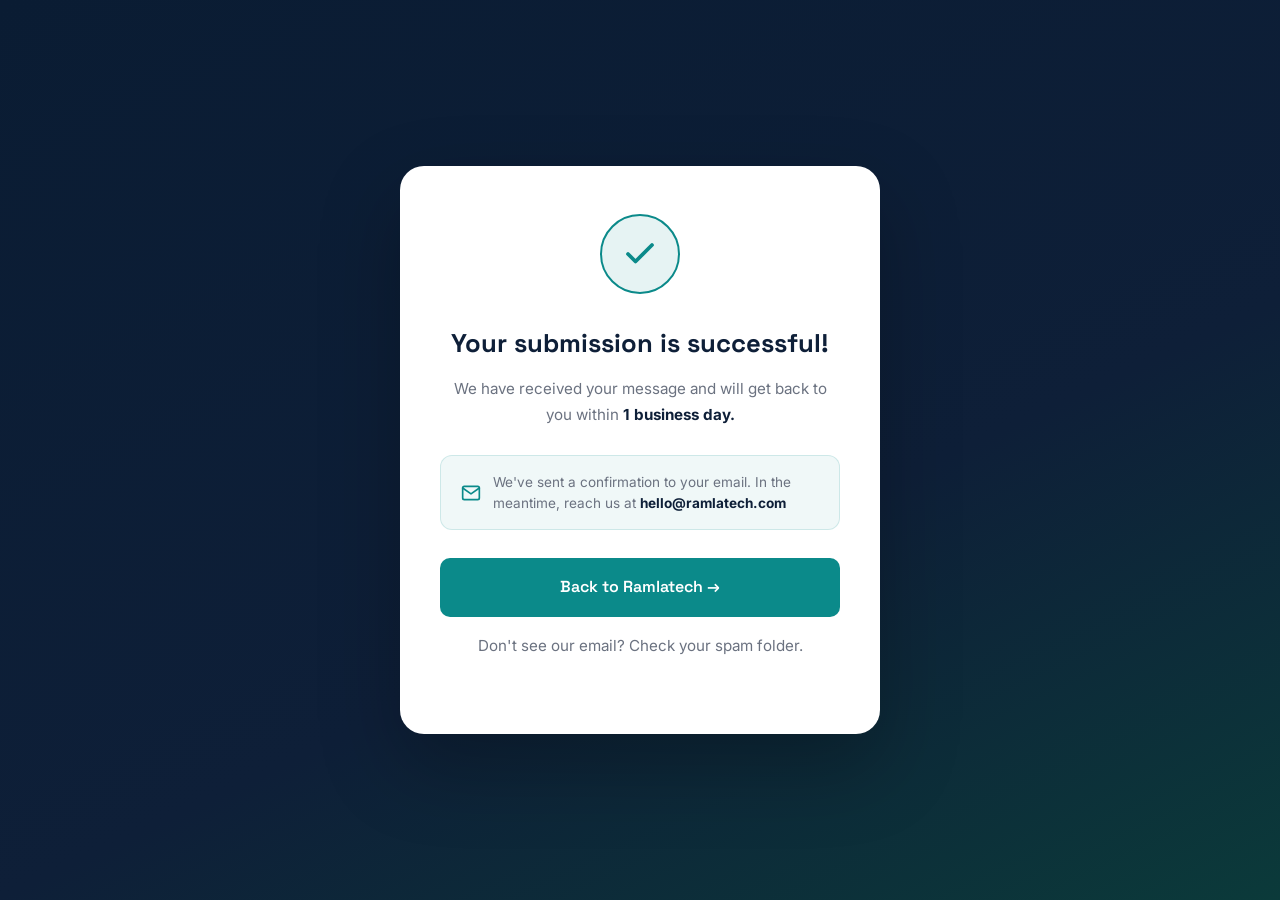
<file: thanks.html>
<!DOCTYPE html>
<html lang="en">
<head>
<meta charset="UTF-8" />
<meta name="viewport" content="width=device-width, initial-scale=1.0" />
<title>Thank You — Ramlatech</title>
<meta name="description" content="Thank you for reaching out to Ramlatech. We've received your message and will be in touch shortly." />
<meta name="robots" content="noindex, nofollow" />
<link rel="canonical" href="https://ramlatech.com/thanks.html" />
<link rel="alternate" hreflang="en" href="https://ramlatech.com/thanks.html" />
<link rel="alternate" hreflang="ar" href="https://ramlatech.com/thanks.html?lang=ar" />
<link rel="icon" type="image/png" href="assets/mark-navy.png" />
<link rel="preconnect" href="https://fonts.googleapis.com" />
<link rel="preconnect" href="https://fonts.gstatic.com" crossorigin />
<link rel="stylesheet" href="https://fonts.googleapis.com/css2?family=Space+Grotesk:wght@300;400;500;600;700&family=Inter:wght@300;400;500;600;700&family=JetBrains+Mono:wght@400;500&family=Cairo:wght@400;500;600;700&display=swap" />
<link rel="dns-prefetch" href="https://www.googletagmanager.com" />
<link rel="preload" href="main.css" as="style" />
<link rel="stylesheet" href="main.css" />
<style>
.thanks-hero {
  min-height: 100vh;
  background: linear-gradient(155deg, #0a1c33 0%, #0E1F38 60%, #0b3a3a 100%);
  display: flex;
  align-items: center;
  justify-content: center;
  padding: 2rem;
}
.thanks-card {
  background: var(--white);
  border-radius: 24px;
  padding: 3rem 2.5rem;
  max-width: 480px;
  width: 100%;
  text-align: center;
  box-shadow: 0 32px 80px rgba(0,0,0,0.25);
}
.check-circle {
  width: 80px;
  height: 80px;
  border-radius: 50%;
  background: rgba(11,138,138,0.1);
  border: 2px solid var(--teal);
  display: flex;
  align-items: center;
  justify-content: center;
  margin: 0 auto 1.75rem;
  animation: popIn 0.5s cubic-bezier(0.175, 0.885, 0.32, 1.275) both;
}
@keyframes popIn {
  from { transform: scale(0); opacity: 0; }
  to   { transform: scale(1); opacity: 1; }
}
.thanks-card h1 {
  font-family: var(--font-display);
  font-size: 1.6rem;
  font-weight: 700;
  color: var(--navy);
  margin-bottom: 0.75rem;
}
.thanks-card p {
  font-size: 0.95rem;
  color: var(--stone);
  line-height: 1.7;
  margin-bottom: 1.75rem;
}
.info-box {
  background: rgba(11,138,138,0.06);
  border: 1px solid rgba(11,138,138,0.15);
  border-radius: 12px;
  padding: 1rem 1.25rem;
  display: flex;
  align-items: center;
  gap: 0.75rem;
  margin-bottom: 1.75rem;
  text-align: left;
}
.info-box svg { flex-shrink: 0; }
.info-box p {
  font-size: 0.85rem;
  color: var(--stone);
  margin: 0;
  line-height: 1.5;
}
.info-box strong { color: var(--navy); }
.btn-home {
  display: block;
  width: 100%;
  background: var(--teal);
  color: var(--white);
  font-family: var(--font-display);
  font-weight: 600;
  font-size: 1rem;
  padding: 1rem;
  border-radius: 10px;
  margin-bottom: 1rem;
  transition: background 0.2s;
}
.btn-home:hover { background: #097474; }
.spam-note {
  font-size: 0.8rem;
  color: var(--stone);
  margin: 0;
}
</style>
<!-- Google tag (gtag.js) -->
<script async src="https://www.googletagmanager.com/gtag/js?id=G-KXS97MYKLJ"></script>
<script>
  window.dataLayer = window.dataLayer || [];
  function gtag(){dataLayer.push(arguments);}
  gtag('js', new Date());

  gtag('config', 'G-KXS97MYKLJ');
</script>
</head>
<body>
<section class="thanks-hero">
  <div class="thanks-card">
    <div class="check-circle">
      <svg width="36" height="36" viewBox="0 0 24 24" fill="none" stroke="#0B8A8A" stroke-width="2.5" stroke-linecap="round" stroke-linejoin="round">
        <polyline points="20 6 9 17 4 12"/>
      </svg>
    </div>
    <h1 data-i18n="thx.h1">Your submission is successful!</h1>
    <p data-i18n-html="thx.p">We have received your message and will get back to you within <strong style="color:var(--navy);">1 business day.</strong></p>
    <div class="info-box">
      <svg width="20" height="20" viewBox="0 0 24 24" fill="none" stroke="#0B8A8A" stroke-width="2" stroke-linecap="round" stroke-linejoin="round"><path d="M4 4h16c1.1 0 2 .9 2 2v12c0 1.1-.9 2-2 2H4c-1.1 0-2-.9-2-2V6c0-1.1.9-2 2-2z"/><polyline points="22,6 12,13 2,6"/></svg>
      <p data-i18n-html="thx.info">We've sent a confirmation to your email. In the meantime, reach us at <strong>hello@ramlatech.com</strong></p>
    </div>
    <a href="index.html" class="btn-home" data-i18n="thx.btn">Back to Ramlatech →</a>
    <p class="spam-note" data-i18n="thx.spam">Don't see our email? Check your spam folder.</p>
  </div>
</section>
<script src="lang.js" defer></script>
</body>
</html>
</file>
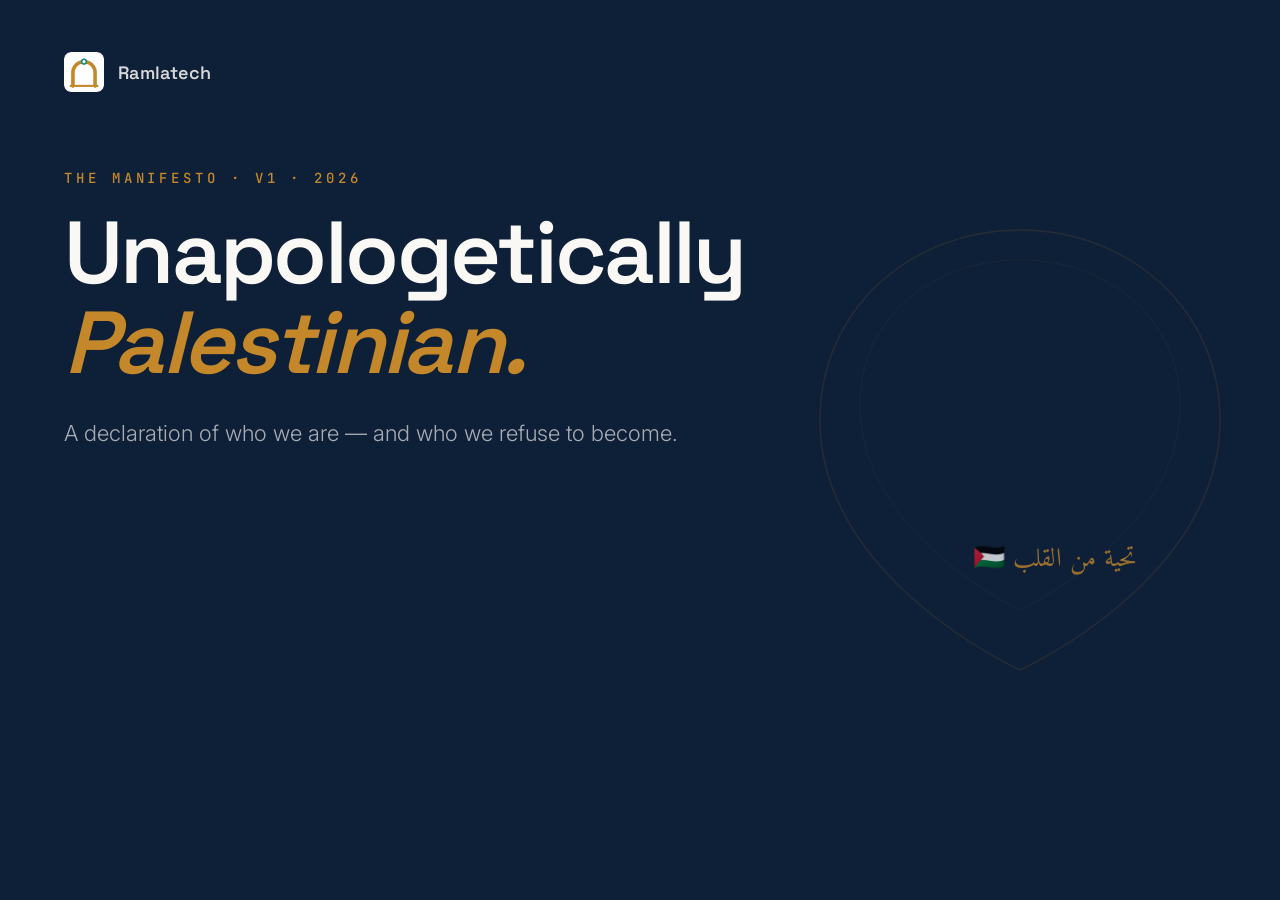
<file: assets/og-manifesto.html>
<!DOCTYPE html>
<html lang="en">
<head>
<meta charset="UTF-8" />
<meta name="viewport" content="width=device-width, initial-scale=1.0" />
<title>OG Image — Manifesto</title>
<link rel="preconnect" href="https://fonts.googleapis.com" />
<link rel="preconnect" href="https://fonts.gstatic.com" crossorigin />
<link rel="stylesheet" href="https://fonts.googleapis.com/css2?family=Space+Grotesk:ital,wght@0,600;1,600&family=Inter:wght@300&family=JetBrains+Mono:wght@500&family=Amiri:wght@400&display=swap" />
<style>
  * { margin: 0; padding: 0; box-sizing: border-box; }
  body {
    width: 1200px;
    height: 630px;
    overflow: hidden;
    background: #0E1F38;
    font-family: 'Space Grotesk', sans-serif;
    position: relative;
  }

  /* Arch texture */
  .arch-bg {
    position: absolute;
    bottom: -60px;
    right: -60px;
    width: 480px;
    height: 480px;
    pointer-events: none;
  }

  /* Logo + wordmark top-left */
  .top-left {
    position: absolute;
    top: 52px;
    left: 64px;
    display: flex;
    align-items: center;
    gap: 14px;
  }
  .top-left img {
    height: 40px;
    width: auto;
  }

  /* Main content */
  .content {
    position: absolute;
    top: 50%;
    left: 64px;
    transform: translateY(-52%);
    max-width: 820px;
  }
  .eyebrow {
    font-family: 'JetBrains Mono', monospace;
    font-size: 14px;
    font-weight: 500;
    letter-spacing: 0.28em;
    text-transform: uppercase;
    color: #C4882B;
    margin-bottom: 22px;
  }
  .headline-1 {
    font-family: 'Space Grotesk', sans-serif;
    font-size: 88px;
    font-weight: 600;
    color: #FAF8F4;
    line-height: 1.0;
    letter-spacing: -0.03em;
  }
  .headline-2 {
    font-family: 'Space Grotesk', sans-serif;
    font-size: 88px;
    font-weight: 600;
    color: #C4882B;
    font-style: italic;
    line-height: 1.05;
    letter-spacing: -0.03em;
    margin-bottom: 28px;
  }
  .sub {
    font-family: 'Inter', sans-serif;
    font-size: 22px;
    font-weight: 300;
    color: rgba(250,248,244,0.65);
    line-height: 1.5;
    max-width: 620px;
  }

  /* Bottom-right Arabic */
  .bottom-right {
    position: absolute;
    bottom: 48px;
    right: 64px;
    text-align: right;
  }
  .arabic-sign {
    font-family: 'Amiri', serif;
    font-size: 26px;
    color: rgba(196,136,43,0.75);
    direction: rtl;
  }
</style>
</head>
<body>

  <!-- Arch SVG background texture -->
  <svg class="arch-bg" viewBox="0 0 480 480" fill="none" xmlns="http://www.w3.org/2000/svg" aria-hidden="true">
    <path d="M240 460 C240 460 40 370 40 210 C40 100 130 20 240 20 C350 20 440 100 440 210 C440 370 240 460 240 460Z"
          stroke="#C4882B" stroke-width="1.5" fill="none" opacity="0.12"/>
    <path d="M240 400 C240 400 80 325 80 195 C80 105 155 50 240 50 C325 50 400 105 400 195 C400 325 240 400 240 400Z"
          stroke="#C4882B" stroke-width="1" fill="none" opacity="0.07"/>
  </svg>

  <!-- Top-left: logo -->
  <div class="top-left">
    <img src="mark-white.png" alt="Ramlatech mark" onerror="this.style.display='none'" />
    <span style="font-family:'Space Grotesk',sans-serif;font-size:18px;font-weight:600;color:rgba(250,248,244,0.85);letter-spacing:0.02em;">Ramlatech</span>
  </div>

  <!-- Main headline -->
  <div class="content">
    <div class="eyebrow">THE MANIFESTO · V1 · 2026</div>
    <div class="headline-1">Unapologetically</div>
    <div class="headline-2">Palestinian.</div>
    <div class="sub">A declaration of who we are — and who we refuse to become.</div>
  </div>

  <!-- Bottom-right Arabic -->
  <div class="bottom-right">
    <div class="arabic-sign">تحية من القلب 🇵🇸</div>
  </div>

</body>
</html>
<!--
  TO CAPTURE AS PNG:
  Open this file in a browser at exactly 1200×630 viewport, then screenshot.
  Or use headless Chrome:
    npx puppeteer-screenshot --url file://$(pwd)/assets/og-manifesto.html \
      --output assets/og-manifesto.png --width 1200 --height 630
  Or in terminal (requires Chrome installed):
    /Applications/Google\ Chrome.app/Contents/MacOS/Google\ Chrome \
      --headless --screenshot=assets/og-manifesto.png \
      --window-size=1200,630 assets/og-manifesto.html
-->
</file>
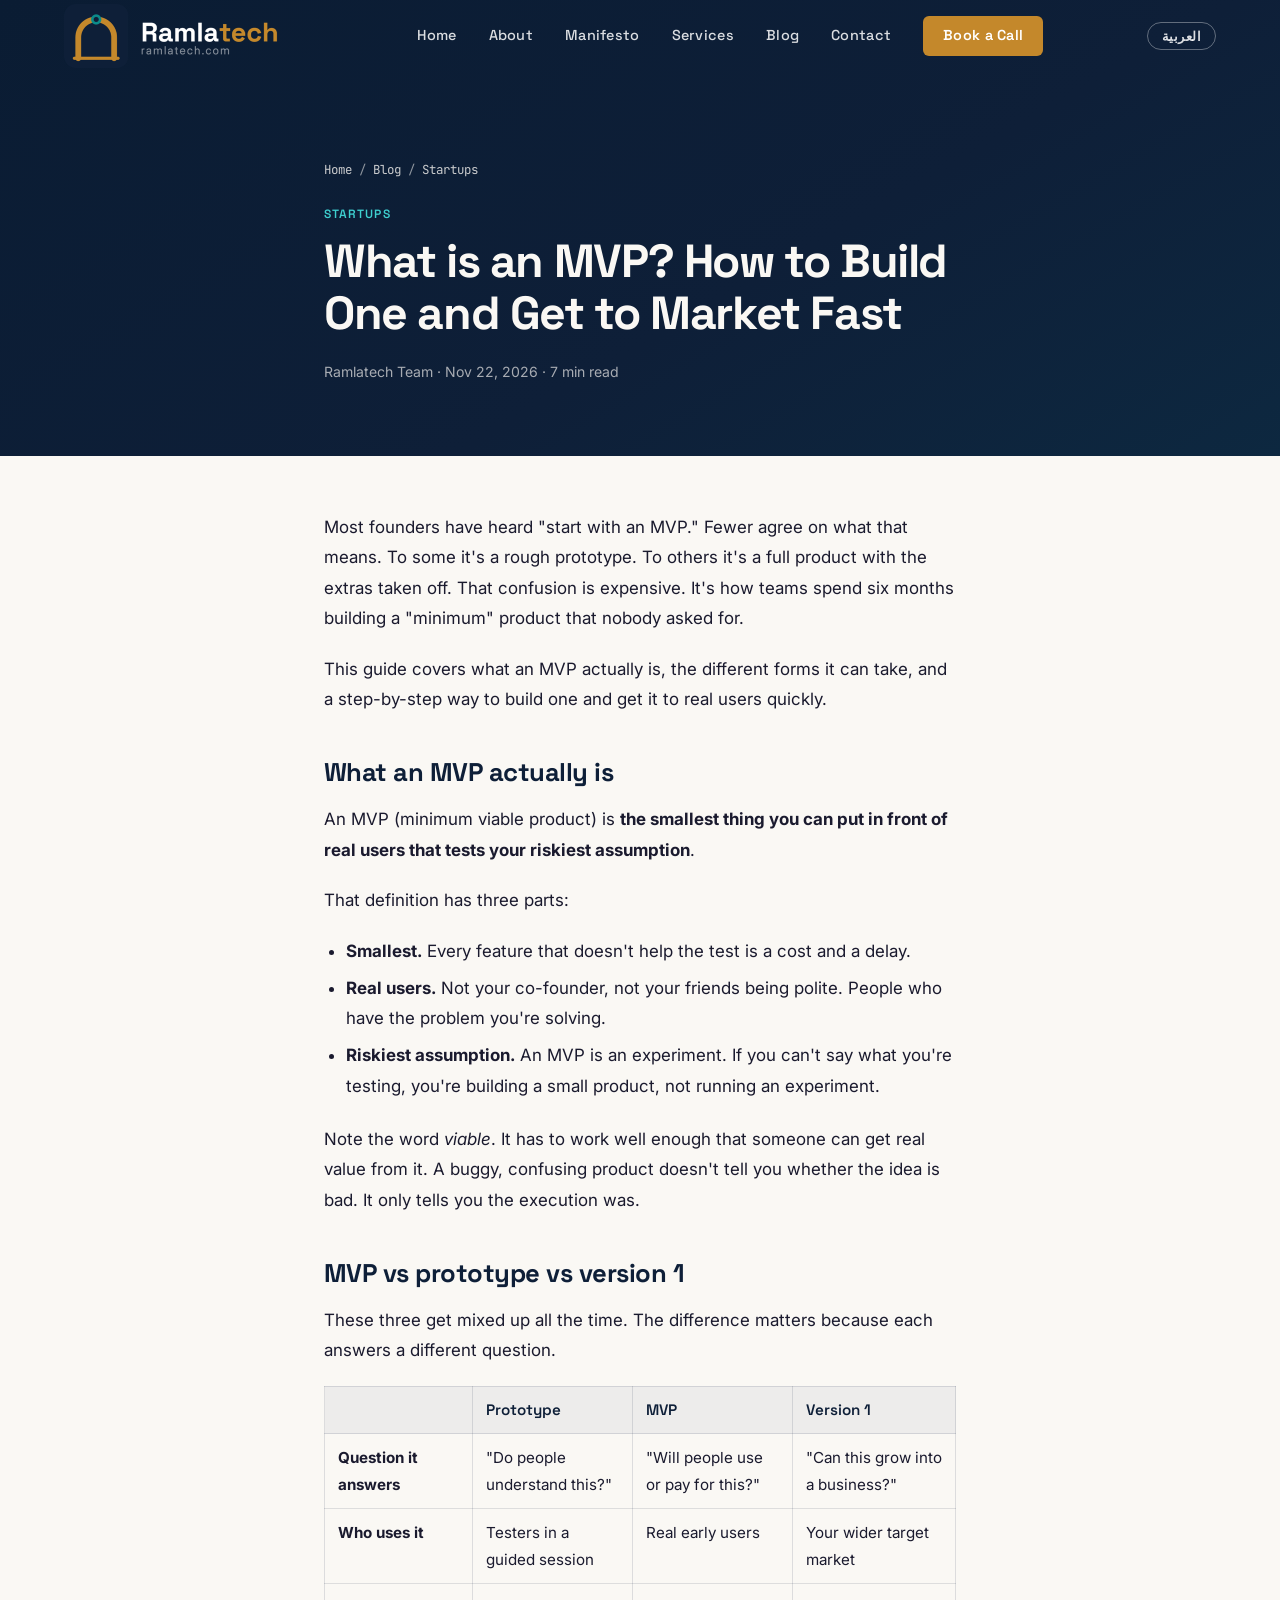
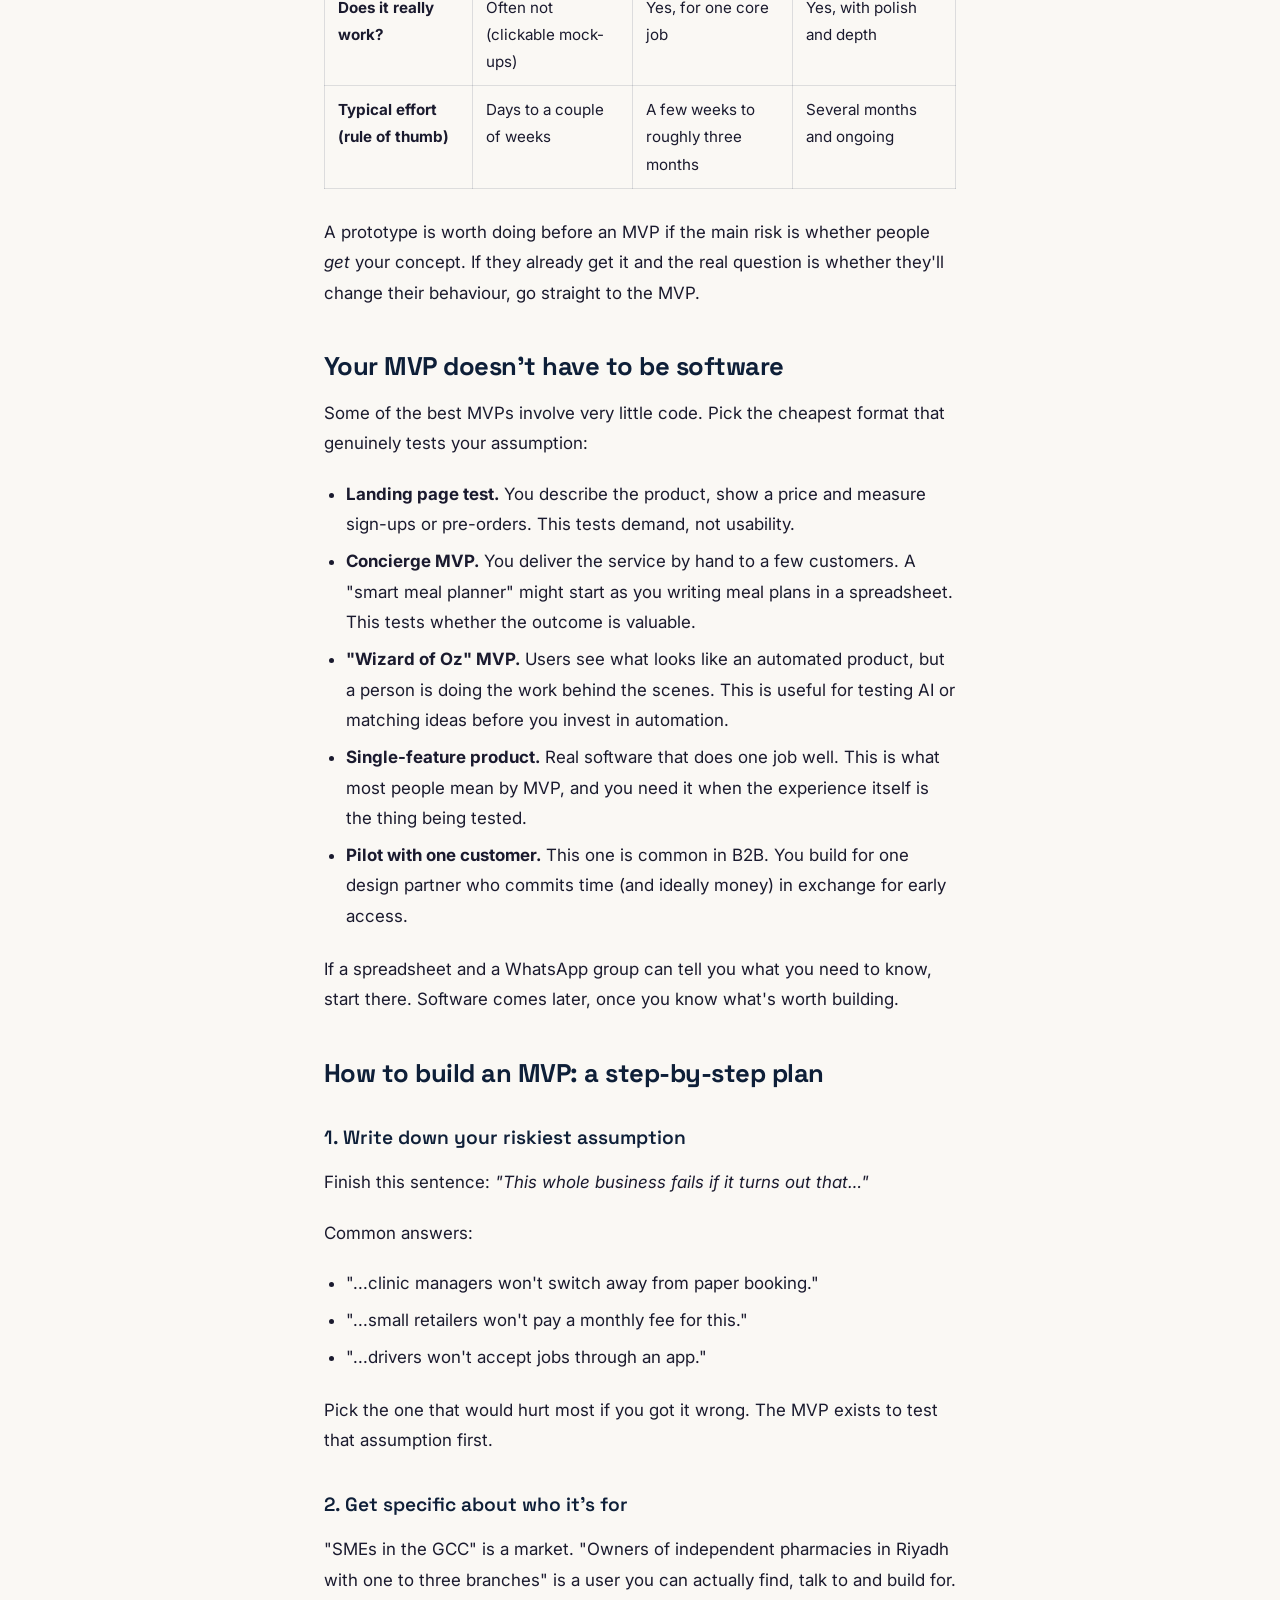
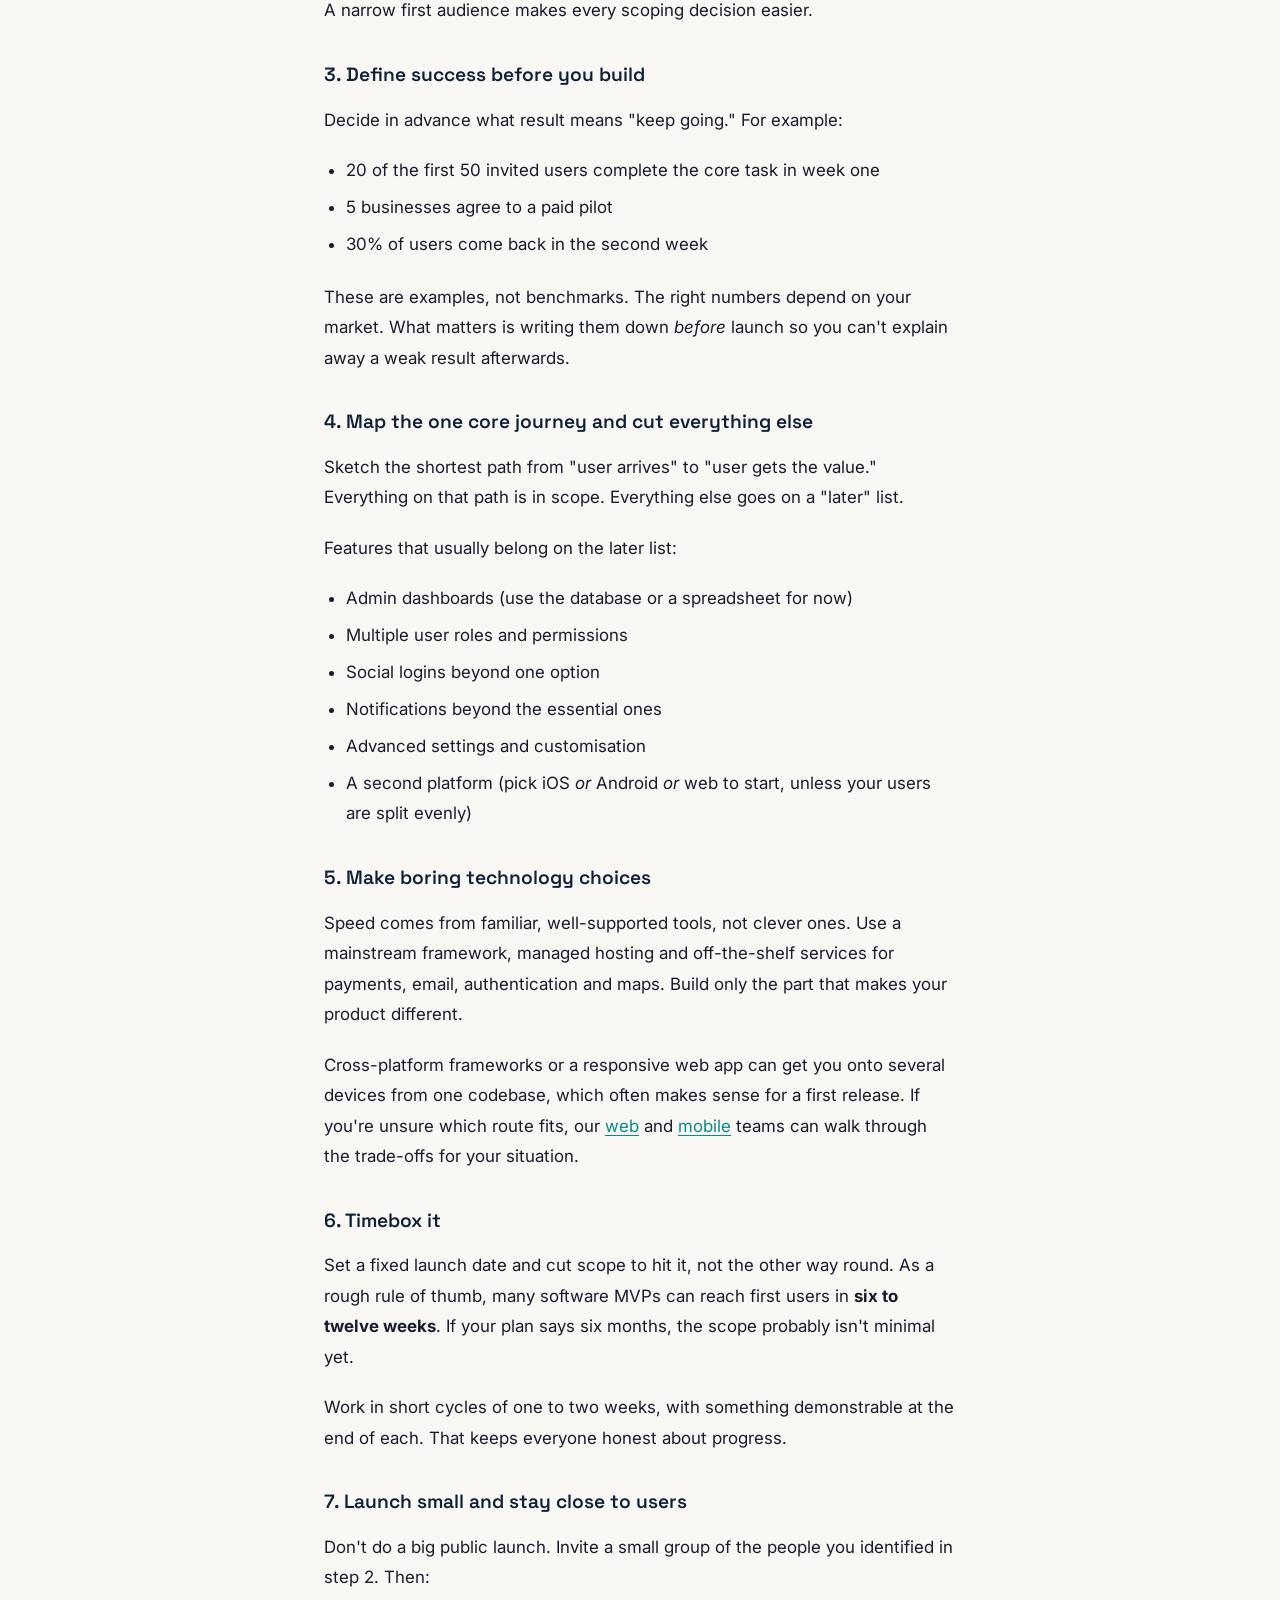
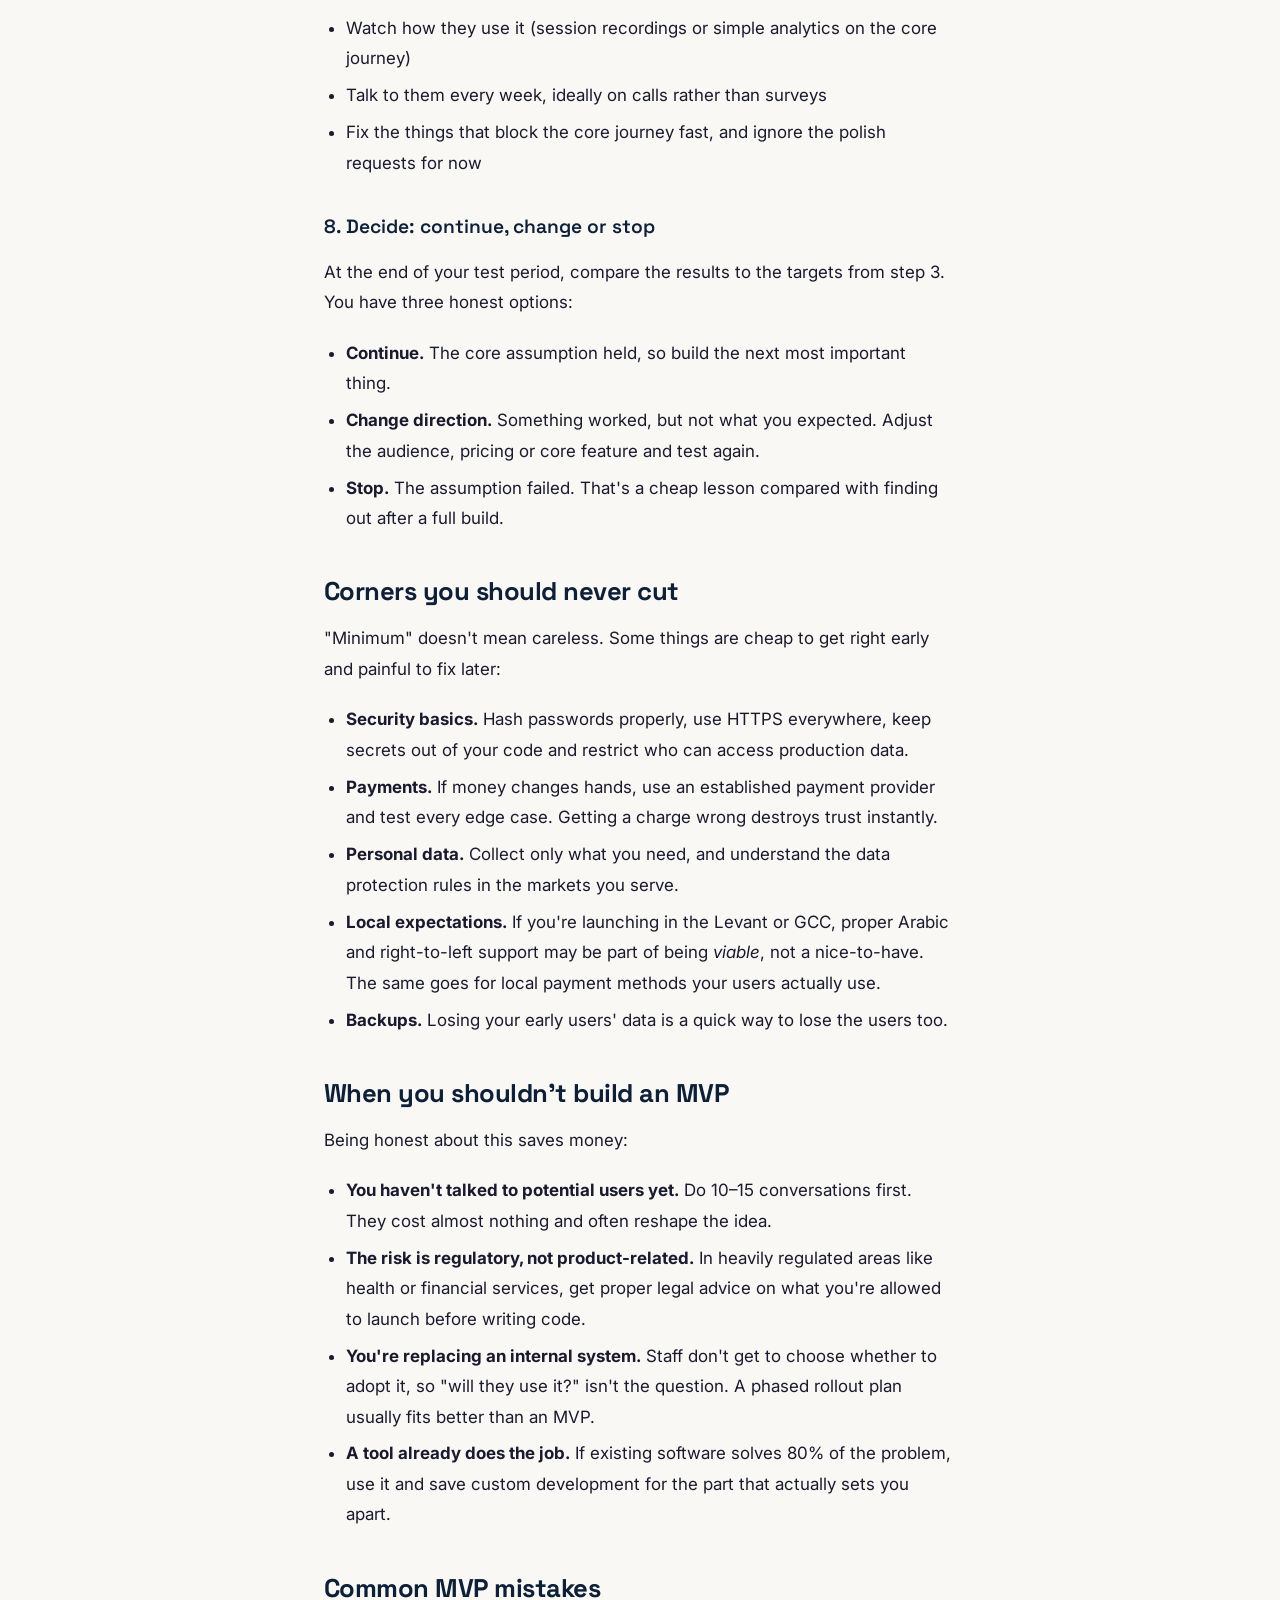
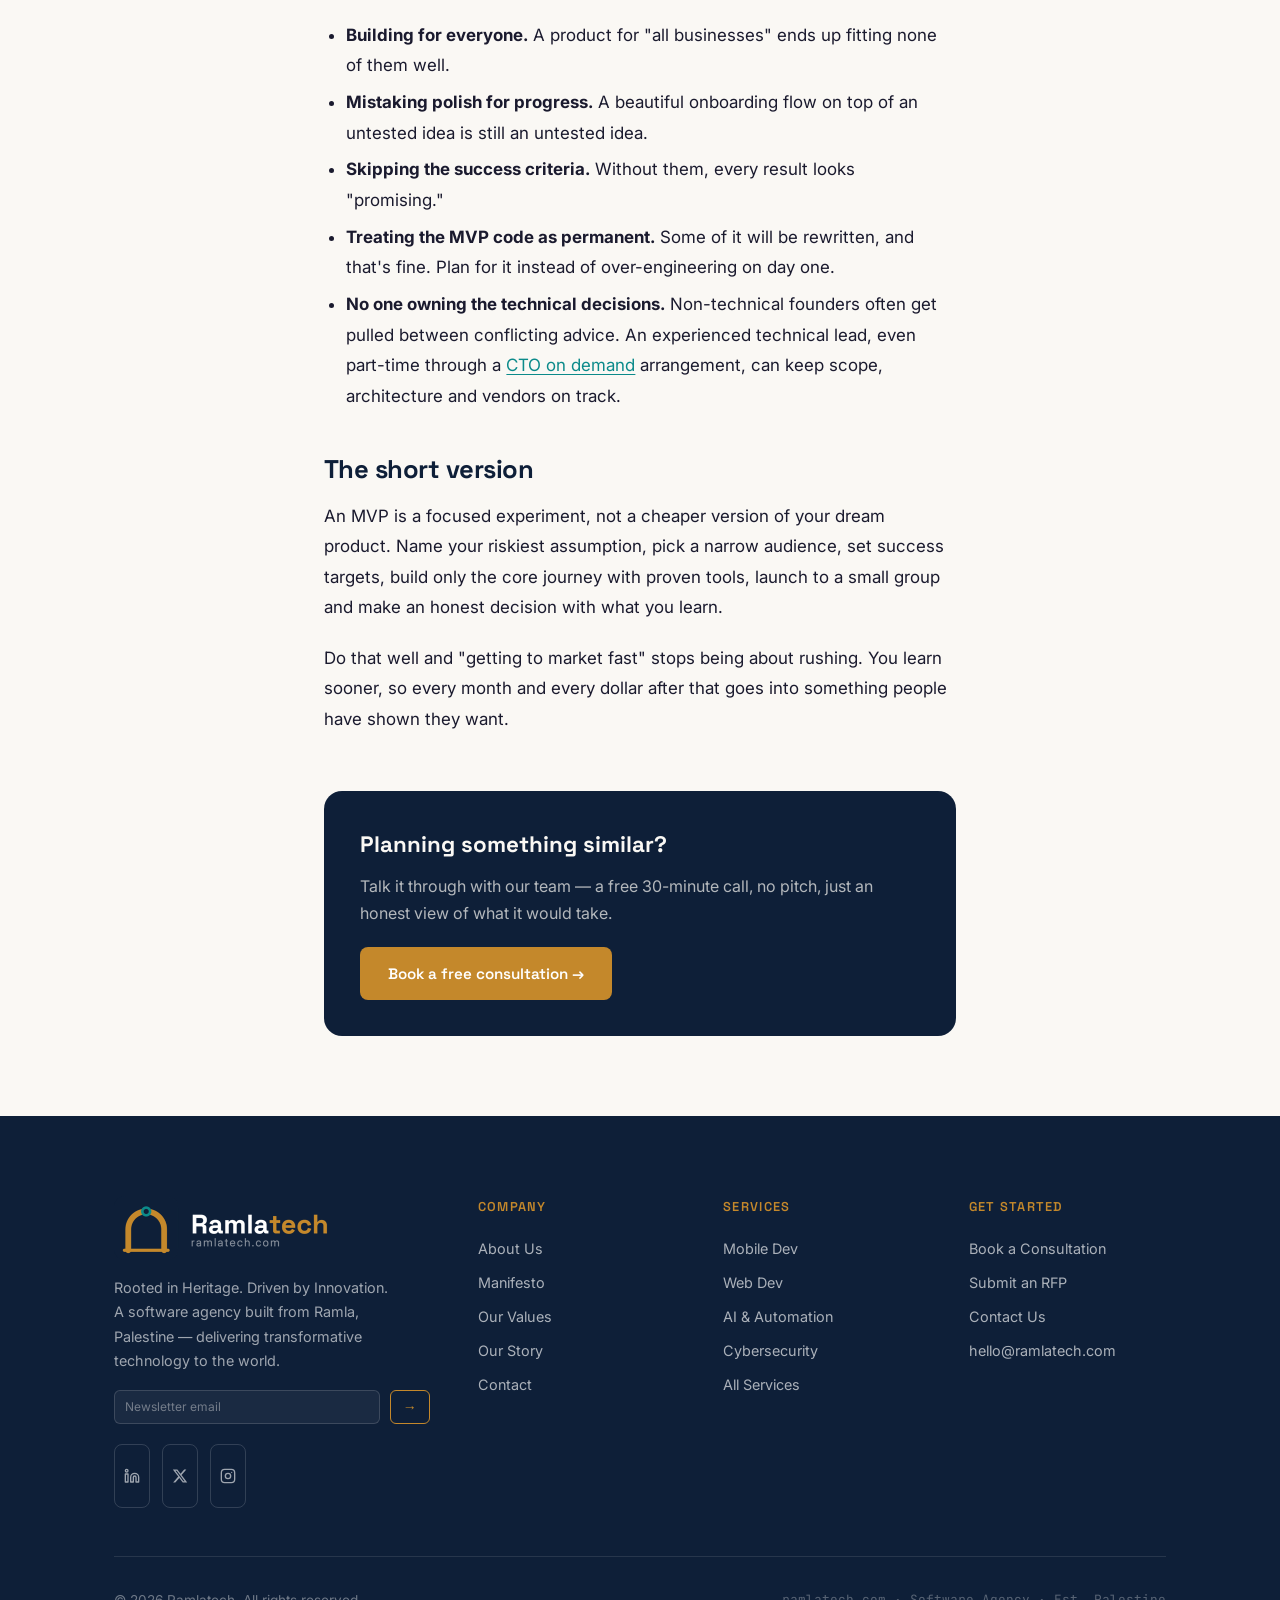
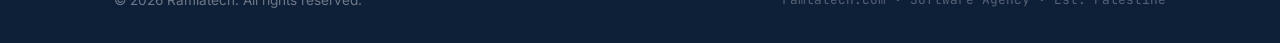
<file: blog/what-is-an-mvp-how-to-build-one-fast.html>
<!DOCTYPE html>
<html lang="en">
<head>
<meta charset="UTF-8" />
<meta name="viewport" content="width=device-width, initial-scale=1.0" />
<title>What is an MVP? How to Build One and Get to Market Fast | Ramlatech Blog</title>
<meta name="description" content="Learn what an MVP really is, how to scope one around a single risky assumption, and a practical step-by-step plan to build, launch and learn quickly." />
<meta name="author" content="Ramlatech Team" />
<meta name="robots" content="index, follow" />
<link rel="canonical" href="https://ramlatech.com/blog/what-is-an-mvp-how-to-build-one-fast.html" />
<meta property="og:type" content="article" />
<meta property="og:url" content="https://ramlatech.com/blog/what-is-an-mvp-how-to-build-one-fast.html" />
<meta property="og:title" content="What is an MVP? How to Build One and Get to Market Fast" />
<meta property="og:description" content="Learn what an MVP really is, how to scope one around a single risky assumption, and a practical step-by-step plan to build, launch and learn quickly." />
<meta property="og:image" content="https://ramlatech.com/assets/og-card.jpg" />
<meta property="og:site_name" content="Ramlatech" />
<meta property="article:published_time" content="2026-11-22T08:38:17Z" />
<meta property="article:section" content="Startups" />
<meta name="twitter:card" content="summary_large_image" />
<meta name="twitter:site" content="@ramlatech" />
<meta name="twitter:title" content="What is an MVP? How to Build One and Get to Market Fast" />
<meta name="twitter:description" content="Learn what an MVP really is, how to scope one around a single risky assumption, and a practical step-by-step plan to build, launch and learn quickly." />
<meta name="twitter:image" content="https://ramlatech.com/assets/og-card.jpg" />
<script type="application/ld+json">
{
  "@context": "https://schema.org",
  "@graph": [
    {
      "@type": "BlogPosting",
      "headline": "What is an MVP? How to Build One and Get to Market Fast",
      "description": "Learn what an MVP really is, how to scope one around a single risky assumption, and a practical step-by-step plan to build, launch and learn quickly.",
      "datePublished": "2026-11-22T08:38:17Z",
      "url": "https://ramlatech.com/blog/what-is-an-mvp-how-to-build-one-fast.html",
      "mainEntityOfPage": "https://ramlatech.com/blog/what-is-an-mvp-how-to-build-one-fast.html",
      "image": "https://ramlatech.com/assets/og-card.jpg",
      "wordCount": 1558,
      "articleSection": "Startups",
      "author": {
        "@type": "Organization",
        "name": "Ramlatech Team"
      },
      "publisher": {
        "@type": "Organization",
        "name": "Ramlatech",
        "url": "https://ramlatech.com/",
        "logo": {
          "@type": "ImageObject",
          "url": "https://ramlatech.com/assets/logo-navy.png"
        }
      }
    },
    {
      "@type": "BreadcrumbList",
      "itemListElement": [
        {
          "@type": "ListItem",
          "position": 1,
          "name": "Home",
          "item": "https://ramlatech.com/"
        },
        {
          "@type": "ListItem",
          "position": 2,
          "name": "Blog",
          "item": "https://ramlatech.com/blog.html"
        },
        {
          "@type": "ListItem",
          "position": 3,
          "name": "Startups",
          "item": "https://ramlatech.com/blog/category/startups.html"
        },
        {
          "@type": "ListItem",
          "position": 4,
          "name": "What is an MVP? How to Build One and Get to Market Fast",
          "item": "https://ramlatech.com/blog/what-is-an-mvp-how-to-build-one-fast.html"
        }
      ]
    }
  ]
}
</script>
<link rel="icon" type="image/png" href="/assets/mark-navy.png" />
<link rel="preconnect" href="https://fonts.googleapis.com" />
<link rel="preconnect" href="https://fonts.gstatic.com" crossorigin />
<link rel="stylesheet" href="https://fonts.googleapis.com/css2?family=Space+Grotesk:wght@300;400;500;600;700&family=Inter:wght@300;400;500;600;700&family=JetBrains+Mono:wght@400;500&family=Cairo:wght@400;500;600;700&display=swap" />
<link rel="dns-prefetch" href="https://www.googletagmanager.com" />
<link rel="stylesheet" href="/main.css" />
<link rel="alternate" type="application/rss+xml" title="Ramlatech Blog" href="/blog/feed.xml" />
<script async src="https://www.googletagmanager.com/gtag/js?id=G-KXS97MYKLJ"></script>
<script>window.dataLayer=window.dataLayer||[];function gtag(){dataLayer.push(arguments);}gtag('js',new Date());gtag('config','G-KXS97MYKLJ');</script>
<style>
.post-hero{background:linear-gradient(150deg,#0a1c33 0%,#0E1F38 60%,#0d2840 100%);padding:10rem 0 4.5rem}
.post-hero .wrap,.post-main .wrap{max-width:760px;margin:0 auto;padding:0 5%}
.crumbs{font-family:var(--font-mono);font-size:.78rem;color:rgba(250,248,244,.55);margin-bottom:1.5rem}
.crumbs a{color:rgba(250,248,244,.8)}.crumbs a:hover{color:var(--gold)}
.post-cat{font-family:var(--font-display);font-size:.75rem;font-weight:600;letter-spacing:.09em;text-transform:uppercase;color:#3ecfcf}
.post-cat.gold{color:var(--gold)}.post-cat.navy{color:#9fb3cf}.post-cat.olive{color:#8fc086}
.post-hero h1{font-family:var(--font-display);font-size:clamp(1.9rem,4vw,2.9rem);font-weight:700;color:var(--pearl);letter-spacing:-.03em;line-height:1.12;margin:.75rem 0 1.25rem}
.post-hero .meta{font-size:.88rem;color:rgba(250,248,244,.65)}
.post-main{background:var(--pearl);padding:3.5rem 0 5rem}
.post-cover{width:100%;height:auto;border-radius:16px;margin-bottom:2.5rem;display:block}
.article{font-size:1.06rem;line-height:1.8;color:var(--ink)}
.article h2{font-family:var(--font-display);font-size:1.6rem;font-weight:700;color:var(--navy);letter-spacing:-.02em;line-height:1.25;margin:2.6rem 0 1rem}
.article h3{font-family:var(--font-display);font-size:1.2rem;font-weight:600;color:var(--navy);margin:2rem 0 .75rem}
.article h4{font-family:var(--font-display);font-size:1.05rem;font-weight:600;color:var(--navy);margin:1.5rem 0 .5rem}
.article p{margin:0 0 1.25rem}
.article ul,.article ol{margin:0 0 1.4rem 1.4rem;padding:0}.article ul{list-style:disc}.article ol{list-style:decimal}
.article li{margin:.4rem 0}
.article a{color:var(--teal);text-decoration:underline;text-underline-offset:3px}.article a:hover{color:var(--navy)}
.article blockquote{border-left:3px solid var(--gold);padding:.25rem 0 .25rem 1.25rem;margin:1.75rem 0;color:var(--stone);font-style:italic}
.article code{font-family:var(--font-mono);font-size:.9em;background:rgba(14,31,56,.06);padding:.1em .35em;border-radius:4px}
.article pre{background:var(--navy);color:#e8eef6;padding:1.1rem 1.25rem;border-radius:12px;overflow-x:auto;margin:0 0 1.5rem}
.article pre code{background:none;padding:0;color:inherit}
.article img{max-width:100%;height:auto;border-radius:12px;margin:1rem 0}
.article hr{border:0;border-top:1px solid rgba(14,31,56,.12);margin:2.5rem 0}
.article table{width:100%;border-collapse:collapse;margin:0 0 1.75rem;font-size:.95rem;display:block;overflow-x:auto}
.article th,.article td{border:1px solid rgba(14,31,56,.12);padding:.6rem .8rem;text-align:left;vertical-align:top}
.article th{background:rgba(14,31,56,.05);font-family:var(--font-display);font-weight:600;color:var(--navy)}
.post-cta{margin-top:3.5rem;background:var(--navy);border-radius:18px;padding:2.25rem;color:var(--pearl)}
.post-cta h2{font-family:var(--font-display);font-size:1.4rem;font-weight:700;margin-bottom:.6rem;color:var(--pearl)}
.post-cta p{color:rgba(250,248,244,.7);margin-bottom:1.25rem;line-height:1.7}
.more-posts{margin-top:3.5rem}
.more-posts h2{font-family:var(--font-display);font-size:1.1rem;font-weight:700;color:var(--navy);margin-bottom:1rem}
.more-posts a{display:block;padding:.9rem 0;border-top:1px solid rgba(14,31,56,.08);font-family:var(--font-display);font-weight:600;color:var(--navy)}
.more-posts a:hover{color:var(--teal)}
.more-posts span{display:block;font-family:var(--font-mono);font-size:.72rem;font-weight:400;color:var(--stone);margin-top:.2rem}
</style>
</head>
<body>
<nav id="main-nav">
  <a href="/index.html" class="nav-logo"><img src="/assets/logo-nav.png" alt="Ramlatech boutique software agency logo" width="499" height="128" /></a>
  <div class="nav-links">
    <a href="/index.html" data-i18n="nav.home">Home</a>
    <a href="/about.html" data-i18n="nav.about">About</a>
    <a href="/manifesto.html">Manifesto</a>
    <a href="/services.html" data-i18n="nav.services">Services</a>
    <a href="/blog.html" data-i18n="nav.blog">Blog</a>
    <a href="/contact.html" data-i18n="nav.contact">Contact</a>
    <a href="/contact.html#book" class="nav-cta" data-i18n="nav.book">Book a Call</a>
  </div>
  <button class="lang-toggle" id="lang-toggle" aria-label="Switch language">العربية</button>
  <div class="nav-burger"><span></span><span></span><span></span></div>
</nav>
<header class="post-hero">
  <div class="wrap">
    <div class="crumbs"><a href="/index.html">Home</a> / <a href="/blog.html">Blog</a> / <a href="/blog/category/startups.html">Startups</a></div>
    <div class="post-cat teal">Startups</div>
    <h1>What is an MVP? How to Build One and Get to Market Fast</h1>
    <div class="meta">Ramlatech Team · Nov 22, 2026 · 7 min read</div>
  </div>
</header>
<main class="post-main">
  <div class="wrap">
    
    <article class="article">
<p>Most founders have heard &quot;start with an MVP.&quot; Fewer agree on what that means. To some it&#x27;s a rough prototype. To others it&#x27;s a full product with the extras taken off. That confusion is expensive. It&#x27;s how teams spend six months building a &quot;minimum&quot; product that nobody asked for.</p>
<p>This guide covers what an MVP actually is, the different forms it can take, and a step-by-step way to build one and get it to real users quickly.</p>
<h2>What an MVP actually is</h2>
<p>An MVP (minimum viable product) is <strong>the smallest thing you can put in front of real users that tests your riskiest assumption</strong>.</p>
<p>That definition has three parts:</p>
<ul>
<li><strong>Smallest.</strong> Every feature that doesn&#x27;t help the test is a cost and a delay.</li>
<li><strong>Real users.</strong> Not your co-founder, not your friends being polite. People who have the problem you&#x27;re solving.</li>
<li><strong>Riskiest assumption.</strong> An MVP is an experiment. If you can&#x27;t say what you&#x27;re testing, you&#x27;re building a small product, not running an experiment.</li>
</ul>
<p>Note the word <em>viable</em>. It has to work well enough that someone can get real value from it. A buggy, confusing product doesn&#x27;t tell you whether the idea is bad. It only tells you the execution was.</p>
<h2>MVP vs prototype vs version 1</h2>
<p>These three get mixed up all the time. The difference matters because each answers a different question.</p>
<table>
<thead>
<tr>
<th></th>
<th>Prototype</th>
<th>MVP</th>
<th>Version 1</th>
</tr>
</thead>
<tbody>
<tr>
<td><strong>Question it answers</strong></td>
<td>&quot;Do people understand this?&quot;</td>
<td>&quot;Will people use or pay for this?&quot;</td>
<td>&quot;Can this grow into a business?&quot;</td>
</tr>
<tr>
<td><strong>Who uses it</strong></td>
<td>Testers in a guided session</td>
<td>Real early users</td>
<td>Your wider target market</td>
</tr>
<tr>
<td><strong>Does it really work?</strong></td>
<td>Often not (clickable mock-ups)</td>
<td>Yes, for one core job</td>
<td>Yes, with polish and depth</td>
</tr>
<tr>
<td><strong>Typical effort (rule of thumb)</strong></td>
<td>Days to a couple of weeks</td>
<td>A few weeks to roughly three months</td>
<td>Several months and ongoing</td>
</tr>
</tbody>
</table>
<p>A prototype is worth doing before an MVP if the main risk is whether people <em>get</em> your concept. If they already get it and the real question is whether they&#x27;ll change their behaviour, go straight to the MVP.</p>
<h2>Your MVP doesn&#x27;t have to be software</h2>
<p>Some of the best MVPs involve very little code. Pick the cheapest format that genuinely tests your assumption:</p>
<ul>
<li><strong>Landing page test.</strong> You describe the product, show a price and measure sign-ups or pre-orders. This tests demand, not usability.</li>
<li><strong>Concierge MVP.</strong> You deliver the service by hand to a few customers. A &quot;smart meal planner&quot; might start as you writing meal plans in a spreadsheet. This tests whether the outcome is valuable.</li>
<li><strong>&quot;Wizard of Oz&quot; MVP.</strong> Users see what looks like an automated product, but a person is doing the work behind the scenes. This is useful for testing AI or matching ideas before you invest in automation.</li>
<li><strong>Single-feature product.</strong> Real software that does one job well. This is what most people mean by MVP, and you need it when the experience itself is the thing being tested.</li>
<li><strong>Pilot with one customer.</strong> This one is common in B2B. You build for one design partner who commits time (and ideally money) in exchange for early access.</li>
</ul>
<p>If a spreadsheet and a WhatsApp group can tell you what you need to know, start there. Software comes later, once you know what&#x27;s worth building.</p>
<h2>How to build an MVP: a step-by-step plan</h2>
<h3>1. Write down your riskiest assumption</h3>
<p>Finish this sentence: <em>&quot;This whole business fails if it turns out that…&quot;</em></p>
<p>Common answers:</p>
<ul>
<li>&quot;...clinic managers won&#x27;t switch away from paper booking.&quot;</li>
<li>&quot;...small retailers won&#x27;t pay a monthly fee for this.&quot;</li>
<li>&quot;...drivers won&#x27;t accept jobs through an app.&quot;</li>
</ul>
<p>Pick the one that would hurt most if you got it wrong. The MVP exists to test that assumption first.</p>
<h3>2. Get specific about who it&#x27;s for</h3>
<p>&quot;SMEs in the GCC&quot; is a market. &quot;Owners of independent pharmacies in Riyadh with one to three branches&quot; is a user you can actually find, talk to and build for. A narrow first audience makes every scoping decision easier.</p>
<h3>3. Define success before you build</h3>
<p>Decide in advance what result means &quot;keep going.&quot; For example:</p>
<ul>
<li>20 of the first 50 invited users complete the core task in week one</li>
<li>5 businesses agree to a paid pilot</li>
<li>30% of users come back in the second week</li>
</ul>
<p>These are examples, not benchmarks. The right numbers depend on your market. What matters is writing them down <em>before</em> launch so you can&#x27;t explain away a weak result afterwards.</p>
<h3>4. Map the one core journey and cut everything else</h3>
<p>Sketch the shortest path from &quot;user arrives&quot; to &quot;user gets the value.&quot; Everything on that path is in scope. Everything else goes on a &quot;later&quot; list.</p>
<p>Features that usually belong on the later list:</p>
<ul>
<li>Admin dashboards (use the database or a spreadsheet for now)</li>
<li>Multiple user roles and permissions</li>
<li>Social logins beyond one option</li>
<li>Notifications beyond the essential ones</li>
<li>Advanced settings and customisation</li>
<li>A second platform (pick iOS <em>or</em> Android <em>or</em> web to start, unless your users are split evenly)</li>
</ul>
<h3>5. Make boring technology choices</h3>
<p>Speed comes from familiar, well-supported tools, not clever ones. Use a mainstream framework, managed hosting and off-the-shelf services for payments, email, authentication and maps. Build only the part that makes your product different.</p>
<p>Cross-platform frameworks or a responsive web app can get you onto several devices from one codebase, which often makes sense for a first release. If you&#x27;re unsure which route fits, our <a href="/services.html#web">web</a> and <a href="/services.html#mobile">mobile</a> teams can walk through the trade-offs for your situation.</p>
<h3>6. Timebox it</h3>
<p>Set a fixed launch date and cut scope to hit it, not the other way round. As a rough rule of thumb, many software MVPs can reach first users in <strong>six to twelve weeks</strong>. If your plan says six months, the scope probably isn&#x27;t minimal yet.</p>
<p>Work in short cycles of one to two weeks, with something demonstrable at the end of each. That keeps everyone honest about progress.</p>
<h3>7. Launch small and stay close to users</h3>
<p>Don&#x27;t do a big public launch. Invite a small group of the people you identified in step 2. Then:</p>
<ul>
<li>Watch how they use it (session recordings or simple analytics on the core journey)</li>
<li>Talk to them every week, ideally on calls rather than surveys</li>
<li>Fix the things that block the core journey fast, and ignore the polish requests for now</li>
</ul>
<h3>8. Decide: continue, change or stop</h3>
<p>At the end of your test period, compare the results to the targets from step 3. You have three honest options:</p>
<ul>
<li><strong>Continue.</strong> The core assumption held, so build the next most important thing.</li>
<li><strong>Change direction.</strong> Something worked, but not what you expected. Adjust the audience, pricing or core feature and test again.</li>
<li><strong>Stop.</strong> The assumption failed. That&#x27;s a cheap lesson compared with finding out after a full build.</li>
</ul>
<h2>Corners you should never cut</h2>
<p>&quot;Minimum&quot; doesn&#x27;t mean careless. Some things are cheap to get right early and painful to fix later:</p>
<ul>
<li><strong>Security basics.</strong> Hash passwords properly, use HTTPS everywhere, keep secrets out of your code and restrict who can access production data.</li>
<li><strong>Payments.</strong> If money changes hands, use an established payment provider and test every edge case. Getting a charge wrong destroys trust instantly.</li>
<li><strong>Personal data.</strong> Collect only what you need, and understand the data protection rules in the markets you serve.</li>
<li><strong>Local expectations.</strong> If you&#x27;re launching in the Levant or GCC, proper Arabic and right-to-left support may be part of being <em>viable</em>, not a nice-to-have. The same goes for local payment methods your users actually use.</li>
<li><strong>Backups.</strong> Losing your early users&#x27; data is a quick way to lose the users too.</li>
</ul>
<h2>When you shouldn&#x27;t build an MVP</h2>
<p>Being honest about this saves money:</p>
<ul>
<li><strong>You haven&#x27;t talked to potential users yet.</strong> Do 10–15 conversations first. They cost almost nothing and often reshape the idea.</li>
<li><strong>The risk is regulatory, not product-related.</strong> In heavily regulated areas like health or financial services, get proper legal advice on what you&#x27;re allowed to launch before writing code.</li>
<li><strong>You&#x27;re replacing an internal system.</strong> Staff don&#x27;t get to choose whether to adopt it, so &quot;will they use it?&quot; isn&#x27;t the question. A phased rollout plan usually fits better than an MVP.</li>
<li><strong>A tool already does the job.</strong> If existing software solves 80% of the problem, use it and save custom development for the part that actually sets you apart.</li>
</ul>
<h2>Common MVP mistakes</h2>
<ul>
<li><strong>Building for everyone.</strong> A product for &quot;all businesses&quot; ends up fitting none of them well.</li>
<li><strong>Mistaking polish for progress.</strong> A beautiful onboarding flow on top of an untested idea is still an untested idea.</li>
<li><strong>Skipping the success criteria.</strong> Without them, every result looks &quot;promising.&quot;</li>
<li><strong>Treating the MVP code as permanent.</strong> Some of it will be rewritten, and that&#x27;s fine. Plan for it instead of over-engineering on day one.</li>
<li><strong>No one owning the technical decisions.</strong> Non-technical founders often get pulled between conflicting advice. An experienced technical lead, even part-time through a <a href="/services.html#cto">CTO on demand</a> arrangement, can keep scope, architecture and vendors on track.</li>
</ul>
<h2>The short version</h2>
<p>An MVP is a focused experiment, not a cheaper version of your dream product. Name your riskiest assumption, pick a narrow audience, set success targets, build only the core journey with proven tools, launch to a small group and make an honest decision with what you learn.</p>
<p>Do that well and &quot;getting to market fast&quot; stops being about rushing. You learn sooner, so every month and every dollar after that goes into something people have shown they want.</p>
    </article>
    <div class="post-cta">
      <h2>Planning something similar?</h2>
      <p>Talk it through with our team — a free 30-minute call, no pitch, just an honest view of what it would take.</p>
      <a href="/contact.html#book" class="btn btn-primary">Book a free consultation →</a>
    </div>
    
  </div>
</main>
<footer>
  <div class="container">
    <div class="footer-grid">
      <div class="footer-brand">
        <img src="/assets/logo-nav.png" alt="Ramlatech boutique software agency logo" style="height:64px;width:auto;" width="499" height="128" loading="lazy" />
        <p data-i18n="footer.tagline">Rooted in Heritage. Driven by Innovation. A software agency built from Ramla, Palestine — delivering transformative technology to the world.</p>
        <form class="footer-nl-form" data-newsletter="footer" action="https://assets.mailerlite.com/jsonp/2267517/forms/184727574659729402/subscribe" method="POST">
          <input type="hidden" name="ml-submit" value="1">
          <input type="hidden" name="anticsrf" value="true">
          <label class="sr-only" for="nl-footer-email-post">Email</label>
          <input type="email" id="nl-footer-email-post" name="fields[email]" required placeholder="Newsletter email" aria-label="Email" class="footer-nl-input" autocomplete="email" data-i18n-ph="footer.nl_ph">
          <button type="submit" class="footer-nl-btn">→</button>
        </form>
        <div class="footer-nl-success" data-i18n="nl.success">Thanks — check your inbox to confirm.</div>
        <div class="footer-social" style="margin-top:1.25rem;">
  <a href="https://www.linkedin.com/company/ramlatech" target="_blank" rel="noopener noreferrer" title="LinkedIn">
    <svg width="16" height="16" viewBox="0 0 24 24" fill="none" stroke="currentColor" stroke-width="2" stroke-linecap="round" stroke-linejoin="round"><path d="M16 8a6 6 0 0 1 6 6v7h-4v-7a2 2 0 0 0-2-2 2 2 0 0 0-2 2v7h-4v-7a6 6 0 0 1 6-6z"/><rect x="2" y="9" width="4" height="12"/><circle cx="4" cy="4" r="2"/></svg>
  </a>
  <a href="https://x.com/ramlatech" target="_blank" rel="noopener noreferrer" title="X">
    <svg width="16" height="16" viewBox="0 0 24 24" fill="currentColor"><path d="M18.244 2.25h3.308l-7.227 8.26 8.502 11.24H16.17l-5.214-6.817L4.99 21.75H1.68l7.73-8.835L1.254 2.25H8.08l4.713 6.231zm-1.161 17.52h1.833L7.084 4.126H5.117z"/></svg>
  </a>
  <a href="https://www.instagram.com/ramlatech" target="_blank" rel="noopener noreferrer" title="Instagram">
    <svg width="16" height="16" viewBox="0 0 24 24" fill="none" stroke="currentColor" stroke-width="2" stroke-linecap="round" stroke-linejoin="round"><rect x="2" y="2" width="20" height="20" rx="5"/><circle cx="12" cy="12" r="4"/><circle cx="17.5" cy="6.5" r="1" fill="currentColor" stroke="none"/></svg>
  </a>
</div>
      </div>
      <div class="footer-col"><h4 data-i18n="footer.company">Company</h4><a href="/about.html" data-i18n="footer.about_us">About Us</a><a href="/manifesto.html">Manifesto</a><a href="/about.html#values" data-i18n="footer.our_values">Our Values</a><a href="/about.html#story" data-i18n="footer.our_story">Our Story</a><a href="/contact.html" data-i18n="footer.f_contact">Contact</a></div>
      <div class="footer-col"><h4 data-i18n="footer.services">Services</h4><a href="/services.html#mobile" data-i18n="footer.mobile_dev">Mobile Dev</a><a href="/services.html#web" data-i18n="footer.web_dev">Web Dev</a><a href="/services.html#ai" data-i18n="footer.ai">AI & Automation</a><a href="/services.html#security" data-i18n="footer.security">Cybersecurity</a><a href="/services.html" data-i18n="footer.all_svcs">All Services</a></div>
      <div class="footer-col"><h4 data-i18n="footer.get_started">Get Started</h4><a href="/contact.html#book" data-i18n="footer.book_cons">Book a Consultation</a><a href="/contact.html#rfp" data-i18n="footer.submit_rfp">Submit an RFP</a><a href="/contact.html" data-i18n="footer.contact_us">Contact Us</a><a href="mailto:hello@ramlatech.com">hello@ramlatech.com</a></div>
    </div>
    <div class="act-plus-bar">
      <img src="/assets/assetsact-plus-logo-transparent.svg" alt="ACT Plus Digital Solutions" class="act-plus-logo-img" />
      <span class="act-plus-text">A specialized division of <strong>ACT Plus Digital Solutions</strong></span>
    </div>
    <div class="footer-bottom">
      <span data-i18n="footer.copyright">© 2026 Ramlatech. All rights reserved.</span>
      <span style="font-family:var(--font-mono);font-size:0.8rem;color:rgba(255,255,255,0.3);" data-i18n="footer.mono">ramlatech.com · Software Agency · Est. Palestine</span>
    </div>
  </div>
</footer>
<script src="/main.js" defer></script>
<script src="https://groot.mailerlite.com/js/w/webforms.min.js?v95037e5bac78f29ed026832ca21a7c7b" type="text/javascript" defer></script>
<script src="/lang.js" defer></script>
</body>
</html>
</file>
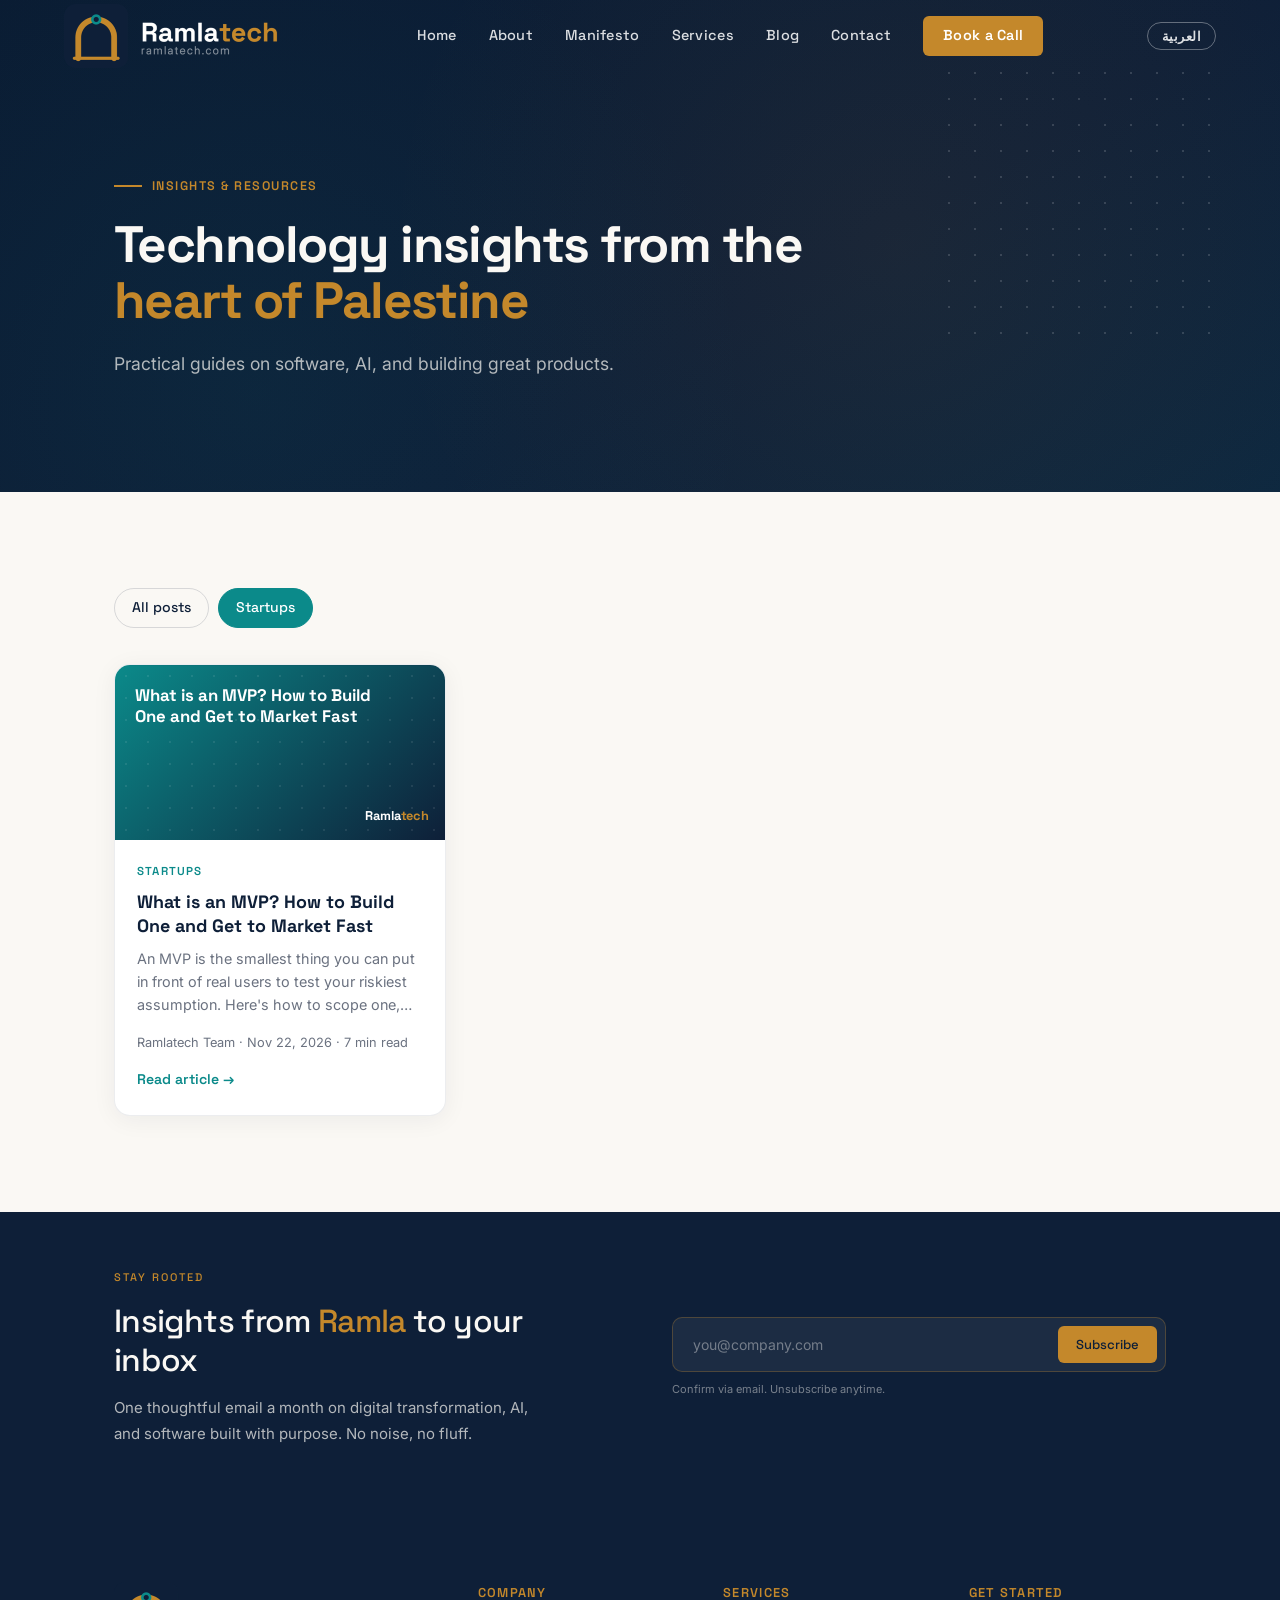
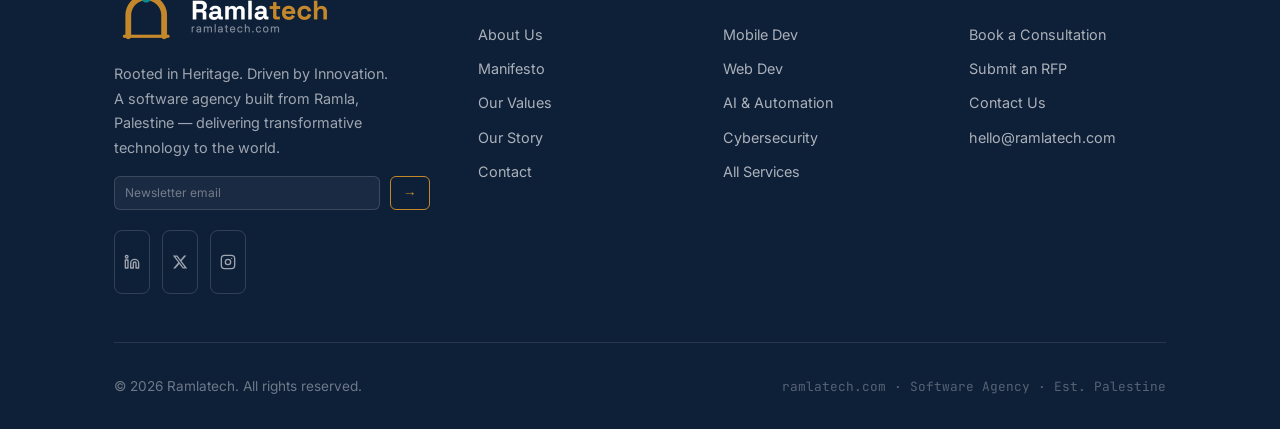
<file: blog/category/startups.html>
<!DOCTYPE html>
<html lang="en">
<head>
<meta charset="UTF-8" />
<meta name="viewport" content="width=device-width, initial-scale=1.0" />
<title>Startups articles | Ramlatech</title>
<meta name="description" content="Practical guides on software development, AI automation, and building great products — from the team at Ramlatech, a boutique software agency rooted in Palestine." />
<meta name="keywords" content="software development blog, AI automation guide, MVP guide, boutique software agency blog, technology insights Palestine" />
<meta name="author" content="Ramlatech" />
<meta name="robots" content="index, follow" />
<link rel="canonical" href="https://ramlatech.com/blog/category/startups.html" />

<!-- Open Graph -->
<meta property="og:type" content="website" />
<meta property="og:url" content="https://ramlatech.com/blog/category/startups.html" />
<meta property="og:title" content="Startups articles | Ramlatech" />
<meta property="og:description" content="Practical guides on software development, AI automation, and building great products — from the team at Ramlatech." />
<meta property="og:image" content="https://ramlatech.com/assets/og-card.jpg" />
<meta property="og:image:width" content="1200" />
<meta property="og:image:height" content="630" />
<meta property="og:site_name" content="Ramlatech" />
<meta property="og:locale" content="en_US" />

<!-- Twitter/X Card -->
<meta name="twitter:card" content="summary_large_image" />
<meta name="twitter:site" content="@ramlatech" />
<meta name="twitter:title" content="Blog — Technology Insights from Ramlatech" />
<meta name="twitter:description" content="Practical guides on software, AI, and building great products from the team at Ramlatech." />
<meta name="twitter:image" content="https://ramlatech.com/assets/og-card.jpg" />

<!-- Google Analytics -->
<script async src="https://www.googletagmanager.com/gtag/js?id=G-KXS97MYKLJ"></script>
<script>
  window.dataLayer = window.dataLayer || [];
  function gtag(){dataLayer.push(arguments);}
  gtag('js', new Date());
  gtag('config', 'G-KXS97MYKLJ');
</script>
<!-- Structured Data -->
<script type="application/ld+json">
{
  "@context": "https://schema.org",
  "@type": "Blog",
  "url": "https://ramlatech.com/blog.html",
  "name": "Ramlatech Blog",
  "description": "Practical guides on software development, AI automation, and building great products — from the team at Ramlatech.",
  "publisher": {
    "@type": "Organization",
    "name": "Ramlatech",
    "url": "https://ramlatech.com",
    "logo": "https://ramlatech.com/assets/logo-navy.png"
  }
}
</script>
<link rel="icon" type="image/png" href="/assets/mark-navy.png" />
<link rel="preconnect" href="https://fonts.googleapis.com" />
<link rel="preconnect" href="https://fonts.gstatic.com" crossorigin />
<link rel="stylesheet" href="https://fonts.googleapis.com/css2?family=Space+Grotesk:wght@300;400;500;600;700&family=Inter:wght@300;400;500;600;700&family=JetBrains+Mono:wght@400;500&family=Cairo:wght@400;500;600;700&display=swap" />
<link rel="dns-prefetch" href="https://www.googletagmanager.com" />
<link rel="dns-prefetch" href="https://groot.mailerlite.com" />
<link rel="alternate" type="application/rss+xml" title="Ramlatech Blog" href="/blog/feed.xml" />
<link rel="preload" href="/main.css" as="style" />
<link rel="stylesheet" href="/main.css" />
<style>
.page-hero { background: linear-gradient(150deg, #0a1c33 0%, #0E1F38 60%, #0d2840 100%); padding: 11rem 0 7rem; position: relative; overflow: hidden; }
.page-hero-bg { position: absolute; inset: 0; background-image: radial-gradient(circle at 70% 50%, rgba(196,136,43,0.07) 0%, transparent 55%), radial-gradient(circle at 20% 80%, rgba(11,138,138,0.08) 0%, transparent 45%); pointer-events: none; }
.page-hero-dots { position: absolute; top: 60px; right: 5%; width: 280px; height: 280px; background-image: radial-gradient(circle, rgba(255,255,255,0.15) 1.5px, transparent 1.5px); background-size: 26px 26px; pointer-events: none; }
.eyebrow { font-family: var(--font-display); font-size: 0.78rem; font-weight: 600; letter-spacing: 0.12em; text-transform: uppercase; color: var(--gold); margin-bottom: 1.25rem; display: flex; align-items: center; gap: 0.6rem; }
.eyebrow::before { content: ''; width: 28px; height: 2px; background: var(--gold); }
.page-hero h1 { font-family: var(--font-display); font-size: clamp(2rem, 4vw, 3.25rem); font-weight: 700; color: var(--pearl); letter-spacing: -0.03em; line-height: 1.1; margin-bottom: 1.25rem; max-width: 700px; }
.page-hero h1 span { color: var(--gold); }
.page-hero p { font-size: 1.1rem; color: rgba(250,248,244,0.7); max-width: 520px; line-height: 1.75; }

/* Featured post */
.featured-card { display: grid; grid-template-columns: 1fr 1.3fr; border-radius: 20px; overflow: hidden; box-shadow: 0 8px 48px rgba(14,31,56,0.14); }
.featured-thumb { background: var(--navy); display: flex; align-items: center; justify-content: center; padding: 3rem; min-height: 340px; position: relative; overflow: hidden; }
.featured-thumb::before { content: ''; position: absolute; inset: 0; background: radial-gradient(circle at 30% 70%, rgba(11,138,138,0.15) 0%, transparent 60%), radial-gradient(circle at 80% 20%, rgba(196,136,43,0.1) 0%, transparent 50%); }
.featured-thumb img { height: 100px; width: auto; opacity: 0.18; position: relative; z-index: 1; }
.featured-body { background: var(--white); padding: 3rem; display: flex; flex-direction: column; justify-content: center; }
.blog-tag { display: inline-flex; align-items: center; font-family: var(--font-display); font-size: 0.72rem; font-weight: 600; letter-spacing: 0.08em; text-transform: uppercase; padding: 0.25rem 0.75rem; border-radius: 100px; margin-bottom: 1.25rem; }
.blog-tag.teal { background: rgba(11,138,138,0.1); color: var(--teal); }
.blog-tag.gold { background: rgba(196,136,43,0.1); color: var(--gold); }
.blog-tag.navy { background: rgba(14,31,56,0.08); color: var(--navy); }
.blog-tag.olive { background: rgba(75,122,69,0.1); color: var(--olive); }
.featured-body h2 { font-family: var(--font-display); font-size: clamp(1.4rem, 2.5vw, 1.9rem); font-weight: 700; color: var(--navy); letter-spacing: -0.025em; line-height: 1.2; margin-bottom: 1rem; }
.featured-body p { font-size: 0.98rem; color: var(--stone); line-height: 1.75; margin-bottom: 1.5rem; }
.blog-meta { font-family: var(--font-mono); font-size: 0.78rem; color: var(--stone); margin-bottom: 1.5rem; }
.blog-link { font-family: var(--font-display); font-size: 0.9rem; font-weight: 600; color: var(--teal); letter-spacing: 0.02em; transition: gap 0.2s; display: inline-flex; align-items: center; gap: 0.4rem; }
.blog-link:hover { color: var(--navy); gap: 0.7rem; }

/* Post grid */
.post-grid { display: grid; grid-template-columns: repeat(3, 1fr); gap: 1.75rem; }
.post-card { background: var(--white); border-radius: 16px; overflow: hidden; box-shadow: 0 4px 24px rgba(14,31,56,0.07); transition: transform 0.3s var(--ease), box-shadow 0.3s var(--ease); }
.post-card:hover { transform: translateY(-6px); box-shadow: 0 16px 48px rgba(14,31,56,0.13); }
.post-thumb { height: 160px; display: flex; align-items: center; justify-content: center; position: relative; overflow: hidden; }
.post-thumb.teal { background: linear-gradient(135deg, #0B8A8A, #097474); }
.post-thumb.gold { background: linear-gradient(135deg, #C4882B, #a97323); }
.post-thumb.navy { background: linear-gradient(135deg, #0E1F38, #0a1428); }
.post-thumb svg { opacity: 0.2; }
.post-body { padding: 1.5rem; }
.post-body h3 { font-family: var(--font-display); font-size: 1rem; font-weight: 700; color: var(--navy); line-height: 1.35; margin: 0.75rem 0 0.5rem; }
.post-date { font-family: var(--font-mono); font-size: 0.75rem; color: var(--stone); }
.coming-soon-badge { display: inline-flex; align-items: center; gap: 0.4rem; font-family: var(--font-display); font-size: 0.72rem; font-weight: 500; color: rgba(107,114,128,0.8); margin-top: 1rem; }
.coming-soon-badge::before { content: ''; width: 6px; height: 6px; border-radius: 50%; background: var(--stone); opacity: 0.5; }

@media (max-width: 900px) { .featured-card { grid-template-columns: 1fr; } .featured-thumb { min-height: 200px; } .post-grid { grid-template-columns: repeat(2, 1fr); } }
@media (max-width: 640px) { .post-grid { grid-template-columns: 1fr; } }
</style>
<!-- Additional structured data: breadcrumbs -->
<script type="application/ld+json">
{
  "@context": "https://schema.org",
  "@graph": [
    {
      "@type": "BreadcrumbList",
      "itemListElement": [
        {
          "@type": "ListItem",
          "position": 1,
          "name": "Home",
          "item": "https://ramlatech.com/"
        },
        {
          "@type": "ListItem",
          "position": 2,
          "name": "Blog",
          "item": "https://ramlatech.com/blog.html"
        }
      ]
    }
  ]
}
</script>
</head>
<body>
<nav id="main-nav">
  <a href="/index.html" class="nav-logo"><img src="/assets/logo-nav.png" alt="Ramlatech boutique software agency logo" width="499" height="128" /></a>
  <div class="nav-links">
    <a href="/index.html" data-i18n="nav.home">Home</a>
    <a href="/about.html" data-i18n="nav.about">About</a>
    <a href="/manifesto.html">Manifesto</a>
    <a href="/services.html" data-i18n="nav.services">Services</a>
    <a href="/blog.html" data-i18n="nav.blog">Blog</a>
    <a href="/contact.html" data-i18n="nav.contact">Contact</a>
    <a href="/contact.html#book" class="nav-cta" data-i18n="nav.book">Book a Call</a>
  </div>
  <button class="lang-toggle" id="lang-toggle" aria-label="Switch language">العربية</button>
  <div class="nav-burger"><span></span><span></span><span></span></div>
</nav>

<!-- Hero -->
<section class="page-hero">
  <div class="page-hero-bg"></div>
  <div class="page-hero-dots"></div>
  <div class="container" style="position:relative;z-index:1;">
    <div class="eyebrow anim-up" data-i18n="blg.eyebrow">Insights & Resources</div>
    <h1 class="anim-up anim-up-d1" data-i18n-html="blg.h1">Technology insights from the<br/><span>heart of Palestine</span></h1>
    <p class="anim-up anim-up-d2" data-i18n="blg.p">Practical guides on software, AI, and building great products.</p>
  </div>
</section>

<!-- BLOG-LISTING:START -->
<!-- Generated by scripts/blog/build.py — edit posts in /admin, not here -->
<style>
.bl-chips{display:flex;flex-wrap:wrap;gap:.6rem;margin-bottom:2.25rem}
.bl-chips a{font-family:var(--font-display);font-size:.88rem;font-weight:500;color:var(--navy);border:1px solid rgba(14,31,56,.15);border-radius:100px;padding:.45rem 1.05rem;transition:all .2s}
.bl-chips a:hover{border-color:var(--teal);color:var(--teal)}
.bl-chips a.on{background:var(--teal);border-color:var(--teal);color:#fff}
.bl-grid{display:grid;grid-template-columns:repeat(3,1fr);gap:1.75rem}
.bcard{display:flex;flex-direction:column;background:var(--white);border-radius:16px;overflow:hidden;border:1px solid rgba(14,31,56,.08);box-shadow:0 4px 24px rgba(14,31,56,.06);transition:transform .3s var(--ease),box-shadow .3s var(--ease);color:inherit}
a.bcard:hover{transform:translateY(-5px);box-shadow:0 16px 44px rgba(14,31,56,.12)}
.bcard-cover{position:relative;aspect-ratio:16/8.5;display:flex;align-items:flex-start;padding:1.25rem;overflow:hidden;background-size:cover;background-position:center}
.bcard-cover::before{content:'';position:absolute;inset:0;background-image:radial-gradient(rgba(255,255,255,.12) 1.2px,transparent 1.2px);background-size:22px 22px;opacity:.7}
.bcard-cover.has-img::before{background:linear-gradient(160deg,rgba(10,28,51,.35),rgba(10,28,51,.8));opacity:1}
.bcard-cover.teal{background-image:linear-gradient(135deg,#0B8A8A,#0E1F38)}
.bcard-cover.gold{background-image:linear-gradient(135deg,#C4882B,#0E1F38)}
.bcard-cover.navy{background-image:linear-gradient(135deg,#1d3a63,#0a1428)}
.bcard-cover.olive{background-image:linear-gradient(135deg,#4B7A45,#0E1F38)}
.bcard-cover.has-img{background-color:#0E1F38}
.bcard-cover-title{position:relative;z-index:1;font-family:var(--font-display);font-weight:700;font-size:1.05rem;line-height:1.3;color:#fff;max-width:85%;display:-webkit-box;-webkit-line-clamp:3;-webkit-box-orient:vertical;overflow:hidden}
.bcard-mark{position:absolute;z-index:1;right:1rem;bottom:.85rem;font-family:var(--font-display);font-weight:700;font-size:.8rem;color:#fff;letter-spacing:-.01em}
.bcard-mark b{color:var(--gold);font-weight:700}
.bcard-body{padding:1.35rem 1.4rem 1.5rem;display:flex;flex-direction:column;flex:1}
.bcard-cat{font-family:var(--font-display);font-size:.72rem;font-weight:600;letter-spacing:.09em;text-transform:uppercase;color:var(--teal);margin-bottom:.6rem}
.bcard-cat.gold{color:var(--gold)}.bcard-cat.navy{color:var(--navy)}.bcard-cat.olive{color:var(--olive)}
.bcard h3{font-family:var(--font-display);font-size:1.12rem;font-weight:700;color:var(--navy);line-height:1.35;margin-bottom:.55rem}
.bcard p{font-size:.9rem;color:var(--stone);line-height:1.6;margin-bottom:1rem;display:-webkit-box;-webkit-line-clamp:3;-webkit-box-orient:vertical;overflow:hidden}
.bcard-meta{font-size:.8rem;color:var(--stone);margin-top:auto}
.bcard-link{font-family:var(--font-display);font-size:.88rem;font-weight:600;color:var(--teal);margin-top:.9rem}
.bcard-soon{font-family:var(--font-display);font-size:.78rem;color:var(--stone);margin-top:auto}
.bl-pager{display:flex;justify-content:center;align-items:center;gap:1.25rem;margin-top:3rem;font-family:var(--font-display);font-size:.9rem;color:var(--stone)}
.bl-pager a{font-weight:600;color:var(--teal);border:1px solid rgba(11,138,138,.3);border-radius:100px;padding:.45rem 1.1rem}
.bl-pager a:hover{background:var(--teal);color:#fff}
.bl-empty{color:var(--stone);margin-bottom:2rem}
@media(max-width:900px){.bl-grid{grid-template-columns:repeat(2,1fr)}}
@media(max-width:640px){.bl-grid{grid-template-columns:1fr}}
</style>
<section class="section-pad" style="background:var(--pearl);">
  <div class="container">
    <div class="bl-chips" role="navigation" aria-label="Blog categories"><a href="/blog.html">All posts</a><a href="/blog/category/startups.html" class="on">Startups</a></div>
    
    <div class="bl-grid">
      <a class="bcard" href="/blog/what-is-an-mvp-how-to-build-one-fast.html">
        <div class="bcard-cover teal">
          <span class="bcard-cover-title">What is an MVP? How to Build One and Get to Market Fast</span>
          <span class="bcard-mark" aria-hidden="true">Ramla<b>tech</b></span>
        </div>
        <div class="bcard-body">
          <div class="bcard-cat teal">Startups</div>
          <h3>What is an MVP? How to Build One and Get to Market Fast</h3>
          <p>An MVP is the smallest thing you can put in front of real users to test your riskiest assumption. Here&#x27;s how to scope one, build it and launch quickly without cutting the wrong corners.</p>
          <div class="bcard-meta">Ramlatech Team · Nov 22, 2026 · 7 min read</div>
          <span class="bcard-link">Read article →</span>
        </div>
      </a>
    </div>
    
  </div>
</section>
<!-- BLOG-LISTING:END -->

<!-- Newsletter Band -->
<section class="newsletter-band" aria-label="Newsletter signup">
  <div class="container">
    <div class="newsletter-grid">
      <div class="newsletter-left">
        <div class="newsletter-eyebrow" data-i18n="nl.eyebrow">STAY ROOTED</div>
        <h2 class="newsletter-h2" data-i18n-html="nl.h2">Insights from <span>Ramla</span> to your inbox</h2>
        <p class="newsletter-p" data-i18n="nl.p">One thoughtful email a month on digital transformation, AI, and software built with purpose. No noise, no fluff.</p>
      </div>
      <div class="newsletter-right">
        <form class="newsletter-form" data-newsletter="band" action="https://assets.mailerlite.com/jsonp/2267517/forms/184727574659729402/subscribe" method="POST">
          <input type="hidden" name="ml-submit" value="1">
          <input type="hidden" name="anticsrf" value="true">
          <label class="sr-only" for="nl-band-email-blog">Email</label>
          <div class="newsletter-input-wrap">
            <input type="email" id="nl-band-email-blog" name="fields[email]" required placeholder="you@company.com" aria-label="Email" class="newsletter-input" autocomplete="email" data-i18n-ph="footer.nl_ph">
            <button type="submit" class="newsletter-btn" data-i18n="nl.btn">Subscribe</button>
          </div>
          <p class="newsletter-helper" data-i18n="nl.helper">Confirm via email. Unsubscribe anytime.</p>
        </form>
        <div class="newsletter-success" data-i18n="nl.success">Thanks — check your inbox to confirm.</div>
      </div>
    </div>
  </div>
</section>

<!-- Footer -->
<footer>
  <div class="container">
    <div class="footer-grid">
      <div class="footer-brand">
        <img src="/assets/logo-nav.png" alt="Ramlatech boutique software agency logo" style="height:64px;width:auto;" width="499" height="128" loading="lazy" />
        <p data-i18n="footer.tagline">Rooted in Heritage. Driven by Innovation. A software agency built from Ramla, Palestine — delivering transformative technology to the world.</p>
        <form class="footer-nl-form" data-newsletter="footer" action="https://assets.mailerlite.com/jsonp/2267517/forms/184727574659729402/subscribe" method="POST">
          <input type="hidden" name="ml-submit" value="1">
          <input type="hidden" name="anticsrf" value="true">
          <label class="sr-only" for="nl-footer-email-blog">Email</label>
          <input type="email" id="nl-footer-email-blog" name="fields[email]" required placeholder="Newsletter email" aria-label="Email" class="footer-nl-input" autocomplete="email" data-i18n-ph="footer.nl_ph">
          <button type="submit" class="footer-nl-btn">→</button>
        </form>
        <div class="footer-nl-success" data-i18n="nl.success">Thanks — check your inbox to confirm.</div>
        <div class="footer-social" style="margin-top:1.25rem;">
  <a href="https://www.linkedin.com/company/ramlatech" target="_blank" rel="noopener noreferrer" title="LinkedIn">
    <svg width="16" height="16" viewBox="0 0 24 24" fill="none" stroke="currentColor" stroke-width="2" stroke-linecap="round" stroke-linejoin="round"><path d="M16 8a6 6 0 0 1 6 6v7h-4v-7a2 2 0 0 0-2-2 2 2 0 0 0-2 2v7h-4v-7a6 6 0 0 1 6-6z"/><rect x="2" y="9" width="4" height="12"/><circle cx="4" cy="4" r="2"/></svg>
  </a>
  <a href="https://x.com/ramlatech" target="_blank" rel="noopener noreferrer" title="X">
    <svg width="16" height="16" viewBox="0 0 24 24" fill="currentColor"><path d="M18.244 2.25h3.308l-7.227 8.26 8.502 11.24H16.17l-5.214-6.817L4.99 21.75H1.68l7.73-8.835L1.254 2.25H8.08l4.713 6.231zm-1.161 17.52h1.833L7.084 4.126H5.117z"/></svg>
  </a>
  <a href="https://www.instagram.com/ramlatech" target="_blank" rel="noopener noreferrer" title="Instagram">
    <svg width="16" height="16" viewBox="0 0 24 24" fill="none" stroke="currentColor" stroke-width="2" stroke-linecap="round" stroke-linejoin="round"><rect x="2" y="2" width="20" height="20" rx="5"/><circle cx="12" cy="12" r="4"/><circle cx="17.5" cy="6.5" r="1" fill="currentColor" stroke="none"/></svg>
  </a>
</div>
      </div>
      <div class="footer-col"><h4 data-i18n="footer.company">Company</h4><a href="/about.html" data-i18n="footer.about_us">About Us</a><a href="/manifesto.html">Manifesto</a><a href="/about.html#values" data-i18n="footer.our_values">Our Values</a><a href="/about.html#story" data-i18n="footer.our_story">Our Story</a><a href="/contact.html" data-i18n="footer.f_contact">Contact</a></div>
      <div class="footer-col"><h4 data-i18n="footer.services">Services</h4><a href="/services.html#mobile" data-i18n="footer.mobile_dev">Mobile Dev</a><a href="/services.html#web" data-i18n="footer.web_dev">Web Dev</a><a href="/services.html#ai" data-i18n="footer.ai">AI & Automation</a><a href="/services.html#security" data-i18n="footer.security">Cybersecurity</a><a href="/services.html" data-i18n="footer.all_svcs">All Services</a></div>
      <div class="footer-col"><h4 data-i18n="footer.get_started">Get Started</h4><a href="/contact.html#book" data-i18n="footer.book_cons">Book a Consultation</a><a href="/contact.html#rfp" data-i18n="footer.submit_rfp">Submit an RFP</a><a href="/contact.html" data-i18n="footer.contact_us">Contact Us</a><a href="mailto:hello@ramlatech.com">hello@ramlatech.com</a></div>
    </div>
    <div class="act-plus-bar">
      <img src="/assets/assetsact-plus-logo-transparent.svg" alt="ACT Plus Digital Solutions" class="act-plus-logo-img" />
      <span class="act-plus-text">A specialized division of <strong>ACT Plus Digital Solutions</strong></span>
    </div>
    <div class="footer-bottom">
      <span data-i18n="footer.copyright">© 2026 Ramlatech. All rights reserved.</span>
      <span style="font-family:var(--font-mono);font-size:0.8rem;color:rgba(255,255,255,0.3);" data-i18n="footer.mono">ramlatech.com · Software Agency · Est. Palestine</span>
    </div>
  </div>
</footer>
<script src="/main.js" defer></script>
<script src="https://groot.mailerlite.com/js/w/webforms.min.js?v95037e5bac78f29ed026832ca21a7c7b" type="text/javascript" defer></script>
<script src="/lang.js" defer></script>
</body>
</html>
</file>
<file: main.css>
:root{--navy:#0E1F38;--gold:#C4882B;--teal:#0B8A8A;--olive:#4B7A45;--sand:#E8D9BC;--ink:#1A1A2E;--stone:#6B7280;--pearl:#FAF8F4;--white:#FFFFFF;--font-display:'Space Grotesk',sans-serif;--font-body:'Inter',sans-serif;--font-mono:'JetBrains Mono',monospace;--ease:cubic-bezier(0.4, 0, 0.2, 1)}*,::after,::before{box-sizing:border-box;margin:0;padding:0}html{scroll-behavior:smooth}body{font-family:var(--font-body);color:var(--ink);background:var(--pearl);line-height:1.65;overflow-x:hidden;-webkit-font-smoothing:antialiased}img{max-width:100%;display:block}a{text-decoration:none;color:inherit}ul{list-style:none}nav{position:fixed;top:0;left:0;right:0;z-index:100;padding:0 5%;height:72px;display:flex;align-items:center;justify-content:space-between;background:rgba(14,31,56,0);transition:background .4s var(--ease),box-shadow .4s var(--ease)}nav.scrolled{background:rgba(14,31,56,.97);backdrop-filter:blur(16px);box-shadow:0 2px 24px rgba(0,0,0,.18)}.nav-logo img{height:64px;width:auto}.nav-links{display:flex;align-items:center;gap:2rem}.nav-links a{font-family:var(--font-display);font-size:.9rem;font-weight:500;color:rgba(255,255,255,.85);letter-spacing:.02em;transition:color .2s;position:relative}.nav-links a::after{content:'';position:absolute;bottom:-4px;left:0;right:0;height:2px;background:var(--gold);transform:scaleX(0);transition:transform .25s var(--ease)}.nav-links a:hover{color:var(--gold)}.nav-links a:hover::after{transform:scaleX(1)}.nav-links a.active{color:var(--gold)}.nav-links a.active::after{transform:scaleX(1)}.nav-cta{background:var(--gold)!important;color:var(--white)!important;padding:.5rem 1.25rem;border-radius:6px;font-weight:600!important}.nav-cta::after{display:none!important}.nav-cta:hover{background:#a97323!important}.nav-burger{display:none;flex-direction:column;gap:5px;cursor:pointer;padding:4px}.nav-burger span{width:24px;height:2px;background:#fff;border-radius:2px;transition:.3s;display:block}.btn{display:inline-flex;align-items:center;gap:.5rem;font-family:var(--font-display);font-weight:600;font-size:.95rem;padding:.85rem 1.75rem;border-radius:8px;border:none;cursor:pointer;transition:all .25s var(--ease);white-space:nowrap}.btn-primary{background:var(--gold);color:var(--white)}.btn-primary:hover{background:#a97323;transform:translateY(-2px);box-shadow:0 8px 24px rgba(196,136,43,.35)}.btn-secondary{background:0 0;color:var(--white);border:2px solid rgba(255,255,255,.4)}.btn-secondary:hover{border-color:var(--white);background:rgba(255,255,255,.08);transform:translateY(-2px)}.btn-teal{background:var(--teal);color:var(--white)}.btn-teal:hover{background:#097474;transform:translateY(-2px)}.btn-outline-navy{background:0 0;color:var(--navy);border:2px solid var(--navy)}.btn-outline-navy:hover{background:var(--navy);color:var(--white);transform:translateY(-2px)}.btn-lg{padding:1rem 2.25rem;font-size:1rem}section{position:relative}.container{max-width:1180px;margin:0 auto;padding:0 5%}.section-pad{padding:6rem 0}.section-pad-lg{padding:8rem 0}.section-label{font-family:var(--font-display);font-size:.75rem;font-weight:600;letter-spacing:.12em;text-transform:uppercase;color:var(--teal);margin-bottom:1rem;display:flex;align-items:center;gap:.6rem}.section-label::before{content:'';width:28px;height:2px;background:var(--teal);display:inline-block}.section-title{font-family:var(--font-display);font-size:clamp(1.9rem, 3.5vw, 2.75rem);font-weight:700;color:var(--navy);letter-spacing:-.025em;line-height:1.15;margin-bottom:1.25rem}.section-title span{color:var(--gold)}.section-sub{font-size:1.05rem;color:var(--stone);max-width:560px;line-height:1.7}.card{background:var(--white);border-radius:16px;padding:2rem;box-shadow:0 4px 24px rgba(14,31,56,.07);transition:transform .3s var(--ease),box-shadow .3s var(--ease)}.card:hover{transform:translateY(-6px);box-shadow:0 16px 48px rgba(14,31,56,.13)}.grid-2{display:grid;grid-template-columns:repeat(2,1fr);gap:2rem}.grid-3{display:grid;grid-template-columns:repeat(3,1fr);gap:2rem}footer{background:var(--navy);color:rgba(255,255,255,.75);padding:5rem 0 2rem}.footer-grid{display:grid;grid-template-columns:1.6fr 1fr 1fr 1fr;gap:3rem;padding-bottom:3rem;border-bottom:1px solid rgba(255,255,255,.1)}.footer-brand p{margin-top:1rem;font-size:.9rem;line-height:1.7;color:rgba(255,255,255,.6);max-width:280px}.footer-col h4{font-family:var(--font-display);font-size:.8rem;font-weight:600;letter-spacing:.1em;text-transform:uppercase;color:var(--gold);margin-bottom:1.25rem}.footer-col a{display:block;font-size:.9rem;color:rgba(255,255,255,.65);margin-bottom:.65rem;transition:color .2s}.footer-col a:hover{color:var(--white)}.act-plus-bar{padding:1.1rem 0;display:flex;align-items:center;justify-content:center;gap:.75rem}.act-plus-logo-img{height:55px;width:auto;flex-shrink:0;opacity:.75}.act-plus-text{font-size:.78rem;color:rgba(255,255,255,.28);font-family:var(--font-body)}.act-plus-text strong{color:rgba(255,255,255,.4);font-weight:500}.act-trust-inline{margin-top:2.25rem;padding-top:1.5rem;border-top:1px solid rgba(14,31,56,.09);display:flex;align-items:center;gap:.6rem;flex-wrap:wrap}.act-trust-inline-label{font-family:var(--font-display);font-size:.75rem;font-weight:500;color:var(--stone)}.act-trust-inline-logo{height:44px;width:auto;flex-shrink:0}.act-trust-inline-name{font-family:var(--font-display);font-size:.82rem;font-weight:700;color:var(--navy)}.act-trust-inline-sep{color:var(--stone);font-size:.75rem}.act-trust-inline-desc{font-size:.78rem;color:var(--stone);line-height:1.5}.act-trust-v4{margin-top:2.25rem;background:var(--sand);border-radius:100px;padding:.65rem 1.25rem;display:flex;align-items:center;gap:.85rem}.atv4-logo{height:24px;width:auto;flex-shrink:0}.atv4-divider{width:1px;height:20px;background:rgba(14,31,56,.15);flex-shrink:0}.atv4-text{font-family:var(--font-display);font-size:.8rem;color:var(--navy);line-height:1.5}.atv4-text strong{font-weight:700}.act-trust-v5{margin-top:2.25rem;border-radius:12px;overflow:hidden;border:1px solid rgba(14,31,56,.09);display:flex}.atv5-aside{background:var(--navy);width:72px;flex-shrink:0;display:flex;align-items:center;justify-content:center;padding:1rem 0}.atv5-aside img{height:36px;width:auto}.atv5-body{padding:.9rem 1.1rem;background:var(--pearl);flex:1}.atv5-company{font-family:var(--font-display);font-size:.85rem;font-weight:700;color:var(--navy);margin-bottom:.3rem}.atv5-desc{font-size:.8rem;color:var(--stone);line-height:1.6;margin:0}.act-trust-v3{margin-top:2.25rem;background:var(--white);border-radius:12px;padding:1.1rem 1.25rem;box-shadow:0 2px 16px rgba(14,31,56,.08);border:1px solid rgba(14,31,56,.06)}.atv3-inner{display:flex;align-items:flex-start;gap:1rem}.atv3-logo{height:32px;width:auto;flex-shrink:0;margin-top:.15rem}.atv3-company{font-family:var(--font-display);font-size:.88rem;font-weight:700;color:var(--navy);margin-bottom:.3rem;display:flex;align-items:center;gap:.45rem}.atv3-company::before{content:'';width:7px;height:7px;border-radius:50%;background:var(--teal);flex-shrink:0}.atv3-desc{font-size:.81rem;color:var(--stone);line-height:1.65;margin:0}.footer-bottom{padding-top:2rem;display:flex;align-items:center;justify-content:space-between;font-size:.85rem;color:rgba(255,255,255,.4)}.footer-social{display:flex;gap:.75rem}.footer-social a{width:36px;height:64px;border-radius:8px;border:1px solid rgba(255,255,255,.15);display:flex;align-items:center;justify-content:center;color:rgba(255,255,255,.6);transition:all .2s}.footer-social a:hover{border-color:var(--gold);color:var(--gold)}.tag{display:inline-flex;align-items:center;font-family:var(--font-display);font-size:.75rem;font-weight:600;letter-spacing:.06em;padding:.3rem .75rem;border-radius:100px;background:rgba(11,138,138,.1);color:var(--teal)}.form-group{margin-bottom:1.25rem}.form-group label{display:block;font-family:var(--font-display);font-size:.85rem;font-weight:500;color:var(--navy);margin-bottom:.5rem}.form-group input,.form-group select,.form-group textarea{width:100%;padding:.85rem 1rem;border:1.5px solid rgba(14,31,56,.15);border-radius:8px;font-family:var(--font-body);font-size:.95rem;color:var(--ink);background:var(--white);transition:border-color .2s,box-shadow .2s;outline:0}.form-group input:focus,.form-group select:focus,.form-group textarea:focus{border-color:var(--teal);box-shadow:0 0 0 3px rgba(11,138,138,.12)}.form-group textarea{min-height:130px;resize:vertical}@keyframes fadeUp{from{opacity:0;transform:translateY(28px)}to{opacity:1;transform:translateY(0)}}@keyframes floatY{0%,100%{transform:translateY(0)}50%{transform:translateY(-12px)}}.anim-up{animation:fadeUp .7s var(--ease) both}.anim-up-d1{animation-delay:.1s}.anim-up-d2{animation-delay:.2s}.anim-up-d3{animation-delay:.3s}.anim-up-d4{animation-delay:.4s}.reveal{opacity:0;transform:translateY(32px);transition:opacity .7s var(--ease),transform .7s var(--ease)}.reveal.visible{opacity:1;transform:translateY(0)}.reveal-d1{transition-delay:0.1s}.reveal-d2{transition-delay:0.2s}.reveal-d3{transition-delay:0.3s}.reveal-d4{transition-delay:0.4s}@media (max-width:900px){.footer-grid{grid-template-columns:1fr 1fr}}@media (max-width:640px){.grid-2,.grid-3{grid-template-columns:1fr}.section-pad{padding:4rem 0}.section-pad-lg{padding:5rem 0}.nav-links{display:none}.nav-burger{display:flex}.nav-links.open{display:flex;flex-direction:column;position:fixed;top:72px;left:0;right:0;bottom:0;background:var(--navy);padding:2rem 5%;gap:1.5rem;align-items:flex-start;z-index:99}.nav-links.open a{font-size:1.25rem;color:rgba(255,255,255,.85)}.footer-grid{grid-template-columns:1fr;gap:2rem}.footer-bottom{flex-direction:column;gap:1rem;text-align:center}}.newsletter-band{background:var(--navy);padding:56px 0;position:relative;overflow:hidden}.newsletter-grid{display:grid;grid-template-columns:1fr 1fr;gap:4rem;align-items:center}.newsletter-eyebrow{font-family:var(--font-display);font-size:11px;font-weight:500;letter-spacing:.18em;text-transform:uppercase;color:var(--gold);margin-bottom:1rem}.newsletter-h2{font-family:var(--font-display);font-size:32px;font-weight:500;color:var(--pearl);letter-spacing:-.02em;line-height:1.2;margin-bottom:1rem}.newsletter-h2 span{color:var(--gold)}.newsletter-p{font-size:15px;color:rgba(250,248,244,.7);max-width:420px;line-height:1.7}.newsletter-input-wrap{display:flex;gap:8px;background:rgba(250,248,244,.06);border:.5px solid rgba(196,136,43,.3);border-radius:10px;padding:8px}.newsletter-input{flex:1;background:0 0;border:none;color:var(--pearl);font-family:var(--font-body);font-size:14px;padding:10px 12px;outline:0}.newsletter-input::placeholder{color:rgba(250,248,244,.4)}.newsletter-input:focus{outline:2px solid var(--gold);outline-offset:2px;border-radius:6px}.newsletter-btn{background:var(--gold);color:var(--navy);border:none;border-radius:6px;padding:10px 18px;font-family:var(--font-display);font-size:13px;font-weight:500;cursor:pointer;white-space:nowrap;transition:background .2s}.newsletter-btn:hover{background:#a97323}.newsletter-helper{font-size:11px;color:rgba(250,248,244,.45);margin-top:8px}.newsletter-success{font-size:14px;color:rgba(250,248,244,.85);padding:20px 0;display:none}.footer-nl-form{display:flex;gap:10px;margin-top:1rem}.footer-nl-input{flex:1;background:rgba(250,248,244,.05);border:.5px solid rgba(250,248,244,.15);border-radius:6px;color:var(--pearl);font-family:var(--font-body);font-size:12px;padding:8px 10px;outline:0;min-width:0}.footer-nl-input::placeholder{color:rgba(250,248,244,.4)}.footer-nl-input:focus{outline:2px solid var(--gold);outline-offset:2px}.footer-nl-btn{background:0 0;color:var(--gold);border:.5px solid var(--gold);border-radius:6px;padding:8px 12px;cursor:pointer;font-size:14px;transition:all .2s;flex-shrink:0}.footer-nl-btn:hover{background:rgba(196,136,43,.1)}.footer-nl-success{font-size:12px;color:rgba(250,248,244,.7);margin-top:.75rem;display:none}.sr-only{position:absolute;width:1px;height:1px;padding:0;margin:-1px;overflow:hidden;clip:rect(0,0,0,0);white-space:nowrap;border:0}@media (max-width:768px){.newsletter-grid{grid-template-columns:1fr;gap:2rem}}[lang=ar]{--font-display:'Cairo',sans-serif;--font-body:'Cairo',sans-serif}.lang-toggle{background:0 0;border:1.5px solid rgba(255,255,255,.35);color:rgba(255,255,255,.85);font-family:var(--font-display);font-size:.8rem;font-weight:600;letter-spacing:.04em;padding:.3rem .85rem;border-radius:100px;cursor:pointer;transition:border-color .2s,color .2s;flex-shrink:0}.lang-toggle:hover{border-color:var(--gold);color:var(--gold)}[dir=rtl] .section-label::before{margin-right:0;margin-left:.6rem}[dir=rtl] .eyebrow::before{margin-right:0;margin-left:.6rem}[dir=rtl] .nav-links a::after{left:auto;right:0}[dir=rtl] .nav-links.open{align-items:flex-end}[dir=rtl] .service-layout.reverse{direction:ltr}[dir=rtl] .service-layout.reverse>*{direction:rtl}[dir=rtl] .ticker-inner{direction:ltr}[dir=rtl] .clients-carousel{direction:ltr}[dir=rtl] .clients-track{direction:ltr}[dir=rtl] .footer-bottom{flex-direction:row-reverse}[dir=rtl] .footer-bottom{flex-direction:row}[dir=rtl] .footer-bottom{justify-content:space-between}[dir=rtl] .card-label,[dir=rtl] .code-line,[dir=rtl] .hero-card-main,[dir=rtl] .service-visual .label,[dir=rtl] .sv-tags{direction:ltr;text-align:left}[dir=rtl] .service-visual .main-stat,[dir=rtl] .service-visual .sub-stat{direction:ltr;text-align:left}[dir=rtl] .why-mini-stat div[style*=font-mono]{direction:ltr;text-align:left}[dir=rtl] .name-anatomy{direction:ltr}[dir=rtl] .newsletter-input-wrap{direction:rtl}[dir=rtl] .footer-nl-form{direction:rtl}[dir=rtl] .service-check{flex-direction:row-reverse;justify-content:flex-end}[dir=rtl] .faq-q{flex-direction:row-reverse}[lang=ar] .hero h1,[lang=ar] .page-hero h1{line-height:1.4;letter-spacing:0}
/* ============================================================
   MANIFESTO PAGE — namespaced under .manifesto-page
   ============================================================ */

/* ── Hero ── */
.manifesto-page .mf-hero {
  min-height: 100vh;
  background: linear-gradient(160deg, #0a1c33 0%, #0E1F38 50%, #0d2840 80%, #0b3535 100%);
  display: flex;
  align-items: center;
  justify-content: center;
  position: relative;
  overflow: hidden;
  padding-top: 72px;
}
.manifesto-page .mf-hero-bg {
  position: absolute;
  inset: 0;
  background-image:
    radial-gradient(circle at 75% 25%, rgba(196,136,43,0.1) 0%, transparent 50%),
    radial-gradient(circle at 15% 70%, rgba(11,138,138,0.08) 0%, transparent 45%);
  pointer-events: none;
}
.manifesto-page .mf-arch-deco {
  position: absolute;
  top: 8%;
  right: 4%;
  width: min(340px, 42vw);
  height: auto;
  pointer-events: none;
  opacity: 0.7;
}
.manifesto-page .mf-hero-content {
  position: relative;
  z-index: 1;
  text-align: center;
  padding: 3rem 5%;
  max-width: 820px;
}
.manifesto-page .mf-eyebrow {
  font-family: var(--font-mono);
  font-size: 0.72rem;
  font-weight: 500;
  letter-spacing: 0.3em;
  text-transform: uppercase;
  color: var(--gold);
  margin-bottom: 1.5rem;
}
.manifesto-page .mf-hero-title {
  font-family: var(--font-display);
  font-size: clamp(3rem, 8vw, 6.5rem);
  font-weight: 600;
  letter-spacing: -0.03em;
  line-height: 1.05;
  margin-bottom: 1.5rem;
}
.manifesto-page .mf-hero-white { color: var(--white); font-style: normal; }
.manifesto-page .mf-hero-gold  { color: var(--gold); font-style: italic; }
.manifesto-page .mf-hero-sub {
  font-family: var(--font-body);
  font-size: clamp(1rem, 2.2vw, 1.25rem);
  color: rgba(255,255,255,0.65);
  font-weight: 300;
  line-height: 1.7;
  max-width: 560px;
  margin: 0 auto;
}
.manifesto-page .mf-scroll-cue {
  position: absolute;
  bottom: 2.5rem;
  left: 50%;
  transform: translateX(-50%);
  display: flex;
  flex-direction: column;
  align-items: center;
}
.manifesto-page .mf-scroll-cue span {
  display: block;
  width: 1.5px;
  height: 48px;
  background: linear-gradient(to bottom, rgba(196,136,43,0.7), transparent);
  animation: mfScrollPulse 2s ease-in-out infinite;
}
@keyframes mfScrollPulse { 0%,100%{opacity:1;transform:scaleY(1)} 50%{opacity:0.4;transform:scaleY(0.6)} }

/* ── Body container ── */
.manifesto-page .mf-body {
  background: var(--pearl);
}
.manifesto-page .mf-container {
  max-width: 720px;
  margin: 0 auto;
  padding: 0 5%;
}

/* ── Chapter layout ── */
.manifesto-page .mf-chapter {
  padding: 6rem 0 2rem;
}
.manifesto-page .mf-chapter:first-child {
  padding-top: 8rem;
}
.manifesto-page .mf-chapter-label {
  font-family: var(--font-mono);
  font-size: 0.72rem;
  font-weight: 500;
  letter-spacing: 0.3em;
  text-transform: uppercase;
  color: var(--gold);
  margin-bottom: 0.85rem;
}
.manifesto-page .mf-chapter-title {
  font-family: var(--font-display);
  font-size: clamp(1.6rem, 3.5vw, 2.25rem);
  font-weight: 600;
  color: var(--navy);
  letter-spacing: -0.025em;
  line-height: 1.15;
  margin-bottom: 2rem;
}

/* ── Prose ── */
.manifesto-page .mf-prose {
  font-family: var(--font-body);
  font-size: 1.05rem;
  font-weight: 300;
  color: #2c2c3a;
  line-height: 1.85;
  margin-bottom: 1.75rem;
}
.manifesto-page .mf-prose p {
  margin-bottom: 1.25rem;
}
.manifesto-page .mf-prose strong {
  font-weight: 600;
  color: var(--navy);
}
.manifesto-page .mf-prose em {
  font-style: italic;
}
.manifesto-page .mf-bold-statement {
  font-size: 1.15rem;
  font-weight: 600 !important;
  color: var(--navy) !important;
}

/* ── Sub-heading ── */
.manifesto-page .mf-subheading {
  font-family: var(--font-display);
  font-size: 1.1rem;
  font-weight: 600;
  color: var(--navy);
  letter-spacing: -0.01em;
  margin: 2.5rem 0 1.5rem;
}

/* ── Heritage grid ── */
.manifesto-page .mf-heritage-grid {
  display: grid;
  grid-template-columns: repeat(3, 1fr);
  gap: 1rem;
  margin-bottom: 2rem;
}
.manifesto-page .mf-heritage-card {
  background: var(--sand);
  border-radius: 12px;
  padding: 1.25rem;
  display: flex;
  gap: 0.75rem;
  align-items: flex-start;
  border: 1px solid rgba(14,31,56,0.08);
  transition: border-color 0.25s, transform 0.25s;
}
.manifesto-page .mf-heritage-card:hover {
  border-color: rgba(196,136,43,0.35);
  transform: translateY(-3px);
}
.manifesto-page .mf-heritage-icon {
  font-size: 1.4rem;
  flex-shrink: 0;
  margin-top: 0.1rem;
}
.manifesto-page .mf-heritage-content strong {
  font-family: var(--font-display);
  font-size: 0.88rem;
  font-weight: 600;
  color: var(--navy);
  display: block;
  margin-bottom: 0.35rem;
}
.manifesto-page .mf-heritage-content p {
  font-size: 0.82rem;
  color: var(--stone);
  line-height: 1.6;
  margin: 0;
}

/* ── Friend quotes block ── */
.manifesto-page .mf-friend-quotes {
  background: var(--sand);
  border-radius: 12px;
  padding: 1.5rem 1.75rem;
  margin: 1.5rem 0 1.75rem;
  display: flex;
  flex-direction: column;
  gap: 0.85rem;
}
.manifesto-page .mf-friend-quotes blockquote {
  font-family: var(--font-body);
  font-size: 0.98rem;
  font-style: italic;
  color: var(--navy);
  padding-left: 1rem;
  border-left: 3px solid var(--gold);
  margin: 0;
  line-height: 1.6;
}

/* ── Darwish pull quotes ── */
.manifesto-page .mf-darwish {
  padding: 5rem 5%;
  text-align: center;
  position: relative;
}
.manifesto-page .mf-darwish-navy {
  background: var(--navy);
}
.manifesto-page .mf-darwish-pearl {
  background: var(--pearl);
  border-top: 1px solid rgba(14,31,56,0.1);
  border-bottom: 1px solid rgba(14,31,56,0.1);
}
.manifesto-page .mf-darwish-rule {
  width: 60px;
  height: 3px;
  background: var(--gold);
  margin: 0 auto 2.5rem;
  border-radius: 2px;
}
.manifesto-page .mf-darwish-inner {
  max-width: 680px;
  margin: 0 auto;
}
.manifesto-page .mf-darwish-arabic {
  font-family: 'Amiri', serif;
  font-size: clamp(1.6rem, 4vw, 2.4rem);
  color: var(--gold);
  line-height: 1.7;
  margin-bottom: 1.25rem;
  display: block;
}
.manifesto-page .mf-darwish-arabic-navy {
  color: var(--navy);
}
.manifesto-page .mf-darwish-english {
  font-family: var(--font-body);
  font-size: 1.05rem;
  font-style: italic;
  font-weight: 300;
  color: rgba(250,248,244,0.85);
  margin-bottom: 1rem;
  display: block;
}
.manifesto-page .mf-darwish-english-navy {
  color: rgba(14,31,56,0.75);
}
.manifesto-page .mf-darwish-attr {
  font-family: var(--font-mono);
  font-size: 0.75rem;
  letter-spacing: 0.12em;
  text-transform: uppercase;
  color: rgba(250,248,244,0.45);
  display: block;
}
.manifesto-page .mf-darwish-attr-navy {
  color: rgba(14,31,56,0.45);
}

/* ── Pull quote ── */
.manifesto-page .mf-pullquote {
  text-align: center;
  margin: 2rem 0;
  font-family: var(--font-display);
  font-size: clamp(1.4rem, 3.5vw, 2rem);
  font-weight: 700;
  color: var(--gold);
  letter-spacing: -0.02em;
  padding: 1.5rem;
  border-top: 2px solid rgba(196,136,43,0.2);
  border-bottom: 2px solid rgba(196,136,43,0.2);
}

/* ── Rebellion card ── */
.manifesto-page .mf-rebellion-card {
  background: var(--navy);
  border: 2px solid var(--gold);
  border-radius: 14px;
  padding: 1.75rem;
  display: flex;
  gap: 1.25rem;
  align-items: flex-start;
  margin: 1.5rem 0 1.75rem;
}
.manifesto-page .mf-rebellion-icon {
  font-size: 2rem;
  flex-shrink: 0;
}
.manifesto-page .mf-rebellion-body strong {
  font-family: var(--font-display);
  font-size: 1.1rem;
  font-weight: 700;
  color: var(--gold);
  display: block;
  margin-bottom: 0.5rem;
}
.manifesto-page .mf-rebellion-body p {
  font-size: 0.95rem;
  color: rgba(250,248,244,0.8);
  line-height: 1.7;
  margin: 0;
}

/* ── Solidarity list ── */
.manifesto-page .mf-solidarity-list {
  list-style: none;
  padding: 0;
  margin: 1.5rem 0 2rem;
}
.manifesto-page .mf-solidarity-list li {
  font-family: var(--font-body);
  font-size: 1.05rem;
  font-weight: 300;
  color: var(--navy);
  padding: 1rem 0;
  border-bottom: 1px solid rgba(14,31,56,0.1);
  line-height: 1.6;
}
.manifesto-page .mf-solidarity-list li:first-child {
  border-top: 1px solid rgba(14,31,56,0.1);
}
.manifesto-page .mf-gold-phrase {
  color: var(--gold);
  font-weight: 700;
}

/* ── Chapter VII cadence ── */
.manifesto-page .mf-cadence {
  margin: 1.75rem 0;
}
.manifesto-page .mf-cadence p {
  font-family: var(--font-display);
  font-size: clamp(1.05rem, 2.2vw, 1.3rem);
  font-weight: 500;
  color: var(--navy);
  line-height: 1.5;
  padding: 0.6rem 0;
}

/* ── Finale line ── */
.manifesto-page .mf-finale {
  font-family: var(--font-display);
  font-size: clamp(1.75rem, 5vw, 3rem);
  font-weight: 700;
  color: var(--navy);
  letter-spacing: -0.03em;
  text-align: center;
  line-height: 1.2;
  padding: 3rem 0 6rem;
}
.manifesto-page .mf-gold-italic {
  color: var(--gold);
  font-style: italic;
}

/* ── Closing ── */
.manifesto-page .mf-closing {
  background: var(--navy);
  padding: 7rem 5%;
  text-align: center;
  position: relative;
  overflow: hidden;
}
.manifesto-page .mf-closing-arch {
  position: absolute;
  top: 0;
  left: 50%;
  transform: translateX(-50%);
  width: 320px;
  opacity: 0.4;
  pointer-events: none;
}
.manifesto-page .mf-closing-inner {
  position: relative;
  z-index: 1;
  max-width: 640px;
  margin: 0 auto;
}
.manifesto-page .mf-closing-line1 {
  font-family: var(--font-display);
  font-size: clamp(1.1rem, 2.5vw, 1.4rem);
  font-weight: 600;
  color: var(--white);
  line-height: 1.5;
  margin-bottom: 1.25rem;
}
.manifesto-page .mf-closing-line2 {
  font-family: var(--font-body);
  font-size: 1rem;
  font-weight: 300;
  font-style: italic;
  color: rgba(250,248,244,0.65);
  margin-bottom: 2rem;
}
.manifesto-page .mf-closing-arabic {
  font-family: 'Amiri', serif;
  font-size: 2rem;
  color: var(--gold);
  line-height: 1.8;
}

/* ── Responsive ── */
@media (max-width: 900px) {
  .manifesto-page .mf-heritage-grid { grid-template-columns: repeat(2, 1fr); }
}
@media (max-width: 640px) {
  .manifesto-page .mf-heritage-grid { grid-template-columns: 1fr; }
  .manifesto-page .mf-chapter { padding: 4rem 0 1.5rem; }
  .manifesto-page .mf-darwish { padding: 3.5rem 5%; }
  .manifesto-page .mf-darwish-arabic { font-size: 1.4rem; }
  .manifesto-page .mf-finale { font-size: 1.6rem; padding-bottom: 4rem; }
  .manifesto-page .mf-closing { padding: 5rem 5%; }
}

/* ACT Plus — hidden until further notice */
.act-plus-bar { display: none; }
.act-trust-inline { display: none; }

/* ============================================================
   MANIFESTO V2 — brand texture, ticker, sections, ghost nums
   ============================================================ */

/* Override: body background handled by sections now */
.manifesto-page .mf-body { background: transparent !important; }

/* ── Hero dots ── */
.manifesto-page .mf-hero-dots {
  position: absolute;
  top: 90px;
  right: 4%;
  width: 300px;
  height: 300px;
  background-image: radial-gradient(circle, rgba(196,136,43,0.28) 1.5px, transparent 1.5px);
  background-size: 28px 28px;
  opacity: 0.5;
  pointer-events: none;
}

/* ── Eyebrow badge (override plain eyebrow) ── */
.manifesto-page .mf-eyebrow-badge {
  display: inline-flex;
  align-items: center;
  gap: 0.6rem;
  background: rgba(196,136,43,0.12);
  border: 1px solid rgba(196,136,43,0.28);
  color: var(--gold);
  font-family: var(--font-display);
  font-size: 0.76rem;
  font-weight: 600;
  letter-spacing: 0.1em;
  text-transform: uppercase;
  padding: 0.4rem 1.1rem;
  border-radius: 100px;
  margin-bottom: 1.75rem;
}
.manifesto-page .mf-eyebrow-dot {
  width: 6px;
  height: 6px;
  background: var(--teal);
  border-radius: 50%;
  flex-shrink: 0;
  animation: mfPulse 2s infinite;
}
.manifesto-page .mf-eyebrow-sep { opacity: 0.45; }
@keyframes mfPulse { 0%,100%{opacity:1} 50%{opacity:0.3} }

/* ── Ticker ── */
.manifesto-page .mf-ticker {
  background: var(--navy);
  border-top: 1px solid rgba(255,255,255,0.07);
  border-bottom: 1px solid rgba(255,255,255,0.07);
  padding: 0.85rem 0;
  overflow: hidden;
}
.manifesto-page .mf-ticker-inner {
  display: flex;
  gap: 3rem;
  animation: mfMarquee 35s linear infinite;
  white-space: nowrap;
  width: max-content;
}
@keyframes mfMarquee { from{transform:translateX(0)} to{transform:translateX(-50%)} }
.manifesto-page .mf-ticker-item {
  display: flex;
  align-items: center;
  gap: 0.75rem;
  font-family: var(--font-display);
  font-size: 0.8rem;
  font-weight: 500;
  color: rgba(255,255,255,0.5);
  letter-spacing: 0.08em;
  text-transform: uppercase;
}
.manifesto-page .mf-ticker-dot {
  width: 5px;
  height: 5px;
  background: var(--gold);
  border-radius: 50%;
  flex-shrink: 0;
}

/* ── Section wrappers ── */
.manifesto-page .mf-section { position: relative; overflow: hidden; }
.manifesto-page .mf-bg-pearl { background: var(--pearl); }
.manifesto-page .mf-bg-white { background: var(--white); }
.manifesto-page .mf-bg-dark  { background: var(--navy); }

/* Dot texture overlay */
.manifesto-page .mf-section-dots {
  position: absolute;
  inset: 0;
  background-image: radial-gradient(circle, rgba(196,136,43,0.18) 1.5px, transparent 1.5px);
  background-size: 32px 32px;
  opacity: 0.35;
  pointer-events: none;
}
.manifesto-page .mf-section-dots-light {
  background-image: radial-gradient(circle, rgba(255,255,255,0.15) 1.5px, transparent 1.5px);
  opacity: 0.25;
}

/* Dark section glow */
.manifesto-page .mf-dark-glow {
  position: absolute;
  inset: 0;
  background:
    radial-gradient(circle at 20% 50%, rgba(196,136,43,0.1) 0%, transparent 55%),
    radial-gradient(circle at 80% 30%, rgba(11,138,138,0.07) 0%, transparent 45%);
  pointer-events: none;
}

/* ── Ghost chapter numbers ── */
.manifesto-page .mf-chapter { position: relative; }
.manifesto-page .mf-ghost-num {
  position: absolute;
  top: 2.5rem;
  right: -0.05em;
  font-family: var(--font-display);
  font-size: clamp(6rem, 16vw, 13rem);
  font-weight: 700;
  color: var(--navy);
  opacity: 0.04;
  line-height: 1;
  pointer-events: none;
  user-select: none;
  z-index: 0;
  letter-spacing: -0.05em;
}
.manifesto-page .mf-ghost-num-light {
  color: var(--gold);
  opacity: 0.07;
}
.manifesto-page .mf-chapter > *:not(.mf-ghost-num) { position: relative; z-index: 1; }

/* ── Chapter divider ── */
.manifesto-page .mf-chapter-divider {
  height: 1px;
  background: linear-gradient(90deg, transparent, rgba(196,136,43,0.25), transparent);
  margin: 1rem 0;
}

/* ── Dark section text overrides ── */
.manifesto-page .mf-title-light { color: var(--white) !important; }
.manifesto-page .mf-prose-light { color: rgba(250,248,244,0.75) !important; }
.manifesto-page .mf-prose-light strong { color: var(--white) !important; }
.manifesto-page .mf-prose-light em { color: rgba(250,248,244,0.9) !important; }

/* Rebellion card glass variant (for dark section) */
.manifesto-page .mf-rebellion-glass {
  background: rgba(255,255,255,0.05) !important;
  border-color: rgba(196,136,43,0.45) !important;
  backdrop-filter: blur(12px);
}
.manifesto-page .mf-rebellion-glass .mf-rebellion-body strong { color: var(--gold) !important; }
.manifesto-page .mf-rebellion-glass .mf-rebellion-body p { color: rgba(250,248,244,0.8) !important; }

/* ── Drop cap ── */
.manifesto-page .mf-dropcap::first-letter {
  float: left;
  font-family: var(--font-display);
  font-size: 5.25rem;
  font-weight: 700;
  color: var(--gold);
  line-height: 0.82;
  margin-right: 0.1em;
  margin-top: 0.08em;
  margin-bottom: -0.05em;
}

/* ── Section first chapter padding fix ── */
.manifesto-page .mf-section .mf-chapter:first-child { padding-top: 7rem; }
.manifesto-page .mf-section .mf-chapter:last-child  { padding-bottom: 7rem; }

/* ── Closing bg glow ── */
.manifesto-page .mf-closing { position: relative; }
.manifesto-page .mf-closing-bg {
  position: absolute;
  inset: 0;
  background:
    radial-gradient(circle at 50% 0%, rgba(196,136,43,0.1) 0%, transparent 60%),
    radial-gradient(circle at 10% 90%, rgba(11,138,138,0.07) 0%, transparent 45%);
  pointer-events: none;
}

/* ── ACT Plus — hidden (all variants) ── */
.act-plus-bar,
.act-trust-inline,
.act-trust-v3,
.act-trust-v4,
.act-trust-v5 { display: none !important; }

/* Responsive additions */
@media (max-width: 640px) {
  .manifesto-page .mf-hero-dots { display: none; }
  .manifesto-page .mf-ghost-num { opacity: 0.025; font-size: clamp(4rem, 14vw, 7rem); }
  .manifesto-page .mf-section .mf-chapter:first-child { padding-top: 4.5rem; }
  .manifesto-page .mf-section .mf-chapter:last-child  { padding-bottom: 4.5rem; }
}
</file>
